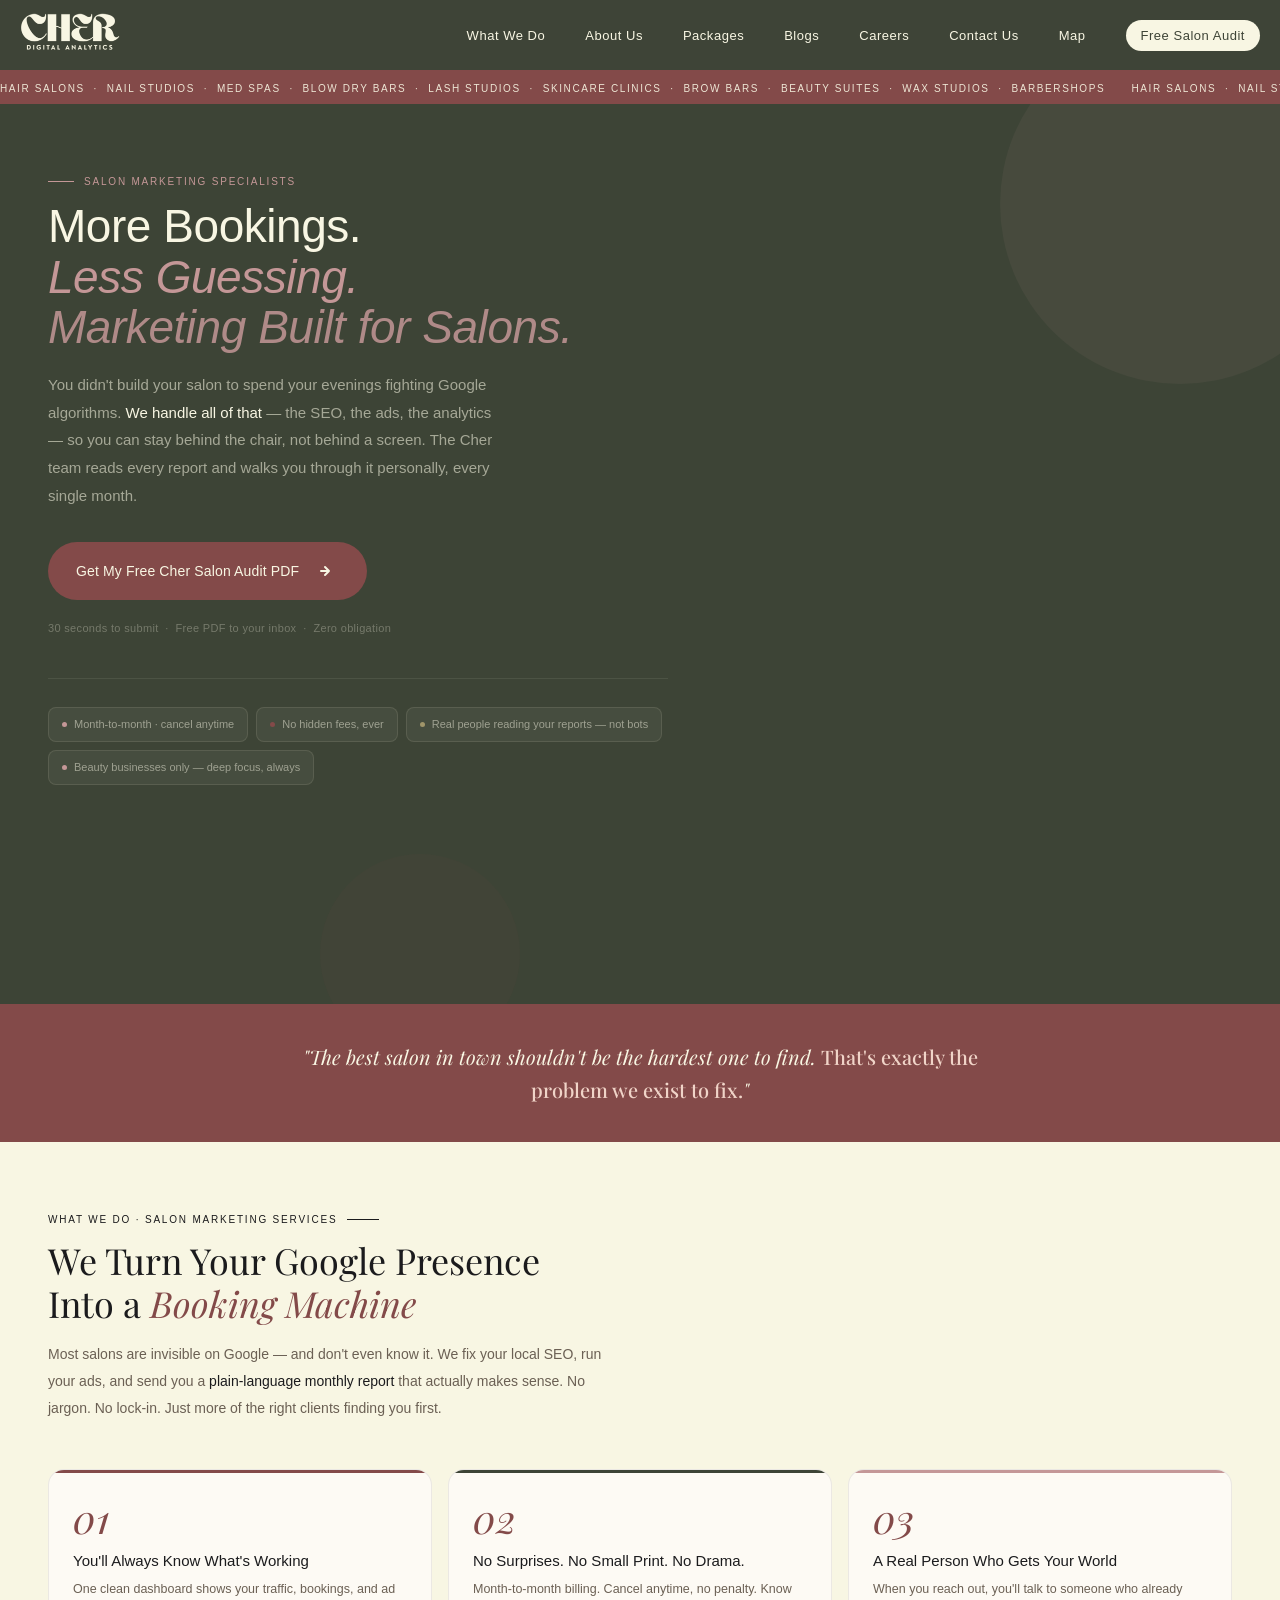
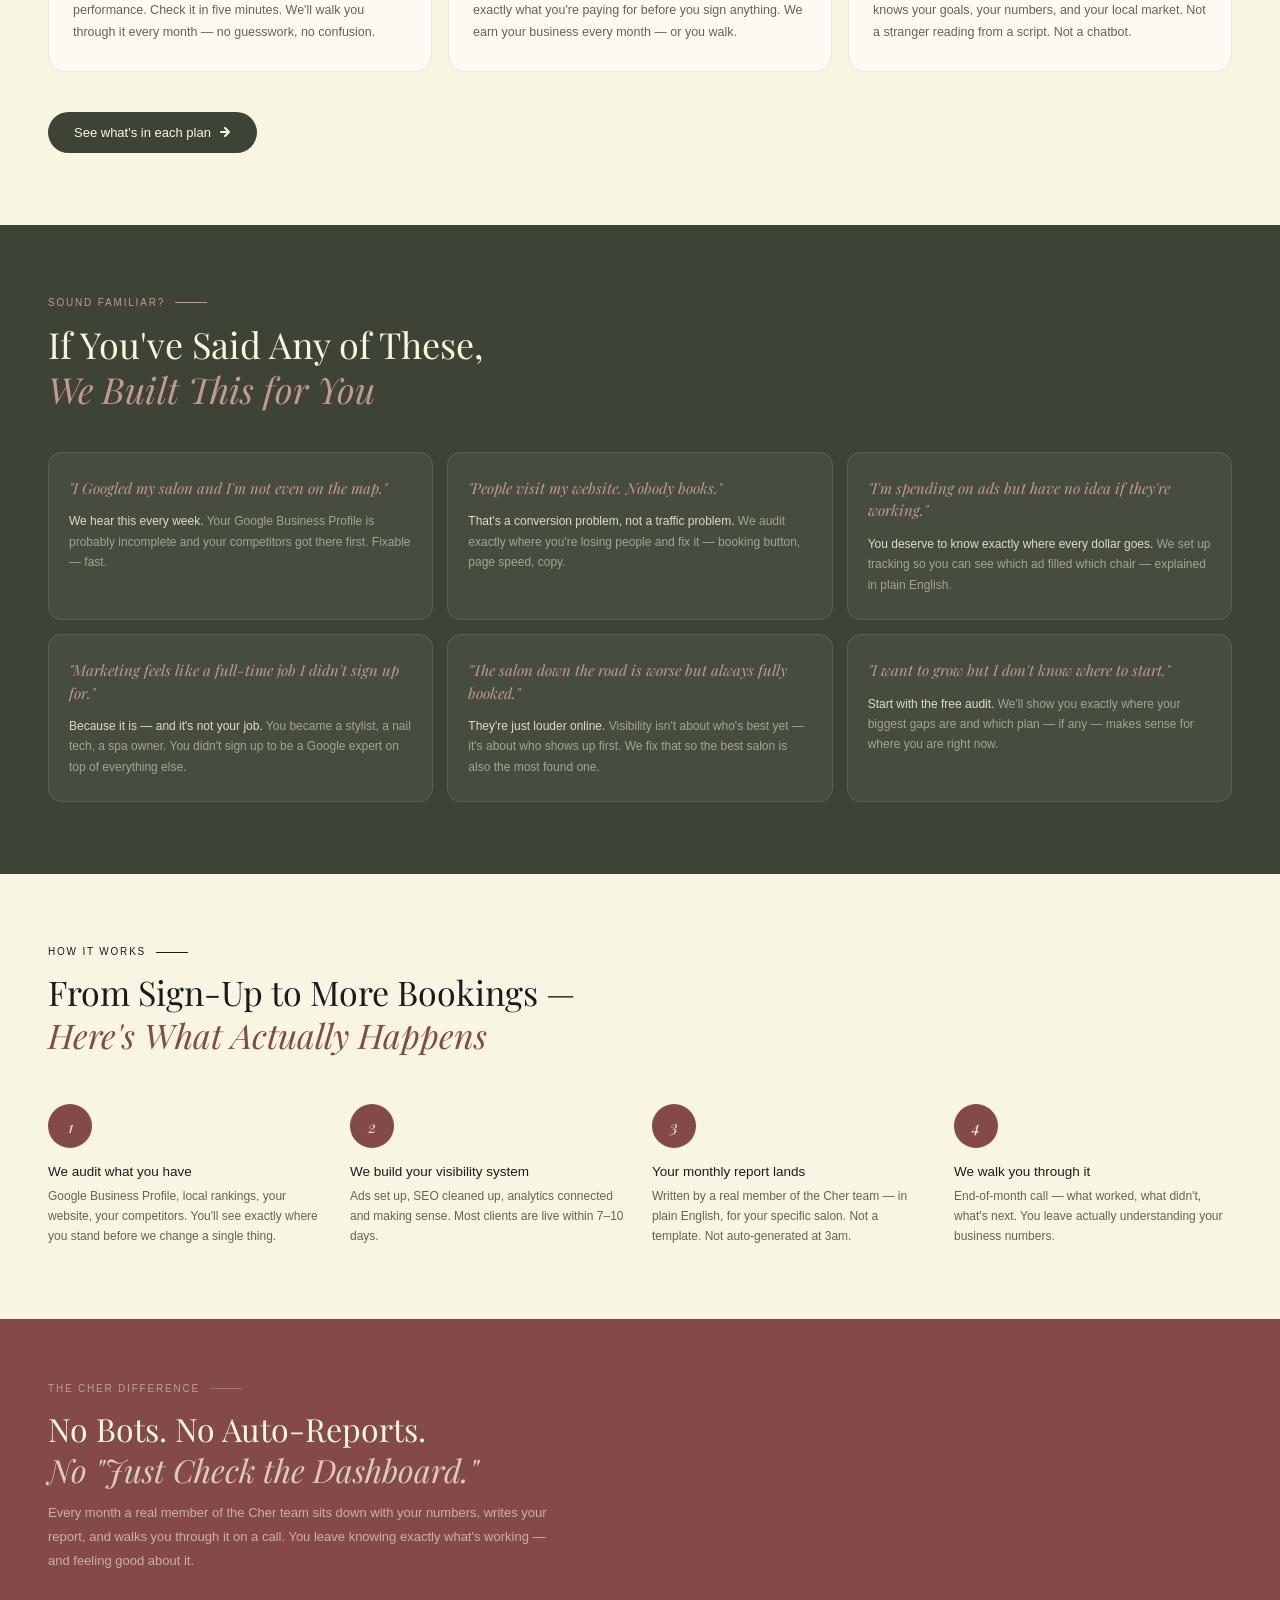
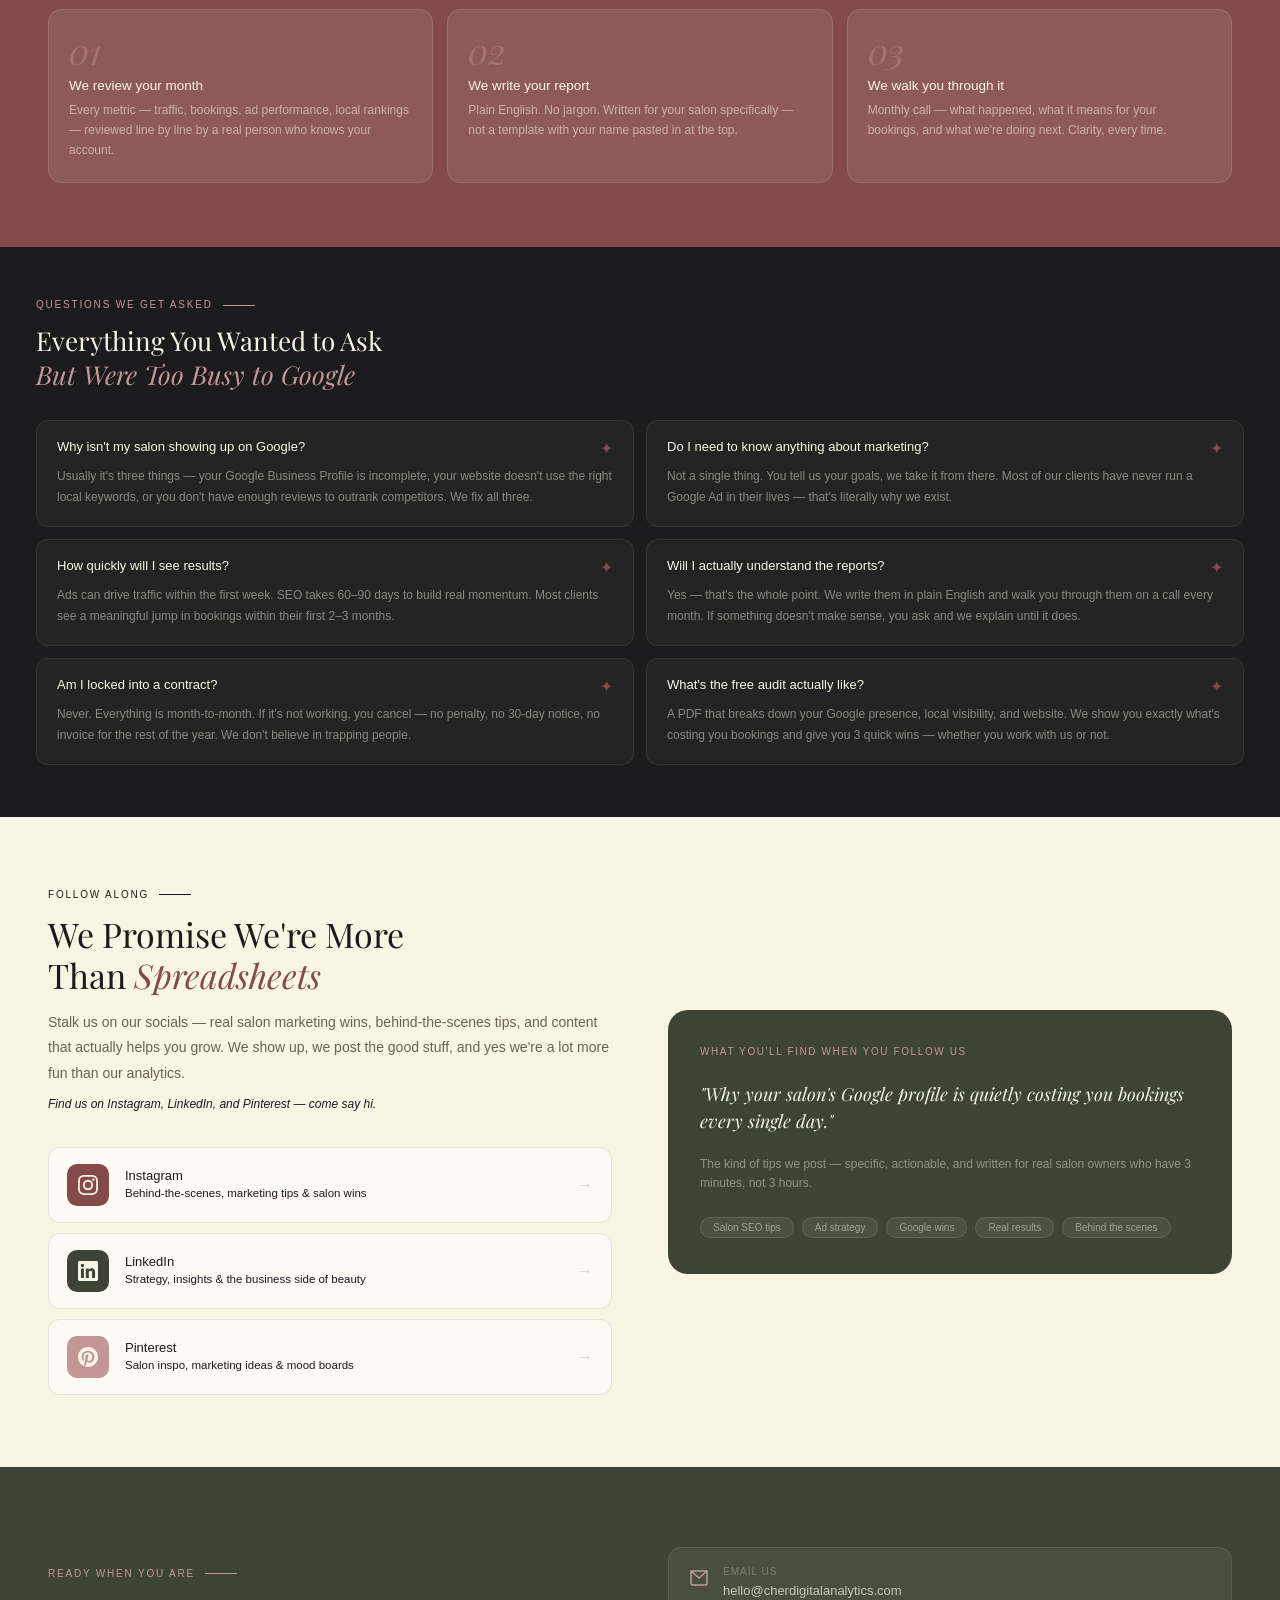
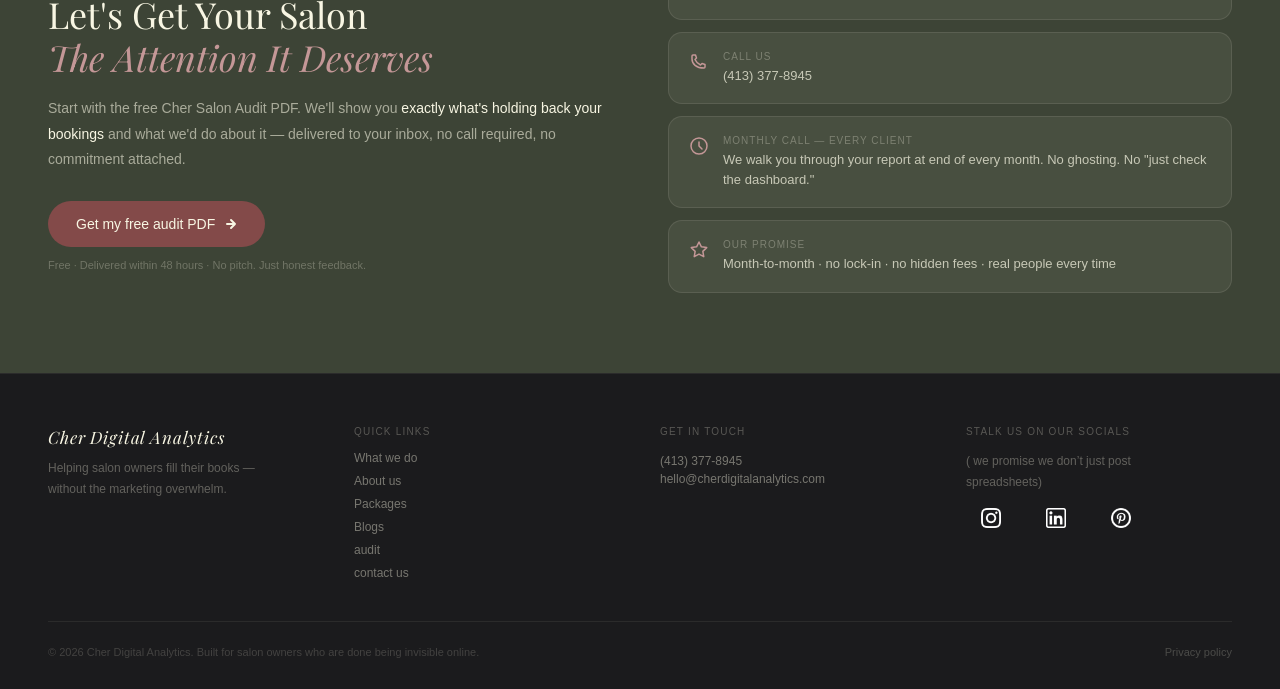
<file: index.html>
<!DOCTYPE html>
<html lang="en">
<head>
<meta charset="UTF-8">
<meta name="viewport" content="width=device-width, initial-scale=1.0">
<title>Cher Digital Analytics | Salon Marketing That Fills Your Books</title>
<meta name="description" content="Salon marketing built for beauty businesses that are done being invisible online. Local SEO, Google ads, and real strategy for hair salons, nail studios and spas.">
<link rel="stylesheet" href="css/styles.css">
 <link rel="shortcut icon" href="images/cher-favicon.png">
</head>
<style>
  /* Page load ayye fraction of second lo menu kanipinchakunda hide chestundi */
  @media (max-width: 1024px) {
    .nav-links { 
      display: none; 
    }
  }
</style>
<body>

<nav class="nav">
  <div class="nav-logo">
    <a href="index.html">
      <img src="images/logo.png" alt="Cher digital anlytics logo">
    </a>
  </div>
  
  <input type="checkbox" id="nav-check">

  <div class="nav-btn">
    <label for="nav-check">
      <span></span>
      <span></span>
      <span></span>
    </label>
  </div>

  <label for="nav-check" class="nav-closer-overlay"></label>
  
  <div class="nav-links">
    <label for="nav-check" class="nav-close-btn">&times;</label>
    
    <a href="comparison_page.html">What We Do</a>
    <a href="about_page_final.html">About Us</a>
    <a href="packages_page_final.html">Packages</a>
    <a href="blog_page_seo.html">Blogs</a>
    <a href="careers_page.html">Careers</a>
    <a href="consultation_page.html">Contact Us</a>
    <a href="directory_page_seo.html">Map</a>
    <a href="free_audit_page.html" class="nav-cta">Free Salon Audit</a>
  </div>
</nav>

<!-- TICKER -->
<div class="ticker-wrap">
  <span class="ticker-inner">
    Hair Salons &nbsp;·&nbsp; Nail Studios &nbsp;·&nbsp; Med Spas &nbsp;·&nbsp; Blow Dry Bars &nbsp;·&nbsp; Lash Studios &nbsp;·&nbsp; Skincare Clinics &nbsp;·&nbsp; Brow Bars &nbsp;·&nbsp; Beauty Suites &nbsp;·&nbsp; Wax Studios &nbsp;·&nbsp; Barbershops &nbsp;&nbsp;&nbsp;&nbsp;
    Hair Salons &nbsp;·&nbsp; Nail Studios &nbsp;·&nbsp; Med Spas &nbsp;·&nbsp; Blow Dry Bars &nbsp;·&nbsp; Lash Studios &nbsp;·&nbsp; Skincare Clinics &nbsp;·&nbsp; Brow Bars &nbsp;·&nbsp; Beauty Suites &nbsp;·&nbsp; Wax Studios &nbsp;·&nbsp; Barbershops &nbsp;&nbsp;&nbsp;&nbsp;
  </span>
</div>

<!-- HERO -->
<section class="hero">
  <div class="hero-circle-1"></div>
  <div class="hero-circle-2"></div>
  <div class="hero-inner">
    <div class="hero-eyebrow"><span class="eyebrow-dash"></span>Salon Marketing Specialists</div>
    <h1>
      More Bookings.<br>
      <em>Less Guessing.</em><br>
      <span class="hero-accent">Marketing Built for Salons.</span>
    </h1>
    <p class="hero-sub">
      You didn't build your salon to spend your evenings fighting Google algorithms. <strong>We handle all of that</strong> — the SEO, the ads, the analytics — so you can stay behind the chair, not behind a screen. The Cher team reads every report and walks you through it personally, every single month.
    </p>
    <div class="cta-group">
      <a href="free_audit_page.html" class="btn-hero">
        Get My Free Cher Salon Audit PDF
        <span class="btn-arr"><svg viewBox="0 0 12 12"><path d="M2 6h8M6 2l4 4-4 4"/></svg></span>
      </a>
      <span class="hero-reassure">30 seconds to submit &nbsp;·&nbsp; Free PDF to your inbox &nbsp;·&nbsp; Zero obligation</span>
    </div>
    <div class="hero-pills">
      <div class="hero-pill"><div class="pill-dot" style="background:var(--rosy)"></div><span>Month-to-month · cancel anytime</span></div>
      <div class="hero-pill"><div class="pill-dot" style="background:var(--cord)"></div><span>No hidden fees, ever</span></div>
      <div class="hero-pill"><div class="pill-dot" style="background:#A0956A"></div><span>Real people reading your reports — not bots</span></div>
      <div class="hero-pill"><div class="pill-dot" style="background:var(--rosy)"></div><span>Beauty businesses only — deep focus, always</span></div>
    </div>
  </div>
</section>

<!-- MANIFESTO -->
<div class="manifesto">
  <p>"The best salon in town shouldn't be the hardest one to find. <strong>That's exactly the problem we exist to fix.</strong>"</p>
</div>

<!-- WHAT WE DO -->
<section class="what-section">
  <div class="s-eyebrow">What we do · Salon Marketing Services</div>
  <h2>We Turn Your Google Presence<br>Into a <em>Booking Machine</em></h2>
  <p class="lead">Most salons are invisible on Google — and don't even know it. We fix your local SEO, run your ads, and send you a <strong>plain-language monthly report</strong> that actually makes sense. No jargon. No lock-in. Just more of the right clients finding you first.</p>
  <div class="features-grid">
    <div class="feat-card c1">
      <div class="feat-num">01</div>
      <h3>You'll Always Know What's Working</h3>
      <p>One clean dashboard shows your traffic, bookings, and ad performance. Check it in five minutes. We'll walk you through it every month — no guesswork, no confusion.</p>
    </div>
    <div class="feat-card c2">
      <div class="feat-num">02</div>
      <h3>No Surprises. No Small Print. No Drama.</h3>
      <p>Month-to-month billing. Cancel anytime, no penalty. Know exactly what you're paying for before you sign anything. We earn your business every month — or you walk.</p>
    </div>
    <div class="feat-card c3">
      <div class="feat-num">03</div>
      <h3>A Real Person Who Gets Your World</h3>
      <p>When you reach out, you'll talk to someone who already knows your goals, your numbers, and your local market. Not a stranger reading from a script. Not a chatbot.</p>
    </div>
  </div>
  <a href="#" class="what-cta">See what's in each plan <svg viewBox="0 0 12 12"><path d="M2 6h8M6 2l4 4-4 4"></path></svg></a>
</section>

<!-- FOR WHO -->
<section class="forwho-section">
  <div class="s-eyebrow">Sound familiar?</div>
  <h2>If You've Said Any of These,<br><em>We Built This for You</em></h2>
  <div class="forwho-grid">
    <div class="forwho-card">
      <div class="forwho-quote">"I Googled my salon and I'm not even on the map."</div>
      <div class="forwho-response"><strong>We hear this every week.</strong> Your Google Business Profile is probably incomplete and your competitors got there first. Fixable — fast.</div>
    </div>
    <div class="forwho-card">
      <div class="forwho-quote">"People visit my website. Nobody books."</div>
      <div class="forwho-response"><strong>That's a conversion problem, not a traffic problem.</strong> We audit exactly where you're losing people and fix it — booking button, page speed, copy.</div>
    </div>
    <div class="forwho-card">
      <div class="forwho-quote">"I'm spending on ads but have no idea if they're working."</div>
      <div class="forwho-response"><strong>You deserve to know exactly where every dollar goes.</strong> We set up tracking so you can see which ad filled which chair — explained in plain English.</div>
    </div>
    <div class="forwho-card">
      <div class="forwho-quote">"Marketing feels like a full-time job I didn't sign up for."</div>
      <div class="forwho-response"><strong>Because it is — and it's not your job.</strong> You became a stylist, a nail tech, a spa owner. You didn't sign up to be a Google expert on top of everything else.</div>
    </div>
    <div class="forwho-card">
      <div class="forwho-quote">"The salon down the road is worse but always fully booked."</div>
      <div class="forwho-response"><strong>They're just louder online.</strong> Visibility isn't about who's best yet — it's about who shows up first. We fix that so the best salon is also the most found one.</div>
    </div>
    <div class="forwho-card">
      <div class="forwho-quote">"I want to grow but I don't know where to start."</div>
      <div class="forwho-response"><strong>Start with the free audit.</strong> We'll show you exactly where your biggest gaps are and which plan — if any — makes sense for where you are right now.</div>
    </div>
  </div>
</section>

<!-- PROCESS -->
<section class="main-process-section">
  <div class="s-eyebrow">How it works</div>
  <h2>From Sign-Up to More Bookings —<br><em>Here's What Actually Happens</em></h2>
  <div class="main-process-steps">
    <div class="main-process-step">
      <div class="main-step-bubble">1</div>
      <h4>We audit what you have</h4>
      <p>Google Business Profile, local rankings, your website, your competitors. You'll see exactly where you stand before we change a single thing.</p>
    </div>
    <div class="main-process-step">
      <div class="main-step-bubble">2</div>
      <h4>We build your visibility system</h4>
      <p>Ads set up, SEO cleaned up, analytics connected and making sense. Most clients are live within 7–10 days.</p>
    </div>
    <div class="main-process-step">
      <div class="main-step-bubble">3</div>
      <h4>Your monthly report lands</h4>
      <p>Written by a real member of the Cher team — in plain English, for your specific salon. Not a template. Not auto-generated at 3am.</p>
    </div>
    <div class="main-process-step">
      <div class="main-step-bubble">4</div>
      <h4>We walk you through it</h4>
      <p>End-of-month call — what worked, what didn't, what's next. You leave actually understanding your business numbers.</p>
    </div>
  </div>
</section>

<!-- PROOF -->
<section class="proof-section">
  <div class="s-eyebrow">The Cher difference</div>
  <h2>No Bots. No Auto-Reports.<br><em>No "Just Check the Dashboard."</em></h2>
  <p class="proof-sub">Every month a real member of the Cher team sits down with your numbers, writes your report, and walks you through it on a call. You leave knowing exactly what's working — and feeling good about it.</p>
  <div class="proof-grid">
    <div class="proof-card">
      <div class="proof-num">01</div>
      <h4>We review your month</h4>
      <p>Every metric — traffic, bookings, ad performance, local rankings — reviewed line by line by a real person who knows your account.</p>
    </div>
    <div class="proof-card">
      <div class="proof-num">02</div>
      <h4>We write your report</h4>
      <p>Plain English. No jargon. Written for your salon specifically — not a template with your name pasted in at the top.</p>
    </div>
    <div class="proof-card">
      <div class="proof-num">03</div>
      <h4>We walk you through it</h4>
      <p>Monthly call — what happened, what it means for your bookings, and what we're doing next. Clarity, every time.</p>
    </div>
  </div>
</section>

<!-- FAQ -->
<section class="faq-section">
  <div class="s-eyebrow">Questions we get asked</div>
  <h2>Everything You Wanted to Ask<br><em>But Were Too Busy to Google</em></h2>
  <div class="faq-grid">
    <div class="faq-item">
      <div class="faq-q">Why isn't my salon showing up on Google? <span class="faq-icon">✦</span></div>
      <div class="faq-a">Usually it's three things — your Google Business Profile is incomplete, your website doesn't use the right local keywords, or you don't have enough reviews to outrank competitors. We fix all three.</div>
    </div>
    <div class="faq-item">
      <div class="faq-q">Do I need to know anything about marketing? <span class="faq-icon">✦</span></div>
      <div class="faq-a">Not a single thing. You tell us your goals, we take it from there. Most of our clients have never run a Google Ad in their lives — that's literally why we exist.</div>
    </div>
    <div class="faq-item">
      <div class="faq-q">How quickly will I see results? <span class="faq-icon">✦</span></div>
      <div class="faq-a">Ads can drive traffic within the first week. SEO takes 60–90 days to build real momentum. Most clients see a meaningful jump in bookings within their first 2–3 months.</div>
    </div>
    <div class="faq-item">
      <div class="faq-q">Will I actually understand the reports? <span class="faq-icon">✦</span></div>
      <div class="faq-a">Yes — that's the whole point. We write them in plain English and walk you through them on a call every month. If something doesn't make sense, you ask and we explain until it does.</div>
    </div>
    <div class="faq-item">
      <div class="faq-q">Am I locked into a contract? <span class="faq-icon">✦</span></div>
      <div class="faq-a">Never. Everything is month-to-month. If it's not working, you cancel — no penalty, no 30-day notice, no invoice for the rest of the year. We don't believe in trapping people.</div>
    </div>
    <div class="faq-item">
      <div class="faq-q">What's the free audit actually like? <span class="faq-icon">✦</span></div>
      <div class="faq-a">A PDF that breaks down your Google presence, local visibility, and website. We show you exactly what's costing you bookings and give you 3 quick wins — whether you work with us or not.</div>
    </div>
  </div>
</section>

<!-- SOCIALS — REDESIGNED -->
<section class="socials-section">
  <div class="socials-inner">
    <div class="socials-left">
      <div class="s-eyebrow">Follow along</div>
      <h2>We Promise We're More<br>Than <em>Spreadsheets</em></h2>
      <p>Stalk us on our socials — real salon marketing wins, behind-the-scenes tips, and content that actually helps you grow. We show up, we post the good stuff, and yes we're a lot more fun than our analytics.</p>
      <p class="sub-note">Find us on Instagram, LinkedIn, and Pinterest — come say hi.</p>
      <div class="social-cards">
        <a href="https://www.instagram.com/cherdigitalanalytics?igsh=MTZ5dWk3Z3cyOTZ6NA%3D%3D&utm_source=qr" target="_blank" class="social-card">
          <div class="social-icon" style="background:var(--cord);">
            <svg viewBox="0 0 24 24"><path d="M12 2.163c3.204 0 3.584.012 4.85.07 3.252.148 4.771 1.691 4.919 4.919.058 1.265.069 1.645.069 4.849 0 3.205-.012 3.584-.069 4.849-.149 3.225-1.664 4.771-4.919 4.919-1.266.058-1.644.07-4.85.07-3.204 0-3.584-.012-4.849-.07-3.26-.149-4.771-1.699-4.919-4.92-.058-1.265-.07-1.644-.07-4.849 0-3.204.013-3.583.07-4.849.149-3.227 1.664-4.771 4.919-4.919 1.266-.057 1.645-.069 4.849-.069zM12 0C8.741 0 8.333.014 7.053.072 2.695.272.273 2.69.073 7.052.014 8.333 0 8.741 0 12c0 3.259.014 3.668.072 4.948.2 4.358 2.618 6.78 6.98 6.98C8.333 23.986 8.741 24 12 24c3.259 0 3.668-.014 4.948-.072 4.354-.2 6.782-2.618 6.979-6.98.059-1.28.073-1.689.073-4.948 0-3.259-.014-3.667-.072-4.947-.196-4.354-2.617-6.78-6.979-6.98C15.668.014 15.259 0 12 0zm0 5.838a6.162 6.162 0 100 12.324 6.162 6.162 0 000-12.324zM12 16a4 4 0 110-8 4 4 0 010 8zm6.406-11.845a1.44 1.44 0 100 2.881 1.44 1.44 0 000-2.881z"/></svg>
          </div>
          <div class="social-card-text">
            <div class="social-card-name">Instagram</div>
            <div class="social-card-desc">Behind-the-scenes, marketing tips & salon wins</div>
          </div>
          <div class="social-card-arrow">→</div>
        </a>
        <a href="https://www.linkedin.com/company/cherdigitalanalytics/posts/?feedView=all" target="_blank" class="social-card">
          <div class="social-icon" style="background:var(--olive);">
            <svg viewBox="0 0 24 24"><path d="M20.447 20.452h-3.554v-5.569c0-1.328-.027-3.037-1.852-3.037-1.853 0-2.136 1.445-2.136 2.939v5.667H9.351V9h3.414v1.561h.046c.477-.9 1.637-1.85 3.37-1.85 3.601 0 4.267 2.37 4.267 5.455v6.286zM5.337 7.433a2.062 2.062 0 01-2.063-2.065 2.064 2.064 0 112.063 2.065zm1.782 13.019H3.555V9h3.564v11.452zM22.225 0H1.771C.792 0 0 .774 0 1.729v20.542C0 23.227.792 24 1.771 24h20.451C23.2 24 24 23.227 24 22.271V1.729C24 .774 23.2 0 22.222 0h.003z"/></svg>
          </div>
          <div class="social-card-text">
            <div class="social-card-name">LinkedIn</div>
            <div class="social-card-desc">Strategy, insights & the business side of beauty</div>
          </div>
          <div class="social-card-arrow">→</div>
        </a>
        <a href="https://www.pinterest.com/cherdigitalanalytics/?invite_code=0a62898b98db44f68b26e4aa1400467b&sender=592505032134619650" target="_blank" class="social-card">
          <div class="social-icon" style="background:var(--rosy);">
            <svg viewBox="0 0 24 24" fill="var(--ivory)"><path d="M12 0C5.373 0 0 5.373 0 12c0 5.084 3.163 9.426 7.627 11.174-.105-.949-.2-2.405.042-3.441.218-.937 1.407-5.965 1.407-5.965s-.359-.719-.359-1.782c0-1.668.967-2.914 2.171-2.914 1.023 0 1.518.769 1.518 1.69 0 1.029-.655 2.568-.994 3.995-.283 1.194.599 2.169 1.777 2.169 2.133 0 3.772-2.249 3.772-5.495 0-2.873-2.064-4.882-5.012-4.882-3.414 0-5.418 2.561-5.418 5.207 0 1.031.397 2.138.893 2.738a.36.36 0 01.083.345l-.333 1.36c-.053.22-.174.267-.402.161-1.499-.698-2.436-2.889-2.436-4.649 0-3.785 2.75-7.262 7.929-7.262 4.163 0 7.398 2.967 7.398 6.931 0 4.136-2.607 7.464-6.227 7.464-1.216 0-2.359-.632-2.75-1.378l-.748 2.853c-.271 1.043-1.002 2.35-1.492 3.146C9.57 23.812 10.763 24 12 24c6.627 0 12-5.373 12-12S18.627 0 12 0z"/></svg>
          </div>
          <div class="social-card-text">
            <div class="social-card-name">Pinterest</div>
            <div class="social-card-desc">Salon inspo, marketing ideas & mood boards</div>
          </div>
          <div class="social-card-arrow">→</div>
        </a>
      </div>
    </div>
    <div class="socials-right">
      <div class="socials-right-label">What you'll find when you follow us</div>
      <div class="social-preview-quote">"Why your salon's Google profile is quietly costing you bookings every single day."</div>
      <div class="social-preview-sub">The kind of tips we post — specific, actionable, and written for real salon owners who have 3 minutes, not 3 hours.</div>
      <div class="social-preview-pills">
        <span class="social-preview-pill">Salon SEO tips</span>
        <span class="social-preview-pill">Ad strategy</span>
        <span class="social-preview-pill">Google wins</span>
        <span class="social-preview-pill">Real results</span>
        <span class="social-preview-pill">Behind the scenes</span>
      </div>
    </div>
  </div>
</section>

<!-- CONTACT -->
<section class="contact-section">
  <div class="contact-inner">
    <div class="contact-left">
      <div class="s-eyebrow">Ready when you are</div>
      <h2>Let's Get Your Salon<br><em>The Attention It Deserves</em></h2>
      <p>Start with the free Cher Salon Audit PDF. We'll show you <strong>exactly what's holding back your bookings</strong> and what we'd do about it — delivered to your inbox, no call required, no commitment attached.</p>
      <a href="free_audit_page.html" class="btn-contact">Get my free audit PDF <svg viewBox="0 0 12 12"><path d="M2 6h8M6 2l4 4-4 4"></path></svg> </a>
      <div class="contact-reassure">Free · Delivered within 48 hours · No pitch. Just honest feedback.</div>
    </div>
    <div class="contact-right">
      <div class="contact-card">
        <svg viewBox="0 0 20 20"><path d="M2 4l8 7 8-7M2 4h16v12a2 2 0 01-2 2H4a2 2 0 01-2-2V4z"/></svg>
        <div><div class="cc-label">Email us</div><div class="cc-val">hello@cherdigitalanalytics.com</div></div>
      </div>
      <div class="contact-card">
        <svg viewBox="0 0 20 20"><path d="M3 4a1 1 0 011-1h2.5l1 3-1.5 1.5a11 11 0 005.5 5.5L13 11.5l3 1V15a1 1 0 01-1 1C7.163 16 3 11.837 3 7V4z"/></svg>
        <div><div class="cc-label">Call us</div><div class="cc-val">(413) 377-8945</div></div>
      </div>
      <div class="contact-card">
        <svg viewBox="0 0 20 20"><circle cx="10" cy="10" r="8"/><path d="M10 6v4l3 3"/></svg>
        <div><div class="cc-label">Monthly call — every client</div><div class="cc-val">We walk you through your report at end of every month. No ghosting. No "just check the dashboard."</div></div>
      </div>
      <div class="contact-card">
        <svg viewBox="0 0 20 20"><path d="M10 2l2.4 4.8 5.3.8-3.85 3.75.91 5.3L10 14.1l-4.76 2.55.91-5.3L2.3 7.6l5.3-.8z"/></svg>
        <div><div class="cc-label">Our promise</div><div class="cc-val">Month-to-month · no lock-in · no hidden fees · real people every time</div></div>
      </div>
    </div>
  </div>
</section>

<!-- FOOTER -->
<footer class="footer">
  <div class="footer-top">
    <div class="footer-brand">
      <div class="footer-logo">Cher Digital Analytics</div>
      <p>Helping salon owners fill their books — without the marketing overwhelm.</p>
    </div>
    <div>
      <div class="footer-col-label">Quick links</div>
      <a class="footer-link" href="comparison_page.html">What we do</a>
      <a class="footer-link" href="about_page_final.html">About us</a>
      <a class="footer-link" href="packages_page_final.html">Packages</a>
      <a class="footer-link" href="blog_page_seo.html">Blogs</a>
      <a class="footer-link" href="free_audit_page.html">audit</a>
      <!-- <a class="footer-link" href="careers_page.html">career</a> -->
       <!-- <a class="footer-link" href="directory_page_seo.html">Map</a> -->
      <a class="footer-link" href="consultation_page.html">contact us</a>

    </div>
    <div>
       <div class="footer-col-label">Get in touch</div>
      <div class="footer-contact-item"><a href="tel:+(413) 377-8945">(413) 377-8945</a></div>
      <div class="footer-contact-item"><a href="mailto:hello@cherdigitalanalytics.com">hello@cherdigitalanalytics.com</a></div>
    </div>
    <div>
       <div class="footer-col-label">Stalk us on our socials</div>
       <p class="footer-text">( we promise we don’t just post spreadsheets)</p>
      <div class="icons social">
        <a href="https://www.instagram.com/cherdigitalanalytics?igsh=MTZ5dWk3Z3cyOTZ6NA%3D%3D&amp;utm_source=qr"><img src="images/instagram.png" alt="salon-marketing-instagram"></a>
        <a href="https://www.linkedin.com/company/cherdigitalanalytics/?viewAsMember=true"><img src="images/linkedin.png" alt="salon-marketing-linkedin"></a>
        <a href="https://www.pinterest.com/cherdigitalanalytics/?invite_code=0a62898b98db44f68b26e4aa1400467b&amp;sender=592505032134619650"><img src="images/pinterest.png" alt="salon-marketing-pinterest"></a>
      </div>
      
    </div>
  </div>
  <div class="footer-bottom">
    <p>© 2026 Cher Digital Analytics. Built for salon owners who are done being invisible online.</p>
    <a class="footer-privacy" href="privacy.html">Privacy policy</a>
  </div>
</footer>

<div class="overlay" id="overlay" role="dialog" aria-modal="true" aria-labelledby="popup-heading">
  <div class="popup">

    <!-- TICKER -->
    <div class="ticker" aria-hidden="true">
      <div class="ticker-track">
        <span>Cher Weekly</span><span class="acc">✦</span>
        <span>Free Salon Marketing Newsletter</span><span class="acc">✦</span>
        <span>2,000+ Salon Owners</span><span class="acc">✦</span>
        <span>Local SEO · Google Ads · Analytics</span><span class="acc">✦</span>
        <span>Every Wednesday</span><span class="acc">✦</span>
        <!-- duplicate for loop -->
        <span>Cher Weekly</span><span class="acc">✦</span>
        <span>Free Salon Marketing Newsletter</span><span class="acc">✦</span>
        <span>2,000+ Salon Owners</span><span class="acc">✦</span>
        <span>Local SEO · Google Ads · Analytics</span><span class="acc">✦</span>
        <span>Every Wednesday</span><span class="acc">✦</span>
      </div>
    </div>

    <!-- CLOSE -->
    <button class="close-btn" id="closeBtn" aria-label="Close popup">✕</button>

    <!-- BODY -->
    <div class="popup-body">

      <!-- LEFT -->
      <div class="left" aria-hidden="true">
        <div>
          <div class="left-tag">Free weekly</div>
          <h2><em>Cher</em>Weekly.</h2>
          <p class="left-sub">Marketing intelligence<br>for beauty businesses.<br>Zero jargon.</p>
        </div>
        <div>
          <div class="proof-pill">
            <span class="proof-num">2,000+</span>
            <span class="proof-label">Salon owners subscribed</span>
          </div>
          <div class="avatars">
            <span>A</span><span>M</span><span>S</span><span>R</span>
            <span class="more">+1.9k</span>
          </div>
        </div>
      </div>

      <!-- RIGHT -->
      <div class="right">
        <div id="formState" style="display:flex;flex-direction:column;justify-content:space-between;height:100%">
          <div>
            <p class="eyebrow">Join the list</p>
            <h3 id="popup-heading">Your salon needs<br><strong>smarter marketing.</strong></h3>
            <ul class="perks">
              <li><span class="dot"></span>Weekly local SEO tips that drive real foot traffic</li>
              <li><span class="dot c"></span>Google & Meta Ads strategies for beauty owners</li>
              <li><span class="dot o"></span>AI insights & analytics — simplified, actionable</li>
              <li><span class="dot"></span>Real case studies from salons just like yours</li>
            </ul>
          </div>
          <div>
            <div class="form-row">
              <div class="f"><input type="text" id="nameInput" placeholder="First name" autocomplete="given-name" aria-label="First name"></div>
              <div class="f"><input type="text" id="salonInput" placeholder="Salon name" aria-label="Salon name"></div>
              <div class="f full"><input type="email" id="emailInput" placeholder="Email address" autocomplete="email" aria-label="Email address"></div>
            </div>
            <button class="cta" onclick="handleSubmit()">
              <span>Join 2,000+ Salon Owners</span><span class="arr">→</span>
            </button>
            <p class="fine">Free forever · No spam · Unsubscribe anytime</p>
          </div>
        </div>

        <!-- SUCCESS -->
        <div class="success" id="successState">
          <div class="s-icon">✦</div>
          <h4>You're in the club!</h4>
          <p>Welcome to Cher Weekly.<br>Check your inbox — your first issue<br>drops this Wednesday.</p>
        </div>
      </div>

    </div>

    <!-- BOTTOM BAR -->
    <div class="bar" aria-hidden="true">
      <span class="bar-l">cherdigitalanalytics.com · Austin, TX</span>
      <div class="dots">
        <div class="di on"></div><div class="di"></div><div class="di"></div>
      </div>
    </div>

  </div>
</div>
<script>
  // Page load trigger 
  window.addEventListener('load', function() {
    
    
    // ---  line delete  (localStorage.clear()) ---
    // localStorage.removeItem('cherWeeklyPopup'); 

    // console.log("Script start ayindi... 5 seconds aagandi.");

    // 5 Seconds wait chestundi
    setTimeout(function() {
      // 1.  (ID: overlay)
      var overlay = document.getElementById('overlay');
      
      if (overlay) {
        // 2. CSS  force 
        overlay.style.display = 'flex'; 
        overlay.style.visibility = 'visible';
        overlay.style.opacity = '1';
        overlay.style.zIndex = '9999999'; 
        
        console.log("Popup screen meeda ki vachindi!");
        
        
        // localStorage.setItem('cherWeeklyPopup', 'true'); 
      } else {
        
        console.error("ERROR: 'overlay'");
      }
    }, 3000); // 5000 = 5 seconds
  });

  // Close Button Logic
  document.getElementById('closeBtn').addEventListener('click', function() {
    document.getElementById('overlay').style.display = 'none';
  });
  

// nav menu
  document.addEventListener("DOMContentLoaded", () => {
  const checkbox = document.getElementById("nav-check");
  const overlay = document.querySelector(".nav-closer-overlay");

  if (overlay) {
    overlay.addEventListener("click", () => {
      checkbox.checked = false; // Overlay click chesthe checkbox off chey
    });
  }
});

  // Edaina link click chesina ventane menu close avali (Single page links ki idi useful)
  const navLinks = document.querySelectorAll(".nav-links a");
  navLinks.forEach(link => {
    link.addEventListener("click", () => {
      navCheck.checked = false;
    });
  });;


</script>
</body>
</html>
</file>
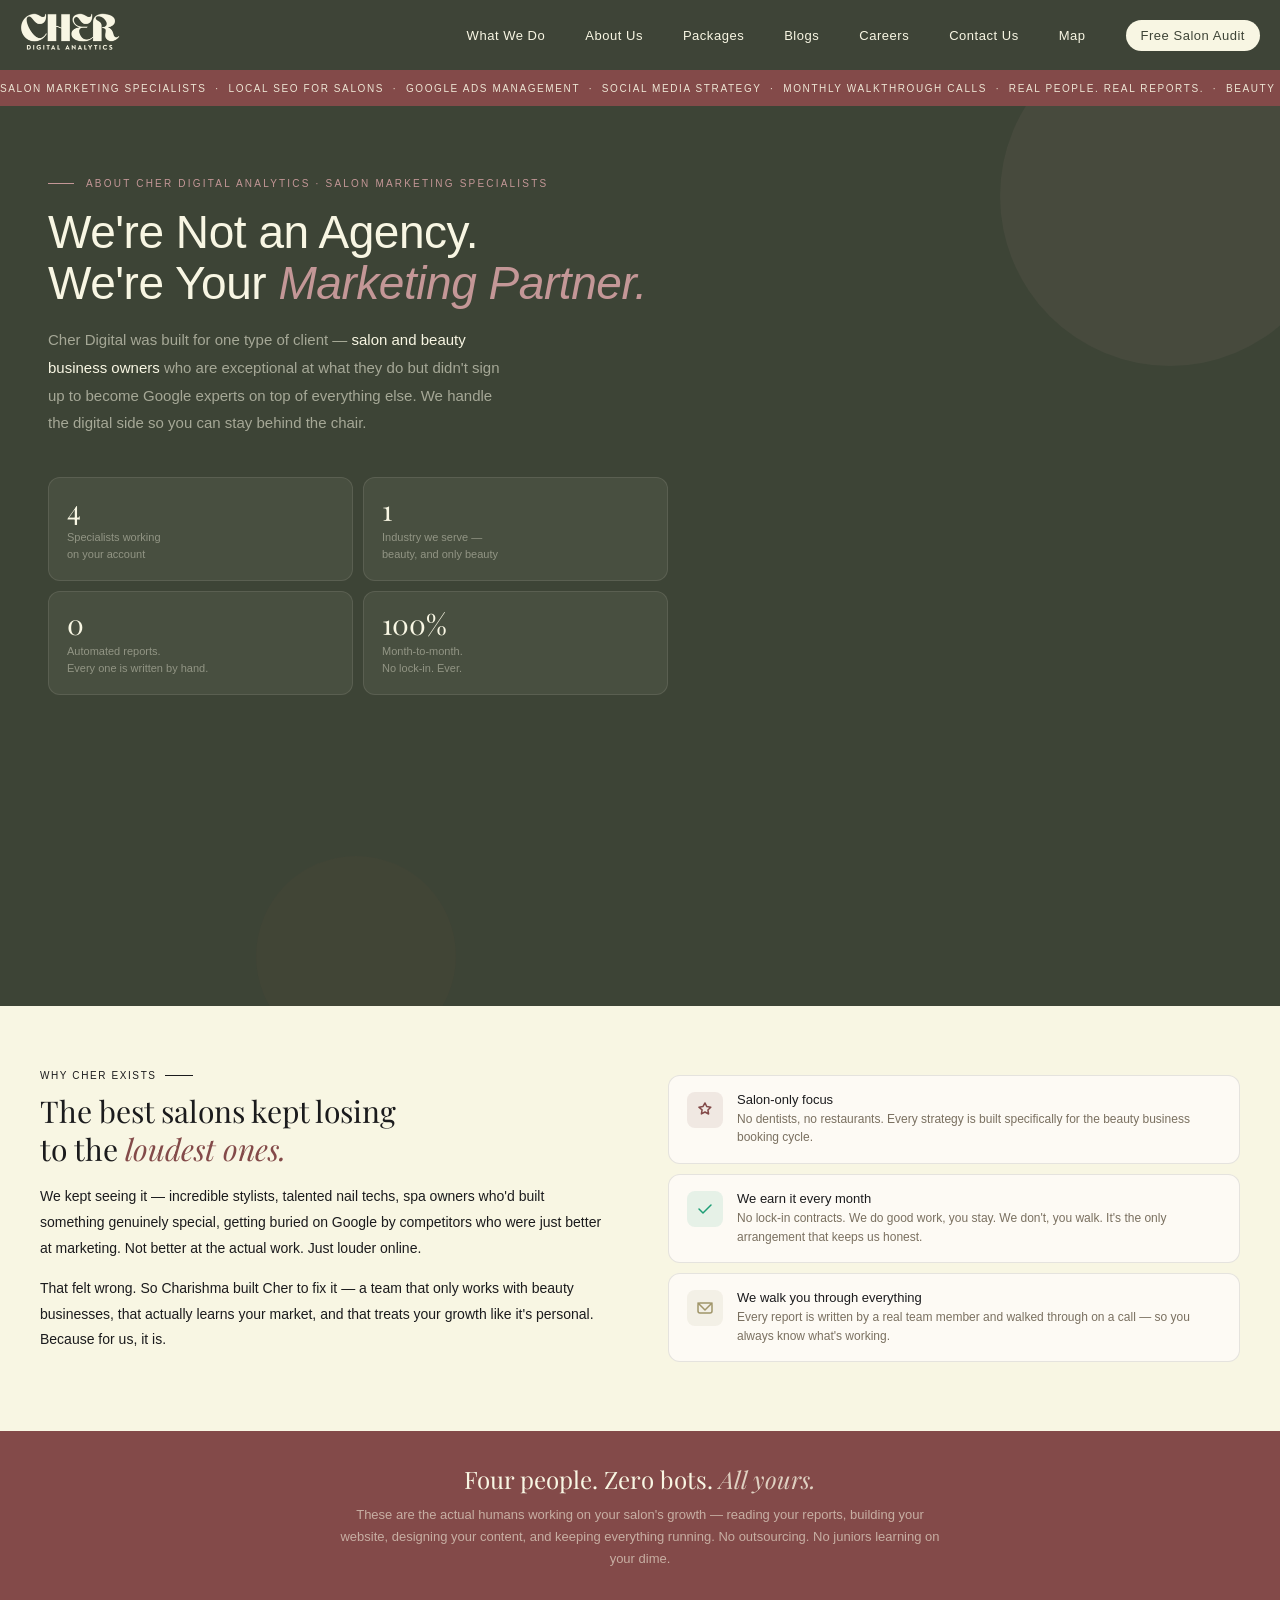
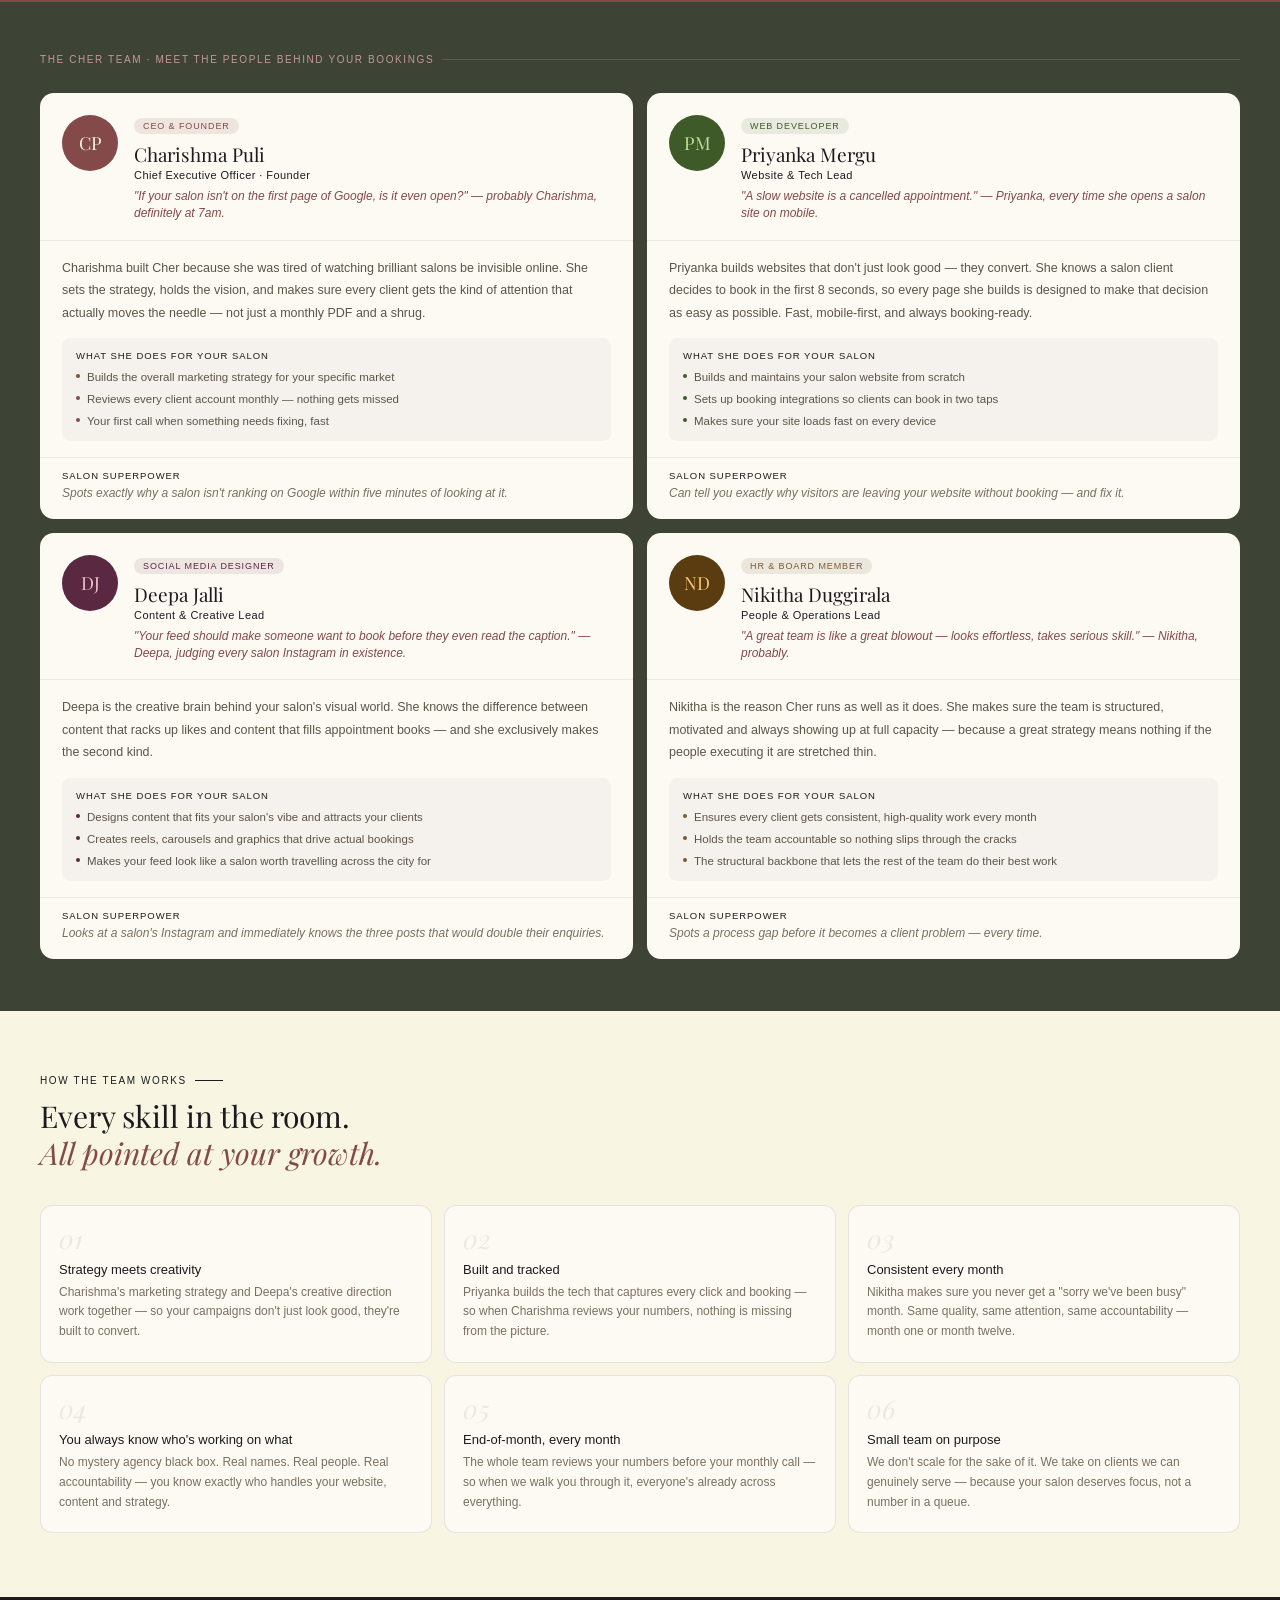
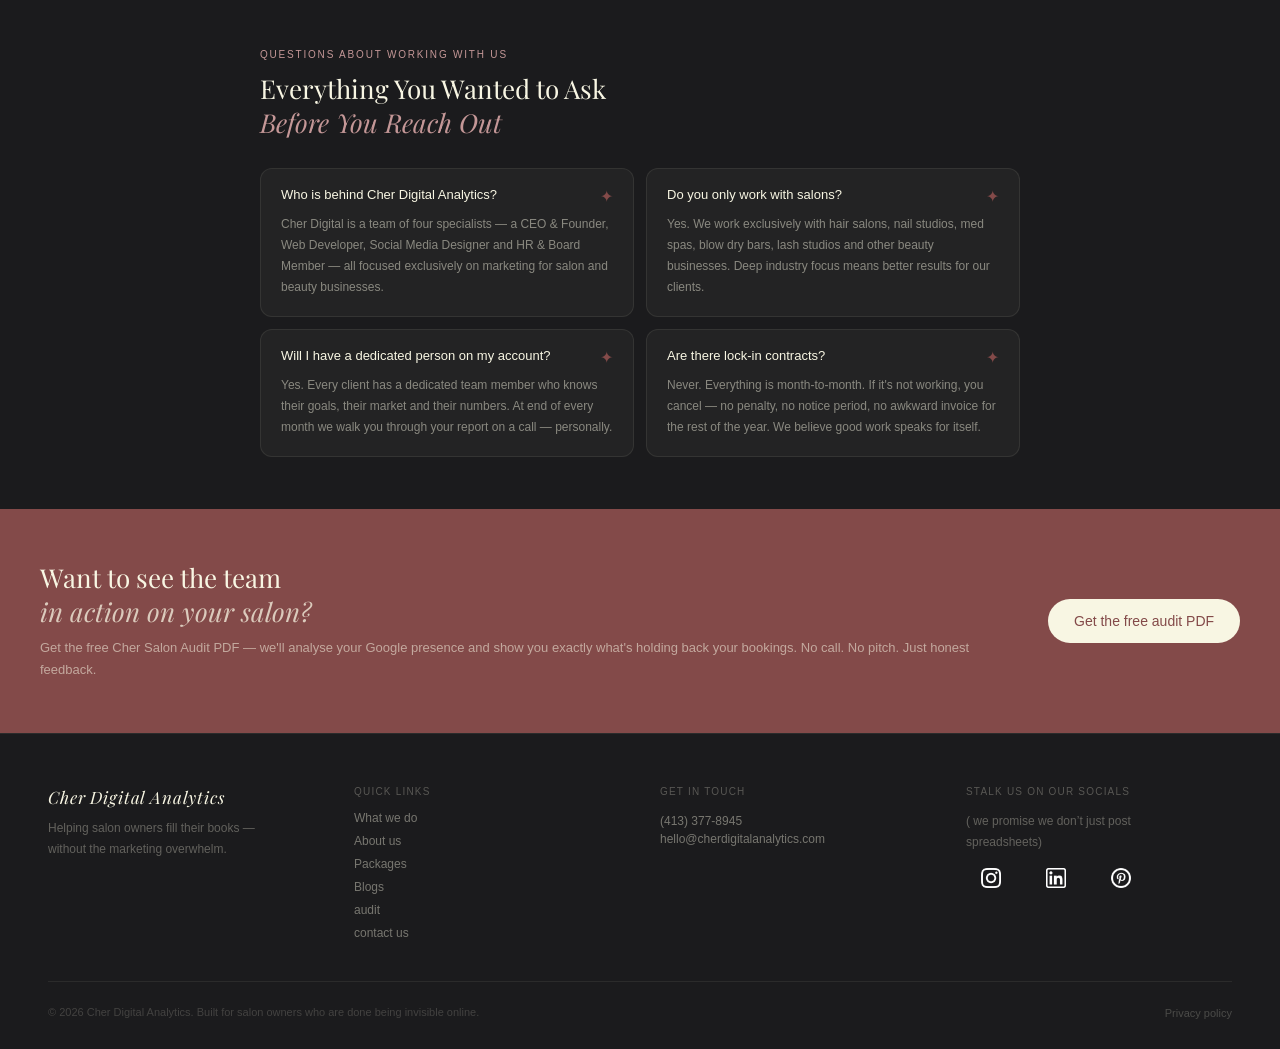
<file: about_page_final.html>
<!DOCTYPE html>
<html lang="en">
<head>
<meta charset="UTF-8">
<meta name="viewport" content="width=device-width, initial-scale=1.0">

<title>Meet the Cher Digital Team | Salon Marketing Specialists — Cher Digital Analytics</title>
<meta name="description" content="Meet the real people behind Cher Digital Analytics — the salon marketing specialists who read every report, write every strategy, and walk you through your results every month.">
<meta name="keywords" content="Cher Digital Analytics team, salon marketing specialists, beauty business marketing experts, Charishma Puli, salon SEO team, digital marketing for salons">
<link rel="canonical" href="https://cherdigitalanalytics.com/about">
<link rel="shortcut icon" href="images/cher-favicon.png">
<link rel="stylesheet" href="css/styles.css">
<meta name="robots" content="index, follow">
<meta name="author" content="Cher Digital Analytics">

<meta property="og:title" content="Meet the Cher Digital Team | Salon Marketing Specialists">
<meta property="og:description" content="Four specialists. One focus. Your salon's growth. Meet the real people behind every report, strategy, and monthly walkthrough call.">
<meta property="og:type" content="website">
<meta property="og:url" content="https://cherdigitalanalytics.com/about">
<meta property="og:site_name" content="Cher Digital Analytics">

<meta name="twitter:card" content="summary_large_image">
<meta name="twitter:title" content="Meet the Cher Digital Team">
<meta name="twitter:description" content="Four specialists. One focus. Your salon's growth.">

<script type="application/ld+json">
{
  "@context": "https://schema.org",
  "@graph": [
    {
      "@type": "AboutPage",
      "@id": "https://cherdigitalanalytics.com/about",
      "name": "Meet the Cher Digital Team — Salon Marketing Specialists",
      "description": "The team page for Cher Digital Analytics, a salon marketing agency specialising in local SEO, Google Ads, and digital strategy for beauty businesses.",
      "url": "https://cherdigitalanalytics.com/about",
      "inLanguage": "en-US",
      "publisher": {
        "@type": "Organization",
        "name": "Cher Digital Analytics",
        "url": "https://cherdigitalanalytics.com",
        "logo": { "@type": "ImageObject", "url": "https://cherdigitalanalytics.com/logo.png" },
        "contactPoint": {
          "@type": "ContactPoint",
          "telephone": "+1-413-377-8945",
          "email": "hello@cherdigitalanalytics.com",
          "contactType": "customer service"
        },
        "sameAs": [
          "https://www.instagram.com/cherdigitalanalytics",
          "https://www.linkedin.com/company/cherdigitalanalytics",
          "https://www.pinterest.com/cherdigitalanalytics"
        ]
      }
    },
    {
      "@type": "BreadcrumbList",
      "itemListElement": [
        { "@type": "ListItem", "position": 1, "name": "Home", "item": "https://cherdigitalanalytics.com" },
        { "@type": "ListItem", "position": 2, "name": "About Us", "item": "https://cherdigitalanalytics.com/about" }
      ]
    },
    {
      "@type": "Organization",
      "@id": "https://cherdigitalanalytics.com/#organization",
      "name": "Cher Digital Analytics",
      "url": "https://cherdigitalanalytics.com",
      "description": "Salon marketing agency specialising in local SEO, Google Ads, social media and analytics for hair salons, nail studios, med spas and beauty businesses.",
      "foundingDate": "2024",
      "numberOfEmployees": { "@type": "QuantitativeValue", "value": 4 },
      "knowsAbout": ["Salon Marketing", "Local SEO", "Google Ads", "Social Media Marketing", "Beauty Business Marketing", "Salon Analytics"],
      "areaServed": { "@type": "Country", "name": "United States" },
      "telephone": "+1-413-377-8945",
      "email": "hello@cherdigitalanalytics.com"
    },
    {
      "@type": "Person",
      "@id": "https://cherdigitalanalytics.com/about#charishma",
      "name": "Charishma Puli",
      "jobTitle": "CEO & Founder",
      "worksFor": { "@type": "Organization", "name": "Cher Digital Analytics" },
      "description": "Founder of Cher Digital Analytics, specialist in salon marketing strategy, local SEO and Google Ads for beauty businesses.",
      "knowsAbout": ["Salon Marketing Strategy", "Local SEO", "Google Ads", "Beauty Business Growth"],
      "sameAs": ["https://www.linkedin.com/company/cherdigitalanalytics"]
    },
    {
      "@type": "Person",
      "@id": "https://cherdigitalanalytics.com/about#priyanka",
      "name": "Priyanka Mergu",
      "jobTitle": "Web Developer",
      "worksFor": { "@type": "Organization", "name": "Cher Digital Analytics" },
      "description": "Web developer specialising in conversion-focused salon websites, booking integrations and technical SEO for beauty businesses."
    },
    {
      "@type": "Person",
      "@id": "https://cherdigitalanalytics.com/about#deepa",
      "name": "Deepa Jalli",
      "jobTitle": "Social Media Designer",
      "worksFor": { "@type": "Organization", "name": "Cher Digital Analytics" },
      "description": "Social media designer creating content strategies and visual assets that convert followers into booked salon clients."
    },
    {
      "@type": "Person",
      "@id": "https://cherdigitalanalytics.com/about#nikitha",
      "name": "Nikitha Duggirala",
      "jobTitle": "HR & Board Member",
      "worksFor": { "@type": "Organization", "name": "Cher Digital Analytics" },
      "description": "HR and board member ensuring consistent quality, accountability and operational excellence across all client accounts."
    },
    {
      "@type": "FAQPage",
      "mainEntity": [
        {
          "@type": "Question",
          "name": "Who is behind Cher Digital Analytics?",
          "acceptedAnswer": { "@type": "Answer", "text": "Cher Digital is a team of four specialists — a CEO & Founder, Web Developer, Social Media Designer, and HR & Board Member — all focused exclusively on marketing for salon and beauty businesses." }
        },
        {
          "@type": "Question",
          "name": "Do you only work with salons and beauty businesses?",
          "acceptedAnswer": { "@type": "Answer", "text": "Yes. We work exclusively with hair salons, nail studios, med spas, blow dry bars, lash studios and other beauty businesses. Deep industry focus means better results for our clients." }
        },
        {
          "@type": "Question",
          "name": "Will I have a dedicated person managing my account?",
          "acceptedAnswer": { "@type": "Answer", "text": "Yes. Every client has a dedicated team member who knows their goals, their market and their numbers. At the end of every month we walk you through your report on a call — personally." }
        }
      ]
    }
  ]
}
</script>

<style>
:root {
  --rosy: #C49797;
  --cord: #834A49;
  --olive: #3D4436;
  --black: #1B1B1D;
  --ivory: #F8F6E3;
  --card: #FDFAF4;
}
body { font-family: -apple-system, BlinkMacSystemFont, 'Segoe UI', sans-serif; background: var(--ivory); color: var(--black); }
</style>
</head>
<body>

<!-- NAV -->
<nav class="nav">
  <div class="nav-logo">
    <a href="index.html">
      <img src="images/logo.png" alt="Cher digital anlytics logo">
    </a>
  </div>
  
  <input type="checkbox" id="nav-check">

  <div class="nav-btn">
    <label for="nav-check">
      <span></span>
      <span></span>
      <span></span>
    </label>
  </div>

  <label for="nav-check" class="nav-closer-overlay"></label>
  
  <div class="nav-links">
    <label for="nav-check" class="nav-close-btn">&times;</label>
    
    <a href="comparison_page.html">What We Do</a>
    <a href="about_page_final.html">About Us</a>
    <a href="packages_page_final.html">Packages</a>
    <a href="blog_page_seo.html">Blogs</a>
    <a href="careers_page.html">Careers</a>
    <a href="consultation_page.html">Contact Us</a>
    <a href="directory_page_seo.html">Map</a>
    <a href="free_audit_page.html" class="nav-cta">Free Salon Audit</a>
  </div>
</nav>


<!-- TICKER -->
<div class="ticker" aria-hidden="true">
  <span class="ticker-inner">
    Salon Marketing Specialists &nbsp;·&nbsp; Local SEO for Salons &nbsp;·&nbsp; Google Ads Management &nbsp;·&nbsp; Social Media Strategy &nbsp;·&nbsp; Monthly Walkthrough Calls &nbsp;·&nbsp; Real People. Real Reports. &nbsp;·&nbsp; Beauty Business Experts &nbsp;&nbsp;&nbsp;&nbsp;
    Salon Marketing Specialists &nbsp;·&nbsp; Local SEO for Salons &nbsp;·&nbsp; Google Ads Management &nbsp;·&nbsp; Social Media Strategy &nbsp;·&nbsp; Monthly Walkthrough Calls &nbsp;·&nbsp; Real People. Real Reports. &nbsp;·&nbsp; Beauty Business Experts &nbsp;&nbsp;&nbsp;&nbsp;
  </span>
</div>

<!-- HERO -->
<header class="hero">
  <div class="hero-circle"></div>
  <div class="hero-circle2"></div>
  <div class="hero-inner">
    <div class="hero-ey"><span class="ey-dash"></span>About Cher Digital Analytics · Salon Marketing Specialists</div>
    <h1>We're Not an Agency.<br>We're Your <em>Marketing Partner.</em></h1>
    <p class="hero-sub">Cher Digital was built for one type of client — <strong>salon and beauty business owners</strong> who are exceptional at what they do but didn't sign up to become Google experts on top of everything else. We handle the digital side so you can stay behind the chair.</p>
    <div class="hero-stats">
      <div class="hs">
        <div class="hs-num">4</div>
        <div class="hs-lbl">Specialists working<br>on your account</div>
      </div>
      <div class="hs">
        <div class="hs-num">1</div>
        <div class="hs-lbl">Industry we serve —<br>beauty, and only beauty</div>
      </div>
      <div class="hs">
        <div class="hs-num">0</div>
        <div class="hs-lbl">Automated reports.<br>Every one is written by hand.</div>
      </div>
      <div class="hs">
        <div class="hs-num">100%</div>
        <div class="hs-lbl">Month-to-month.<br>No lock-in. Ever.</div>
      </div>
    </div>
  </div>
</header>

<!-- WHY WE EXIST -->
<section class="why-section" aria-labelledby="why-title">
  <div>
    <div class="s-ey">Why Cher exists</div>
    <h2 id="why-title">The best salons kept losing<br>to the <em>loudest ones.</em></h2>
    <p>We kept seeing it — incredible stylists, talented nail techs, spa owners who'd built something genuinely special, getting buried on Google by competitors who were just better at marketing. Not better at the actual work. Just louder online.</p>
    <p><strong>That felt wrong.</strong> So Charishma built Cher to fix it — a team that only works with beauty businesses, that actually learns your market, and that treats your growth like it's personal. Because for us, it is.</p>
  </div>
  <div class="why-cards">
    <div class="why-card">
      <div class="wc-icon" style="background:rgba(131,74,73,.1);">
        <svg viewBox="0 0 18 18" style="stroke:var(--cord)"><path d="M9 2l1.8 3.6 4 .6-2.9 2.8.7 4L9 11l-3.6 1.9.7-4L2.9 6.2l4-.6z"/></svg>
      </div>
      <div>
        <div class="wc-title">Salon-only focus</div>
        <div class="wc-desc">No dentists, no restaurants. Every strategy is built specifically for the beauty business booking cycle.</div>
      </div>
    </div>
    <div class="why-card">
      <div class="wc-icon" style="background:rgba(29,158,117,.1);">
        <svg viewBox="0 0 18 18" style="stroke:#1D9E75"><path d="M3 9l4 4 8-8"/></svg>
      </div>
      <div>
        <div class="wc-title">We earn it every month</div>
        <div class="wc-desc">No lock-in contracts. We do good work, you stay. We don't, you walk. It's the only arrangement that keeps us honest.</div>
      </div>
    </div>
    <div class="why-card">
      <div class="wc-icon" style="background:rgba(160,149,106,.1);">
        <svg viewBox="0 0 18 18" style="stroke:#A0956A"><path d="M2 4l7 7 7-7"/><rect x="2" y="4" width="14" height="10" rx="2"/></svg>
      </div>
      <div>
        <div class="wc-title">We walk you through everything</div>
        <div class="wc-desc">Every report is written by a real team member and walked through on a call — so you always know what's working.</div>
      </div>
    </div>
  </div>
</section>

<!-- TEAM INTRO BAR -->
<div class="team-bar">
  <h2>Four people. Zero bots. <em>All yours.</em></h2>
  <p>These are the actual humans working on your salon's growth — reading your reports, building your website, designing your content, and keeping everything running. No outsourcing. No juniors learning on your dime.</p>
</div>

<!-- TEAM -->
<section class="team-section" aria-labelledby="team-title">
  <div class="team-ey" id="team-title">The Cher Team · Meet the people behind your bookings</div>
  <div class="team-grid">

    <!-- CHARISHMA -->
    <article class="t-card" itemscope itemtype="https://schema.org/Person">
      <div class="tc-head">
        <div class="tc-avatar av-ceo" aria-hidden="true">CP</div>
        <div class="tc-head-text">
          <span class="tc-role-badge rb-ceo">CEO & Founder</span>
          <div class="tc-name" itemprop="name">Charishma Puli</div>
          <div class="tc-title" itemprop="jobTitle">Chief Executive Officer · Founder</div>
          <div class="tc-pun">"If your salon isn't on the first page of Google, is it even open?" — probably Charishma, definitely at 7am.</div>
        </div>
      </div>
      <div class="tc-body">
        <p class="tc-bio" itemprop="description">Charishma built Cher because she was tired of watching brilliant salons be invisible online. She sets the strategy, holds the vision, and makes sure every client gets the kind of attention that actually moves the needle — not just a monthly PDF and a shrug.</p>
        <div class="tc-does">
          <div class="tc-does-label">What she does for your salon</div>
          <div class="tc-does-item"><span class="tc-dot" style="background:var(--cord)"></span>Builds the overall marketing strategy for your specific market</div>
          <div class="tc-does-item"><span class="tc-dot" style="background:var(--cord)"></span>Reviews every client account monthly — nothing gets missed</div>
          <div class="tc-does-item"><span class="tc-dot" style="background:var(--cord)"></span>Your first call when something needs fixing, fast</div>
        </div>
      </div>
      <div class="tc-foot">
        <div class="tc-sp-label">Salon superpower</div>
        <div class="tc-sp">Spots exactly why a salon isn't ranking on Google within five minutes of looking at it.</div>
      </div>
    </article>

    <!-- PRIYANKA -->
    <article class="t-card" itemscope itemtype="https://schema.org/Person">
      <div class="tc-head">
        <div class="tc-avatar av-dev" aria-hidden="true">PM</div>
        <div class="tc-head-text">
          <span class="tc-role-badge rb-dev">Web Developer</span>
          <div class="tc-name" itemprop="name">Priyanka Mergu</div>
          <div class="tc-title" itemprop="jobTitle">Website & Tech Lead</div>
          <div class="tc-pun">"A slow website is a cancelled appointment." — Priyanka, every time she opens a salon site on mobile.</div>
        </div>
      </div>
      <div class="tc-body">
        <p class="tc-bio" itemprop="description">Priyanka builds websites that don't just look good — they convert. She knows a salon client decides to book in the first 8 seconds, so every page she builds is designed to make that decision as easy as possible. Fast, mobile-first, and always booking-ready.</p>
        <div class="tc-does">
          <div class="tc-does-label">What she does for your salon</div>
          <div class="tc-does-item"><span class="tc-dot" style="background:#3D5A28"></span>Builds and maintains your salon website from scratch</div>
          <div class="tc-does-item"><span class="tc-dot" style="background:#3D5A28"></span>Sets up booking integrations so clients can book in two taps</div>
          <div class="tc-does-item"><span class="tc-dot" style="background:#3D5A28"></span>Makes sure your site loads fast on every device</div>
        </div>
      </div>
      <div class="tc-foot">
        <div class="tc-sp-label">Salon superpower</div>
        <div class="tc-sp">Can tell you exactly why visitors are leaving your website without booking — and fix it.</div>
      </div>
    </article>

    <!-- DEEPA -->
    <article class="t-card" itemscope itemtype="https://schema.org/Person">
      <div class="tc-head">
        <div class="tc-avatar av-social" aria-hidden="true">DJ</div>
        <div class="tc-head-text">
          <span class="tc-role-badge rb-social">Social Media Designer</span>
          <div class="tc-name" itemprop="name">Deepa Jalli</div>
          <div class="tc-title" itemprop="jobTitle">Content & Creative Lead</div>
          <div class="tc-pun">"Your feed should make someone want to book before they even read the caption." — Deepa, judging every salon Instagram in existence.</div>
        </div>
      </div>
      <div class="tc-body">
        <p class="tc-bio" itemprop="description">Deepa is the creative brain behind your salon's visual world. She knows the difference between content that racks up likes and content that fills appointment books — and she exclusively makes the second kind.</p>
        <div class="tc-does">
          <div class="tc-does-label">What she does for your salon</div>
          <div class="tc-does-item"><span class="tc-dot" style="background:#5A2840"></span>Designs content that fits your salon's vibe and attracts your clients</div>
          <div class="tc-does-item"><span class="tc-dot" style="background:#5A2840"></span>Creates reels, carousels and graphics that drive actual bookings</div>
          <div class="tc-does-item"><span class="tc-dot" style="background:#5A2840"></span>Makes your feed look like a salon worth travelling across the city for</div>
        </div>
      </div>
      <div class="tc-foot">
        <div class="tc-sp-label">Salon superpower</div>
        <div class="tc-sp">Looks at a salon's Instagram and immediately knows the three posts that would double their enquiries.</div>
      </div>
    </article>

    <!-- NIKITHA -->
    <article class="t-card" itemscope itemtype="https://schema.org/Person">
      <div class="tc-head">
        <div class="tc-avatar av-hr" aria-hidden="true">ND</div>
        <div class="tc-head-text">
          <span class="tc-role-badge rb-hr">HR & Board Member</span>
          <div class="tc-name" itemprop="name">Nikitha Duggirala</div>
          <div class="tc-title" itemprop="jobTitle">People & Operations Lead</div>
          <div class="tc-pun">"A great team is like a great blowout — looks effortless, takes serious skill." — Nikitha, probably.</div>
        </div>
      </div>
      <div class="tc-body">
        <p class="tc-bio" itemprop="description">Nikitha is the reason Cher runs as well as it does. She makes sure the team is structured, motivated and always showing up at full capacity — because a great strategy means nothing if the people executing it are stretched thin.</p>
        <div class="tc-does">
          <div class="tc-does-label">What she does for your salon</div>
          <div class="tc-does-item"><span class="tc-dot" style="background:#7A5A30"></span>Ensures every client gets consistent, high-quality work every month</div>
          <div class="tc-does-item"><span class="tc-dot" style="background:#7A5A30"></span>Holds the team accountable so nothing slips through the cracks</div>
          <div class="tc-does-item"><span class="tc-dot" style="background:#7A5A30"></span>The structural backbone that lets the rest of the team do their best work</div>
        </div>
      </div>
      <div class="tc-foot">
        <div class="tc-sp-label">Salon superpower</div>
        <div class="tc-sp">Spots a process gap before it becomes a client problem — every time.</div>
      </div>
    </article>

  </div>
</section>

<!-- HOW WE WORK TOGETHER -->
<section class="together-section" aria-labelledby="together-title">
  <div class="s-ey">How the team works</div>
  <h2 id="together-title">Every skill in the room.<br><em>All pointed at your growth.</em></h2>
  <div class="together-grid">
    <div class="tg-card">
      <div class="tg-num">01</div>
      <div class="tg-title">Strategy meets creativity</div>
      <div class="tg-desc">Charishma's marketing strategy and Deepa's creative direction work together — so your campaigns don't just look good, they're built to convert.</div>
    </div>
    <div class="tg-card">
      <div class="tg-num">02</div>
      <div class="tg-title">Built and tracked</div>
      <div class="tg-desc">Priyanka builds the tech that captures every click and booking — so when Charishma reviews your numbers, nothing is missing from the picture.</div>
    </div>
    <div class="tg-card">
      <div class="tg-num">03</div>
      <div class="tg-title">Consistent every month</div>
      <div class="tg-desc">Nikitha makes sure you never get a "sorry we've been busy" month. Same quality, same attention, same accountability — month one or month twelve.</div>
    </div>
    <div class="tg-card">
      <div class="tg-num">04</div>
      <div class="tg-title">You always know who's working on what</div>
      <div class="tg-desc">No mystery agency black box. Real names. Real people. Real accountability — you know exactly who handles your website, content and strategy.</div>
    </div>
    <div class="tg-card">
      <div class="tg-num">05</div>
      <div class="tg-title">End-of-month, every month</div>
      <div class="tg-desc">The whole team reviews your numbers before your monthly call — so when we walk you through it, everyone's already across everything.</div>
    </div>
    <div class="tg-card">
      <div class="tg-num">06</div>
      <div class="tg-title">Small team on purpose</div>
      <div class="tg-desc">We don't scale for the sake of it. We take on clients we can genuinely serve — because your salon deserves focus, not a number in a queue.</div>
    </div>
  </div>
</section>

<!-- FAQ -->
<section class="faq-section" aria-labelledby="faq-title">
  <div class="faq-inner">
    <div class="faq-ey">Questions about working with us</div>
    <h2 id="faq-title">Everything You Wanted to Ask<br><em>Before You Reach Out</em></h2>
    <div class="faq-grid">
      <div class="faq-item">
        <div class="faq-q">Who is behind Cher Digital Analytics? <span class="faq-icon">✦</span></div>
        <div class="faq-a">Cher Digital is a team of four specialists — a CEO & Founder, Web Developer, Social Media Designer and HR & Board Member — all focused exclusively on marketing for salon and beauty businesses.</div>
      </div>
      <div class="faq-item">
        <div class="faq-q">Do you only work with salons? <span class="faq-icon">✦</span></div>
        <div class="faq-a">Yes. We work exclusively with hair salons, nail studios, med spas, blow dry bars, lash studios and other beauty businesses. Deep industry focus means better results for our clients.</div>
      </div>
      <div class="faq-item">
        <div class="faq-q">Will I have a dedicated person on my account? <span class="faq-icon">✦</span></div>
        <div class="faq-a">Yes. Every client has a dedicated team member who knows their goals, their market and their numbers. At end of every month we walk you through your report on a call — personally.</div>
      </div>
      <div class="faq-item">
        <div class="faq-q">Are there lock-in contracts? <span class="faq-icon">✦</span></div>
        <div class="faq-a">Never. Everything is month-to-month. If it's not working, you cancel — no penalty, no notice period, no awkward invoice for the rest of the year. We believe good work speaks for itself.</div>
      </div>
    </div>
  </div>
</section>

<!-- CTA -->
<div class="about-cta-strip">
  <div class="about-cta-left">
    <h2>Want to see the team<br><em>in action on your salon?</em></h2>
    <p>Get the free Cher Salon Audit PDF — we'll analyse your Google presence and show you exactly what's holding back your bookings. No call. No pitch. Just honest feedback.</p>
  </div>
  <a href="free_audit_page.html" class="about-cta-btn">Get the free audit PDF<svg viewBox="0 0 12 12"><path d="M2 6h8M6 2l4 4-4 4"></path></svg>
</a>
</div>

<!-- FOOTER -->
<footer class="footer">
  <div class="footer-top">
    <div class="footer-brand">
      <div class="footer-logo">Cher Digital Analytics</div>
      <p>Helping salon owners fill their books — without the marketing overwhelm.</p>
    </div>
    <div>
      <div class="footer-col-label">Quick links</div>
      <a class="footer-link" href="comparison_page.html">What we do</a>
      <a class="footer-link" href="about_page_final.html">About us</a>
      <a class="footer-link" href="packages_page_final.html">Packages</a>
      <a class="footer-link" href="blog_page_seo.html">Blogs</a>
      <a class="footer-link" href="free_audit_page.html">audit</a>
      <!-- <a class="footer-link" href="careers_page.html">career</a> -->
       <!-- <a class="footer-link" href="directory_page_seo.html">Map</a> -->
      <a class="footer-link" href="consultation_page.html">contact us</a>

    </div>
    <div>
       <div class="footer-col-label">Get in touch</div>
      <div class="footer-contact-item"><a href="tel:+(413) 377-8945">(413) 377-8945</a></div>
      <div class="footer-contact-item"><a href="mailto:hello@cherdigitalanalytics.com">hello@cherdigitalanalytics.com</a></div>
    </div>
    <div>
       <div class="footer-col-label">Stalk us on our socials</div>
       <p class="footer-text">( we promise we don’t just post spreadsheets)</p>
      <div class="icons social">
        <a href="https://www.instagram.com/cherdigitalanalytics?igsh=MTZ5dWk3Z3cyOTZ6NA%3D%3D&amp;utm_source=qr"><img src="images/instagram.png" alt="salon-marketing-instagram"></a>
        <a href="https://www.linkedin.com/company/cherdigitalanalytics/?viewAsMember=true"><img src="images/linkedin.png" alt="salon-marketing-linkedin"></a>
        <a href="https://www.pinterest.com/cherdigitalanalytics/?invite_code=0a62898b98db44f68b26e4aa1400467b&amp;sender=592505032134619650"><img src="images/pinterest.png" alt="salon-marketing-pinterest"></a>
      </div>
      
    </div>
  </div>
  <div class="footer-bottom">
    <p>© 2026 Cher Digital Analytics. Built for salon owners who are done being invisible online.</p>
    <a class="footer-privacy" href="privacy.html">Privacy policy</a>
  </div>
</footer>

</body>
</html>
</file>
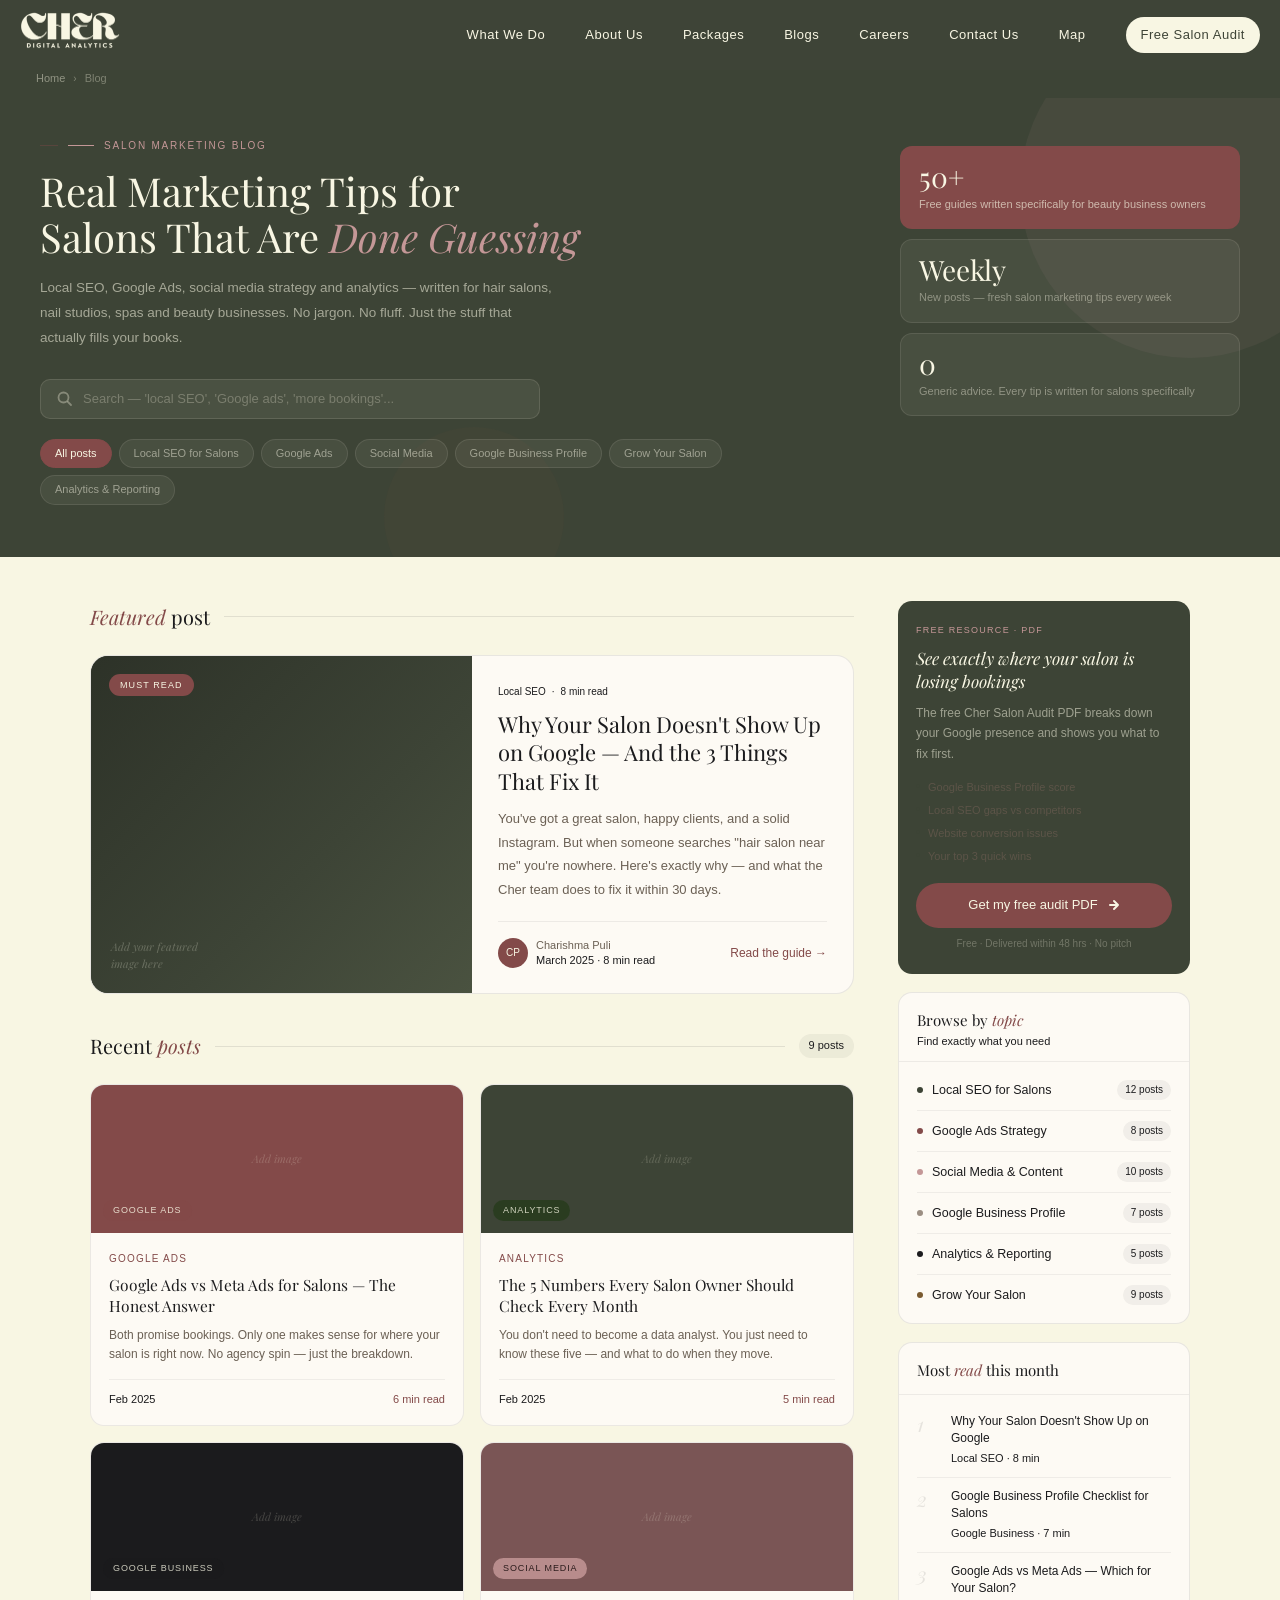
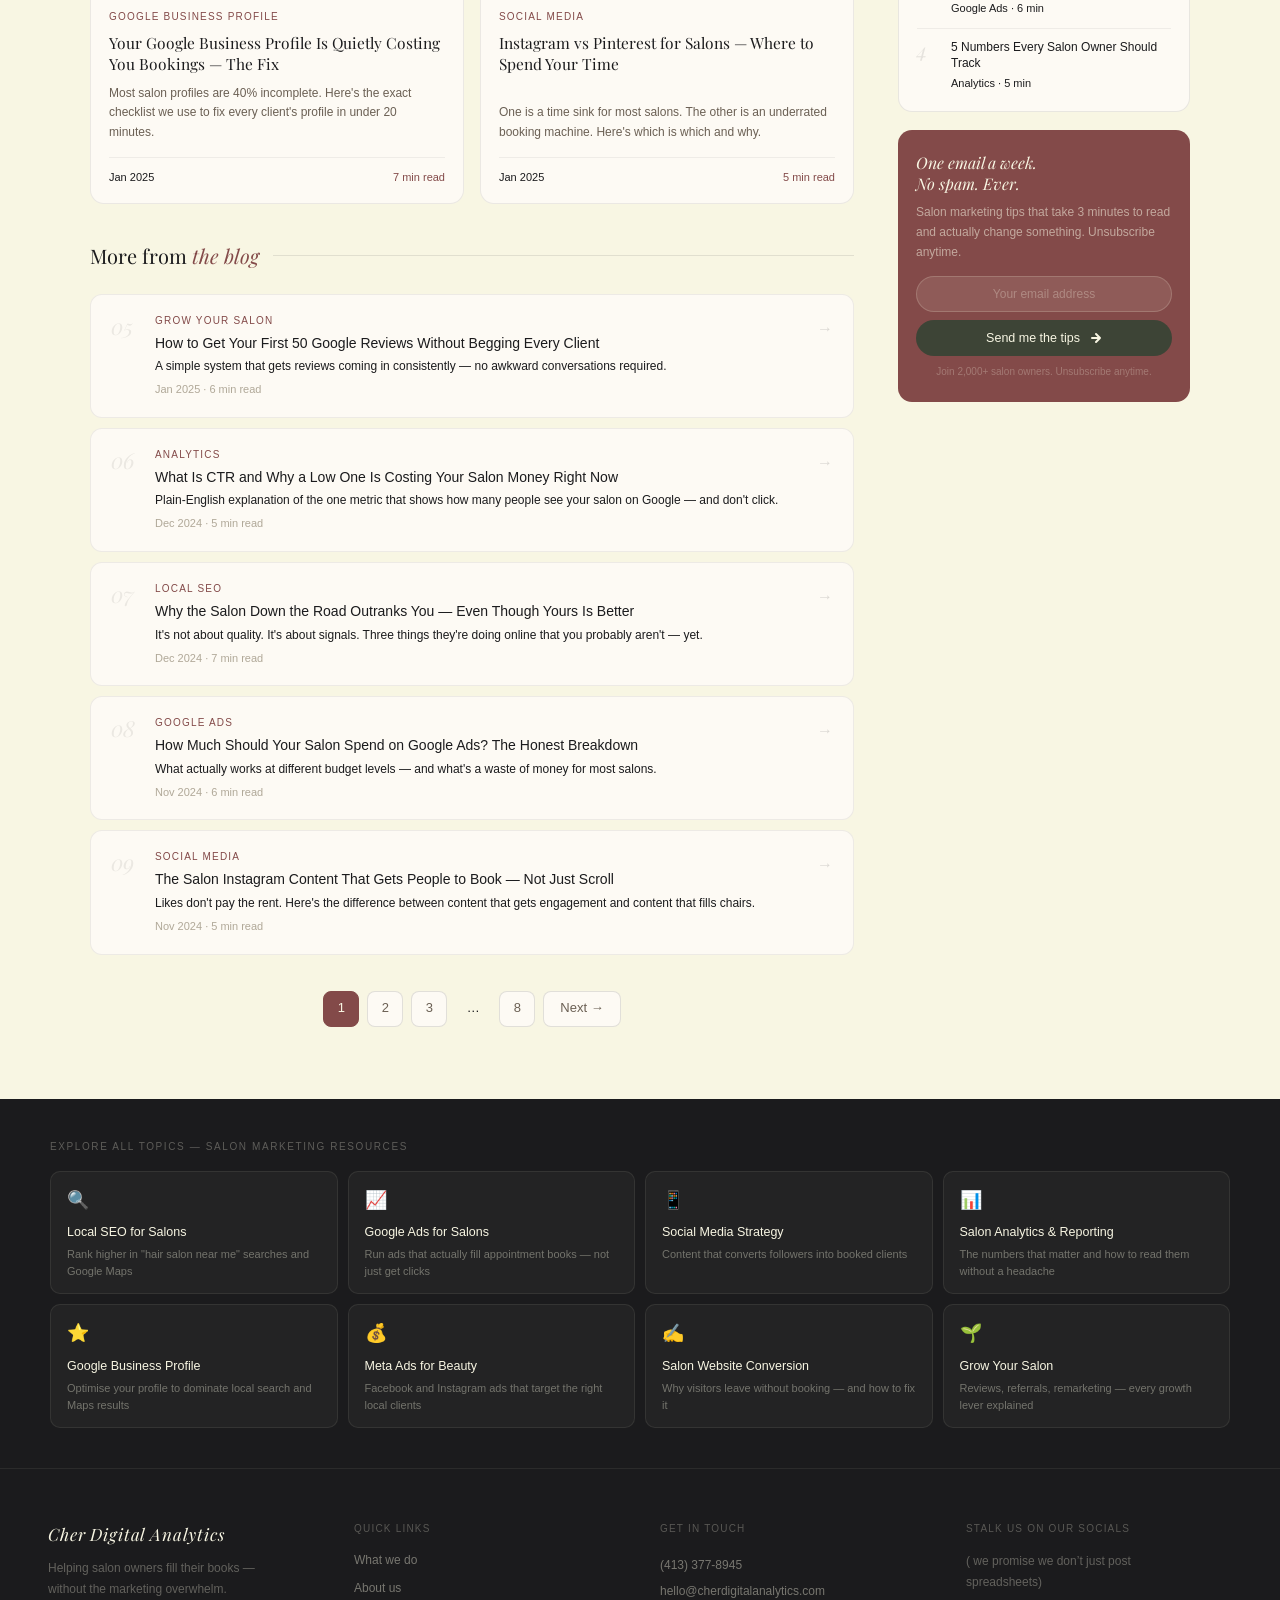
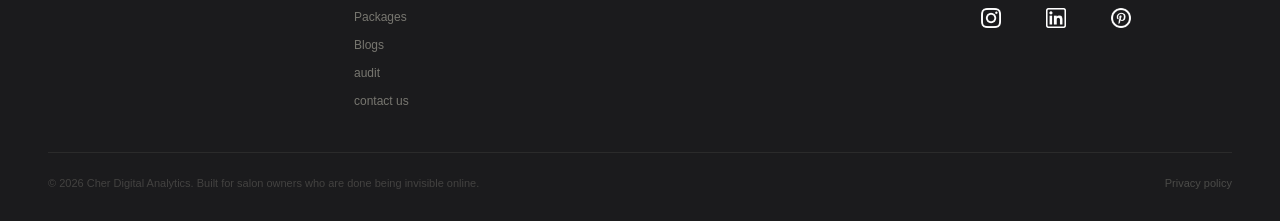
<file: blog_page_seo.html>
<!DOCTYPE html>
<html lang="en">
<head>
<meta charset="UTF-8">
<meta name="viewport" content="width=device-width, initial-scale=1.0">

<!-- ═══ PRIMARY SEO TAGS ═══ -->
<title>Salon Marketing Blog | Local SEO, Google Ads & Growth Tips for Salons — Cher Digital</title>
<meta name="description" content="Free salon marketing guides written by specialists. Learn local SEO for salons, Google Ads strategy, how to rank on Google Maps, and proven tips to get more bookings. Updated weekly.">
<meta name="keywords" content="salon marketing tips, local SEO for salons, Google Ads for hair salons, how to get more salon clients, salon SEO 2025, nail salon marketing, spa marketing, Google Business Profile salon, hair salon near me SEO">
<link rel="canonical" href="https://cherdigitalanalytics.com/blogs">
<link rel="shortcut icon" href="images/cher-favicon.png">
<link rel="stylesheet" href="css/styles.css">
<meta name="robots" content="index, follow">
<meta name="author" content="Cher Digital Analytics">

<!-- ═══ OPEN GRAPH ═══ -->
<meta property="og:title" content="Salon Marketing Blog — Real Tips That Fill Your Books | Cher Digital">
<meta property="og:description" content="Local SEO, Google Ads, social media strategy and analytics guides for hair salons, nail studios and spas. No jargon — just what actually works.">
<meta property="og:type" content="website">
<meta property="og:url" content="https://cherdigitalanalytics.com/blogs">
<meta property="og:site_name" content="Cher Digital Analytics">

<!-- ═══ TWITTER CARD ═══ -->
<meta name="twitter:card" content="summary_large_image">
<meta name="twitter:title" content="Salon Marketing Blog | Cher Digital Analytics">
<meta name="twitter:description" content="Free salon marketing guides — local SEO, Google Ads, more bookings. Written by specialists.">

<!-- ═══ SCHEMA — BLOG + ORGANIZATION ═══ -->
<script type="application/ld+json">
{
  "@context": "https://schema.org",
  "@graph": [
    {
      "@type": "Blog",
      "@id": "https://cherdigitalanalytics.com/blogs",
      "name": "Cher Digital Analytics Salon Marketing Blog",
      "description": "Salon marketing tips, local SEO guides, Google Ads strategy and analytics advice for beauty businesses",
      "url": "https://cherdigitalanalytics.com/blogs",
      "inLanguage": "en-US",
      "publisher": {
        "@type": "Organization",
        "name": "Cher Digital Analytics",
        "url": "https://cherdigitalanalytics.com",
        "logo": {
          "@type": "ImageObject",
          "url": "https://cherdigitalanalytics.com/logo.png"
        },
        "contactPoint": {
          "@type": "ContactPoint",
          "telephone": "+1-413-377-8945",
          "email": "hello@cherdigitalanalytics.com",
          "contactType": "customer service"
        }
      }
    },
    {
      "@type": "BreadcrumbList",
      "itemListElement": [
        { "@type": "ListItem", "position": 1, "name": "Home", "item": "https://cherdigitalanalytics.com" },
        { "@type": "ListItem", "position": 2, "name": "Blog", "item": "https://cherdigitalanalytics.com/blogs" }
      ]
    },
    {
      "@type": "BlogPosting",
      "@id": "https://cherdigitalanalytics.com/blogs/why-salon-not-showing-on-google",
      "headline": "Why Your Salon Doesn't Show Up on Google — And the 3 Things That Fix It",
      "description": "Your Google Business Profile is probably incomplete, your website isn't using local keywords, and competitors got there first. Here's how to fix all three.",
      "datePublished": "2025-03-10",
      "dateModified": "2025-03-10",
      "author": { "@type": "Person", "name": "Charishma Puli" },
      "publisher": { "@type": "Organization", "name": "Cher Digital Analytics" },
      "keywords": "salon local SEO, Google Business Profile, hair salon Google ranking"
    }
  ]
}
</script>

<style>
:root {
  --rosy:  #C49797;
  --cord:  #834A49;
  --olive: #3D4436;
  --black: #1B1B1D;
  --ivory: #F8F6E3;
  --card:  #FDFAF4;
}
body { font-family: -apple-system, BlinkMacSystemFont, 'Segoe UI', sans-serif; background: var(--ivory); color: var(--black); line-height: 1.6; }


</style>
</head>
<body>

<!-- NAV -->
<nav class="nav">
  <div class="nav-logo">
    <a href="index.html">
      <img src="images/logo.png" alt="Cher digital anlytics logo">
    </a>
  </div>
  
  <input type="checkbox" id="nav-check">

  <div class="nav-btn">
    <label for="nav-check">
      <span></span>
      <span></span>
      <span></span>
    </label>
  </div>

  <label for="nav-check" class="nav-closer-overlay"></label>
  
  <div class="nav-links">
    <label for="nav-check" class="nav-close-btn">&times;</label>
    
    <a href="comparison_page.html">What We Do</a>
    <a href="about_page_final.html">About Us</a>
    <a href="packages_page_final.html">Packages</a>
    <a href="blog_page_seo.html">Blogs</a>
    <a href="careers_page.html">Careers</a>
    <a href="consultation_page.html">Contact Us</a>
    <a href="directory_page_seo.html">Map</a>
    <a href="free_audit_page.html" class="nav-cta">Free Salon Audit</a>
  </div>
</nav>

<!-- BREADCRUMB — SEO signal -->
<div class="breadcrumb" aria-label="Breadcrumb">
  <div class="breadcrumb-inner">
    <a href="/">Home</a>
    <span class="bc-sep">›</span>
    <span>Blog</span>
  </div>
</div>

<!-- HERO -->
<header class="blog-hero-sec">
  <div class="blog-hero-blob-1"></div>
  <div class="blog-hero-blob-2"></div>
  <div class="blog-hero-grid">
    <div class="blog-hero-left">
      <div class="eyebrow"><span class="blog-eyebrow-dash"></span>Salon Marketing Blog</div>
      <h1>Real Marketing Tips for<br>Salons That Are <em>Done Guessing</em></h1>
      <p class="blog-hero-desc">Local SEO, Google Ads, social media strategy and analytics — written for hair salons, nail studios, spas and beauty businesses. No jargon. No fluff. Just the stuff that actually fills your books.</p>

      <div class="hero-search" role="search">
        <svg viewBox="0 0 16 16" aria-hidden="true"><circle cx="6.5" cy="6.5" r="5"/><path d="M11 11l3 3"/></svg>
        <input type="search" placeholder="Search — 'local SEO', 'Google ads', 'more bookings'..." aria-label="Search blog posts">
      </div>

      <nav class="keyword-pills" aria-label="Blog categories">
        <a href="/blogs" class="kw-pill active">All posts</a>
        <a href="/blogs/local-seo" class="kw-pill">Local SEO for Salons</a>
        <a href="/blogs/google-ads" class="kw-pill">Google Ads</a>
        <a href="/blogs/social-media" class="kw-pill">Social Media</a>
        <a href="/blogs/google-business" class="kw-pill">Google Business Profile</a>
        <a href="/blogs/grow-your-salon" class="kw-pill">Grow Your Salon</a>
        <a href="/blogs/analytics" class="kw-pill">Analytics & Reporting</a>
      </nav>
    </div>

    <aside class="blog-hero-stats" aria-label="Blog stats">
      <div class="hero-stat accent">
        <div class="hs-num">50+</div>
        <div class="hs-label">Free guides written specifically for beauty business owners</div>
      </div>
      <div class="hero-stat">
        <div class="hs-num">Weekly</div>
        <div class="hs-label">New posts — fresh salon marketing tips every week</div>
      </div>
      <div class="hero-stat">
        <div class="hs-num">0</div>
        <div class="hs-label">Generic advice. Every tip is written for salons specifically</div>
      </div>
    </aside>
  </div>
</header>

<!-- MAIN CONTENT + SIDEBAR -->
<div class="page-wrap">
  <main role="main" id="main-content">

    <!-- FEATURED POST -->
    <div class="section-hd">
      <h2><em>Featured</em> post</h2>
      <div class="section-hd-line"></div>
    </div>

    <article class="featured-article" itemscope itemtype="https://schema.org/BlogPosting">
      <div class="fa-img">
        <div class="fa-img-bg"></div>
        <span class="featured-badge">Must read</span>
        <div class="fa-img-text">Add your featured<br>image here</div>
      </div>
      <div class="fa-body">
        <div class="fa-cat">
          <span>Local SEO</span>
          <span>·</span>
          <span>8 min read</span>
        </div>
        <h2 itemprop="headline">Why Your Salon Doesn't Show Up on Google — And the 3 Things That Fix It</h2>
        <p itemprop="description">You've got a great salon, happy clients, and a solid Instagram. But when someone searches "hair salon near me" you're nowhere. Here's exactly why — and what the Cher team does to fix it within 30 days.</p>
        <div class="fa-meta">
          <div class="author-chip" itemprop="author" itemscope itemtype="https://schema.org/Person">
            <div class="author-av" aria-hidden="true">CP</div>
            <div class="author-info">
              <strong itemprop="name">Charishma Puli</strong>
              <span itemprop="datePublished" content="2025-03-10">March 2025 · 8 min read</span>
            </div>
          </div>
          <span class="read-btn">Read the guide →</span>
        </div>
      </div>
    </article>

    <!-- RECENT POSTS GRID -->
    <div class="section-hd">
      <h2>Recent <em>posts</em></h2>
      <div class="section-hd-line"></div>
      <span class="section-hd-count">9 posts</span>
    </div>

    <div class="blog-grid">

      <article class="blog-card" itemscope itemtype="https://schema.org/BlogPosting">
        <div class="bc-img bg-cord">
          <div class="bc-img-placeholder"><span>Add image</span></div>
          <span class="cat-tag ct-ads">Google Ads</span>
        </div>
        <div class="bc-body">
          <div class="bc-category">Google Ads</div>
          <h3 itemprop="headline">Google Ads vs Meta Ads for Salons — The Honest Answer</h3>
          <p>Both promise bookings. Only one makes sense for where your salon is right now. No agency spin — just the breakdown.</p>
          <div class="bc-footer">
            <span class="bc-date" itemprop="datePublished">Feb 2025</span>
            <span class="bc-time">6 min read</span>
          </div>
        </div>
      </article>

      <article class="blog-card" itemscope itemtype="https://schema.org/BlogPosting">
        <div class="bc-img bg-olive">
          <div class="bc-img-placeholder"><span>Add image</span></div>
          <span class="cat-tag ct-analytics">Analytics</span>
        </div>
        <div class="bc-body">
          <div class="bc-category">Analytics</div>
          <h3 itemprop="headline">The 5 Numbers Every Salon Owner Should Check Every Month</h3>
          <p>You don't need to become a data analyst. You just need to know these five — and what to do when they move.</p>
          <div class="bc-footer">
            <span class="bc-date" itemprop="datePublished">Feb 2025</span>
            <span class="bc-time">5 min read</span>
          </div>
        </div>
      </article>

      <article class="blog-card" itemscope itemtype="https://schema.org/BlogPosting">
        <div class="bc-img bg-black">
          <div class="bc-img-placeholder"><span>Add image</span></div>
          <span class="cat-tag ct-google">Google Business</span>
        </div>
        <div class="bc-body">
          <div class="bc-category">Google Business Profile</div>
          <h3 itemprop="headline">Your Google Business Profile Is Quietly Costing You Bookings — The Fix</h3>
          <p>Most salon profiles are 40% incomplete. Here's the exact checklist we use to fix every client's profile in under 20 minutes.</p>
          <div class="bc-footer">
            <span class="bc-date" itemprop="datePublished">Jan 2025</span>
            <span class="bc-time">7 min read</span>
          </div>
        </div>
      </article>

      <article class="blog-card" itemscope itemtype="https://schema.org/BlogPosting">
        <div class="bc-img bg-rosy">
          <div class="bc-img-placeholder"><span>Add image</span></div>
          <span class="cat-tag ct-social">Social Media</span>
        </div>
        <div class="bc-body">
          <div class="bc-category">Social Media</div>
          <h3 itemprop="headline">Instagram vs Pinterest for Salons — Where to Spend Your Time</h3>
          <p>One is a time sink for most salons. The other is an underrated booking machine. Here's which is which and why.</p>
          <div class="bc-footer">
            <span class="bc-date" itemprop="datePublished">Jan 2025</span>
            <span class="bc-time">5 min read</span>
          </div>
        </div>
      </article>

    </div>

    <!-- LIST POSTS -->
    <div class="section-hd">
      <h2>More from <em>the blog</em></h2>
      <div class="section-hd-line"></div>
    </div>

    <div class="blog-list">
      <a href="#" class="list-post" itemscope itemtype="https://schema.org/BlogPosting">
        <div class="lp-num">05</div>
        <div class="lp-content">
          <div class="lp-cat">Grow Your Salon</div>
          <h3 itemprop="headline">How to Get Your First 50 Google Reviews Without Begging Every Client</h3>
          <p>A simple system that gets reviews coming in consistently — no awkward conversations required.</p>
          <div class="lp-meta">Jan 2025 · 6 min read</div>
        </div>
        <div class="lp-arrow">→</div>
      </a>
      <a href="#" class="list-post" itemscope itemtype="https://schema.org/BlogPosting">
        <div class="lp-num">06</div>
        <div class="lp-content">
          <div class="lp-cat">Analytics</div>
          <h3 itemprop="headline">What Is CTR and Why a Low One Is Costing Your Salon Money Right Now</h3>
          <p>Plain-English explanation of the one metric that shows how many people see your salon on Google — and don't click.</p>
          <div class="lp-meta">Dec 2024 · 5 min read</div>
        </div>
        <div class="lp-arrow">→</div>
      </a>
      <a href="#" class="list-post" itemscope itemtype="https://schema.org/BlogPosting">
        <div class="lp-num">07</div>
        <div class="lp-content">
          <div class="lp-cat">Local SEO</div>
          <h3 itemprop="headline">Why the Salon Down the Road Outranks You — Even Though Yours Is Better</h3>
          <p>It's not about quality. It's about signals. Three things they're doing online that you probably aren't — yet.</p>
          <div class="lp-meta">Dec 2024 · 7 min read</div>
        </div>
        <div class="lp-arrow">→</div>
      </a>
      <a href="#" class="list-post" itemscope itemtype="https://schema.org/BlogPosting">
        <div class="lp-num">08</div>
        <div class="lp-content">
          <div class="lp-cat">Google Ads</div>
          <h3 itemprop="headline">How Much Should Your Salon Spend on Google Ads? The Honest Breakdown</h3>
          <p>What actually works at different budget levels — and what's a waste of money for most salons.</p>
          <div class="lp-meta">Nov 2024 · 6 min read</div>
        </div>
        <div class="lp-arrow">→</div>
      </a>
      <a href="#" class="list-post" itemscope itemtype="https://schema.org/BlogPosting">
        <div class="lp-num">09</div>
        <div class="lp-content">
          <div class="lp-cat">Social Media</div>
          <h3 itemprop="headline">The Salon Instagram Content That Gets People to Book — Not Just Scroll</h3>
          <p>Likes don't pay the rent. Here's the difference between content that gets engagement and content that fills chairs.</p>
          <div class="lp-meta">Nov 2024 · 5 min read</div>
        </div>
        <div class="lp-arrow">→</div>
      </a>
    </div>

    <!-- PAGINATION -->
    <nav class="pagination" aria-label="Blog pagination">
      <a href="#" class="page-btn active" aria-current="page">1</a>
      <a href="#" class="page-btn">2</a>
      <a href="#" class="page-btn">3</a>
      <span class="page-btn dots">…</span>
      <a href="#" class="page-btn">8</a>
      <a href="#" class="page-btn next">Next →</a>
    </nav>

  </main>

  <!-- SIDEBAR -->
  <aside class="sidebar" aria-label="Blog sidebar">

    <!-- FREE AUDIT -->
    <div class="audit-card">
      <div class="ac-eyebrow">Free resource · PDF</div>
      <h3>See exactly where your salon is losing bookings</h3>
      <p>The free Cher Salon Audit PDF breaks down your Google presence and shows you what to fix first.</p>
      <div class="audit-points">
        <div class="audit-point">Google Business Profile score</div>
        <div class="audit-point">Local SEO gaps vs competitors</div>
        <div class="audit-point">Website conversion issues</div>
        <div class="audit-point">Your top 3 quick wins</div>
      </div>
      <a href="free_audit_page.html" class="audit-cta">Get my free audit PDF <svg viewBox="0 0 12 12"><path d="M2 6h8M6 2l4 4-4 4"></path></svg>
</a>
      <div class="audit-note">Free · Delivered within 48 hrs · No pitch</div>
    </div>

    <!-- TOPICS -->
    <div class="s-card">
      <div class="s-card-hd">
        <h3>Browse by <em>topic</em></h3>
        <p>Find exactly what you need</p>
      </div>
      <div class="s-card-body" style="padding-top:8px;padding-bottom:8px;">
        <a href="#" class="topic-row">
          <div class="topic-left">
            <div class="topic-dot" style="background:var(--olive)"></div>
            <div>
              <div class="topic-name">Local SEO for Salons</div>
            </div>
          </div>
          <span class="topic-badge">12 posts</span>
        </a>
        <a href="#" class="topic-row">
          <div class="topic-left">
            <div class="topic-dot" style="background:var(--cord)"></div>
            <div><div class="topic-name">Google Ads Strategy</div></div>
          </div>
          <span class="topic-badge">8 posts</span>
        </a>
        <a href="#" class="topic-row">
          <div class="topic-left">
            <div class="topic-dot" style="background:var(--rosy)"></div>
            <div><div class="topic-name">Social Media & Content</div></div>
          </div>
          <span class="topic-badge">10 posts</span>
        </a>
        <a href="#" class="topic-row">
          <div class="topic-left">
            <div class="topic-dot" style="background:#9B8E82"></div>
            <div><div class="topic-name">Google Business Profile</div></div>
          </div>
          <span class="topic-badge">7 posts</span>
        </a>
        <a href="#" class="topic-row">
          <div class="topic-left">
            <div class="topic-dot" style="background:var(--black)"></div>
            <div><div class="topic-name">Analytics & Reporting</div></div>
          </div>
          <span class="topic-badge">5 posts</span>
        </a>
        <a href="#" class="topic-row">
          <div class="topic-left">
            <div class="topic-dot" style="background:#7A5A30"></div>
            <div><div class="topic-name">Grow Your Salon</div></div>
          </div>
          <span class="topic-badge">9 posts</span>
        </a>
      </div>
    </div>

    <!-- MOST READ -->
    <div class="s-card">
      <div class="s-card-hd">
        <h3>Most <em>read</em> this month</h3>
      </div>
      <div class="s-card-body" style="padding-top:8px;padding-bottom:8px;">
        <a href="#" class="popular-item">
          <div class="pop-num">1</div>
          <div>
            <div class="pop-title">Why Your Salon Doesn't Show Up on Google</div>
            <div class="pop-cat">Local SEO · 8 min</div>
          </div>
        </a>
        <a href="#" class="popular-item">
          <div class="pop-num">2</div>
          <div>
            <div class="pop-title">Google Business Profile Checklist for Salons</div>
            <div class="pop-cat">Google Business · 7 min</div>
          </div>
        </a>
        <a href="#" class="popular-item">
          <div class="pop-num">3</div>
          <div>
            <div class="pop-title">Google Ads vs Meta Ads — Which for Your Salon?</div>
            <div class="pop-cat">Google Ads · 6 min</div>
          </div>
        </a>
        <a href="#" class="popular-item">
          <div class="pop-num">4</div>
          <div>
            <div class="pop-title">5 Numbers Every Salon Owner Should Track</div>
            <div class="pop-cat">Analytics · 5 min</div>
          </div>
        </a>
      </div>
    </div>

    <!-- NEWSLETTER -->
    <div class="nl-card">
      <h3>One email a week.<br>No spam. Ever.</h3>
      <p>Salon marketing tips that take 3 minutes to read and actually change something. Unsubscribe anytime.</p>
      <input type="email" class="nl-input" placeholder="Your email address" aria-label="Email for newsletter">
      <button class="nl-btn">Send me the tips<svg viewBox="0 0 12 12"><path d="M2 6h8M6 2l4 4-4 4"></path></svg>
</button>
      <div class="nl-note">Join 2,000+ salon owners. Unsubscribe anytime.</div>
    </div>

  </aside>
</div>

<!-- KEYWORD TOPIC BANK — internal linking, SEO signal -->
<section class="keyword-banner" aria-label="Explore salon marketing topics">
  <div class="kb-inner">
    <div class="kb-label">Explore all topics — Salon Marketing Resources</div>
    <div class="kb-grid">
      <a href="#" class="kb-item">
        <div class="kb-item-icon">🔍</div>
        <div class="kb-item-title">Local SEO for Salons</div>
        <div class="kb-item-desc">Rank higher in "hair salon near me" searches and Google Maps</div>
      </a>
      <a href="#" class="kb-item">
        <div class="kb-item-icon">📈</div>
        <div class="kb-item-title">Google Ads for Salons</div>
        <div class="kb-item-desc">Run ads that actually fill appointment books — not just get clicks</div>
      </a>
      <a href="#" class="kb-item">
        <div class="kb-item-icon">📱</div>
        <div class="kb-item-title">Social Media Strategy</div>
        <div class="kb-item-desc">Content that converts followers into booked clients</div>
      </a>
      <a href="#" class="kb-item">
        <div class="kb-item-icon">📊</div>
        <div class="kb-item-title">Salon Analytics & Reporting</div>
        <div class="kb-item-desc">The numbers that matter and how to read them without a headache</div>
      </a>
      <a href="#" class="kb-item">
        <div class="kb-item-icon">⭐</div>
        <div class="kb-item-title">Google Business Profile</div>
        <div class="kb-item-desc">Optimise your profile to dominate local search and Maps results</div>
      </a>
      <a href="#" class="kb-item">
        <div class="kb-item-icon">💰</div>
        <div class="kb-item-title">Meta Ads for Beauty</div>
        <div class="kb-item-desc">Facebook and Instagram ads that target the right local clients</div>
      </a>
      <a href="#" class="kb-item">
        <div class="kb-item-icon">✍️</div>
        <div class="kb-item-title">Salon Website Conversion</div>
        <div class="kb-item-desc">Why visitors leave without booking — and how to fix it</div>
      </a>
      <a href="#" class="kb-item">
        <div class="kb-item-icon">🌱</div>
        <div class="kb-item-title">Grow Your Salon</div>
        <div class="kb-item-desc">Reviews, referrals, remarketing — every growth lever explained</div>
      </a>
    </div>
  </div>
</section>

<!-- FOOTER -->
<footer class="footer">
  <div class="footer-top">
    <div class="footer-brand">
      <div class="footer-logo">Cher Digital Analytics</div>
      <p>Helping salon owners fill their books — without the marketing overwhelm.</p>
    </div>
    <div>
      <div class="footer-col-label">Quick links</div>
      <a class="footer-link" href="comparison_page.html">What we do</a>
      <a class="footer-link" href="about_page_final.html">About us</a>
      <a class="footer-link" href="packages_page_final.html">Packages</a>
      <a class="footer-link" href="blog_page_seo.html">Blogs</a>
      <a class="footer-link" href="free_audit_page.html">audit</a>
      <!-- <a class="footer-link" href="careers_page.html">career</a> -->
       <!-- <a class="footer-link" href="directory_page_seo.html">Map</a> -->
      <a class="footer-link" href="consultation_page.html">contact us</a>

    </div>
    <div>
       <div class="footer-col-label">Get in touch</div>
      <div class="footer-contact-item"><a href="tel:+(413) 377-8945">(413) 377-8945</a></div>
      <div class="footer-contact-item"><a href="mailto:hello@cherdigitalanalytics.com">hello@cherdigitalanalytics.com</a></div>
    </div>
    <div>
       <div class="footer-col-label">Stalk us on our socials</div>
       <p class="footer-text">( we promise we don’t just post spreadsheets)</p>
      <div class="icons social">
        <a href="https://www.instagram.com/cherdigitalanalytics?igsh=MTZ5dWk3Z3cyOTZ6NA%3D%3D&amp;utm_source=qr"><img src="images/instagram.png" alt="salon-marketing-instagram"></a>
        <a href="https://www.linkedin.com/company/cherdigitalanalytics/?viewAsMember=true"><img src="images/linkedin.png" alt="salon-marketing-linkedin"></a>
        <a href="https://www.pinterest.com/cherdigitalanalytics/?invite_code=0a62898b98db44f68b26e4aa1400467b&amp;sender=592505032134619650"><img src="images/pinterest.png" alt="salon-marketing-pinterest"></a>
      </div>
      
    </div>
  </div>
  <div class="footer-bottom">
    <p>© 2026 Cher Digital Analytics. Built for salon owners who are done being invisible online.</p>
    <a class="footer-privacy" href="privacy.html">Privacy policy</a>
  </div>
</footer>

</body>
</html>
</file>
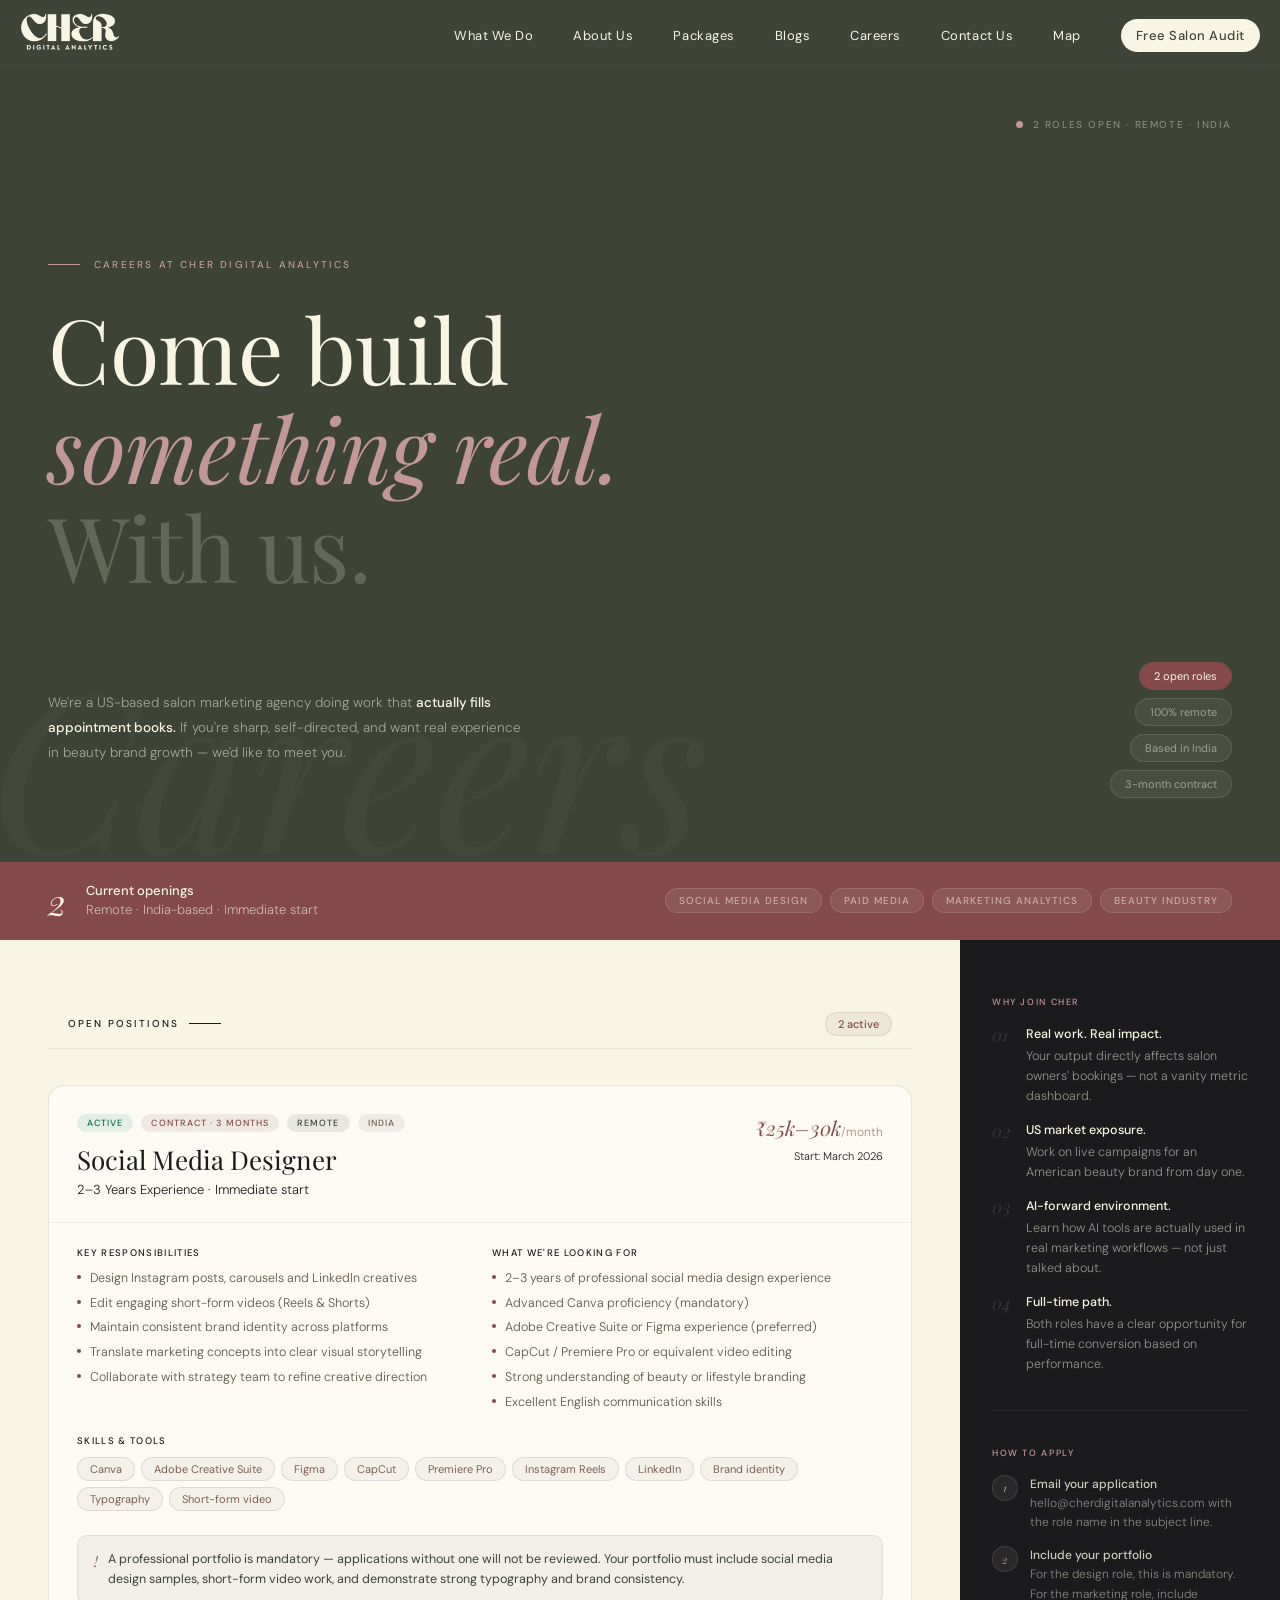
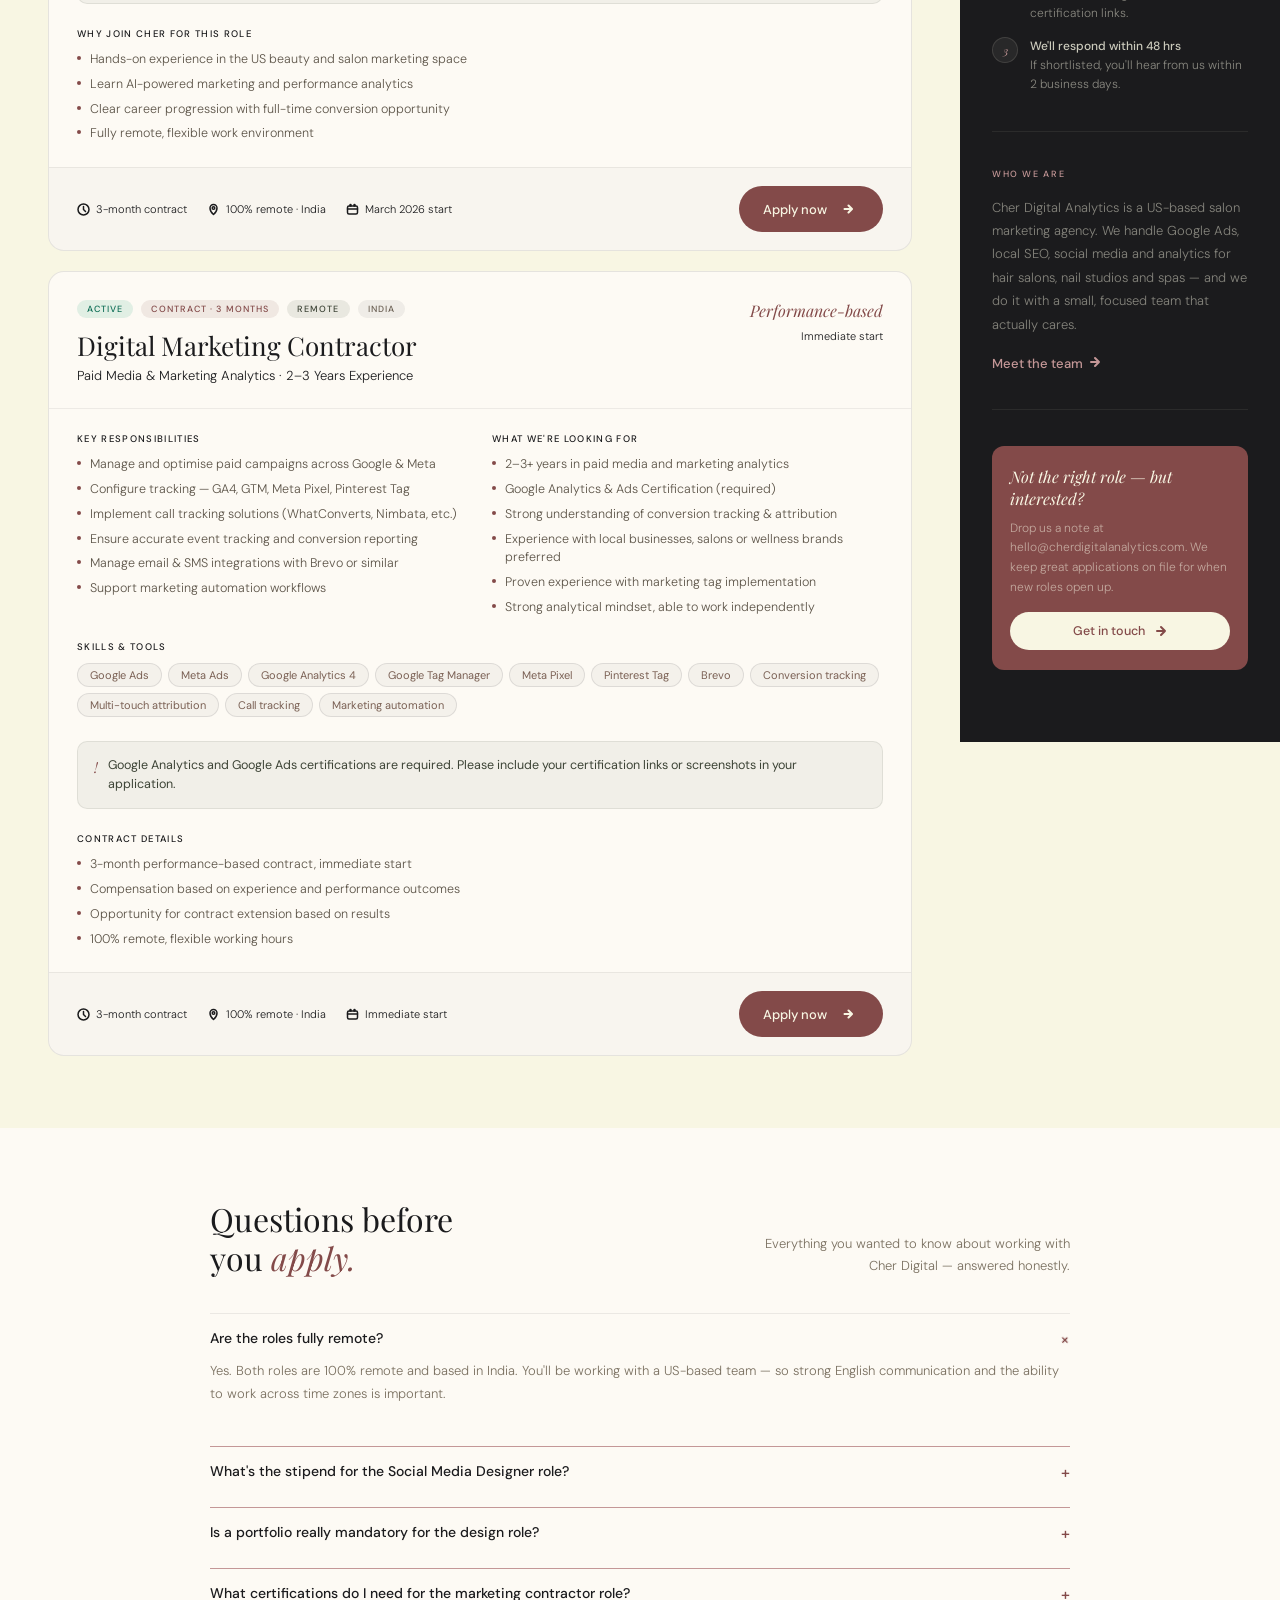
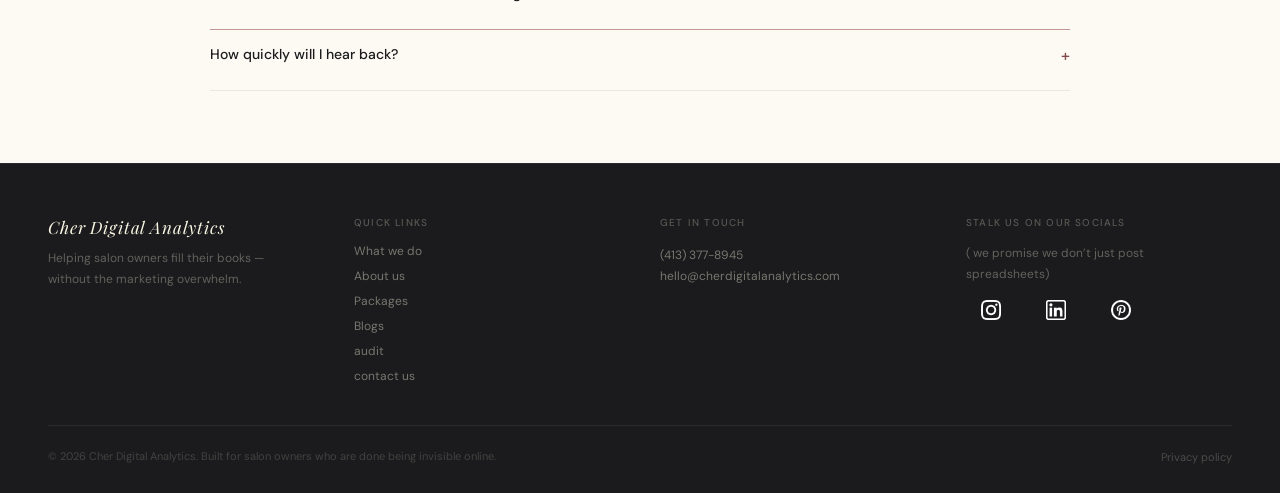
<file: careers_page.html>
<!DOCTYPE html>
<html lang="en">
<head>
<meta charset="UTF-8">
<meta name="viewport" content="width=device-width, initial-scale=1.0">

<title>Careers at Cher Digital Analytics | Salon Marketing Jobs — Remote, India</title>
<meta name="description" content="Join Cher Digital Analytics — a US-based salon marketing agency hiring remote talent in India. Open roles in social media design and paid media marketing analytics. Apply now.">
<meta name="keywords" content="Cher Digital Analytics careers, salon marketing jobs, social media designer job remote India, digital marketing contractor job, paid media jobs remote, marketing analytics jobs India, beauty marketing careers">
<link rel="canonical" href="https://www.cherdigitalanalytics.com/careers">
<link rel="shortcut icon" href="images/cher-favicon.png">
<link rel="stylesheet" href="css/styles.css">
<meta name="robots" content="index, follow">
<meta name="author" content="Cher Digital Analytics">


<meta property="og:title" content="Careers at Cher Digital Analytics | Join the Salon Marketing Team">
<meta property="og:description" content="Two open remote roles at a US-based salon marketing agency. Social Media Designer and Digital Marketing Contractor. Apply now.">
<meta property="og:type" content="website">
<meta property="og:url" content="https://www.cherdigitalanalytics.com/careers">
<meta property="og:site_name" content="Cher Digital Analytics">
<meta name="twitter:card" content="summary_large_image">
<meta name="twitter:title" content="Careers at Cher Digital Analytics">
<meta name="twitter:description" content="Remote roles in social media design and paid media analytics. Join the salon marketing team.">

<!-- ═══ SCHEMA — JobPosting x2 + Organization + BreadcrumbList ═══ -->
<script type="application/ld+json">
{
  "@context": "https://schema.org",
  "@graph": [
    {
      "@type": "BreadcrumbList",
      "itemListElement": [
        { "@type": "ListItem", "position": 1, "name": "Home", "item": "https://www.cherdigitalanalytics.com" },
        { "@type": "ListItem", "position": 2, "name": "Careers", "item": "https://www.cherdigitalanalytics.com/careers" }
      ]
    },
    {
      "@type": "Organization",
      "@id": "https://www.cherdigitalanalytics.com/#org",
      "name": "Cher Digital Analytics",
      "url": "https://www.cherdigitalanalytics.com",
      "description": "US-based AI-powered salon marketing agency specialising in local SEO, Google Ads, and social media for hair salons, nail studios and beauty businesses.",
      "telephone": "+1-413-377-8945",
      "email": "hello@cherdigitalanalytics.com",
      "sameAs": [
        "https://www.instagram.com/cherdigitalanalytics",
        "https://www.linkedin.com/company/cherdigitalanalytics",
        "https://www.pinterest.com/cherdigitalanalytics"
      ]
    },
    {
      "@type": "JobPosting",
      "@id": "https://www.cherdigitalanalytics.com/careers#social-media-designer",
      "title": "Social Media Designer",
      "description": "We are hiring a Social Media Designer with 2–3 years of professional experience for a 3-month contract role. This position focuses on designing high-quality social media creatives and short-form video content aligned with performance-driven marketing strategies for salon and beauty brands.",
      "identifier": { "@type": "PropertyValue", "name": "Cher Digital Analytics", "value": "CMD-SMD-2026" },
      "datePosted": "2026-01-01",
      "validThrough": "2026-06-30",
      "employmentType": "CONTRACTOR",
      "hiringOrganization": {
        "@type": "Organization",
        "name": "Cher Digital Analytics",
        "sameAs": "https://www.cherdigitalanalytics.com",
        "logo": "https://www.cherdigitalanalytics.com/assets/images/logo.png"
      },
      "jobLocation": {
        "@type": "Place",
        "address": { "@type": "PostalAddress", "addressCountry": "IN" }
      },
      "jobLocationType": "TELECOMMUTE",
      "applicantLocationRequirements": { "@type": "Country", "name": "India" },
      "baseSalary": {
        "@type": "MonetaryAmount",
        "currency": "INR",
        "value": { "@type": "QuantitativeValue", "minValue": 25000, "maxValue": 30000, "unitText": "MONTH" }
      },
      "qualifications": "2–3 years of professional social media design experience. Advanced Canva proficiency mandatory. Adobe Creative Suite or Figma preferred. Video editing experience (CapCut, Premiere Pro or equivalent).",
      "educationRequirements": "Bachelor's degree in Design, Marketing, Communications, Media or related field",
      "experienceRequirements": "2–3 years of professional social media design experience",
      "skills": "Social media design, Canva, Adobe Creative Suite, Figma, CapCut, Premiere Pro, Instagram, LinkedIn, Reels, short-form video editing, brand identity",
      "applicationContact": {
        "@type": "ContactPoint",
        "email": "hello@cherdigitalanalytics.com",
        "contactType": "Application"
      },
      "directApply": true
    },
    {
      "@type": "JobPosting",
      "@id": "https://www.cherdigitalanalytics.com/careers#digital-marketing-contractor",
      "title": "Digital Marketing Contractor — Paid Media & Marketing Analytics",
      "description": "We are seeking a technically strong, performance-focused Digital Marketing Contractor who understands how paid media, tracking systems, and automation tools work together to generate scalable results for salon and wellness brands.",
      "identifier": { "@type": "PropertyValue", "name": "Cher Digital Analytics", "value": "CMD-DMC-2026" },
      "datePosted": "2026-01-01",
      "validThrough": "2026-06-30",
      "employmentType": "CONTRACTOR",
      "hiringOrganization": {
        "@type": "Organization",
        "name": "Cher Digital Analytics",
        "sameAs": "https://www.cherdigitalanalytics.com",
        "logo": "https://www.cherdigitalanalytics.com/assets/images/logo.png"
      },
      "jobLocation": {
        "@type": "Place",
        "address": { "@type": "PostalAddress", "addressCountry": "IN" }
      },
      "jobLocationType": "TELECOMMUTE",
      "applicantLocationRequirements": { "@type": "Country", "name": "India" },
      "baseSalary": {
        "@type": "MonetaryAmount",
        "currency": "INR",
        "value": { "@type": "QuantitativeValue", "unitText": "MONTH" }
      },
      "qualifications": "2–3+ years of hands-on experience in paid media and marketing analytics. Google Analytics & Ads Certification required. Strong understanding of conversion tracking and multi-touch attribution.",
      "experienceRequirements": "2–3 years of experience in paid media and marketing analytics",
      "skills": "Google Ads, Meta Ads, Google Analytics, Google Tag Manager, Meta Pixel, Pinterest Tag, conversion tracking, marketing automation, Brevo, email marketing, SMS marketing",
      "applicationContact": {
        "@type": "ContactPoint",
        "email": "hello@cherdigitalanalytics.com",
        "contactType": "Application"
      },
      "directApply": true
    },
    {
      "@type": "FAQPage",
      "mainEntity": [
        {
          "@type": "Question",
          "name": "Are the roles at Cher Digital Analytics fully remote?",
          "acceptedAnswer": { "@type": "Answer", "text": "Yes. Both open roles are 100% remote, based in India. You'll be working with a US-based team on salon and beauty brand marketing projects." }
        },
        {
          "@type": "Question",
          "name": "What is the stipend for the Social Media Designer role?",
          "acceptedAnswer": { "@type": "Answer", "text": "The Social Media Designer contract role offers a stipend of ₹25,000–₹30,000 per month for a 3-month contract, with opportunities for full-time conversion based on performance." }
        },
        {
          "@type": "Question",
          "name": "Is there a portfolio requirement for the design role?",
          "acceptedAnswer": { "@type": "Answer", "text": "Yes. A professional portfolio is mandatory for the Social Media Designer role. Applications without a portfolio will not be reviewed." }
        },
        {
          "@type": "Question",
          "name": "What certifications are required for the Digital Marketing Contractor role?",
          "acceptedAnswer": { "@type": "Answer", "text": "Google Analytics and Google Ads certifications are required for the Digital Marketing Contractor role." }
        }
      ]
    }
  ]
}
</script>

<style>
@import url('https://fonts.googleapis.com/css2?family=Playfair+Display:ital,wght@0,400;0,500;1,400;1,500&family=DM+Sans:wght@300;400;500&display=swap');

:root {
  --rosy: #C49797;
  --cord: #834A49;
  --olive: #3D4436;
  --black: #1B1B1D;
  --ivory: #F8F6E3;
  --card: #FDFAF4;
  --serif: 'Playfair Display', Georgia, serif;
  --sans: 'DM Sans', -apple-system, sans-serif;
}

* { box-sizing: border-box; margin: 0; padding: 0; }
html { scroll-behavior: smooth; }
body { font-family: var(--sans); background: var(--ivory); color: var(--black); overflow-x: hidden; }

</style>
</head>
<body>

<!-- NAV -->
<nav class="nav">
  <div class="nav-logo">
    <a href="index.html">
      <img src="images/logo.png" alt="Cher digital anlytics logo">
    </a>
  </div>
  
  <input type="checkbox" id="nav-check">

  <div class="nav-btn">
    <label for="nav-check">
      <span></span>
      <span></span>
      <span></span>
    </label>
  </div>

  <label for="nav-check" class="nav-closer-overlay"></label>
  
  <div class="nav-links">
    <label for="nav-check" class="nav-close-btn">&times;</label>
    
    <a href="comparison_page.html">What We Do</a>
    <a href="about_page_final.html">About Us</a>
    <a href="packages_page_final.html">Packages</a>
    <a href="blog_page_seo.html">Blogs</a>
    <a href="careers_page.html">Careers</a>
    <a href="consultation_page.html">Contact Us</a>
    <a href="directory_page_seo.html">Map</a>
    <a href="free_audit_page.html" class="nav-cta">Free Salon Audit</a>
  </div>
</nav>



<!-- HERO -->
<header class="career-hero">
  <div class="hero-bg-word" aria-hidden="true">Careers</div>
  <div class="hero-top-tag" aria-hidden="true">
    <div class="ht-dot"></div>
    <span class="ht-txt">2 roles open · Remote · India</span>
  </div>
  <div class="hero-label" aria-hidden="true">
    <span class="label-rule"></span>
    Careers at Cher Digital Analytics
  </div>
  <h1>
    <span class="hl-1">Come build</span>
    <span class="hl-2">something real.</span>
    <span class="hl-3">With us.</span>
  </h1>
  <div class="hero-bottom">
    <p class="hero-desc">We're a US-based salon marketing agency doing work that <strong>actually fills appointment books.</strong> If you're sharp, self-directed, and want real experience in beauty brand growth — we'd like to meet you.</p>
    <div class="hero-meta">
      <span class="hm-pill accent">2 open roles</span>
      <span class="hm-pill">100% remote</span>
      <span class="hm-pill">Based in India</span>
      <span class="hm-pill">3-month contract</span>
    </div>
  </div>
</header>

<!-- ROLES STRIP -->
<div class="roles-strip">
  <div class="rs-left">
    <div class="rs-count">2</div>
    <div class="rs-label">
      <strong>Current openings</strong>
      Remote · India-based · Immediate start
    </div>
  </div>
  <div class="rs-tags">
    <span class="rs-tag">Social Media Design</span>
    <span class="rs-tag">Paid Media</span>
    <span class="rs-tag">Marketing Analytics</span>
    <span class="rs-tag">Beauty Industry</span>
  </div>
</div>

<!-- MAIN + career-SIDEBAR -->
<div class="careers-main">

  <!-- LISTINGS -->
  <main class="listings">
    <div class="listings-header">
      <span class="lh-title">Open positions</span>
      <span class="lh-badge">2 active</span>
    </div>

    <!-- JOB 1 — SOCIAL MEDIA DESIGNER -->
    <article class="job-card" id="social-media-designer" itemscope itemtype="https://schema.org/JobPosting">
      <meta itemprop="title" content="Social Media Designer">
      <meta itemprop="datePosted" content="2026-01-01">
      <meta itemprop="employmentType" content="CONTRACTOR">
      <meta itemprop="jobLocationType" content="TELECOMMUTE">

      <div class="jc-header">
        <div>
          <div class="jc-tag-row">
            <span class="jc-tag tag-active">Active</span>
            <span class="jc-tag tag-contract">Contract · 3 months</span>
            <span class="jc-tag tag-remote">Remote</span>
            <span class="jc-tag tag-india">India</span>
          </div>
          <div class="jc-title" itemprop="title">Social Media Designer</div>
          <div class="jc-subtitle">2–3 Years Experience · Immediate start</div>
        </div>
        <div class="jc-apply-top">
          <div class="jc-salary">₹25k–30k<span style="font-family:var(--sans);font-size:12px;font-style:normal;color:#9B8E82;font-weight:300;">/month</span></div>
          <div class="jc-start">Start: March 2026</div>
        </div>
      </div>

      <div class="jc-body">
        <div class="jc-grid">
          <div>
            <div class="jc-block-label">Key responsibilities</div>
            <ul class="jc-list" itemprop="responsibilities">
              <li>Design Instagram posts, carousels and LinkedIn creatives</li>
              <li>Edit engaging short-form videos (Reels & Shorts)</li>
              <li>Maintain consistent brand identity across platforms</li>
              <li>Translate marketing concepts into clear visual storytelling</li>
              <li>Collaborate with strategy team to refine creative direction</li>
            </ul>
          </div>
          <div>
            <div class="jc-block-label">What we're looking for</div>
            <ul class="jc-list" itemprop="qualifications">
              <li>2–3 years of professional social media design experience</li>
              <li>Advanced Canva proficiency (mandatory)</li>
              <li>Adobe Creative Suite or Figma experience (preferred)</li>
              <li>CapCut / Premiere Pro or equivalent video editing</li>
              <li>Strong understanding of beauty or lifestyle branding</li>
              <li>Excellent English communication skills</li>
            </ul>
          </div>
        </div>

        <div class="jc-skills-wrap">
          <div class="jc-block-label">Skills & tools</div>
          <div class="jc-skills">
            <span class="jc-skill">Canva</span>
            <span class="jc-skill">Adobe Creative Suite</span>
            <span class="jc-skill">Figma</span>
            <span class="jc-skill">CapCut</span>
            <span class="jc-skill">Premiere Pro</span>
            <span class="jc-skill">Instagram Reels</span>
            <span class="jc-skill">LinkedIn</span>
            <span class="jc-skill">Brand identity</span>
            <span class="jc-skill">Typography</span>
            <span class="jc-skill">Short-form video</span>
          </div>
        </div>

        <div class="jc-note">
          A professional portfolio is mandatory — applications without one will not be reviewed. Your portfolio must include social media design samples, short-form video work, and demonstrate strong typography and brand consistency.
        </div>

        <div>
          <div class="jc-block-label">Why join Cher for this role</div>
          <ul class="jc-list">
            <li>Hands-on experience in the US beauty and salon marketing space</li>
            <li>Learn AI-powered marketing and performance analytics</li>
            <li>Clear career progression with full-time conversion opportunity</li>
            <li>Fully remote, flexible work environment</li>
          </ul>
        </div>
      </div>

      <div class="jc-footer">
        <div class="jc-footer-meta">
          <span class="jfm-item">
            <svg viewBox="0 0 13 13"><circle cx="6.5" cy="6.5" r="5.5"/><path d="M6.5 3.5v3l2 2"/></svg>
            3-month contract
          </span>
          <span class="jfm-item">
            <svg viewBox="0 0 13 13"><path d="M6.5 1.5C4.567 1.5 3 3.067 3 5c0 3.5 3.5 6.5 3.5 6.5S10 8.5 10 5c0-1.933-1.567-3.5-3.5-3.5z"/><circle cx="6.5" cy="5" r="1.3"/></svg>
            100% remote · India
          </span>
          <span class="jfm-item">
            <svg viewBox="0 0 13 13"><rect x="1.5" y="3" width="10" height="8" rx="1.5"/><path d="M4 3V2a.5.5 0 011 0v1M8 3V2a.5.5 0 011 0v1M1.5 6h10"/></svg>
            March 2026 start
          </span>
        </div>
        <a href="mailto:hello@cherdigitalanalytics.com" class="apply-btn" itemprop="url">
          Apply now
          <span class="apply-btn-arr"><svg viewBox="0 0 10 10"><path d="M1.5 5h7M5.5 1.5l3.5 3.5-3.5 3.5"/></svg></span>
        </a>
      </div>
    </article>

    <!-- JOB 2 — DIGITAL MARKETING CONTRACTOR -->
    <article class="job-card" id="digital-marketing-contractor" itemscope itemtype="https://schema.org/JobPosting">
      <meta itemprop="title" content="Digital Marketing Contractor — Paid Media & Marketing Analytics">
      <meta itemprop="datePosted" content="2026-01-01">
      <meta itemprop="employmentType" content="CONTRACTOR">
      <meta itemprop="jobLocationType" content="TELECOMMUTE">

      <div class="jc-header">
        <div>
          <div class="jc-tag-row">
            <span class="jc-tag tag-active">Active</span>
            <span class="jc-tag tag-contract">Contract · 3 months</span>
            <span class="jc-tag tag-remote">Remote</span>
            <span class="jc-tag tag-india">India</span>
          </div>
          <div class="jc-title" itemprop="title">Digital Marketing Contractor</div>
          <div class="jc-subtitle">Paid Media & Marketing Analytics · 2–3 Years Experience</div>
        </div>
        <div class="jc-apply-top">
          <div class="jc-salary" style="font-size:16px;font-style:italic;">Performance-based</div>
          <div class="jc-start">Immediate start</div>
        </div>
      </div>

      <div class="jc-body">
        <div class="jc-grid">
          <div>
            <div class="jc-block-label">Key responsibilities</div>
            <ul class="jc-list" itemprop="responsibilities">
              <li>Manage and optimise paid campaigns across Google & Meta</li>
              <li>Configure tracking — GA4, GTM, Meta Pixel, Pinterest Tag</li>
              <li>Implement call tracking solutions (WhatConverts, Nimbata, etc.)</li>
              <li>Ensure accurate event tracking and conversion reporting</li>
              <li>Manage email & SMS integrations with Brevo or similar</li>
              <li>Support marketing automation workflows</li>
            </ul>
          </div>
          <div>
            <div class="jc-block-label">What we're looking for</div>
            <ul class="jc-list" itemprop="qualifications">
              <li>2–3+ years in paid media and marketing analytics</li>
              <li>Google Analytics & Ads Certification (required)</li>
              <li>Strong understanding of conversion tracking & attribution</li>
              <li>Experience with local businesses, salons or wellness brands preferred</li>
              <li>Proven experience with marketing tag implementation</li>
              <li>Strong analytical mindset, able to work independently</li>
            </ul>
          </div>
        </div>

        <div class="jc-skills-wrap">
          <div class="jc-block-label">Skills & tools</div>
          <div class="jc-skills">
            <span class="jc-skill">Google Ads</span>
            <span class="jc-skill">Meta Ads</span>
            <span class="jc-skill">Google Analytics 4</span>
            <span class="jc-skill">Google Tag Manager</span>
            <span class="jc-skill">Meta Pixel</span>
            <span class="jc-skill">Pinterest Tag</span>
            <span class="jc-skill">Brevo</span>
            <span class="jc-skill">Conversion tracking</span>
            <span class="jc-skill">Multi-touch attribution</span>
            <span class="jc-skill">Call tracking</span>
            <span class="jc-skill">Marketing automation</span>
          </div>
        </div>

        <div class="jc-note">
          Google Analytics and Google Ads certifications are required. Please include your certification links or screenshots in your application.
        </div>

        <div>
          <div class="jc-block-label">Contract details</div>
          <ul class="jc-list">
            <li>3-month performance-based contract, immediate start</li>
            <li>Compensation based on experience and performance outcomes</li>
            <li>Opportunity for contract extension based on results</li>
            <li>100% remote, flexible working hours</li>
          </ul>
        </div>
      </div>

      <div class="jc-footer">
        <div class="jc-footer-meta">
          <span class="jfm-item">
            <svg viewBox="0 0 13 13"><circle cx="6.5" cy="6.5" r="5.5"/><path d="M6.5 3.5v3l2 2"/></svg>
            3-month contract
          </span>
          <span class="jfm-item">
            <svg viewBox="0 0 13 13"><path d="M6.5 1.5C4.567 1.5 3 3.067 3 5c0 3.5 3.5 6.5 3.5 6.5S10 8.5 10 5c0-1.933-1.567-3.5-3.5-3.5z"/><circle cx="6.5" cy="5" r="1.3"/></svg>
            100% remote · India
          </span>
          <span class="jfm-item">
            <svg viewBox="0 0 13 13"><rect x="1.5" y="3" width="10" height="8" rx="1.5"/><path d="M4 3V2a.5.5 0 011 0v1M8 3V2a.5.5 0 011 0v1M1.5 6h10"/></svg>
            Immediate start
          </span>
        </div>
        <a href="mailto:hello@cherdigitalanalytics.com" class="apply-btn" itemprop="url">
          Apply now
          <span class="apply-btn-arr"><svg viewBox="0 0 10 10"><path d="M1.5 5h7M5.5 1.5l3.5 3.5-3.5 3.5"/></svg></span>
        </a>
      </div>
    </article>

  </main>

  <!-- career-SIDEBAR -->
  <aside class="career-sidebar">

    <div class="sb-section">
      <div class="sb-label">Why join Cher</div>
      <div class="wj-item">
        <div class="wj-num">01</div>
        <div class="wj-text"><strong>Real work. Real impact.</strong>Your output directly affects salon owners' bookings — not a vanity metric dashboard.</div>
      </div>
      <div class="wj-item">
        <div class="wj-num">02</div>
        <div class="wj-text"><strong>US market exposure.</strong>Work on live campaigns for an American beauty brand from day one.</div>
      </div>
      <div class="wj-item">
        <div class="wj-num">03</div>
        <div class="wj-text"><strong>AI-forward environment.</strong>Learn how AI tools are actually used in real marketing workflows — not just talked about.</div>
      </div>
      <div class="wj-item">
        <div class="wj-num">04</div>
        <div class="wj-text"><strong>Full-time path.</strong>Both roles have a clear opportunity for full-time conversion based on performance.</div>
      </div>
    </div>

    <div class="sb-section">
      <div class="sb-label">How to apply</div>
      <div class="step-item">
        <div class="step-bubble">1</div>
        <div class="step-text"><strong>Email your application</strong>hello@cherdigitalanalytics.com with the role name in the subject line.</div>
      </div>
      <div class="step-item">
        <div class="step-bubble">2</div>
        <div class="step-text"><strong>Include your portfolio</strong>For the design role, this is mandatory. For the marketing role, include certification links.</div>
      </div>
      <div class="step-item">
        <div class="step-bubble">3</div>
        <div class="step-text"><strong>We'll respond within 48 hrs</strong>If shortlisted, you'll hear from us within 2 business days.</div>
      </div>
    </div>

    <div class="sb-section">
      <div class="sb-label">Who we are</div>
      <p class="sb-about-text">Cher Digital Analytics is a US-based salon marketing agency. We handle Google Ads, local SEO, social media and analytics for hair salons, nail studios and spas — and we do it with a small, focused team that actually cares.</p>
      <a href="about_page_final.html" class="sb-about-link">Meet the team <span><svg viewBox="0 0 12 12"><path d="M2 6h8M6 2l4 4-4 4"></path></svg>
</span></a>
    </div>

    <div class="sb-cta-card">
      <div class="sb-cta-title">Not the right role — but interested?</div>
      <div class="sb-cta-desc">Drop us a note at hello@cherdigitalanalytics.com. We keep great applications on file for when new roles open up.</div>
      <a href="mailto:hello@cherdigitalanalytics.com?subject=General Application — Cher Digital" class="sb-cta-btn">Get in touch <svg viewBox="0 0 12 12"><path d="M2 6h8M6 2l4 4-4 4"></path></svg>
</a>
    </div>

  </aside>
</div>

<!-- FAQ -->
<section class="career-faq-section">
  <div class="career-faq-inner">
    <div class="career-faq-top">
      <h2>Questions before<br>you <em>apply.</em></h2>
      <p>Everything you wanted to know about working with Cher Digital — answered honestly.</p>
    </div>
    <div class="career-faq-items">
      <div class="career-faq-item active">
        <div class="career-faq-q">Are the roles fully remote? <span class="faq-icon">+</span></div>
        <div class="career-faq-a">Yes. Both roles are 100% remote and based in India. You'll be working with a US-based team — so strong English communication and the ability to work across time zones is important.</div>
      </div>
      <div class="career-faq-item">
        <div class="career-faq-q">What's the stipend for the Social Media Designer role? <span class="faq-icon">+</span></div>
        <div class="career-faq-a">₹25,000–₹30,000 per month for a 3-month contract, starting March 2026. There is a clear opportunity for full-time conversion based on your performance during the contract.</div>
      </div>
      <div class="career-faq-item">
        <div class="career-faq-q">Is a portfolio really mandatory for the design role? <span class="faq-icon">+</span></div>
        <div class="career-faq-a">Yes — without exception. Applications without a portfolio will not be reviewed. Your portfolio must show social media design samples, short-form video work, and strong brand consistency. A link to your work is fine.</div>
      </div>
      <div class="career-faq-item">
        <div class="career-faq-q">What certifications do I need for the marketing contractor role? <span class="faq-icon">+</span></div>
        <div class="career-faq-a">Google Analytics and Google Ads certifications are required. Please include your certification links or screenshots when you apply. Experience with local businesses or salon brands is a strong advantage.</div>
      </div>
      <div class="career-faq-item">
        <div class="career-faq-q">How quickly will I hear back? <span class="faq-icon">+</span></div>
        <div class="career-faq-a">If shortlisted, you'll hear from us within 48 hours of applying. If you haven't heard back within 5 business days, you're welcome to follow up at hello@cherdigitalanalytics.com.</div>
      </div>
    </div>
  </div>
</section>

<!-- FOOTER -->
<footer class="footer">
  <div class="footer-top">
    <div class="footer-brand">
      <div class="footer-logo">Cher Digital Analytics</div>
      <p>Helping salon owners fill their books — without the marketing overwhelm.</p>
    </div>
    <div>
      <div class="footer-col-label">Quick links</div>
      <a class="footer-link" href="comparison_page.html">What we do</a>
      <a class="footer-link" href="about_page_final.html">About us</a>
      <a class="footer-link" href="packages_page_final.html">Packages</a>
      <a class="footer-link" href="blog_page_seo.html">Blogs</a>
      <a class="footer-link" href="free_audit_page.html">audit</a>
      <!-- <a class="footer-link" href="careers_page.html">career</a> -->
       <!-- <a class="footer-link" href="directory_page_seo.html">Map</a> -->
      <a class="footer-link" href="consultation_page.html">contact us</a>

    </div>
    <div>
       <div class="footer-col-label">Get in touch</div>
      <div class="footer-contact-item"><a href="tel:+(413) 377-8945">(413) 377-8945</a></div>
      <div class="footer-contact-item"><a href="mailto:hello@cherdigitalanalytics.com">hello@cherdigitalanalytics.com</a></div>
    </div>
    <div>
       <div class="footer-col-label">Stalk us on our socials</div>
       <p class="footer-text">( we promise we don’t just post spreadsheets)</p>
      <div class="icons social">
        <a href="https://www.instagram.com/cherdigitalanalytics?igsh=MTZ5dWk3Z3cyOTZ6NA%3D%3D&amp;utm_source=qr"><img src="images/instagram.png" alt="salon-marketing-instagram"></a>
        <a href="https://www.linkedin.com/company/cherdigitalanalytics/?viewAsMember=true"><img src="images/linkedin.png" alt="salon-marketing-linkedin"></a>
        <a href="https://www.pinterest.com/cherdigitalanalytics/?invite_code=0a62898b98db44f68b26e4aa1400467b&amp;sender=592505032134619650"><img src="images/pinterest.png" alt="salon-marketing-pinterest"></a>
      </div>
      
    </div>
  </div>
  <div class="footer-bottom">
    <p>© 2026 Cher Digital Analytics. Built for salon owners who are done being invisible online.</p>
    <a class="footer-privacy" href="privacy.html">Privacy policy</a>
  </div>
</footer>
<script>
  document.addEventListener("DOMContentLoaded", () => {
  const careerItems = document.querySelectorAll(".career-faq-item");

  careerItems.forEach((item) => {
    const question = item.querySelector(".career-faq-q");

    question.addEventListener("click", () => {
      const isActive = item.classList.contains("active");

      // Vere open items ni close chesthundi (Optional)
      careerItems.forEach((el) => el.classList.remove("active"));

      // Current item ni toggle chesthundi
      if (!isActive) {
        item.classList.add("active");
      }
    });
  });
});
</script>
</body>
</html>
</file>
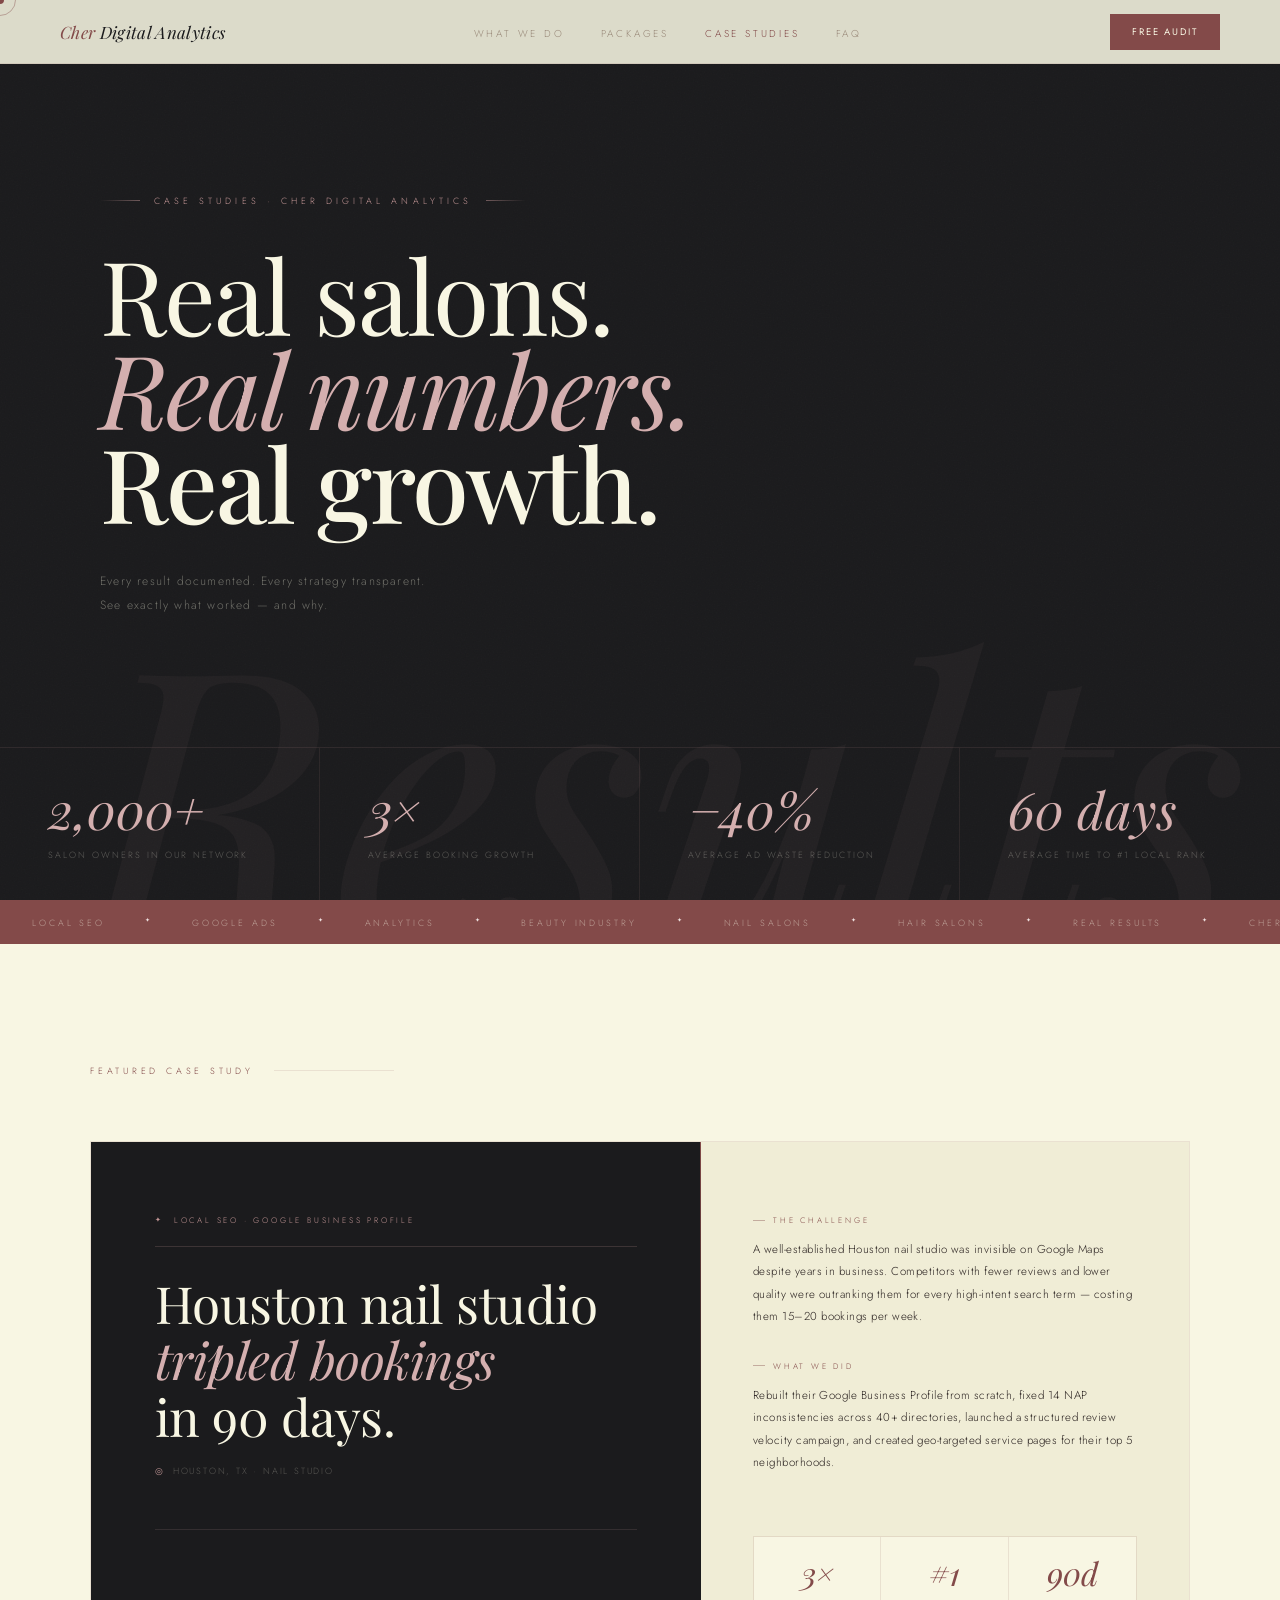
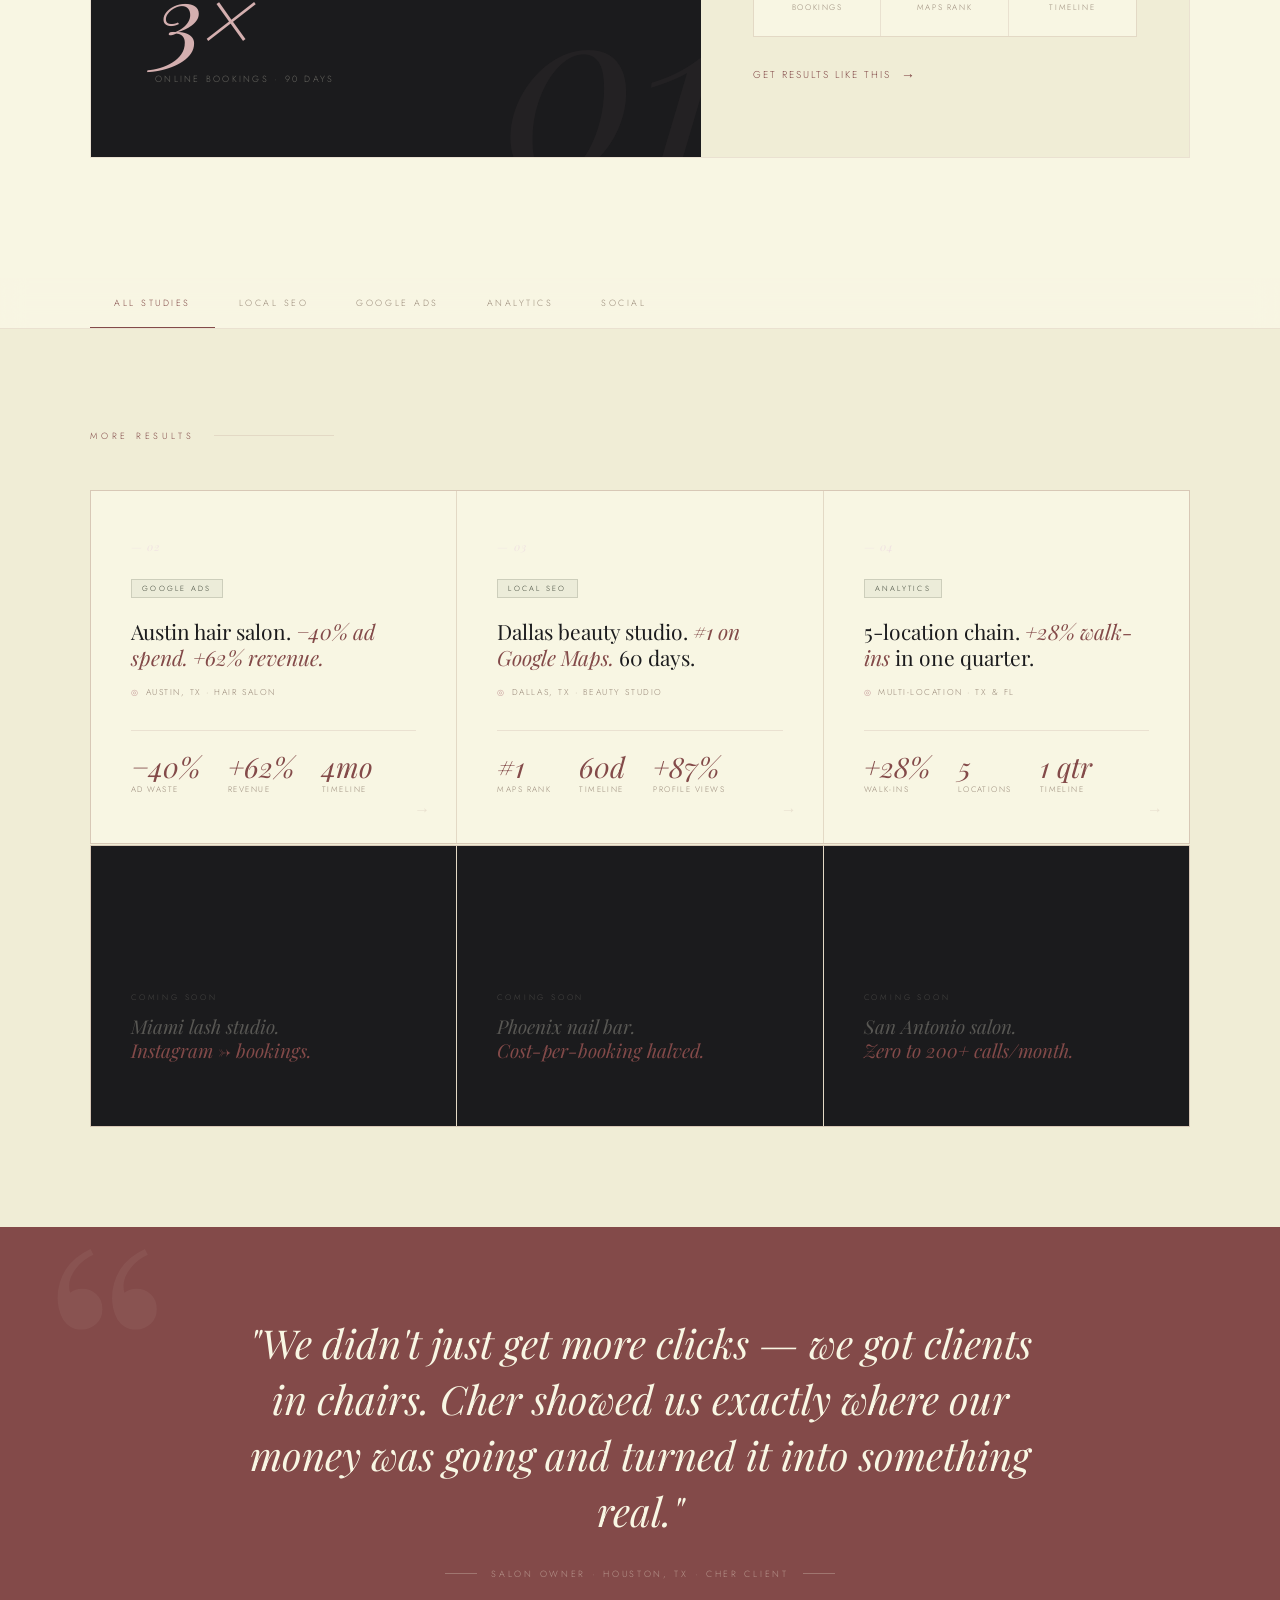
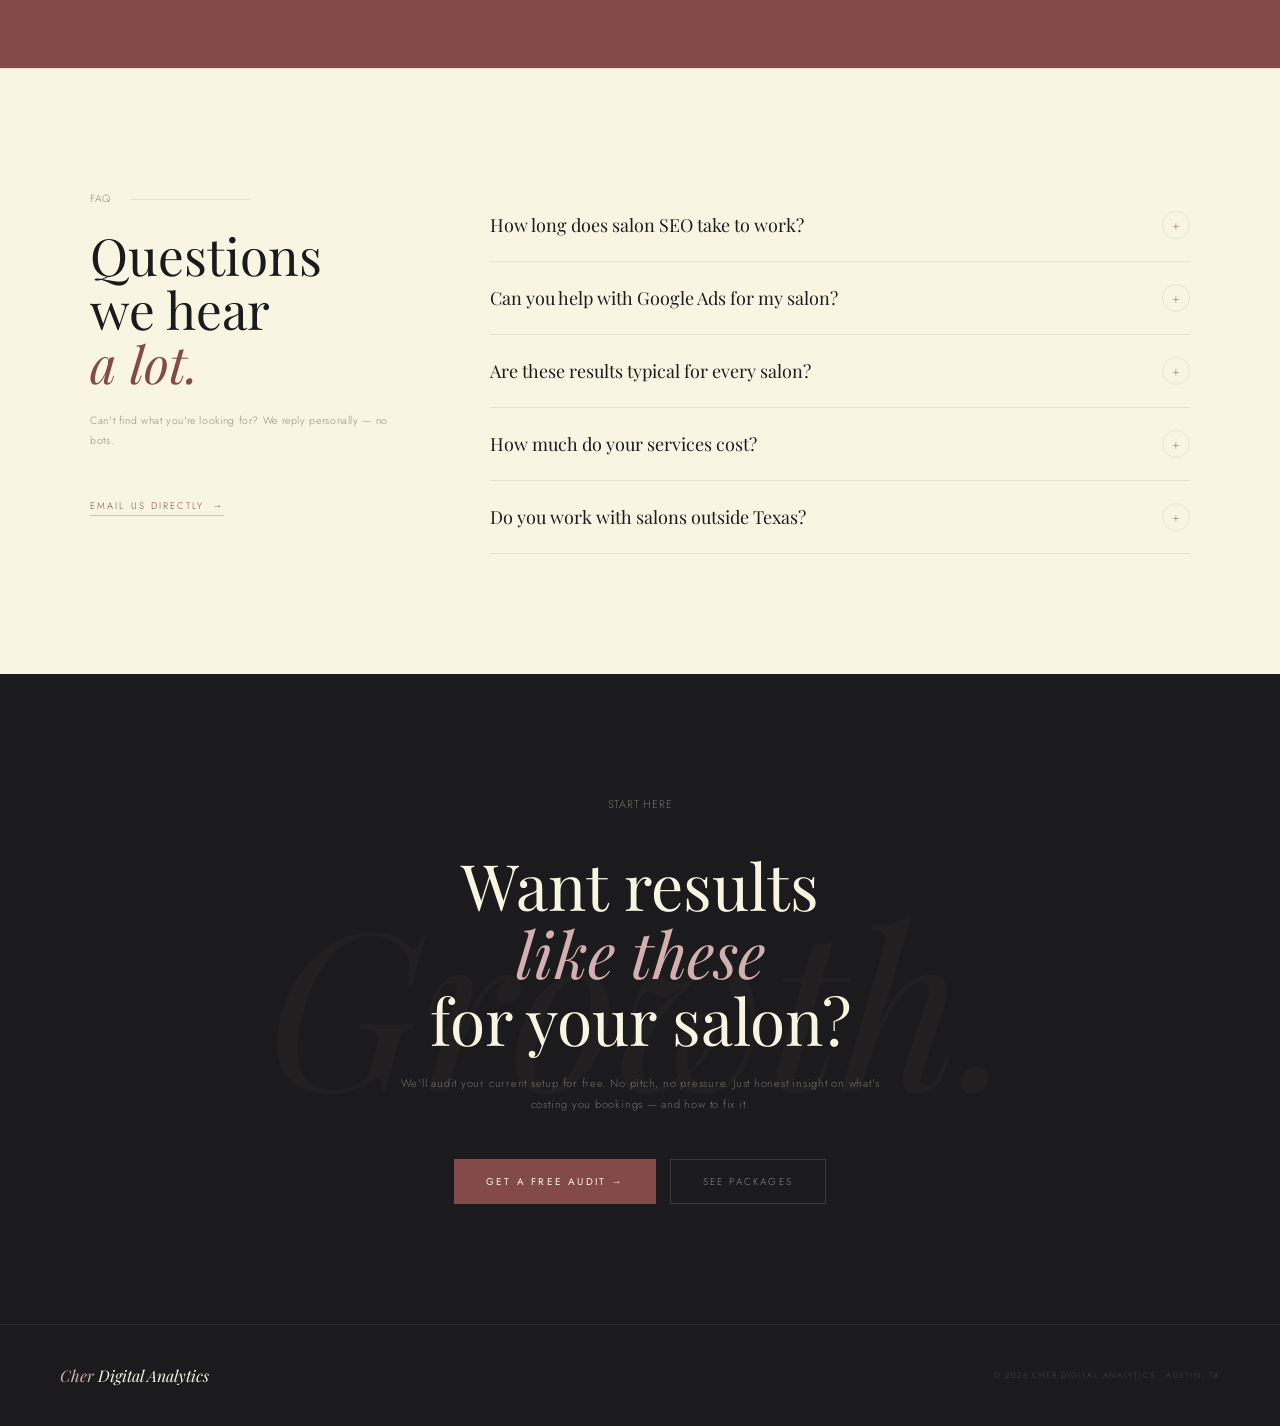
<file: case-studies (1).html>
<!DOCTYPE html>
<html lang="en">
<head>
<meta charset="UTF-8">
<meta name="viewport" content="width=device-width, initial-scale=1.0">
<title>Salon Marketing Case Studies | Cher Digital Analytics – Real Results for Real Salons</title>
<meta name="description" content="Explore real salon marketing case studies from Cher Digital Analytics. See how we helped nail salons, hair salons, and beauty studios grow foot traffic, rank on Google, and reduce ad spend — with data to prove it.">
<meta name="keywords" content="salon marketing case studies, nail salon SEO results, hair salon Google Ads, beauty business marketing results, salon foot traffic growth, local SEO salon">
<link rel="canonical" href="https://www.cherdigitalanalytics.com/case-studies">
<meta property="og:type" content="website">
<meta property="og:title" content="Salon Marketing Case Studies | Cher Digital Analytics">
<meta property="og:description" content="Real results from real salons. See how Cher Digital Analytics grew foot traffic, cut ad costs, and dominated local search for beauty businesses across the US.">
<meta property="og:url" content="https://www.cherdigitalanalytics.com/case-studies">

<script type="application/ld+json">
{
  "@context": "https://schema.org",
  "@type": "CollectionPage",
  "name": "Salon Marketing Case Studies",
  "description": "A collection of real-world salon marketing case studies by Cher Digital Analytics, showcasing measurable growth in local SEO, Google Ads, and foot traffic for nail salons, hair salons, and beauty studios.",
  "url": "https://www.cherdigitalanalytics.com/case-studies",
  "publisher": {
    "@type": "Organization",
    "name": "Cher Digital Analytics",
    "url": "https://www.cherdigitalanalytics.com/",
    "contactPoint": { "@type": "ContactPoint", "telephone": "+1-413-377-8945", "email": "hello@cherdigitalanalytics.com" }
  },
  "mainEntity": {
    "@type": "ItemList",
    "numberOfItems": 4,
    "itemListElement": [
      { "@type": "ListItem", "position": 1, "item": { "@type": "Article", "name": "Houston Nail Studio Triples Bookings in 90 Days", "description": "Local SEO rebuild tripled online bookings for a Houston nail studio in 90 days.", "keywords": ["nail salon SEO","Google Maps ranking","local SEO nail salon"], "result": "300% increase in online bookings in 90 days" } },
      { "@type": "ListItem", "position": 2, "item": { "@type": "Article", "name": "Austin Hair Salon Cuts Ad Waste 40%, Grows Revenue 62%", "description": "Google Ads restructure reduced cost-per-booking 40% while growing revenue 62%.", "keywords": ["hair salon Google Ads","salon PPC optimization"], "result": "40% ad waste reduction, 62% revenue growth" } },
      { "@type": "ListItem", "position": 3, "item": { "@type": "Article", "name": "Dallas Beauty Studio Ranks #1 for Beauty Studio Near Me", "description": "Full local SEO strategy achieved #1 Google Maps ranking in 60 days.", "keywords": ["beauty studio near me","local SEO beauty studio"], "result": "#1 Google Maps ranking in 60 days" } },
      { "@type": "ListItem", "position": 4, "item": { "@type": "Article", "name": "5-Location Salon Chain Gets Unified Analytics, 28% More Walk-Ins", "description": "Unified analytics dashboard identified top-ROI channels, growing walk-ins 28% in one quarter.", "keywords": ["multi-location salon marketing","salon analytics"], "result": "28% walk-in increase across 5 locations" } }
    ]
  }
}
</script>
<script type="application/ld+json">
{
  "@context": "https://schema.org",
  "@type": "FAQPage",
  "mainEntity": [
    { "@type": "Question", "name": "How long does it take to see results from salon SEO?", "acceptedAnswer": { "@type": "Answer", "text": "Most Cher Digital Analytics clients see measurable improvements in local rankings within 30–60 days. Significant booking growth typically shows in 60–90 days depending on competition and starting baseline." } },
    { "@type": "Question", "name": "Can Cher Digital Analytics help a salon with Google Ads?", "acceptedAnswer": { "@type": "Answer", "text": "Yes. Cher specializes in Google Ads for nail salons, hair salons, and beauty studios — including campaign setup, keyword targeting, negative keywords, and conversion tracking to reduce ad waste and grow bookings." } },
    { "@type": "Question", "name": "What results can a salon realistically expect?", "acceptedAnswer": { "@type": "Answer", "text": "Cher clients have achieved up to 3x more bookings, 40% lower cost-per-click, #1 local map rankings, and 28% more walk-ins — all documented in published case studies." } },
    { "@type": "Question", "name": "How much do Cher Digital Analytics services cost?", "acceptedAnswer": { "@type": "Answer", "text": "Plans start at $450/month with no lock-in contracts, month-to-month billing, and transparent pricing. A free audit is available before any commitment." } }
  ]
}
</script>

<link rel="preconnect" href="https://fonts.googleapis.com">
<link href="https://fonts.googleapis.com/css2?family=Playfair+Display:ital,wght@0,300;0,400;0,500;1,300;1,400;1,500&family=Jost:wght@200;300;400;500&display=swap" rel="stylesheet">

<style>
*,*::before,*::after{box-sizing:border-box;margin:0;padding:0}
:root{
  --rosy:#C49797;
  --rosy-lt:#D4AFAF;
  --rosy-pale:#F0E2E2;
  --cord:#834A49;
  --cord-dk:#6A3B3A;
  --olive:#3D4436;
  --eerie:#1B1B1D;
  --ivory:#F8F6E3;
  --ivory-dk:#F0EDD6;
  --ivory-md:#E8E4CE;
  --text:#2A2220;
  --muted:#9A8A7A;
  --line:rgba(131,74,73,0.12);
}
html{scroll-behavior:smooth}
body{
  background:var(--ivory);
  color:var(--text);
  font-family:'Jost',sans-serif;
  font-weight:300;
  -webkit-font-smoothing:antialiased;
  cursor:none;
  overflow-x:hidden;
}

/* ── CUSTOM CURSOR ── */
.cursor{
  position:fixed;width:8px;height:8px;border-radius:50%;
  background:var(--cord);pointer-events:none;z-index:9999;
  transform:translate(-50%,-50%);
  transition:transform 0.15s ease,width 0.3s ease,height 0.3s ease,background 0.3s ease;
}
.cursor-ring{
  position:fixed;width:32px;height:32px;border-radius:50%;
  border:1px solid rgba(131,74,73,0.4);pointer-events:none;z-index:9998;
  transform:translate(-50%,-50%);
  transition:transform 0.4s cubic-bezier(0.16,1,0.3,1),width 0.4s,height 0.4s,border-color 0.3s;
}
body.hovering .cursor{width:12px;height:12px;background:var(--rosy)}
body.hovering .cursor-ring{width:48px;height:48px;border-color:rgba(196,151,151,0.5)}

/* ── NAV ── */
nav{
  position:fixed;top:0;left:0;right:0;z-index:200;
  display:flex;align-items:center;justify-content:space-between;
  padding:0 60px;height:64px;
  background:rgba(248,246,227,0.88);
  backdrop-filter:blur(20px);-webkit-backdrop-filter:blur(20px);
  border-bottom:1px solid var(--line);
  transition:background 0.3s;
}
.nav-logo{
  font-family:'Playfair Display',serif;
  font-size:17px;font-weight:400;font-style:italic;
  color:var(--eerie);text-decoration:none;letter-spacing:0.02em;
}
.nav-logo span{color:var(--cord)}
.nav-links{display:flex;gap:36px;list-style:none}
.nav-links a{
  font-family:'Jost',sans-serif;font-weight:300;
  font-size:10px;letter-spacing:0.28em;text-transform:uppercase;
  color:var(--muted);text-decoration:none;transition:color 0.2s;
}
.nav-links a:hover,.nav-links a.active{color:var(--cord)}
.nav-cta{
  font-family:'Jost',sans-serif;font-weight:400;
  font-size:9.5px;letter-spacing:0.2em;text-transform:uppercase;
  color:var(--ivory);background:var(--cord);
  border:none;padding:11px 22px;text-decoration:none;
  transition:background 0.25s,letter-spacing 0.25s;
  display:inline-block;
}
.nav-cta:hover{background:var(--cord-dk);letter-spacing:0.28em}

/* ── HERO ── */
.hero{
  min-height:100vh;
  background:var(--eerie);
  display:grid;
  grid-template-rows:1fr auto;
  position:relative;overflow:hidden;
  padding-top:64px;
}
/* animated grain */
.hero-grain{
  position:absolute;inset:0;pointer-events:none;z-index:1;
  background-image:url("data:image/svg+xml,%3Csvg xmlns='http://www.w3.org/2000/svg' width='400' height='400'%3E%3Cfilter id='n'%3E%3CfeTurbulence type='fractalNoise' baseFrequency='0.75' numOctaves='4' stitchTiles='stitch'/%3E%3C/filter%3E%3Crect width='400' height='400' filter='url(%23n)' opacity='0.035'/%3E%3C/svg%3E");
  opacity:.6;
}
/* oversized background number */
.hero-num{
  position:absolute;
  right:-60px;bottom:-80px;
  font-family:'Playfair Display',serif;
  font-size:clamp(200px,30vw,420px);
  font-weight:300;font-style:italic;
  color:rgba(196,151,151,0.045);
  line-height:1;user-select:none;pointer-events:none;z-index:1;
  white-space:nowrap;
}
.hero-inner{
  position:relative;z-index:2;
  display:flex;flex-direction:column;justify-content:center;
  padding:0 60px;max-width:1200px;margin:0 auto;width:100%;
}
.hero-eyebrow{
  display:inline-flex;align-items:center;gap:14px;
  font-size:9px;letter-spacing:0.45em;text-transform:uppercase;
  color:var(--rosy);margin-bottom:40px;
  opacity:0;animation:fadeUp 0.8s 0.2s ease forwards;
}
.hero-eyebrow::before,.hero-eyebrow::after{
  content:'';display:block;height:1px;
  background:linear-gradient(to right,transparent,var(--rosy));
  width:40px;opacity:0.5;
}
.hero-eyebrow::after{transform:rotate(180deg)}
.hero h1{
  font-family:'Playfair Display',serif;
  font-size:clamp(54px,8vw,110px);
  font-weight:300;line-height:0.92;
  letter-spacing:-0.02em;
  color:var(--ivory);
  margin-bottom:40px;
  opacity:0;animation:fadeUp 0.9s 0.35s ease forwards;
}
.hero h1 em{font-style:italic;color:var(--rosy-lt);display:block}
.hero h1 strong{font-weight:500;display:block}
.hero-sub{
  font-size:12px;font-weight:300;letter-spacing:0.1em;line-height:2;
  color:rgba(248,246,227,0.38);max-width:420px;
  opacity:0;animation:fadeUp 0.9s 0.5s ease forwards;
}

/* hero stat strip */
.hero-strip{
  position:relative;z-index:2;
  border-top:1px solid rgba(196,151,151,0.12);
  display:grid;grid-template-columns:repeat(4,1fr);
  opacity:0;animation:fadeUp 0.9s 0.65s ease forwards;
}
.hstat{
  padding:36px 48px;
  border-right:1px solid rgba(196,151,151,0.1);
  position:relative;overflow:hidden;
}
.hstat:last-child{border-right:none}
.hstat::before{
  content:'';
  position:absolute;top:0;left:0;right:0;height:2px;
  background:linear-gradient(to right,var(--cord),transparent);
  transform:scaleX(0);transform-origin:left;
  transition:transform 0.5s cubic-bezier(0.16,1,0.3,1);
}
.hstat:hover::before{transform:scaleX(1)}
.hstat-num{
  font-family:'Playfair Display',serif;
  font-size:clamp(36px,4vw,52px);font-weight:300;font-style:italic;
  color:var(--rosy-lt);line-height:1;
  display:block;margin-bottom:6px;
}
.hstat-label{
  font-size:9px;letter-spacing:0.22em;text-transform:uppercase;
  color:rgba(248,246,227,0.3);
}

@keyframes fadeUp{
  from{opacity:0;transform:translateY(30px)}
  to{opacity:1;transform:translateY(0)}
}

/* ── MARQUEE DIVIDER ── */
.marquee-wrap{
  background:var(--cord);
  overflow:hidden;height:44px;
  display:flex;align-items:center;
  border-top:1px solid rgba(131,74,73,0.3);
}
.marquee-track{
  display:flex;animation:marquee 22s linear infinite;
  white-space:nowrap;
}
.marquee-track span{
  font-size:9px;letter-spacing:0.32em;text-transform:uppercase;
  color:rgba(248,246,227,0.5);padding:0 32px;
}
.marquee-track span.dot{color:var(--rosy-pale);padding:0 8px;font-size:6px}
@keyframes marquee{from{transform:translateX(0)}to{transform:translateX(-50%)}}

/* ── FEATURED ── */
.featured{
  padding:120px 60px;
  background:var(--ivory);
  position:relative;
}
.section-eyebrow{
  font-size:9px;letter-spacing:0.42em;text-transform:uppercase;
  color:var(--cord);margin-bottom:64px;
  display:flex;align-items:center;gap:20px;
}
.section-eyebrow::after{
  content:'';flex:1;height:1px;
  background:var(--line);max-width:120px;
}
/* full-bleed horizontal feature card */
.feat-card{
  display:grid;grid-template-columns:5fr 4fr;
  border:1px solid var(--line);
  overflow:hidden;max-width:1100px;
}
.feat-left{
  background:var(--eerie);
  padding:72px 64px;
  position:relative;overflow:hidden;
}
.feat-left::after{
  content:'';
  position:absolute;top:0;right:0;
  width:1px;height:100%;
  background:linear-gradient(to bottom,var(--cord),transparent,transparent);
}
/* giant italic number */
.feat-ghost-num{
  position:absolute;
  bottom:-40px;right:-20px;
  font-family:'Playfair Display',serif;
  font-size:240px;font-weight:300;font-style:italic;
  color:rgba(196,151,151,0.05);
  line-height:1;user-select:none;pointer-events:none;
}
.feat-tag{
  font-size:8px;letter-spacing:0.35em;text-transform:uppercase;
  color:var(--rosy);border-bottom:1px solid rgba(196,151,151,0.2);
  padding-bottom:20px;margin-bottom:28px;
  display:flex;align-items:center;gap:10px;
}
.feat-tag::before{content:'✦';font-size:7px}
.feat-left h2{
  font-family:'Playfair Display',serif;
  font-size:clamp(32px,4vw,52px);font-weight:300;line-height:1.1;
  color:var(--ivory);margin-bottom:20px;letter-spacing:-0.01em;
}
.feat-left h2 em{font-style:italic;color:var(--rosy-lt)}
.feat-location{
  font-size:9px;letter-spacing:0.2em;text-transform:uppercase;
  color:rgba(248,246,227,0.28);margin-bottom:52px;
  display:flex;align-items:center;gap:8px;
}
.feat-location::before{content:'◎';color:var(--rosy);font-size:9px}
/* the BIG result number */
.feat-result{
  border-top:1px solid rgba(196,151,151,0.15);
  padding-top:36px;
}
.feat-result-num{
  font-family:'Playfair Display',serif;
  font-size:clamp(60px,9vw,100px);font-weight:300;font-style:italic;
  color:var(--rosy-lt);line-height:1;display:block;
}
.feat-result-label{
  font-size:9px;letter-spacing:0.25em;text-transform:uppercase;
  color:rgba(248,246,227,0.35);margin-top:6px;display:block;
}

/* feat right */
.feat-right{
  background:var(--ivory-dk);
  padding:72px 52px;
  display:flex;flex-direction:column;justify-content:space-between;
}
.story-block{margin-bottom:32px}
.story-label{
  font-size:8px;letter-spacing:0.35em;text-transform:uppercase;
  color:var(--cord);margin-bottom:12px;
  display:flex;align-items:center;gap:8px;
}
.story-label::before{content:'';width:12px;height:1px;background:var(--cord);opacity:0.4;display:block}
.story-text{
  font-size:11.5px;font-weight:300;letter-spacing:0.04em;line-height:1.95;
  color:var(--text);
}
.feat-metrics{
  display:grid;grid-template-columns:repeat(3,1fr);
  border:1px solid var(--line);overflow:hidden;margin-top:auto;
}
.fm{
  padding:20px 18px;text-align:center;
  border-right:1px solid var(--line);
  background:var(--ivory);
}
.fm:last-child{border-right:none}
.fm-val{
  font-family:'Playfair Display',serif;
  font-size:32px;font-weight:300;font-style:italic;
  color:var(--cord);display:block;line-height:1;margin-bottom:4px;
}
.fm-lbl{
  font-size:8px;letter-spacing:0.2em;text-transform:uppercase;color:var(--muted);
}
.feat-cta{
  display:inline-flex;align-items:center;gap:10px;
  font-size:10px;letter-spacing:0.2em;text-transform:uppercase;
  color:var(--cord);text-decoration:none;margin-top:28px;
  transition:gap 0.3s;
}
.feat-cta:hover{gap:18px}
.feat-cta span{font-size:14px}

/* ── FILTER ── */
.filter-section{
  padding:0 60px;
  background:var(--ivory);
  border-bottom:1px solid var(--line);
  position:sticky;top:64px;z-index:100;
  backdrop-filter:blur(12px);
  background:rgba(248,246,227,0.9);
}
.filter-inner{
  max-width:1100px;margin:0 auto;
  display:flex;align-items:center;gap:0;
}
.fbtn{
  font-family:'Jost',sans-serif;font-weight:300;
  font-size:9px;letter-spacing:0.28em;text-transform:uppercase;
  color:var(--muted);background:none;border:none;
  padding:18px 24px;cursor:pointer;white-space:nowrap;
  border-bottom:1.5px solid transparent;
  transition:color 0.2s,border-color 0.2s;
  position:relative;
}
.fbtn:hover{color:var(--text)}
.fbtn.active{color:var(--cord);border-bottom-color:var(--cord)}

/* ── CARDS SECTION ── */
.cards-section{
  padding:100px 60px;
  background:var(--ivory-dk);
}
.cards-inner{max-width:1100px;margin:0 auto}

/* horizontal card layout — each one full-width */
.cs-card-row{
  display:grid;
  grid-template-columns:1fr 1fr 1fr;
  gap:1px;background:var(--line);
  border:1px solid var(--line);
  margin-bottom:1px;
}
.cs-card-row:last-of-type{margin-bottom:0}

.cs-card{
  background:var(--ivory);
  padding:48px 40px;
  position:relative;overflow:hidden;
  transition:background 0.3s;
  cursor:pointer;
}
.cs-card:hover{background:var(--eerie)}
/* smooth text color transitions on hover */
.cs-card .cn,.cs-card .ct,.cs-card h3,.cs-card .cl,.cs-card .cv,.cs-card .cl2{
  transition:color 0.3s;
}
.cs-card:hover .cn{color:rgba(196,151,151,0.4)}
.cs-card:hover .ct{color:var(--olive-pale,#C8CCBF);background:rgba(61,68,54,0.2);border-color:rgba(61,68,54,0.3)}
.cs-card:hover h3{color:var(--ivory)}
.cs-card:hover .cl{color:rgba(248,246,227,0.28)}
.cs-card:hover .cv{color:var(--rosy-lt)}
.cs-card:hover .cl2{color:rgba(248,246,227,0.3)}
/* bottom reveal line */
.cs-card::after{
  content:'';
  position:absolute;bottom:0;left:0;right:0;height:1.5px;
  background:linear-gradient(to right,var(--cord),var(--rosy),transparent);
  transform:scaleX(0);transform-origin:left;
  transition:transform 0.5s cubic-bezier(0.16,1,0.3,1);
}
.cs-card:hover::after{transform:scaleX(1)}

.cn{
  font-family:'Playfair Display',serif;
  font-size:11px;font-weight:300;font-style:italic;
  color:var(--rosy-pale);letter-spacing:0.1em;
  display:block;margin-bottom:20px;
}
.ct{
  font-size:7.5px;letter-spacing:0.3em;text-transform:uppercase;
  color:var(--olive);border:1px solid rgba(61,68,54,0.18);
  background:rgba(61,68,54,0.06);
  padding:3px 10px;width:fit-content;margin-bottom:20px;
  display:inline-block;
}
.cs-card h3{
  font-family:'Playfair Display',serif;
  font-size:21px;font-weight:300;line-height:1.25;
  color:var(--eerie);margin-bottom:16px;
}
.cs-card h3 em{font-style:italic;color:var(--cord)}
.cl{
  font-size:8.5px;letter-spacing:0.18em;text-transform:uppercase;
  color:var(--muted);margin-bottom:32px;
  display:flex;align-items:center;gap:6px;
}
.cl::before{content:'◎';color:var(--rosy);font-size:8px}
/* stat strip */
.cstats{
  border-top:1px solid var(--line);
  padding-top:22px;
  display:flex;gap:28px;
}
.cs-stat{display:flex;flex-direction:column;gap:2px}
.cv{
  font-family:'Playfair Display',serif;
  font-size:28px;font-weight:300;font-style:italic;
  color:var(--cord);line-height:1;
}
.cl2{font-size:8px;letter-spacing:0.18em;text-transform:uppercase;color:var(--muted)}
/* hover arrow */
.card-arr{
  position:absolute;bottom:22px;right:26px;
  font-size:16px;color:var(--line);
  transition:color 0.3s,transform 0.3s;
}
.cs-card:hover .card-arr{color:var(--rosy);transform:translate(4px,-2px)}

/* coming soon card */
.cs-card.soon{
  background:var(--eerie);
  display:flex;flex-direction:column;
  align-items:flex-start;justify-content:flex-end;
  min-height:280px;
}
.cs-card.soon:hover{background:#222225}
.cs-card.soon::after{background:linear-gradient(to right,var(--rosy),transparent)}
.soon-lbl{
  font-size:8px;letter-spacing:0.35em;text-transform:uppercase;
  color:rgba(248,246,227,0.2);margin-bottom:12px;
}
.cs-card.soon h3{
  font-family:'Playfair Display',serif;
  font-size:19px;font-weight:300;font-style:italic;
  color:rgba(248,246,227,0.28);
}
.cs-card.soon:hover h3{color:rgba(248,246,227,0.4)}

/* ── PULL QUOTE BAND ── */
.quote-band{
  background:var(--cord);
  padding:88px 60px;
  position:relative;overflow:hidden;
}
.quote-band::before{
  content:'\201C';
  position:absolute;top:-40px;left:40px;
  font-family:'Playfair Display',serif;
  font-size:320px;font-weight:300;
  color:rgba(248,246,227,0.05);
  line-height:1;user-select:none;pointer-events:none;
}
.quote-inner{max-width:800px;margin:0 auto;text-align:center}
blockquote{
  font-family:'Playfair Display',serif;
  font-size:clamp(24px,4vw,40px);font-weight:300;font-style:italic;
  line-height:1.4;color:var(--ivory);margin-bottom:28px;
  position:relative;z-index:1;
}
.quote-attr{
  font-size:9px;letter-spacing:0.3em;text-transform:uppercase;
  color:rgba(248,246,227,0.45);position:relative;z-index:1;
  display:flex;align-items:center;justify-content:center;gap:14px;
}
.quote-attr::before,.quote-attr::after{
  content:'';display:block;width:32px;height:1px;
  background:rgba(248,246,227,0.25);
}

/* ── FAQ ── */
.faq-section{
  padding:120px 60px;
  background:var(--ivory);
  border-top:1px solid var(--line);
}
.faq-grid{
  display:grid;grid-template-columns:320px 1fr;
  gap:80px;max-width:1100px;margin:0 auto;
  align-items:start;
}
.faq-left-head{
  position:sticky;top:120px;
}
.faq-left-head h2{
  font-family:'Playfair Display',serif;
  font-size:clamp(36px,4vw,52px);font-weight:300;line-height:1.05;
  color:var(--eerie);margin-bottom:20px;
}
.faq-left-head h2 em{font-style:italic;color:var(--cord)}
.faq-left-head p{
  font-size:10.5px;font-weight:300;letter-spacing:0.06em;line-height:1.9;
  color:var(--muted);margin-bottom:32px;
}
.faq-audit-link{
  display:inline-flex;align-items:center;gap:8px;
  font-size:9.5px;letter-spacing:0.22em;text-transform:uppercase;
  color:var(--cord);text-decoration:none;
  border-bottom:1px solid rgba(131,74,73,0.3);padding-bottom:2px;
  transition:gap 0.3s,border-color 0.3s;
}
.faq-audit-link:hover{gap:14px;border-color:var(--cord)}
.faq-list{display:flex;flex-direction:column}
.faq-item{border-bottom:1px solid var(--line)}
.faq-btn{
  width:100%;background:none;border:none;
  padding:22px 0;cursor:pointer;text-align:left;
  display:flex;justify-content:space-between;align-items:center;gap:20px;
}
.faq-q{
  font-family:'Playfair Display',serif;
  font-size:18px;font-weight:300;color:var(--eerie);line-height:1.3;
}
.faq-icon{
  width:28px;height:28px;border-radius:50%;
  border:1px solid var(--line);display:flex;align-items:center;justify-content:center;
  font-size:14px;color:var(--cord);flex-shrink:0;
  font-family:'Jost',sans-serif;font-weight:200;
  transition:transform 0.35s cubic-bezier(0.16,1,0.3,1),background 0.25s,border-color 0.25s;
}
.faq-item.open .faq-icon{transform:rotate(45deg);background:var(--cord);border-color:var(--cord);color:var(--ivory)}
.faq-ans{max-height:0;overflow:hidden;transition:max-height 0.45s cubic-bezier(0.16,1,0.3,1),padding 0.3s}
.faq-item.open .faq-ans{max-height:200px;padding-bottom:20px}
.faq-ans p{font-size:11px;font-weight:300;letter-spacing:0.05em;line-height:1.9;color:var(--muted)}

/* ── CTA SECTION ── */
.cta-section{
  background:var(--eerie);
  padding:120px 60px;
  position:relative;overflow:hidden;
  text-align:center;
}
.cta-section::before{
  content:'Growth.';
  position:absolute;left:50%;top:50%;
  transform:translate(-50%,-50%);
  font-family:'Playfair Display',serif;
  font-size:clamp(100px,18vw,220px);font-weight:300;font-style:italic;
  color:rgba(196,151,151,0.035);
  white-space:nowrap;user-select:none;pointer-events:none;
}
.cta-inner{position:relative;z-index:1;max-width:680px;margin:0 auto}
.cta-section .section-eyebrow{justify-content:center;margin-bottom:36px}
.cta-section .section-eyebrow::after{display:none}
.cta-section h2{
  font-family:'Playfair Display',serif;
  font-size:clamp(36px,5vw,64px);font-weight:300;line-height:1.05;
  color:var(--ivory);margin-bottom:20px;
}
.cta-section h2 em{font-style:italic;color:var(--rosy-lt)}
.cta-section p{
  font-size:11px;font-weight:300;letter-spacing:0.07em;line-height:1.9;
  color:rgba(248,246,227,0.4);max-width:480px;margin:0 auto 44px;
}
.cta-btns{display:flex;align-items:center;justify-content:center;gap:14px;flex-wrap:wrap}
.btn-p{
  background:var(--cord);color:var(--ivory);
  font-family:'Jost',sans-serif;font-weight:400;
  font-size:10px;letter-spacing:0.22em;text-transform:uppercase;
  border:none;padding:15px 32px;cursor:pointer;text-decoration:none;
  transition:background 0.25s,letter-spacing 0.25s;display:inline-block;
}
.btn-p:hover{background:var(--cord-dk);letter-spacing:0.28em}
.btn-g{
  background:transparent;color:rgba(248,246,227,0.5);
  border:1px solid rgba(248,246,227,0.15);
  font-family:'Jost',sans-serif;font-weight:300;
  font-size:10px;letter-spacing:0.22em;text-transform:uppercase;
  padding:14px 32px;cursor:pointer;text-decoration:none;
  transition:color 0.25s,border-color 0.25s;display:inline-block;
}
.btn-g:hover{color:var(--ivory);border-color:rgba(248,246,227,0.35)}

/* ── FOOTER ── */
footer{
  background:var(--eerie);
  border-top:1px solid rgba(196,151,151,0.1);
  padding:40px 60px;
  display:flex;align-items:center;justify-content:space-between;
  flex-wrap:wrap;gap:16px;
}
.f-logo{
  font-family:'Playfair Display',serif;
  font-size:16px;font-weight:400;font-style:italic;
  color:var(--ivory);text-decoration:none;
}
.f-logo span{color:var(--rosy-lt)}
.f-copy{
  font-size:8px;letter-spacing:0.2em;text-transform:uppercase;
  color:rgba(248,246,227,0.22);
}

/* ── SCROLL REVEAL ── */
.reveal{opacity:0;transform:translateY(28px);transition:opacity 0.8s ease,transform 0.8s cubic-bezier(0.16,1,0.3,1)}
.reveal.in{opacity:1;transform:translateY(0)}
.reveal.d1{transition-delay:0.1s}
.reveal.d2{transition-delay:0.2s}
.reveal.d3{transition-delay:0.3s}
.reveal.d4{transition-delay:0.4s}

/* ── RESPONSIVE ── */
@media(max-width:960px){
  nav{padding:0 24px}
  .nav-links{display:none}
  .hero-inner,.featured,.cards-section,.filter-section,.quote-band,.faq-section,.cta-section,footer{padding-left:24px;padding-right:24px}
  .hero-strip{grid-template-columns:repeat(2,1fr)}
  .feat-card{grid-template-columns:1fr}
  .cs-card-row{grid-template-columns:1fr}
  .faq-grid{grid-template-columns:1fr;gap:40px}
  .faq-left-head{position:static}
  .filter-section{padding:0 24px}
}
</style>
</head>
<body>

<div class="cursor" id="cur"></div>
<div class="cursor-ring" id="ring"></div>

<!-- NAV -->
<nav>
  <a href="https://www.cherdigitalanalytics.com/" class="nav-logo"><span>Cher</span> Digital Analytics</a>
  <ul class="nav-links">
    <li><a href="https://www.cherdigitalanalytics.com/index#what-we-do">What We Do</a></li>
    <li><a href="https://www.cherdigitalanalytics.com/salon-marketing-packages">Packages</a></li>
    <li><a href="case-studies.html" class="active">Case Studies</a></li>
    <li><a href="https://www.cherdigitalanalytics.com/index#faq">FAQ</a></li>
  </ul>
  <a href="https://www.cherdigitalanalytics.com/cher-salon-audit" class="nav-cta">Free Audit</a>
</nav>

<!-- HERO -->
<section class="hero" aria-labelledby="hero-h1">
  <div class="hero-grain"></div>
  <div class="hero-num" aria-hidden="true">Results.</div>
  <div class="hero-inner">
    <p class="hero-eyebrow">Case Studies · Cher Digital Analytics</p>
    <h1 id="hero-h1">
      Real salons.<br>
      <em>Real numbers.</em>
      <strong>Real growth.</strong>
    </h1>
    <p class="hero-sub">Every result documented. Every strategy transparent.<br>See exactly what worked — and why.</p>
  </div>
  <div class="hero-strip">
    <div class="hstat"><span class="hstat-num">2,000+</span><span class="hstat-label">Salon owners in our network</span></div>
    <div class="hstat"><span class="hstat-num">3×</span><span class="hstat-label">Average booking growth</span></div>
    <div class="hstat"><span class="hstat-num">−40%</span><span class="hstat-label">Average ad waste reduction</span></div>
    <div class="hstat"><span class="hstat-num">60 days</span><span class="hstat-label">Average time to #1 local rank</span></div>
  </div>
</section>

<!-- MARQUEE -->
<div class="marquee-wrap" aria-hidden="true">
  <div class="marquee-track">
    <span>Local SEO</span><span class="dot">✦</span><span>Google Ads</span><span class="dot">✦</span>
    <span>Analytics</span><span class="dot">✦</span><span>Beauty Industry</span><span class="dot">✦</span>
    <span>Nail Salons</span><span class="dot">✦</span><span>Hair Salons</span><span class="dot">✦</span>
    <span>Real Results</span><span class="dot">✦</span><span>Cher Weekly</span><span class="dot">✦</span>
    <span>2,000+ Clients</span><span class="dot">✦</span><span>Austin TX</span><span class="dot">✦</span>
    <!-- duplicate -->
    <span>Local SEO</span><span class="dot">✦</span><span>Google Ads</span><span class="dot">✦</span>
    <span>Analytics</span><span class="dot">✦</span><span>Beauty Industry</span><span class="dot">✦</span>
    <span>Nail Salons</span><span class="dot">✦</span><span>Hair Salons</span><span class="dot">✦</span>
    <span>Real Results</span><span class="dot">✦</span><span>Cher Weekly</span><span class="dot">✦</span>
    <span>2,000+ Clients</span><span class="dot">✦</span><span>Austin TX</span><span class="dot">✦</span>
  </div>
</div>

<!-- FEATURED -->
<section class="featured" aria-labelledby="feat-h">
  <div style="max-width:1100px;margin:0 auto">
    <p class="section-eyebrow reveal">Featured Case Study</p>
    <div class="feat-card reveal d1" itemscope itemtype="https://schema.org/Article">
      <meta itemprop="author" content="Cher Digital Analytics">
      <div class="feat-left">
        <div class="feat-ghost-num" aria-hidden="true">01</div>
        <div>
          <div class="feat-tag">Local SEO · Google Business Profile</div>
          <h2 id="feat-h" itemprop="name">
            Houston nail studio<br><em>tripled bookings</em><br>in 90 days.
          </h2>
          <p class="feat-location" itemprop="about">Houston, TX · Nail Studio</p>
        </div>
        <div class="feat-result">
          <span class="feat-result-num">3×</span>
          <span class="feat-result-label">Online Bookings · 90 Days</span>
        </div>
      </div>
      <div class="feat-right">
        <div>
          <div class="story-block">
            <p class="story-label">The Challenge</p>
            <p class="story-text" itemprop="description">A well-established Houston nail studio was invisible on Google Maps despite years in business. Competitors with fewer reviews and lower quality were outranking them for every high-intent search term — costing them 15–20 bookings per week.</p>
          </div>
          <div class="story-block">
            <p class="story-label">What We Did</p>
            <p class="story-text">Rebuilt their Google Business Profile from scratch, fixed 14 NAP inconsistencies across 40+ directories, launched a structured review velocity campaign, and created geo-targeted service pages for their top 5 neighborhoods.</p>
          </div>
        </div>
        <div>
          <div class="feat-metrics">
            <div class="fm"><span class="fm-val">3×</span><span class="fm-lbl">Bookings</span></div>
            <div class="fm"><span class="fm-val">#1</span><span class="fm-lbl">Maps Rank</span></div>
            <div class="fm"><span class="fm-val">90d</span><span class="fm-lbl">Timeline</span></div>
          </div>
          <a href="https://www.cherdigitalanalytics.com/free-salon-marketing-consultation" class="feat-cta">Get results like this <span>→</span></a>
        </div>
      </div>
    </div>
  </div>
</section>

<!-- FILTER -->
<div class="filter-section" role="navigation" aria-label="Filter">
  <div class="filter-inner">
    <button class="fbtn active" onclick="filterCards('all',this)">All Studies</button>
    <button class="fbtn" onclick="filterCards('seo',this)">Local SEO</button>
    <button class="fbtn" onclick="filterCards('ads',this)">Google Ads</button>
    <button class="fbtn" onclick="filterCards('analytics',this)">Analytics</button>
    <button class="fbtn" onclick="filterCards('social',this)">Social</button>
  </div>
</div>

<!-- CARDS -->
<section class="cards-section" aria-labelledby="cards-h">
  <div class="cards-inner">
    <p class="section-eyebrow reveal" id="cards-h" style="margin-bottom:48px">More Results</p>

    <div class="cs-card-row" id="csGrid">

      <!-- 02 -->
      <article class="cs-card reveal" data-cat="ads" itemscope itemtype="https://schema.org/Article">
        <meta itemprop="author" content="Cher Digital Analytics">
        <span class="cn">— 02</span>
        <span class="ct">Google Ads</span>
        <h3 itemprop="name">Austin hair salon. <em>−40% ad spend. +62% revenue.</em></h3>
        <p class="cl">Austin, TX · Hair Salon</p>
        <div class="cstats">
          <div class="cs-stat"><span class="cv">−40%</span><span class="cl2">Ad Waste</span></div>
          <div class="cs-stat"><span class="cv">+62%</span><span class="cl2">Revenue</span></div>
          <div class="cs-stat"><span class="cv">4mo</span><span class="cl2">Timeline</span></div>
        </div>
        <span class="card-arr" aria-hidden="true">→</span>
      </article>

      <!-- 03 -->
      <article class="cs-card reveal d1" data-cat="seo" itemscope itemtype="https://schema.org/Article">
        <meta itemprop="author" content="Cher Digital Analytics">
        <span class="cn">— 03</span>
        <span class="ct">Local SEO</span>
        <h3 itemprop="name">Dallas beauty studio. <em>#1 on Google Maps.</em> 60 days.</h3>
        <p class="cl">Dallas, TX · Beauty Studio</p>
        <div class="cstats">
          <div class="cs-stat"><span class="cv">#1</span><span class="cl2">Maps Rank</span></div>
          <div class="cs-stat"><span class="cv">60d</span><span class="cl2">Timeline</span></div>
          <div class="cs-stat"><span class="cv">+87%</span><span class="cl2">Profile Views</span></div>
        </div>
        <span class="card-arr" aria-hidden="true">→</span>
      </article>

      <!-- 04 -->
      <article class="cs-card reveal d2" data-cat="analytics" itemscope itemtype="https://schema.org/Article">
        <meta itemprop="author" content="Cher Digital Analytics">
        <span class="cn">— 04</span>
        <span class="ct">Analytics</span>
        <h3 itemprop="name">5-location chain. <em>+28% walk-ins</em> in one quarter.</h3>
        <p class="cl">Multi-Location · TX & FL</p>
        <div class="cstats">
          <div class="cs-stat"><span class="cv">+28%</span><span class="cl2">Walk-Ins</span></div>
          <div class="cs-stat"><span class="cv">5</span><span class="cl2">Locations</span></div>
          <div class="cs-stat"><span class="cv">1 qtr</span><span class="cl2">Timeline</span></div>
        </div>
        <span class="card-arr" aria-hidden="true">→</span>
      </article>

    </div>

    <!-- Coming soon row -->
    <div class="cs-card-row" style="margin-top:1px" id="soonRow">
      <article class="cs-card soon reveal" data-cat="social">
        <p class="soon-lbl">Coming Soon</p>
        <h3>Miami lash studio.<br><em>Instagram → bookings.</em></h3>
      </article>
      <article class="cs-card soon reveal d1" data-cat="ads">
        <p class="soon-lbl">Coming Soon</p>
        <h3>Phoenix nail bar.<br><em>Cost-per-booking halved.</em></h3>
      </article>
      <article class="cs-card soon reveal d2" data-cat="seo">
        <p class="soon-lbl">Coming Soon</p>
        <h3>San Antonio salon.<br><em>Zero to 200+ calls/month.</em></h3>
      </article>
    </div>

  </div>
</section>

<!-- PULL QUOTE -->
<section class="quote-band" aria-label="Client testimonial">
  <div class="quote-inner reveal">
    <blockquote>"We didn't just get more clicks — we got clients in chairs. Cher showed us exactly where our money was going and turned it into something real."</blockquote>
    <p class="quote-attr">Salon Owner · Houston, TX · CHER Client</p>
  </div>
</section>

<!-- FAQ -->
<section class="faq-section" aria-labelledby="faq-h">
  <div class="faq-grid">
    <div class="faq-left-head reveal">
      <p class="section-eyebrow" style="margin-bottom:20px">FAQ</p>
      <h2 id="faq-h">Questions<br>we hear<br><em>a lot.</em></h2>
      <p style="margin-top:20px">Can't find what you're looking for? We reply personally — no bots.</p>
      <a href="mailto:hello@cherdigitalanalytics.com" class="faq-audit-link" style="margin-top:16px">Email us directly <span>→</span></a>
    </div>
    <div class="faq-list reveal d1" itemscope itemtype="https://schema.org/FAQPage">

      <div class="faq-item" itemscope itemprop="mainEntity" itemtype="https://schema.org/Question">
        <button class="faq-btn" onclick="toggleFaq(this)" aria-expanded="false">
          <span class="faq-q" itemprop="name">How long does salon SEO take to work?</span>
          <span class="faq-icon">+</span>
        </button>
        <div class="faq-ans" itemscope itemprop="acceptedAnswer" itemtype="https://schema.org/Answer">
          <p itemprop="text">Most clients see measurable ranking improvements within 30–60 days. Significant booking growth typically shows in 60–90 days. We track everything monthly so you always know exactly where you stand.</p>
        </div>
      </div>

      <div class="faq-item" itemscope itemprop="mainEntity" itemtype="https://schema.org/Question">
        <button class="faq-btn" onclick="toggleFaq(this)" aria-expanded="false">
          <span class="faq-q" itemprop="name">Can you help with Google Ads for my salon?</span>
          <span class="faq-icon">+</span>
        </button>
        <div class="faq-ans" itemscope itemprop="acceptedAnswer" itemtype="https://schema.org/Answer">
          <p itemprop="text">Yes — Google Ads is a core service. We handle everything: campaign setup, keyword targeting, negative keywords, ad copy, and conversion tracking. Goal: reduce cost-per-booking, grow total revenue. Our Austin case study cut ad waste 40% while growing revenue 62%.</p>
        </div>
      </div>

      <div class="faq-item" itemscope itemprop="mainEntity" itemtype="https://schema.org/Question">
        <button class="faq-btn" onclick="toggleFaq(this)" aria-expanded="false">
          <span class="faq-q" itemprop="name">Are these results typical for every salon?</span>
          <span class="faq-icon">+</span>
        </button>
        <div class="faq-ans" itemscope itemprop="acceptedAnswer" itemtype="https://schema.org/Answer">
          <p itemprop="text">Every salon starts from a different baseline. Dramatic results like 3× bookings happen when the fundamentals are broken — which is very common. We do a free audit first to tell you honestly what your specific opportunity looks like before you commit to anything.</p>
        </div>
      </div>

      <div class="faq-item" itemscope itemprop="mainEntity" itemtype="https://schema.org/Question">
        <button class="faq-btn" onclick="toggleFaq(this)" aria-expanded="false">
          <span class="faq-q" itemprop="name">How much do your services cost?</span>
          <span class="faq-icon">+</span>
        </button>
        <div class="faq-ans" itemscope itemprop="acceptedAnswer" itemtype="https://schema.org/Answer">
          <p itemprop="text">Plans start at $450/month. No lock-in contracts, no hidden fees — month-to-month with transparent pricing breakdowns. Upgrade, downgrade, or cancel anytime.</p>
        </div>
      </div>

      <div class="faq-item" itemscope itemprop="mainEntity" itemtype="https://schema.org/Question">
        <button class="faq-btn" onclick="toggleFaq(this)" aria-expanded="false">
          <span class="faq-q" itemprop="name">Do you work with salons outside Texas?</span>
          <span class="faq-icon">+</span>
        </button>
        <div class="faq-ans" itemscope itemprop="acceptedAnswer" itemtype="https://schema.org/Answer">
          <p itemprop="text">Absolutely. We're based in Austin but work with nail salons, hair salons, and beauty studios across the entire United States. Local SEO works everywhere — and so does our team.</p>
        </div>
      </div>

    </div>
  </div>
</section>

<!-- CTA -->
<section class="cta-section" aria-labelledby="cta-h">
  <div class="cta-inner">
    <p class="section-eyebrow reveal">Start Here</p>
    <h2 id="cta-h" class="reveal d1">Want results<br><em>like these</em><br>for your salon?</h2>
    <p class="reveal d2">We'll audit your current setup for free. No pitch, no pressure. Just honest insight on what's costing you bookings — and how to fix it.</p>
    <div class="cta-btns reveal d3">
      <a href="https://www.cherdigitalanalytics.com/cher-salon-audit" class="btn-p">Get a Free Audit →</a>
      <a href="https://www.cherdigitalanalytics.com/salon-marketing-packages" class="btn-g">See Packages</a>
    </div>
  </div>
</section>

<!-- FOOTER -->
<footer>
  <a href="https://www.cherdigitalanalytics.com/" class="f-logo"><span>Cher</span> Digital Analytics</a>
  <p class="f-copy">© 2026 Cher Digital Analytics · Austin, TX</p>
</footer>

<script>
// Custom cursor
const cur = document.getElementById('cur');
const ring = document.getElementById('ring');
let mx=0,my=0,rx=0,ry=0;
document.addEventListener('mousemove',e=>{mx=e.clientX;my=e.clientY;cur.style.left=mx+'px';cur.style.top=my+'px'});
(function animRing(){rx+=(mx-rx)*0.12;ry+=(my-ry)*0.12;ring.style.left=rx+'px';ring.style.top=ry+'px';requestAnimationFrame(animRing)})();
document.querySelectorAll('a,button,.cs-card').forEach(el=>{
  el.addEventListener('mouseenter',()=>document.body.classList.add('hovering'));
  el.addEventListener('mouseleave',()=>document.body.classList.remove('hovering'));
});

// Scroll reveal
const obs = new IntersectionObserver(entries=>{
  entries.forEach(e=>{if(e.isIntersecting){e.target.classList.add('in');obs.unobserve(e.target)}});
},{threshold:0.08});
document.querySelectorAll('.reveal').forEach(el=>obs.observe(el));

// FAQ
function toggleFaq(btn){
  const item=btn.closest('.faq-item');
  const isOpen=item.classList.contains('open');
  document.querySelectorAll('.faq-item.open').forEach(i=>{
    i.classList.remove('open');
    i.querySelector('.faq-btn').setAttribute('aria-expanded','false');
  });
  if(!isOpen){item.classList.add('open');btn.setAttribute('aria-expanded','true')}
}

// Filter
function filterCards(cat,btn){
  document.querySelectorAll('.fbtn').forEach(b=>b.classList.remove('active'));
  btn.classList.add('active');
  document.querySelectorAll('[data-cat]').forEach(card=>{
    card.style.display=(cat==='all'||card.dataset.cat===cat)?'':'none';
  });
}
</script>
</body>
</html>
</file>
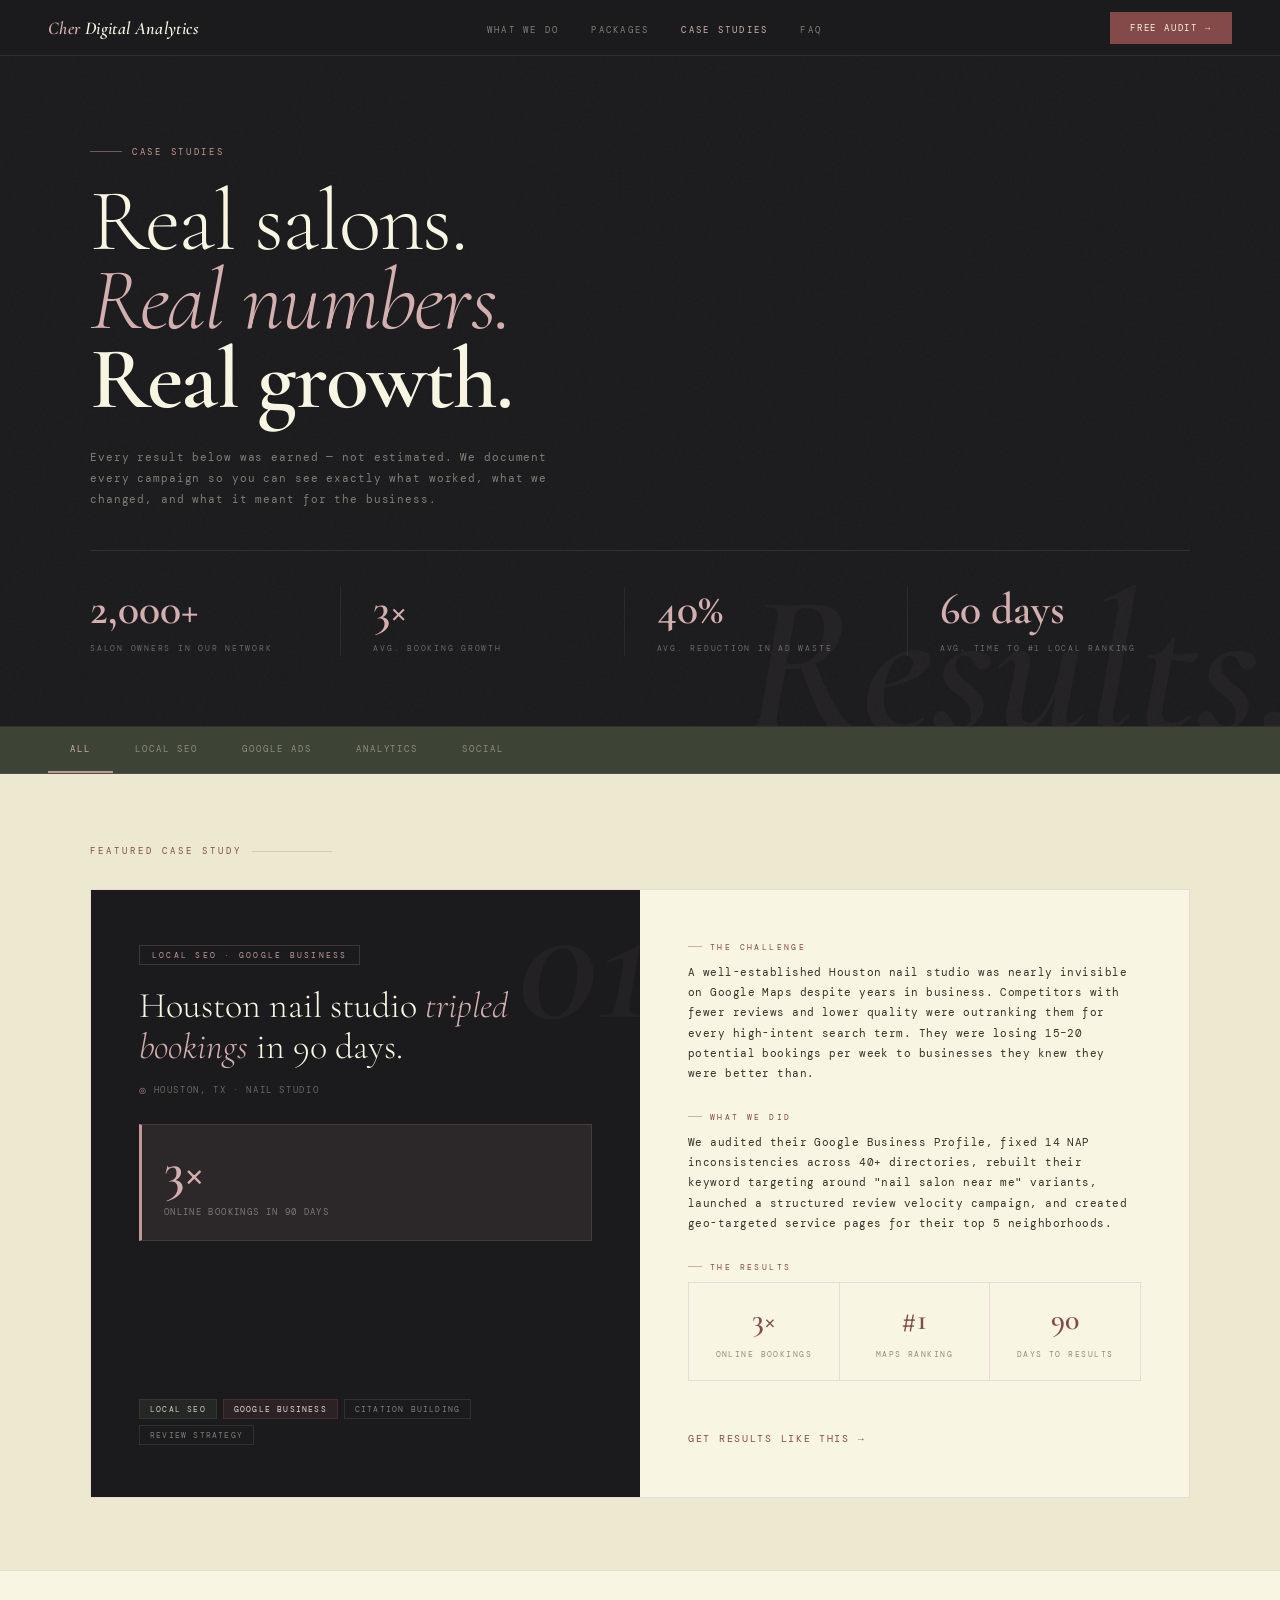
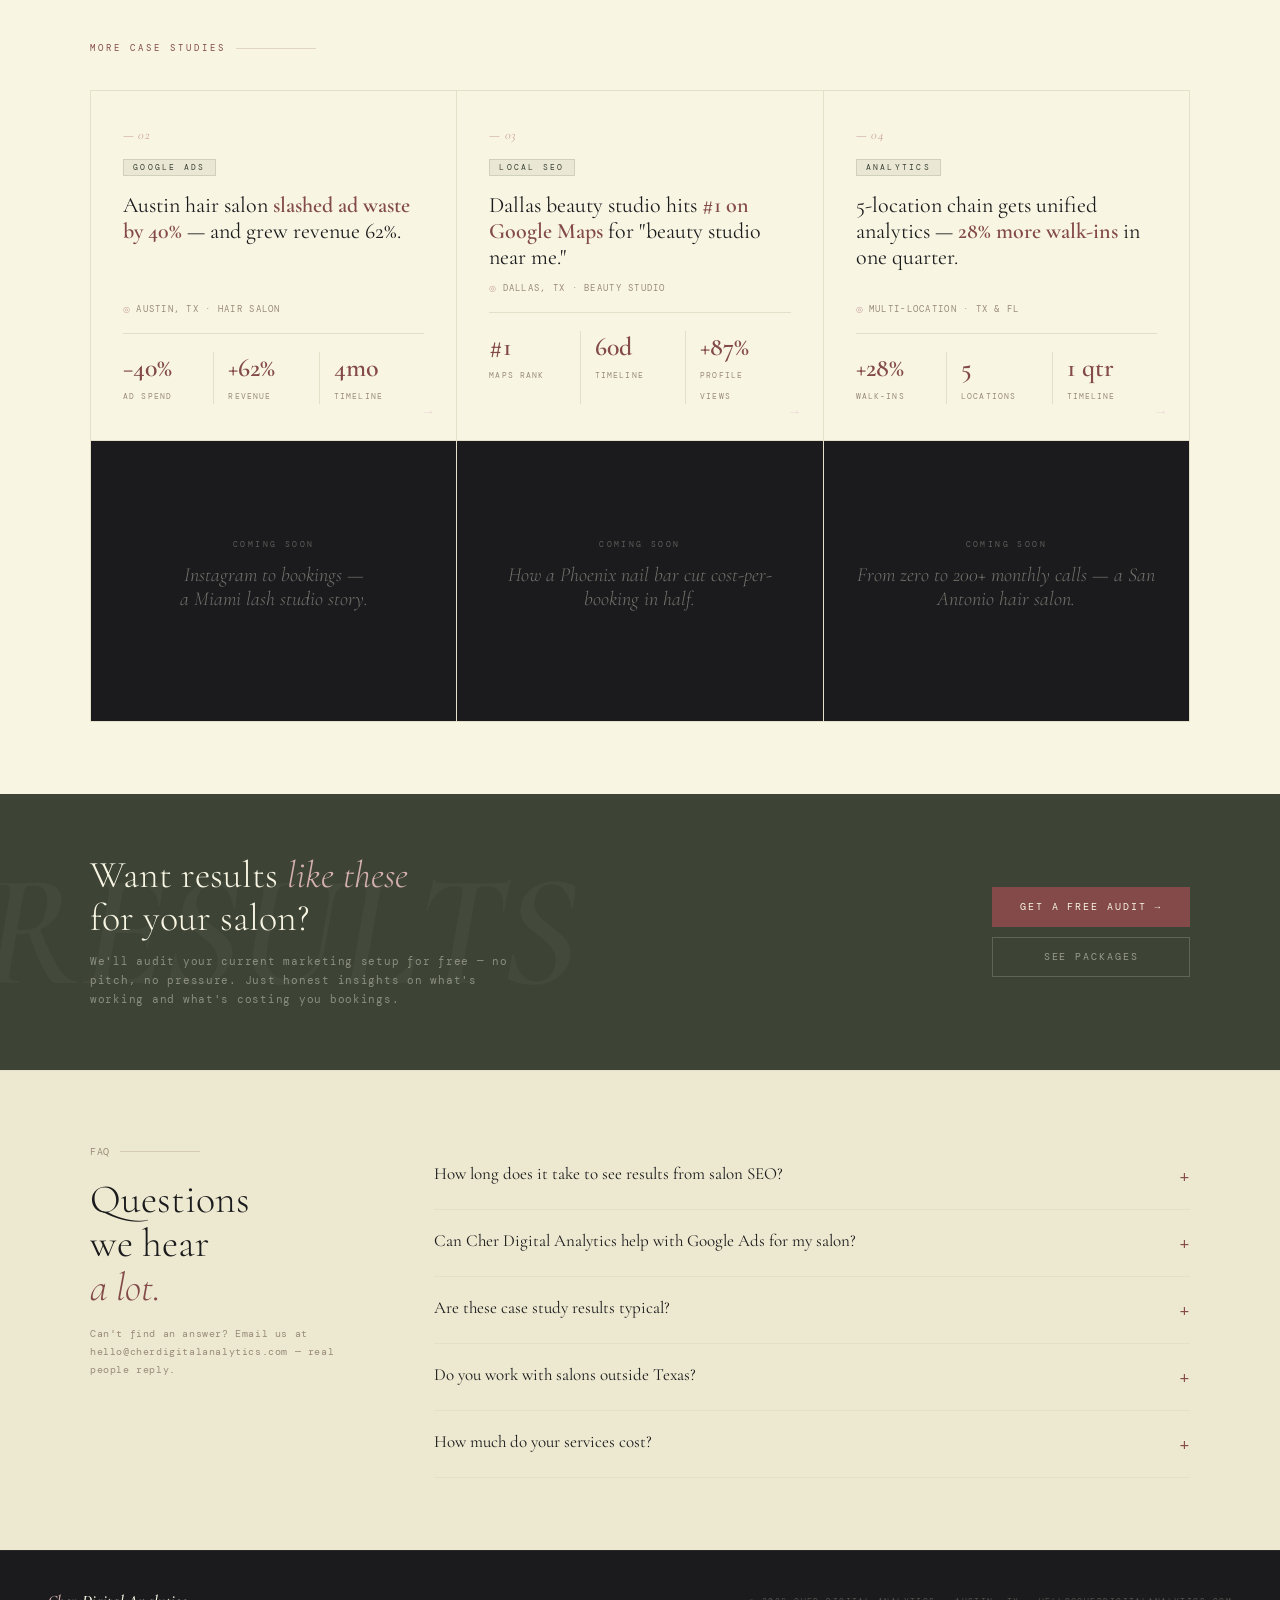
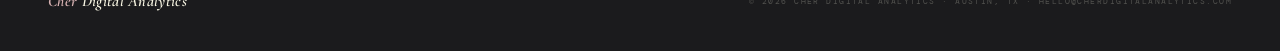
<file: case-studies-index.html>
<!DOCTYPE html>
<html lang="en">
<head>
<meta charset="UTF-8">
<meta name="viewport" content="width=device-width, initial-scale=1.0">

<title>Salon Marketing Case Studies | Cher Digital Analytics – Real Results for Real Salons</title>
<meta name="description" content="Explore real salon marketing case studies from Cher Digital Analytics. See how we helped nail salons, hair salons, and beauty studios grow foot traffic, rank on Google, and reduce ad spend — with data to prove it.">
<meta name="keywords" content="salon marketing case studies, nail salon SEO results, hair salon Google Ads, beauty business marketing results, salon foot traffic growth, local SEO salon, Cher Digital Analytics">
<link rel="canonical" href="https://www.cherdigitalanalytics.com/case-studies">

<!-- Open Graph -->
<meta property="og:type" content="website">
<meta property="og:title" content="Salon Marketing Case Studies | Cher Digital Analytics">
<meta property="og:description" content="Real results from real salons. See how Cher Digital Analytics grew foot traffic, cut ad costs, and dominated local search for beauty businesses across the US.">
<meta property="og:url" content="https://www.cherdigitalanalytics.com/case-studies">
<meta property="og:site_name" content="Cher Digital Analytics">

<!-- Twitter Card -->
<meta name="twitter:card" content="summary_large_image">
<meta name="twitter:title" content="Salon Marketing Case Studies | Cher Digital Analytics">
<meta name="twitter:description" content="Real results from real salons — foot traffic up, ad spend down, local SEO rankings owned.">

<!-- Schema.org: CollectionPage + ItemList of Case Studies -->
<script type="application/ld+json">
{
  "@context": "https://schema.org",
  "@type": "CollectionPage",
  "name": "Salon Marketing Case Studies",
  "description": "A collection of real-world salon marketing case studies by Cher Digital Analytics, showcasing measurable growth in local SEO rankings, Google Ads performance, and foot traffic for nail salons, hair salons, and beauty studios.",
  "url": "https://www.cherdigitalanalytics.com/case-studies",
  "publisher": {
    "@type": "Organization",
    "name": "Cher Digital Analytics",
    "url": "https://www.cherdigitalanalytics.com/",
    "logo": "https://www.cherdigitalanalytics.com/assets/images/logo.png",
    "contactPoint": {
      "@type": "ContactPoint",
      "telephone": "+1-413-377-8945",
      "email": "hello@cherdigitalanalytics.com",
      "contactType": "customer service"
    },
    "areaServed": "US",
    "knowsAbout": ["Salon Marketing", "Local SEO", "Google Ads", "Beauty Business Marketing", "Digital Analytics"]
  },
  "mainEntity": {
    "@type": "ItemList",
    "name": "Salon Marketing Case Studies by Cher Digital Analytics",
    "numberOfItems": 4,
    "itemListElement": [
      {
        "@type": "ListItem",
        "position": 1,
        "item": {
          "@type": "Article",
          "name": "Nail Studio Triples Bookings with Local SEO",
          "headline": "How a Houston Nail Studio Tripled Online Bookings in 90 Days",
          "description": "A Houston nail studio was invisible on Google Maps. Cher Digital Analytics rebuilt their local SEO from the ground up — optimizing Google Business Profile, fixing NAP consistency, and targeting high-intent keywords. Result: 3x bookings in 90 days.",
          "articleSection": "Case Study",
          "keywords": ["nail salon SEO", "Google Maps ranking", "local SEO nail salon", "nail studio bookings"],
          "author": { "@type": "Organization", "name": "Cher Digital Analytics" },
          "publisher": { "@type": "Organization", "name": "Cher Digital Analytics" },
          "about": {
            "@type": "LocalBusiness",
            "name": "Houston Nail Studio (anonymized)",
            "address": { "@type": "PostalAddress", "addressLocality": "Houston", "addressRegion": "TX" }
          },
          "result": "300% increase in online bookings within 90 days"
        }
      },
      {
        "@type": "ListItem",
        "position": 2,
        "item": {
          "@type": "Article",
          "name": "Hair Salon Cuts Google Ads Spend by 40% While Growing Revenue",
          "headline": "Austin Hair Salon Slashes Ad Waste by 40% and Grows Revenue 62%",
          "description": "An Austin hair salon was burning budget on broad-match Google Ads with no conversion tracking. Cher rebuilt their campaigns with tight keyword targeting, negative keyword lists, and proper attribution. Cost per booking dropped 40%, revenue grew 62%.",
          "articleSection": "Case Study",
          "keywords": ["hair salon Google Ads", "salon PPC optimization", "beauty business ads", "reduce ad spend salon"],
          "author": { "@type": "Organization", "name": "Cher Digital Analytics" },
          "result": "40% reduction in ad spend, 62% revenue growth"
        }
      },
      {
        "@type": "ListItem",
        "position": 3,
        "item": {
          "@type": "Article",
          "name": "Beauty Studio Dominates 'Near Me' Searches in Competitive Market",
          "headline": "How a Dallas Beauty Studio Ranked #1 for 'Beauty Studio Near Me' in 60 Days",
          "description": "A Dallas beauty studio was losing clients to newer competitors dominating local search. Cher deployed a full local SEO strategy including citation building, review velocity campaigns, and geo-targeted content. They hit #1 in Maps within 60 days.",
          "articleSection": "Case Study",
          "keywords": ["beauty studio near me", "local SEO beauty studio", "Google Maps ranking", "Dallas salon marketing"],
          "author": { "@type": "Organization", "name": "Cher Digital Analytics" },
          "result": "#1 Google Maps ranking for 'beauty studio near me' in 60 days"
        }
      },
      {
        "@type": "ListItem",
        "position": 4,
        "item": {
          "@type": "Article",
          "name": "Multi-Location Salon Chain Unifies Analytics Across 5 Locations",
          "headline": "Multi-Location Salon Chain Gets Unified Analytics — and 28% More Walk-Ins",
          "description": "A 5-location salon chain had zero visibility into which locations were performing and why. Cher built a unified analytics dashboard, identified the highest-ROI marketing channels per location, and redistributed budget accordingly. Walk-ins rose 28% in one quarter.",
          "articleSection": "Case Study",
          "keywords": ["multi-location salon marketing", "salon analytics dashboard", "beauty business analytics", "salon ROI tracking"],
          "author": { "@type": "Organization", "name": "Cher Digital Analytics" },
          "result": "28% increase in walk-ins across 5 locations in one quarter"
        }
      }
    ]
  }
}
</script>

<!-- FAQ Schema for Answer Engines -->
<script type="application/ld+json">
{
  "@context": "https://schema.org",
  "@type": "FAQPage",
  "mainEntity": [
    {
      "@type": "Question",
      "name": "How long does it take to see results from salon SEO?",
      "acceptedAnswer": {
        "@type": "Answer",
        "text": "Most Cher Digital Analytics clients see measurable improvements in local search rankings within 30–60 days. Significant booking growth typically shows in 60–90 days, depending on competition and starting baseline."
      }
    },
    {
      "@type": "Question",
      "name": "Can Cher Digital Analytics help a salon with Google Ads?",
      "acceptedAnswer": {
        "@type": "Answer",
        "text": "Yes. Cher specializes in Google Ads for nail salons, hair salons, and beauty studios. Services include campaign setup, keyword targeting, negative keyword optimization, and conversion tracking — all designed to reduce ad waste and grow bookings."
      }
    },
    {
      "@type": "Question",
      "name": "What results can a salon realistically expect from digital marketing?",
      "acceptedAnswer": {
        "@type": "Answer",
        "text": "Results vary, but Cher Digital Analytics clients have achieved up to 3x more online bookings, 40% lower cost-per-click on Google Ads, #1 local map rankings, and 28% more walk-ins — all documented in published case studies."
      }
    },
    {
      "@type": "Question",
      "name": "Does Cher Digital Analytics work with salons outside of Texas?",
      "acceptedAnswer": {
        "@type": "Answer",
        "text": "Yes. While headquartered in Austin, TX, Cher Digital Analytics works with nail salons, hair salons, and beauty studios across the United States."
      }
    }
  ]
}
</script>

<link rel="preconnect" href="https://fonts.googleapis.com">
<link href="https://fonts.googleapis.com/css2?family=Cormorant+Garamond:ital,wght@0,300;0,400;0,500;0,600;1,300;1,400;1,600&family=DM+Mono:wght@300;400;500&display=swap" rel="stylesheet">

<style>
*, *::before, *::after { box-sizing: border-box; margin: 0; padding: 0; }

:root {
  --rosy:      #C49797;
  --rosy-lt:   #D4AFAF;
  --rosy-pale: #EDD8D8;
  --cordovan:  #834A49;
  --cord-dk:   #6A3B3A;
  --olive:     #3D4436;
  --olive-lt:  #4E5645;
  --olive-pale:#C8CCBF;
  --eerie:     #1B1B1D;
  --ivory:     #F8F6E3;
  --ivory-dk:  #EDE9D0;
  --ivory-md:  #E4DFC8;
  --muted:     #9A8A7A;
  --text:      #3A3028;
}

html { scroll-behavior: smooth; }

body {
  background: var(--ivory);
  color: var(--text);
  font-family: 'DM Mono', monospace;
  -webkit-font-smoothing: antialiased;
  overflow-x: hidden;
}

/* ═══════════════════════════════
   NAV
═══════════════════════════════ */
nav {
  position: sticky; top: 0; z-index: 100;
  background: var(--eerie);
  border-bottom: 1px solid rgba(196,151,151,0.15);
  display: flex; align-items: center; justify-content: space-between;
  padding: 0 48px;
  height: 56px;
}
.nav-logo {
  font-family: 'Cormorant Garamond', serif;
  font-size: 18px; font-weight: 600; font-style: italic;
  color: var(--ivory); letter-spacing: 0.02em; text-decoration: none;
}
.nav-logo span { color: var(--rosy-lt); }
.nav-links {
  display: flex; gap: 32px; list-style: none;
}
.nav-links a {
  font-size: 9px; letter-spacing: 0.25em; text-transform: uppercase;
  color: rgba(248,246,227,0.45); text-decoration: none;
  transition: color 0.2s;
}
.nav-links a:hover, .nav-links a.active { color: var(--rosy-lt); }
.nav-cta {
  font-size: 9px; letter-spacing: 0.2em; text-transform: uppercase;
  background: var(--cordovan); color: var(--ivory);
  border: none; padding: 10px 20px; cursor: pointer;
  text-decoration: none; transition: background 0.2s;
}
.nav-cta:hover { background: var(--cord-dk); }

/* ═══════════════════════════════
   HERO
═══════════════════════════════ */
.hero {
  background: var(--eerie);
  position: relative; overflow: hidden;
  padding: 80px 48px 70px;
  border-bottom: 1px solid rgba(196,151,151,0.15);
}
/* grain overlay */
.hero::before {
  content: '';
  position: absolute; inset: 0;
  background-image: url("data:image/svg+xml,%3Csvg viewBox='0 0 256 256' xmlns='http://www.w3.org/2000/svg'%3E%3Cfilter id='noise'%3E%3CfeTurbulence type='fractalNoise' baseFrequency='0.9' numOctaves='4' stitchTiles='stitch'/%3E%3C/filter%3E%3Crect width='100%25' height='100%25' filter='url(%23noise)' opacity='0.04'/%3E%3C/svg%3E");
  opacity: 0.5; pointer-events: none;
}
/* big ghost text */
.hero-ghost {
  position: absolute;
  right: -20px; bottom: -40px;
  font-family: 'Cormorant Garamond', serif;
  font-size: 200px; font-weight: 600; font-style: italic;
  color: rgba(196,151,151,0.05);
  line-height: 1; pointer-events: none; user-select: none;
  white-space: nowrap;
}
.hero-inner {
  position: relative; max-width: 1100px; margin: 0 auto;
}
.hero-eyebrow {
  display: inline-flex; align-items: center; gap: 10px;
  font-size: 9px; letter-spacing: 0.3em; text-transform: uppercase;
  color: var(--rosy); margin-bottom: 24px;
}
.hero-eyebrow::before {
  content: ''; display: block;
  width: 32px; height: 1px;
  background: var(--rosy); opacity: 0.5;
}
.hero h1 {
  font-family: 'Cormorant Garamond', serif;
  font-size: clamp(48px, 7vw, 88px);
  font-weight: 300; line-height: 0.9;
  color: var(--ivory); letter-spacing: -0.02em;
  margin-bottom: 28px;
}
.hero h1 em { font-style: italic; color: var(--rosy-lt); }
.hero h1 strong { font-weight: 600; display: block; }
.hero-desc {
  font-size: 11px; letter-spacing: 0.08em; line-height: 1.9;
  color: rgba(248,246,227,0.45); max-width: 480px;
  margin-bottom: 40px;
}
/* stat row */
.hero-stats {
  display: flex; gap: 0;
  border-top: 1px solid rgba(196,151,151,0.15);
  padding-top: 36px; margin-top: 8px;
}
.hstat {
  flex: 1;
  padding-right: 32px;
  border-right: 1px solid rgba(196,151,151,0.1);
  margin-right: 32px;
}
.hstat:last-child { border-right: none; margin-right: 0; }
.hstat-num {
  font-family: 'Cormorant Garamond', serif;
  font-size: 44px; font-weight: 600;
  color: var(--rosy-lt); line-height: 1;
  display: block; margin-bottom: 4px;
}
.hstat-label {
  font-size: 8px; letter-spacing: 0.22em; text-transform: uppercase;
  color: rgba(248,246,227,0.35);
}

/* ═══════════════════════════════
   FILTER BAR
═══════════════════════════════ */
.filter-bar {
  background: var(--olive);
  padding: 0 48px;
  display: flex; align-items: center; gap: 0;
  overflow-x: auto;
  border-bottom: 1px solid rgba(248,246,227,0.08);
}
.filter-btn {
  font-family: 'DM Mono', monospace;
  font-size: 9px; letter-spacing: 0.22em; text-transform: uppercase;
  color: rgba(248,246,227,0.42); background: none; border: none;
  padding: 16px 22px; cursor: pointer; white-space: nowrap;
  border-bottom: 2px solid transparent;
  transition: color 0.2s, border-color 0.2s;
}
.filter-btn:hover { color: rgba(248,246,227,0.75); }
.filter-btn.active {
  color: var(--rosy-lt);
  border-bottom-color: var(--rosy);
}

/* ═══════════════════════════════
   FEATURED CASE STUDY
═══════════════════════════════ */
.featured-wrap {
  background: var(--ivory-dk);
  padding: 72px 48px;
  border-bottom: 1px solid var(--ivory-md);
}
.section-label {
  font-size: 8.5px; letter-spacing: 0.35em; text-transform: uppercase;
  color: var(--cordovan);
  display: flex; align-items: center; gap: 10px;
  margin-bottom: 32px;
}
.section-label::after {
  content: ''; flex: 1; height: 1px;
  background: rgba(131,74,73,0.2);
  max-width: 80px;
}
.featured-grid {
  display: grid; grid-template-columns: 1fr 1fr;
  gap: 0; max-width: 1100px; margin: 0 auto;
  border: 1px solid var(--rosy-pale);
  overflow: hidden;
}
.featured-left {
  background: var(--eerie);
  padding: 52px 48px;
  display: flex; flex-direction: column; justify-content: space-between;
  position: relative; overflow: hidden; min-height: 500px;
}
.featured-left::before {
  content: '01';
  position: absolute; top: -20px; right: -10px;
  font-family: 'Cormorant Garamond', serif;
  font-size: 180px; font-weight: 600; font-style: italic;
  color: rgba(196,151,151,0.05); line-height: 1;
  pointer-events: none; user-select: none;
}
.cs-tag {
  display: inline-flex; align-items: center; gap: 6px;
  font-size: 8px; letter-spacing: 0.28em; text-transform: uppercase;
  color: var(--rosy); border: 1px solid rgba(196,151,151,0.22);
  padding: 4px 12px; width: fit-content; margin-bottom: 20px;
}
.featured-left h2 {
  font-family: 'Cormorant Garamond', serif;
  font-size: 36px; font-weight: 300; line-height: 1.15;
  color: var(--ivory); margin-bottom: 16px;
}
.featured-left h2 em { font-style: italic; color: var(--rosy-lt); }
.cs-location {
  font-size: 9px; letter-spacing: 0.18em; text-transform: uppercase;
  color: rgba(248,246,227,0.35); margin-bottom: 28px;
  display: flex; align-items: center; gap: 6px;
}
.cs-location::before { content: '◎'; font-size: 8px; color: var(--rosy); }
.result-highlight {
  background: rgba(196,151,151,0.1);
  border: 1px solid rgba(196,151,151,0.18);
  border-left: 3px solid var(--rosy);
  padding: 20px 22px;
  margin-bottom: 24px;
}
.result-num {
  font-family: 'Cormorant Garamond', serif;
  font-size: 52px; font-weight: 600;
  color: var(--rosy-lt); line-height: 1;
  display: block; margin-bottom: 2px;
}
.result-desc {
  font-size: 9px; letter-spacing: 0.15em; text-transform: uppercase;
  color: rgba(248,246,227,0.4);
}
.cs-services {
  display: flex; flex-wrap: wrap; gap: 6px;
}
.srv-tag {
  font-size: 8px; letter-spacing: 0.15em; text-transform: uppercase;
  color: rgba(248,246,227,0.45);
  border: 1px solid rgba(248,246,227,0.1);
  padding: 4px 10px;
}
.srv-tag.olive { color: var(--olive-pale); border-color: rgba(61,68,54,0.6); background: rgba(61,68,54,0.3); }
.srv-tag.cord  { color: var(--rosy-pale); border-color: rgba(131,74,73,0.3); background: rgba(131,74,73,0.15); }

/* Featured right */
.featured-right {
  background: var(--ivory);
  padding: 52px 48px;
  display: flex; flex-direction: column; justify-content: space-between;
}
.challenge-block, .solution-block, .result-block {
  margin-bottom: 28px;
}
.block-label {
  font-size: 8px; letter-spacing: 0.3em; text-transform: uppercase;
  color: var(--cordovan); margin-bottom: 10px;
  display: flex; align-items: center; gap: 8px;
}
.block-label::before { content: ''; display: block; width: 14px; height: 1px; background: var(--cordovan); opacity: 0.4; }
.block-text {
  font-size: 11px; letter-spacing: 0.04em; line-height: 1.85;
  color: var(--text);
}
/* metrics row */
.metrics-row {
  display: grid; grid-template-columns: repeat(3, 1fr);
  gap: 1px; background: var(--rosy-pale);
  border: 1px solid var(--rosy-pale);
  margin-top: 8px;
}
.metric {
  background: var(--ivory);
  padding: 18px 16px; text-align: center;
}
.metric-val {
  font-family: 'Cormorant Garamond', serif;
  font-size: 30px; font-weight: 600;
  color: var(--cordovan); display: block; margin-bottom: 3px;
}
.metric-lbl {
  font-size: 8px; letter-spacing: 0.18em; text-transform: uppercase;
  color: var(--muted);
}
.read-more {
  display: inline-flex; align-items: center; gap: 8px;
  font-size: 9.5px; letter-spacing: 0.18em; text-transform: uppercase;
  color: var(--cordovan); text-decoration: none;
  margin-top: 24px; transition: gap 0.2s;
}
.read-more:hover { gap: 14px; }

/* ═══════════════════════════════
   CASE STUDIES GRID
═══════════════════════════════ */
.grid-section {
  padding: 72px 48px;
  max-width: 1196px; margin: 0 auto;
}
.grid-section > .section-label { max-width: 1100px; margin: 0 auto 36px; }
.cs-grid {
  display: grid;
  grid-template-columns: repeat(3, 1fr);
  gap: 1px;
  background: var(--ivory-md);
  border: 1px solid var(--ivory-md);
  max-width: 1100px; margin: 0 auto;
}
.cs-card {
  background: var(--ivory);
  padding: 36px 32px;
  display: flex; flex-direction: column;
  transition: background 0.25s;
  cursor: pointer; position: relative; overflow: hidden;
}
.cs-card::after {
  content: '';
  position: absolute; bottom: 0; left: 0;
  width: 0; height: 2px;
  background: var(--cordovan);
  transition: width 0.35s cubic-bezier(0.16,1,0.3,1);
}
.cs-card:hover { background: var(--ivory-dk); }
.cs-card:hover::after { width: 100%; }
.card-number {
  font-family: 'Cormorant Garamond', serif;
  font-size: 13px; font-weight: 300; font-style: italic;
  color: var(--rosy); letter-spacing: 0.05em;
  margin-bottom: 16px;
}
.card-type {
  font-size: 7.5px; letter-spacing: 0.3em; text-transform: uppercase;
  color: var(--olive); background: rgba(61,68,54,0.08);
  border: 1px solid rgba(61,68,54,0.15);
  padding: 3px 9px; width: fit-content; margin-bottom: 16px;
}
.cs-card h3 {
  font-family: 'Cormorant Garamond', serif;
  font-size: 22px; font-weight: 400; line-height: 1.2;
  color: var(--eerie); margin-bottom: 12px; flex: 1;
}
.cs-card h3 strong { font-weight: 600; color: var(--cordovan); }
.card-location {
  font-size: 8.5px; letter-spacing: 0.15em; text-transform: uppercase;
  color: var(--muted); margin-bottom: 18px;
  display: flex; align-items: center; gap: 5px;
}
.card-location::before { content: '◎'; font-size: 8px; color: var(--rosy); }
.card-stat-row {
  display: flex; gap: 0;
  border-top: 1px solid var(--ivory-md);
  padding-top: 18px; margin-top: auto;
}
.cstat {
  flex: 1;
  padding-right: 14px;
  border-right: 1px solid var(--ivory-md);
  margin-right: 14px;
}
.cstat:last-child { border-right: none; margin-right: 0; }
.cstat-val {
  font-family: 'Cormorant Garamond', serif;
  font-size: 26px; font-weight: 600;
  color: var(--cordovan); display: block;
}
.cstat-lbl {
  font-size: 7.5px; letter-spacing: 0.15em; text-transform: uppercase;
  color: var(--muted);
}
.card-arrow {
  position: absolute; bottom: 20px; right: 24px;
  font-size: 14px; color: var(--rosy-pale);
  transition: color 0.2s, transform 0.2s;
}
.cs-card:hover .card-arrow { color: var(--cordovan); transform: translateX(4px); }

/* COMING SOON card */
.cs-card.coming {
  background: var(--eerie);
  justify-content: center; align-items: center;
  text-align: center; min-height: 280px;
}
.cs-card.coming:hover { background: var(--olive); }
.cs-card.coming::after { background: var(--rosy); }
.coming-label {
  font-size: 8px; letter-spacing: 0.3em; text-transform: uppercase;
  color: rgba(248,246,227,0.3); margin-bottom: 14px;
}
.coming h3 {
  font-family: 'Cormorant Garamond', serif;
  font-size: 20px; font-weight: 300; font-style: italic;
  color: rgba(248,246,227,0.4); flex: none;
}

/* ═══════════════════════════════
   RESULTS BANNER
═══════════════════════════════ */
.results-banner {
  background: var(--olive);
  padding: 60px 48px;
  position: relative; overflow: hidden;
}
.results-banner::before {
  content: 'RESULTS';
  position: absolute; left: -20px; top: 50%;
  transform: translateY(-50%);
  font-family: 'Cormorant Garamond', serif;
  font-size: 160px; font-weight: 600; font-style: italic;
  color: rgba(248,246,227,0.03);
  pointer-events: none; user-select: none; white-space: nowrap;
}
.banner-inner {
  max-width: 1100px; margin: 0 auto;
  display: grid; grid-template-columns: 1fr auto;
  align-items: center; gap: 48px;
}
.banner-text h2 {
  font-family: 'Cormorant Garamond', serif;
  font-size: 38px; font-weight: 300; line-height: 1.15;
  color: var(--ivory); margin-bottom: 12px;
}
.banner-text h2 em { font-style: italic; color: var(--rosy-lt); }
.banner-text p {
  font-size: 10.5px; letter-spacing: 0.07em; line-height: 1.8;
  color: rgba(248,246,227,0.42); max-width: 420px;
}
.banner-cta {
  display: flex; flex-direction: column; gap: 10px; flex-shrink: 0;
}
.btn-primary {
  background: var(--cordovan); color: var(--ivory);
  border: none; padding: 14px 28px;
  font-family: 'DM Mono', monospace;
  font-size: 9.5px; letter-spacing: 0.2em; text-transform: uppercase;
  cursor: pointer; text-decoration: none;
  display: inline-block; text-align: center;
  transition: background 0.2s;
}
.btn-primary:hover { background: var(--cord-dk); }
.btn-ghost {
  background: transparent; color: rgba(248,246,227,0.5);
  border: 1px solid rgba(248,246,227,0.18);
  padding: 13px 28px;
  font-family: 'DM Mono', monospace;
  font-size: 9.5px; letter-spacing: 0.2em; text-transform: uppercase;
  cursor: pointer; text-decoration: none;
  display: inline-block; text-align: center;
  transition: color 0.2s, border-color 0.2s;
}
.btn-ghost:hover { color: var(--ivory); border-color: rgba(248,246,227,0.4); }

/* ═══════════════════════════════
   FAQ SECTION
═══════════════════════════════ */
.faq-section {
  background: var(--ivory-dk);
  padding: 72px 48px;
  border-top: 1px solid var(--ivory-md);
}
.faq-inner {
  max-width: 1100px; margin: 0 auto;
  display: grid; grid-template-columns: 280px 1fr; gap: 64px;
}
.faq-left h2 {
  font-family: 'Cormorant Garamond', serif;
  font-size: 40px; font-weight: 300; line-height: 1.1;
  color: var(--eerie); margin-bottom: 14px;
}
.faq-left h2 em { font-style: italic; color: var(--cordovan); }
.faq-left p {
  font-size: 10px; letter-spacing: 0.06em; line-height: 1.8;
  color: var(--muted);
}
.faq-list { display: flex; flex-direction: column; gap: 0; }
.faq-item {
  border-bottom: 1px solid var(--ivory-md);
}
.faq-q {
  width: 100%; background: none; border: none;
  padding: 20px 0; cursor: pointer; text-align: left;
  display: flex; align-items: flex-start; justify-content: space-between; gap: 16px;
}
.faq-q-text {
  font-family: 'Cormorant Garamond', serif;
  font-size: 17px; font-weight: 400;
  color: var(--eerie); line-height: 1.3;
}
.faq-toggle {
  font-size: 18px; color: var(--cordovan);
  transition: transform 0.3s; flex-shrink: 0; margin-top: 2px;
  font-family: 'DM Mono', monospace; font-weight: 300;
}
.faq-item.open .faq-toggle { transform: rotate(45deg); }
.faq-a {
  max-height: 0; overflow: hidden;
  transition: max-height 0.4s cubic-bezier(0.16,1,0.3,1), padding 0.3s;
}
.faq-item.open .faq-a { max-height: 200px; padding-bottom: 18px; }
.faq-a p {
  font-size: 10.5px; letter-spacing: 0.05em; line-height: 1.85;
  color: var(--muted);
}

/* ═══════════════════════════════
   FOOTER
═══════════════════════════════ */
footer {
  background: var(--eerie);
  padding: 40px 48px;
  display: flex; align-items: center; justify-content: space-between;
  border-top: 1px solid rgba(196,151,151,0.1);
}
.footer-logo {
  font-family: 'Cormorant Garamond', serif;
  font-size: 16px; font-weight: 600; font-style: italic;
  color: var(--ivory); letter-spacing: 0.02em; text-decoration: none;
}
.footer-logo span { color: var(--rosy-lt); }
.footer-copy {
  font-size: 8px; letter-spacing: 0.18em; text-transform: uppercase;
  color: rgba(248,246,227,0.25);
}

/* ═══════════════════════════════
   ANIMATIONS
═══════════════════════════════ */
.reveal {
  opacity: 0;
  transform: translateY(24px);
  transition: opacity 0.7s ease, transform 0.7s cubic-bezier(0.16,1,0.3,1);
}
.reveal.visible { opacity: 1; transform: translateY(0); }
.reveal-d1 { transition-delay: 0.1s; }
.reveal-d2 { transition-delay: 0.2s; }
.reveal-d3 { transition-delay: 0.3s; }

/* ═══════════════════════════════
   RESPONSIVE
═══════════════════════════════ */
@media (max-width: 900px) {
  nav { padding: 0 24px; }
  .nav-links { display: none; }
  .hero, .featured-wrap, .grid-section, .results-banner, .faq-section { padding-left: 24px; padding-right: 24px; }
  .filter-bar { padding: 0 24px; }
  footer { padding: 32px 24px; }
  .featured-grid { grid-template-columns: 1fr; }
  .cs-grid { grid-template-columns: 1fr; }
  .faq-inner { grid-template-columns: 1fr; gap: 32px; }
  .hero-stats { flex-wrap: wrap; gap: 20px; }
  .hstat { border-right: none; margin-right: 0; }
  .banner-inner { grid-template-columns: 1fr; }
  .banner-cta { flex-direction: row; }
}
</style>
</head>
<body>

<!-- ═══ NAV ═══ -->
<nav>
  <a href="https://www.cherdigitalanalytics.com/" class="nav-logo"><span>Cher</span> Digital Analytics</a>
  <ul class="nav-links">
    <li><a href="https://www.cherdigitalanalytics.com/index#what-we-do">What We Do</a></li>
    <li><a href="https://www.cherdigitalanalytics.com/salon-marketing-packages">Packages</a></li>
    <li><a href="careers_page.html" class="active">Case Studies</a></li>
    <li><a href="https://www.cherdigitalanalytics.com/index#faq">FAQ</a></li>
  </ul>
  <a href="https://www.cherdigitalanalytics.com/cher-salon-audit" class="nav-cta">Free Audit →</a>
</nav>

<!-- ═══ HERO ═══ -->
<section class="hero" aria-labelledby="hero-heading">
  <div class="hero-ghost" aria-hidden="true">Results.</div>
  <div class="hero-inner">
    <p class="hero-eyebrow reveal">Case Studies</p>
    <h1 id="hero-heading" class="reveal reveal-d1">
      Real salons.<br>
      <em>Real numbers.</em>
      <strong>Real growth.</strong>
    </h1>
    <p class="hero-desc reveal reveal-d2">
      Every result below was earned — not estimated. We document every campaign so you can see exactly what worked, what we changed, and what it meant for the business.
    </p>
    <div class="hero-stats reveal reveal-d3">
      <div class="hstat">
        <span class="hstat-num">2,000+</span>
        <span class="hstat-label">Salon owners in our network</span>
      </div>
      <div class="hstat">
        <span class="hstat-num">3×</span>
        <span class="hstat-label">Avg. booking growth</span>
      </div>
      <div class="hstat">
        <span class="hstat-num">40%</span>
        <span class="hstat-label">Avg. reduction in ad waste</span>
      </div>
      <div class="hstat">
        <span class="hstat-num">60 days</span>
        <span class="hstat-label">Avg. time to #1 local ranking</span>
      </div>
    </div>
  </div>
</section>

<!-- ═══ FILTER ═══ -->
<div class="filter-bar" role="navigation" aria-label="Filter case studies">
  <button class="filter-btn active" onclick="filterCards('all', this)">All</button>
  <button class="filter-btn" onclick="filterCards('seo', this)">Local SEO</button>
  <button class="filter-btn" onclick="filterCards('ads', this)">Google Ads</button>
  <button class="filter-btn" onclick="filterCards('analytics', this)">Analytics</button>
  <button class="filter-btn" onclick="filterCards('social', this)">Social</button>
</div>

<!-- ═══ FEATURED CASE STUDY ═══ -->
<section class="featured-wrap" aria-labelledby="featured-heading">
  <div style="max-width:1100px;margin:0 auto">
    <p class="section-label reveal">Featured Case Study</p>
  </div>
  <div class="featured-grid reveal reveal-d1" itemscope itemtype="https://schema.org/Article">
    <meta itemprop="author" content="Cher Digital Analytics">
    <meta itemprop="publisher" content="Cher Digital Analytics">

    <!-- LEFT -->
    <div class="featured-left">
      <div>
        <div class="cs-tag" aria-label="Service type">Local SEO · Google Business</div>
        <h2 id="featured-heading" itemprop="name">
          Houston nail studio <em>tripled bookings</em> in 90 days.
        </h2>
        <p class="cs-location">Houston, TX · Nail Studio</p>
        <div class="result-highlight" itemprop="description">
          <span class="result-num">3×</span>
          <span class="result-desc">Online bookings in 90 days</span>
        </div>
      </div>
      <div class="cs-services">
        <span class="srv-tag olive">Local SEO</span>
        <span class="srv-tag cord">Google Business</span>
        <span class="srv-tag">Citation Building</span>
        <span class="srv-tag">Review Strategy</span>
      </div>
    </div>

    <!-- RIGHT -->
    <div class="featured-right">
      <div>
        <div class="challenge-block">
          <p class="block-label">The Challenge</p>
          <p class="block-text">A well-established Houston nail studio was nearly invisible on Google Maps despite years in business. Competitors with fewer reviews and lower quality were outranking them for every high-intent search term. They were losing 15–20 potential bookings per week to businesses they knew they were better than.</p>
        </div>
        <div class="solution-block">
          <p class="block-label">What We Did</p>
          <p class="block-text">We audited their Google Business Profile, fixed 14 NAP inconsistencies across 40+ directories, rebuilt their keyword targeting around "nail salon near me" variants, launched a structured review velocity campaign, and created geo-targeted service pages for their top 5 neighborhoods.</p>
        </div>
        <div class="result-block">
          <p class="block-label">The Results</p>
          <div class="metrics-row" role="list">
            <div class="metric" role="listitem">
              <span class="metric-val">3×</span>
              <span class="metric-lbl">Online Bookings</span>
            </div>
            <div class="metric" role="listitem">
              <span class="metric-val">#1</span>
              <span class="metric-lbl">Maps Ranking</span>
            </div>
            <div class="metric" role="listitem">
              <span class="metric-val">90</span>
              <span class="metric-lbl">Days to Results</span>
            </div>
          </div>
        </div>
      </div>
      <a href="https://www.cherdigitalanalytics.com/free-salon-marketing-consultation" class="read-more">
        Get results like this <span>→</span>
      </a>
    </div>
  </div>
</section>

<!-- ═══ CASE STUDIES GRID ═══ -->
<section class="grid-section" aria-labelledby="grid-heading">
  <p class="section-label reveal" id="grid-heading">More Case Studies</p>

  <div class="cs-grid" id="csGrid">

    <!-- Card 2 -->
    <article class="cs-card reveal" data-category="ads"
             itemscope itemtype="https://schema.org/Article">
      <meta itemprop="author" content="Cher Digital Analytics">
      <span class="card-number">— 02</span>
      <span class="card-type">Google Ads</span>
      <h3 itemprop="name">Austin hair salon <strong>slashed ad waste by 40%</strong> — and grew revenue 62%.</h3>
      <p class="card-location">Austin, TX · Hair Salon</p>
      <div class="card-stat-row" itemprop="description">
        <div class="cstat">
          <span class="cstat-val">−40%</span>
          <span class="cstat-lbl">Ad Spend</span>
        </div>
        <div class="cstat">
          <span class="cstat-val">+62%</span>
          <span class="cstat-lbl">Revenue</span>
        </div>
        <div class="cstat">
          <span class="cstat-val">4mo</span>
          <span class="cstat-lbl">Timeline</span>
        </div>
      </div>
      <span class="card-arrow" aria-hidden="true">→</span>
    </article>

    <!-- Card 3 -->
    <article class="cs-card reveal reveal-d1" data-category="seo"
             itemscope itemtype="https://schema.org/Article">
      <meta itemprop="author" content="Cher Digital Analytics">
      <span class="card-number">— 03</span>
      <span class="card-type">Local SEO</span>
      <h3 itemprop="name">Dallas beauty studio hits <strong>#1 on Google Maps</strong> for "beauty studio near me."</h3>
      <p class="card-location">Dallas, TX · Beauty Studio</p>
      <div class="card-stat-row" itemprop="description">
        <div class="cstat">
          <span class="cstat-val">#1</span>
          <span class="cstat-lbl">Maps Rank</span>
        </div>
        <div class="cstat">
          <span class="cstat-val">60d</span>
          <span class="cstat-lbl">Timeline</span>
        </div>
        <div class="cstat">
          <span class="cstat-val">+87%</span>
          <span class="cstat-lbl">Profile Views</span>
        </div>
      </div>
      <span class="card-arrow" aria-hidden="true">→</span>
    </article>

    <!-- Card 4 -->
    <article class="cs-card reveal reveal-d2" data-category="analytics"
             itemscope itemtype="https://schema.org/Article">
      <meta itemprop="author" content="Cher Digital Analytics">
      <span class="card-number">— 04</span>
      <span class="card-type">Analytics</span>
      <h3 itemprop="name">5-location chain gets unified analytics — <strong>28% more walk-ins</strong> in one quarter.</h3>
      <p class="card-location">Multi-Location · TX & FL</p>
      <div class="card-stat-row" itemprop="description">
        <div class="cstat">
          <span class="cstat-val">+28%</span>
          <span class="cstat-lbl">Walk-Ins</span>
        </div>
        <div class="cstat">
          <span class="cstat-val">5</span>
          <span class="cstat-lbl">Locations</span>
        </div>
        <div class="cstat">
          <span class="cstat-val">1 qtr</span>
          <span class="cstat-lbl">Timeline</span>
        </div>
      </div>
      <span class="card-arrow" aria-hidden="true">→</span>
    </article>

    <!-- Card 5 — coming soon -->
    <article class="cs-card coming reveal" data-category="social">
      <p class="coming-label">Coming Soon</p>
      <h3>Instagram to bookings — <br>a Miami lash studio story.</h3>
    </article>

    <!-- Card 6 — coming soon -->
    <article class="cs-card coming reveal reveal-d1" data-category="ads">
      <p class="coming-label">Coming Soon</p>
      <h3>How a Phoenix nail bar cut cost-per-booking in half.</h3>
    </article>

    <!-- Card 7 — coming soon -->
    <article class="cs-card coming reveal reveal-d2" data-category="seo">
      <p class="coming-label">Coming Soon</p>
      <h3>From zero to 200+ monthly calls — a San Antonio hair salon.</h3>
    </article>

  </div>
</section>

<!-- ═══ RESULTS BANNER ═══ -->
<section class="results-banner" aria-labelledby="banner-heading">
  <div class="banner-inner">
    <div class="banner-text reveal">
      <h2 id="banner-heading">Want results <em>like these</em><br>for your salon?</h2>
      <p>We'll audit your current marketing setup for free — no pitch, no pressure. Just honest insights on what's working and what's costing you bookings.</p>
    </div>
    <div class="banner-cta reveal reveal-d1">
      <a href="https://www.cherdigitalanalytics.com/cher-salon-audit" class="btn-primary">Get a Free Audit →</a>
      <a href="https://www.cherdigitalanalytics.com/salon-marketing-packages" class="btn-ghost">See Packages</a>
    </div>
  </div>
</section>

<!-- ═══ FAQ ═══ -->
<section class="faq-section" aria-labelledby="faq-heading">
  <div class="faq-inner">
    <div class="faq-left reveal">
      <p class="section-label" style="margin-bottom:16px">FAQ</p>
      <h2 id="faq-heading">Questions<br>we hear<br><em>a lot.</em></h2>
      <p style="margin-top:16px">Can't find an answer? Email us at hello@cherdigitalanalytics.com — real people reply.</p>
    </div>
    <div class="faq-list reveal reveal-d1" itemscope itemtype="https://schema.org/FAQPage">

      <div class="faq-item" itemscope itemprop="mainEntity" itemtype="https://schema.org/Question">
        <button class="faq-q" onclick="toggleFaq(this)" aria-expanded="false">
          <span class="faq-q-text" itemprop="name">How long does it take to see results from salon SEO?</span>
          <span class="faq-toggle" aria-hidden="true">+</span>
        </button>
        <div class="faq-a" itemscope itemprop="acceptedAnswer" itemtype="https://schema.org/Answer">
          <p itemprop="text">Most Cher clients see measurable improvements in local search rankings within 30–60 days. Significant booking growth typically shows in 60–90 days, depending on market competition and your starting baseline. We track everything and report monthly so you always know where you stand.</p>
        </div>
      </div>

      <div class="faq-item" itemscope itemprop="mainEntity" itemtype="https://schema.org/Question">
        <button class="faq-q" onclick="toggleFaq(this)" aria-expanded="false">
          <span class="faq-q-text" itemprop="name">Can Cher Digital Analytics help with Google Ads for my salon?</span>
          <span class="faq-toggle" aria-hidden="true">+</span>
        </button>
        <div class="faq-a" itemscope itemprop="acceptedAnswer" itemtype="https://schema.org/Answer">
          <p itemprop="text">Yes — Google Ads is one of our core services. We handle campaign setup, keyword targeting, negative keyword lists, ad copy, and conversion tracking. Our goal is always to reduce cost-per-booking while growing your total revenue. As our Austin case study shows, we cut ad waste by 40% while growing revenue 62%.</p>
        </div>
      </div>

      <div class="faq-item" itemscope itemprop="mainEntity" itemtype="https://schema.org/Question">
        <button class="faq-q" onclick="toggleFaq(this)" aria-expanded="false">
          <span class="faq-q-text" itemprop="name">Are these case study results typical?</span>
          <span class="faq-toggle" aria-hidden="true">+</span>
        </button>
        <div class="faq-a" itemscope itemprop="acceptedAnswer" itemtype="https://schema.org/Answer">
          <p itemprop="text">Every salon starts from a different baseline. Results like 3× bookings or #1 local rankings happen when the fundamentals are broken — which is common. We always start with a free audit to tell you honestly what your specific opportunity looks like before you spend a dollar with us.</p>
        </div>
      </div>

      <div class="faq-item" itemscope itemprop="mainEntity" itemtype="https://schema.org/Question">
        <button class="faq-q" onclick="toggleFaq(this)" aria-expanded="false">
          <span class="faq-q-text" itemprop="name">Do you work with salons outside Texas?</span>
          <span class="faq-toggle" aria-hidden="true">+</span>
        </button>
        <div class="faq-a" itemscope itemprop="acceptedAnswer" itemtype="https://schema.org/Answer">
          <p itemprop="text">Absolutely. While we're headquartered in Austin, TX, Cher Digital Analytics works with nail salons, hair salons, and beauty studios across the United States. Local SEO and Google Ads work everywhere — and so do we.</p>
        </div>
      </div>

      <div class="faq-item" itemscope itemprop="mainEntity" itemtype="https://schema.org/Question">
        <button class="faq-q" onclick="toggleFaq(this)" aria-expanded="false">
          <span class="faq-q-text" itemprop="name">How much do your services cost?</span>
          <span class="faq-toggle" aria-hidden="true">+</span>
        </button>
        <div class="faq-a" itemscope itemprop="acceptedAnswer" itemtype="https://schema.org/Answer">
          <p itemprop="text">Our plans start at $450/month with no lock-in contracts. All plans include transparent monthly reporting, direct communication (no chatbots), and flexible upgrades. See our full packages page for current pricing details.</p>
        </div>
      </div>

    </div>
  </div>
</section>

<!-- ═══ FOOTER ═══ -->
<footer>
  <a href="https://www.cherdigitalanalytics.com/" class="footer-logo"><span>Cher</span> Digital Analytics</a>
  <p class="footer-copy">© 2026 Cher Digital Analytics · Austin, TX · hello@cherdigitalanalytics.com</p>
</footer>

<script>
  // ── SCROLL REVEAL ──
  const reveals = document.querySelectorAll('.reveal');
  const obs = new IntersectionObserver(entries => {
    entries.forEach(e => {
      if (e.isIntersecting) { e.target.classList.add('visible'); obs.unobserve(e.target); }
    });
  }, { threshold: 0.1 });
  reveals.forEach(el => obs.observe(el));

  // ── FAQ TOGGLE ──
  function toggleFaq(btn) {
    const item = btn.closest('.faq-item');
    const isOpen = item.classList.contains('open');
    document.querySelectorAll('.faq-item.open').forEach(i => {
      i.classList.remove('open');
      i.querySelector('.faq-q').setAttribute('aria-expanded', 'false');
    });
    if (!isOpen) {
      item.classList.add('open');
      btn.setAttribute('aria-expanded', 'true');
    }
  }

  // ── FILTER ──
  function filterCards(cat, btn) {
    document.querySelectorAll('.filter-btn').forEach(b => b.classList.remove('active'));
    btn.classList.add('active');
    document.querySelectorAll('#csGrid .cs-card').forEach(card => {
      if (cat === 'all' || card.dataset.category === cat) {
        card.style.display = '';
      } else {
        card.style.display = 'none';
      }
    });
  }
</script>
</body>
</html>
</file>
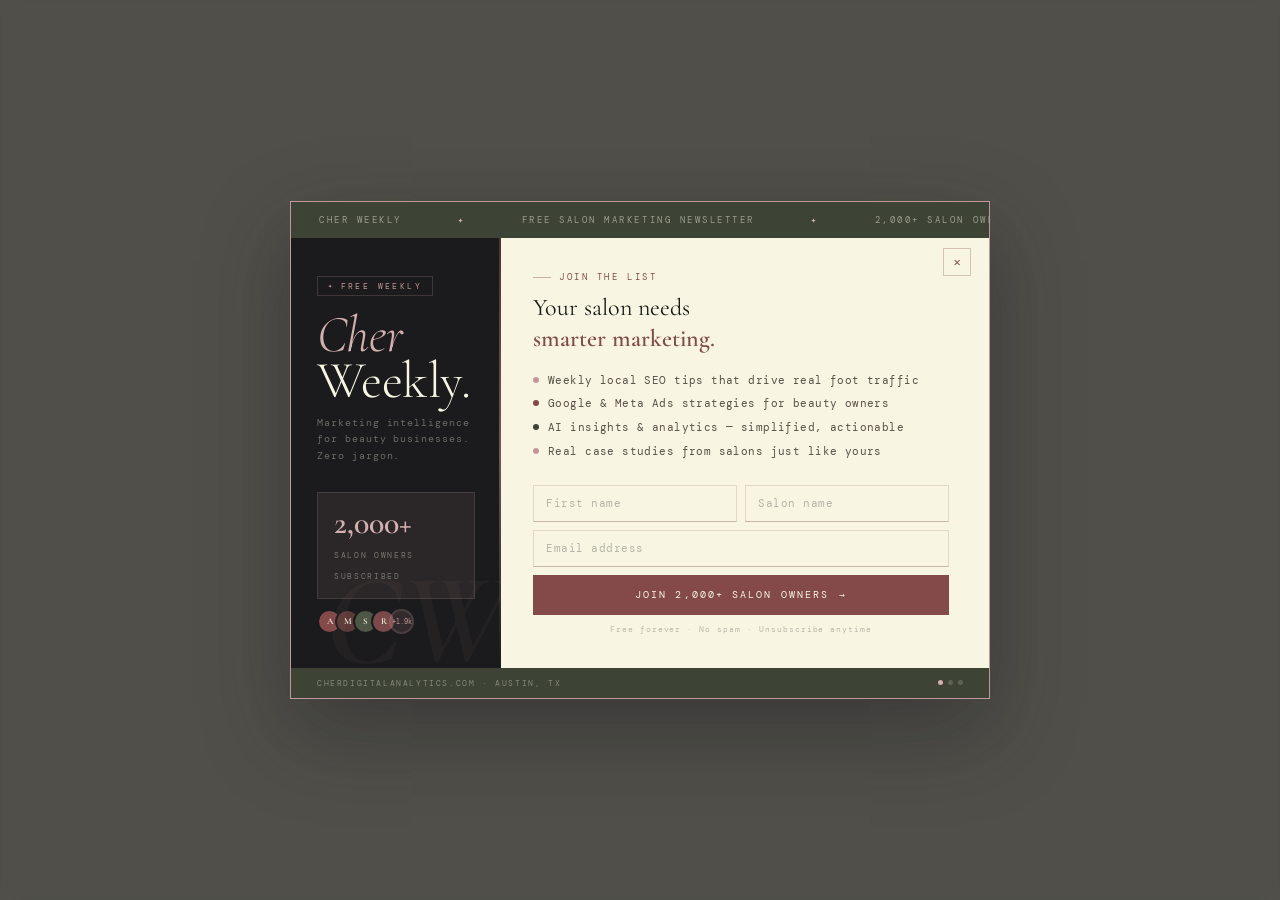
<file: cher-weekly-popup.html>
<!DOCTYPE html>
<html lang="en">
<head>
<meta charset="UTF-8">
<meta name="viewport" content="width=device-width, initial-scale=1.0">
<title>CHER WEEKLY – Newsletter Popup</title>

<!-- SEO & Answer Engine Optimization -->
<meta name="description" content="CHER WEEKLY – the free weekly newsletter by Cher Digital Analytics. Trusted by 2,000+ salon owners. Get local SEO tips, Google Ads insights, and AI-powered growth strategies for beauty businesses.">
<meta property="og:title" content="CHER WEEKLY | Salon Marketing Newsletter — Trusted by 2,000+ Salon Owners">
<meta property="og:description" content="Join 2,000+ salon owners getting free weekly insights on salon SEO, Google Ads, foot traffic growth, and beauty industry marketing — every week, straight to your inbox.">
<meta property="og:url" content="https://www.cherdigitalanalytics.com/">
<meta property="og:type" content="website">
<script type="application/ld+json">
{
  "@context": "https://schema.org",
  "@type": "NewsletterService",
  "name": "CHER WEEKLY",
  "description": "A free weekly newsletter by Cher Digital Analytics with actionable salon marketing tips, local SEO strategies, and AI-powered insights. Trusted by over 2,000 salon owners across the United States.",
  "publisher": {
    "@type": "Organization",
    "name": "Cher Digital Analytics",
    "url": "https://www.cherdigitalanalytics.com/",
    "contactPoint": {
      "@type": "ContactPoint",
      "telephone": "+1-413-377-8945",
      "email": "hello@cherdigitalanalytics.com"
    }
  },
  "frequency": "Weekly",
  "audience": {
    "@type": "Audience",
    "audienceType": "Salon owners, beauty studio operators, nail salon managers, hair salon owners"
  },
  "numberOfSubscribers": "2000",
  "inLanguage": "en-US",
  "isAccessibleForFree": true,
  "keywords": "salon marketing, local SEO for salons, beauty business marketing, nail salon advertising, hair salon Google ads"
}
</script>

<link rel="preconnect" href="https://fonts.googleapis.com">
<link href="https://fonts.googleapis.com/css2?family=Cormorant+Garamond:ital,wght@0,300;0,400;0,600;1,300;1,400;1,600&family=DM+Mono:wght@300;400;500&display=swap" rel="stylesheet">

<style>
  *, *::before, *::after { box-sizing: border-box; margin: 0; padding: 0; }

  :root {
    --rosy:     #C49797;
    --rosy-lt:  #D4AFAF;
    --cordovan: #834A49;
    --olive:    #3D4436;
    --olive-lt: #4E5645;
    --eerie:    #1B1B1D;
    --ivory:    #F8F6E3;
    --ivory-dk: #EDE9D0;
    --muted:    #9A8A7A;
  }

  body {
    background: var(--ivory-dk);
    font-family: 'DM Mono', monospace;
    display: flex;
    align-items: center;
    justify-content: center;
    min-height: 100vh;
    padding: 20px;
  }

  .overlay {
    position: fixed;
    inset: 0;
    background: rgba(27,27,29,0.75);
    backdrop-filter: blur(8px);
    -webkit-backdrop-filter: blur(8px);
    display: flex;
    align-items: center;
    justify-content: center;
    z-index: 9999;
    padding: 16px;
    animation: fadeIn 0.4s ease forwards;
  }
  @keyframes fadeIn { from{opacity:0} to{opacity:1} }

  .popup {
    position: relative;
    width: 100%;
    max-width: 700px;
    background: var(--ivory);
    border: 1px solid var(--rosy);
    overflow: hidden;
    animation: riseUp 0.6s cubic-bezier(0.16,1,0.3,1) forwards;
    box-shadow: 0 32px 80px rgba(27,27,29,0.4);
  }
  @keyframes riseUp {
    from { opacity:0; transform: translateY(36px) scale(0.96); }
    to   { opacity:1; transform: translateY(0) scale(1); }
  }

  /* TICKER */
  .ticker {
    background: var(--olive);
    height: 36px;
    overflow: hidden;
    display: flex;
    align-items: center;
  }
  .ticker-track {
    display: flex;
    animation: ticker 20s linear infinite;
    white-space: nowrap;
  }
  .ticker-track span {
    font-size: 9px;
    letter-spacing: 0.28em;
    color: rgba(248,246,227,0.5);
    text-transform: uppercase;
    padding: 0 28px;
  }
  .ticker-track span.acc { color: var(--rosy-lt); }
  @keyframes ticker {
    from { transform: translateX(0); }
    to   { transform: translateX(-50%); }
  }

  /* CLOSE */
  .close-btn {
    position: absolute;
    top: 46px;
    right: 18px;
    background: none;
    border: 1px solid rgba(131,74,73,0.3);
    width: 28px; height: 28px;
    display: flex; align-items: center; justify-content: center;
    cursor: pointer;
    color: var(--cordovan);
    font-size: 12px;
    z-index: 10;
    transition: background 0.2s, color 0.2s;
    font-family: 'DM Mono', monospace;
  }
  .close-btn:hover { background: var(--cordovan); color: var(--ivory); }

  /* GRID */
  .popup-body {
    display: grid;
    grid-template-columns: 210px 1fr;
  }

  /* LEFT */
  .left {
    background: var(--eerie);
    padding: 34px 26px;
    display: flex;
    flex-direction: column;
    justify-content: space-between;
    position: relative;
    overflow: hidden;
    min-height: 390px;
  }
  .left::before {
    content: 'CW';
    position: absolute;
    bottom: -18px; right: -8px;
    font-family: 'Cormorant Garamond', serif;
    font-size: 130px;
    font-weight: 600;
    font-style: italic;
    color: rgba(196,151,151,0.055);
    line-height: 1;
    pointer-events: none;
    user-select: none;
  }
  .left::after {
    content: '';
    position: absolute;
    top: 0; right: 0;
    width: 2px; height: 100%;
    background: linear-gradient(to bottom, var(--cordovan), var(--rosy), transparent);
    opacity: 0.5;
  }

  .left-tag {
    display: inline-flex; align-items: center; gap: 6px;
    font-size: 8px; letter-spacing: 0.3em;
    color: var(--rosy); text-transform: uppercase;
    border: 1px solid rgba(196,151,151,0.22);
    padding: 4px 10px; width: fit-content;
    margin-bottom: 16px;
  }
  .left-tag::before { content: '✦'; font-size: 7px; }

  .left h2 {
    font-family: 'Cormorant Garamond', serif;
    font-size: 52px; font-weight: 300; line-height: 0.88;
    color: var(--ivory); letter-spacing: -0.01em;
    margin-bottom: 12px; position: relative;
  }
  .left h2 em {
    font-style: italic; color: var(--rosy-lt); display: block;
  }
  .left-sub {
    font-size: 9.5px; letter-spacing: 0.1em;
    color: rgba(248,246,227,0.36); line-height: 1.7;
  }

  .proof-pill {
    margin-top: 28px;
    background: rgba(196,151,151,0.09);
    border: 1px solid rgba(196,151,151,0.18);
    padding: 14px 16px;
  }
  .proof-num {
    font-family: 'Cormorant Garamond', serif;
    font-size: 32px; font-weight: 600;
    color: var(--rosy-lt); line-height: 1;
    display: block; margin-bottom: 3px;
  }
  .proof-label {
    font-size: 7.5px; letter-spacing: 0.22em;
    color: rgba(248,246,227,0.38); text-transform: uppercase;
  }

  .avatars {
    display: flex; margin-top: 10px;
  }
  .avatars span {
    width: 25px; height: 25px; border-radius: 50%;
    border: 2px solid var(--eerie);
    display: flex; align-items: center; justify-content: center;
    font-size: 9px; color: var(--ivory);
    margin-right: -7px;
    font-family: 'Cormorant Garamond', serif; font-weight: 600;
    background: var(--cordovan);
  }
  .avatars span:nth-child(2) { background: #5C3A3A; }
  .avatars span:nth-child(3) { background: var(--olive-lt); }
  .avatars span:nth-child(4) { background: #7A4A4A; }
  .avatars span.more {
    background: rgba(196,151,151,0.13);
    color: var(--rosy); font-family: 'DM Mono', monospace;
    font-size: 7px; font-weight: 400;
    border-color: rgba(196,151,151,0.18);
  }

  /* RIGHT */
  .right {
    padding: 34px 40px 34px 32px;
    display: flex; flex-direction: column;
    justify-content: space-between;
    background: var(--ivory);
  }

  .eyebrow {
    font-size: 8.5px; letter-spacing: 0.3em;
    color: var(--cordovan); text-transform: uppercase;
    display: flex; align-items: center; gap: 8px;
    margin-bottom: 10px;
  }
  .eyebrow::before {
    content: ''; display: block;
    width: 18px; height: 1px;
    background: var(--cordovan); opacity: 0.4;
  }

  .right h3 {
    font-family: 'Cormorant Garamond', serif;
    font-size: 24px; font-weight: 400;
    color: var(--eerie); line-height: 1.28;
    margin-bottom: 18px;
  }
  .right h3 strong { font-weight: 600; color: var(--cordovan); }

  .perks {
    list-style: none; margin-bottom: 22px;
    display: flex; flex-direction: column; gap: 8px;
  }
  .perks li {
    display: flex; align-items: flex-start; gap: 9px;
    font-size: 10.5px; letter-spacing: 0.04em;
    color: #5A4F47; line-height: 1.5;
  }
  .dot {
    width: 6px; height: 6px; border-radius: 50%;
    flex-shrink: 0; margin-top: 4px;
    background: var(--rosy);
  }
  .dot.c { background: var(--cordovan); }
  .dot.o { background: var(--olive); }

  /* FORM */
  .form-row {
    display: grid; grid-template-columns: 1fr 1fr;
    gap: 8px; margin-bottom: 8px;
  }
  .f { position: relative; }
  .f.full { grid-column: 1 / -1; }
  .f input {
    width: 100%;
    background: transparent;
    border: 1px solid rgba(131,74,73,0.18);
    border-bottom: 1.5px solid rgba(131,74,73,0.38);
    padding: 11px 12px;
    font-family: 'DM Mono', monospace;
    font-size: 10.5px;
    color: var(--eerie);
    outline: none;
    transition: border-color 0.2s, background 0.2s;
    letter-spacing: 0.05em;
    -webkit-appearance: none;
  }
  .f input::placeholder { color: rgba(27,27,29,0.3); }
  .f input:focus {
    border-color: var(--cordovan);
    background: rgba(131,74,73,0.03);
  }

  .cta {
    width: 100%; background: var(--cordovan);
    color: var(--ivory); border: none;
    padding: 14px 16px;
    font-family: 'DM Mono', monospace;
    font-size: 9.5px; letter-spacing: 0.22em; text-transform: uppercase;
    cursor: pointer; transition: background 0.25s;
    display: flex; align-items: center; justify-content: center; gap: 10px;
    margin-top: 4px;
  }
  .cta:hover { background: var(--olive); }
  .cta .arr { transition: transform 0.25s; }
  .cta:hover .arr { transform: translateX(4px); }

  .fine {
    font-size: 8px; letter-spacing: 0.12em;
    color: rgba(27,27,29,0.28); text-align: center; margin-top: 9px;
  }

  /* SUCCESS */
  .success {
    display: none; flex-direction: column;
    align-items: center; justify-content: center;
    text-align: center; flex: 1; padding: 12px 0;
  }
  .s-icon {
    width: 50px; height: 50px; border-radius: 50%;
    background: rgba(131,74,73,0.08);
    border: 1px solid rgba(131,74,73,0.2);
    display: flex; align-items: center; justify-content: center;
    font-size: 20px; color: var(--cordovan);
    margin: 0 auto 14px;
  }
  .success h4 {
    font-family: 'Cormorant Garamond', serif;
    font-size: 26px; font-weight: 400;
    color: var(--eerie); margin-bottom: 8px;
  }
  .success p {
    font-size: 10px; letter-spacing: 0.08em;
    color: var(--muted); line-height: 1.8;
  }

  /* BOTTOM BAR */
  .bar {
    background: var(--olive);
    padding: 10px 26px;
    display: flex; align-items: center; justify-content: space-between;
  }
  .bar-l {
    font-size: 8px; letter-spacing: 0.2em;
    color: rgba(248,246,227,0.38); text-transform: uppercase;
  }
  .dots { display: flex; gap: 5px; align-items: center; }
  .di {
    width: 5px; height: 5px; border-radius: 50%;
    background: rgba(248,246,227,0.18);
  }
  .di.on { background: var(--rosy-lt); }

  /* MOBILE */
  @media (max-width: 580px) {
    .popup-body { grid-template-columns: 1fr; }
    .left { min-height: auto; padding: 28px 22px; }
    .left h2 { font-size: 42px; }
    .right { padding: 28px 22px; }
    .form-row { grid-template-columns: 1fr; }
    .close-btn { top: 44px; }
  }
</style>
</head>
<body>

<div class="overlay" id="overlay" role="dialog" aria-modal="true" aria-labelledby="popup-heading">
  <div class="popup">

    <!-- TICKER -->
    <div class="ticker" aria-hidden="true">
      <div class="ticker-track">
        <span>Cher Weekly</span><span class="acc">✦</span>
        <span>Free Salon Marketing Newsletter</span><span class="acc">✦</span>
        <span>2,000+ Salon Owners</span><span class="acc">✦</span>
        <span>Local SEO · Google Ads · Analytics</span><span class="acc">✦</span>
        <span>Every Wednesday</span><span class="acc">✦</span>
        <!-- duplicate for loop -->
        <span>Cher Weekly</span><span class="acc">✦</span>
        <span>Free Salon Marketing Newsletter</span><span class="acc">✦</span>
        <span>2,000+ Salon Owners</span><span class="acc">✦</span>
        <span>Local SEO · Google Ads · Analytics</span><span class="acc">✦</span>
        <span>Every Wednesday</span><span class="acc">✦</span>
      </div>
    </div>

    <!-- CLOSE -->
    <button class="close-btn" id="closeBtn" aria-label="Close popup">✕</button>

    <!-- BODY -->
    <div class="popup-body">

      <!-- LEFT -->
      <div class="left" aria-hidden="true">
        <div>
          <div class="left-tag">Free weekly</div>
          <h2><em>Cher</em>Weekly.</h2>
          <p class="left-sub">Marketing intelligence<br>for beauty businesses.<br>Zero jargon.</p>
        </div>
        <div>
          <div class="proof-pill">
            <span class="proof-num">2,000+</span>
            <span class="proof-label">Salon owners subscribed</span>
          </div>
          <div class="avatars">
            <span>A</span><span>M</span><span>S</span><span>R</span>
            <span class="more">+1.9k</span>
          </div>
        </div>
      </div>

      <!-- RIGHT -->
      <div class="right">
        <div id="formState" style="display:flex;flex-direction:column;justify-content:space-between;height:100%">
          <div>
            <p class="eyebrow">Join the list</p>
            <h3 id="popup-heading">Your salon needs<br><strong>smarter marketing.</strong></h3>
            <ul class="perks">
              <li><span class="dot"></span>Weekly local SEO tips that drive real foot traffic</li>
              <li><span class="dot c"></span>Google & Meta Ads strategies for beauty owners</li>
              <li><span class="dot o"></span>AI insights & analytics — simplified, actionable</li>
              <li><span class="dot"></span>Real case studies from salons just like yours</li>
            </ul>
          </div>
          <div>
            <div class="form-row">
              <div class="f"><input type="text" id="nameInput" placeholder="First name" autocomplete="given-name" aria-label="First name"></div>
              <div class="f"><input type="text" id="salonInput" placeholder="Salon name" aria-label="Salon name"></div>
              <div class="f full"><input type="email" id="emailInput" placeholder="Email address" autocomplete="email" aria-label="Email address"></div>
            </div>
            <button class="cta" onclick="handleSubmit()">
              <span>Join 2,000+ Salon Owners</span><span class="arr">→</span>
            </button>
            <p class="fine">Free forever · No spam · Unsubscribe anytime</p>
          </div>
        </div>

        <!-- SUCCESS -->
        <div class="success" id="successState">
          <div class="s-icon">✦</div>
          <h4>You're in the club!</h4>
          <p>Welcome to Cher Weekly.<br>Check your inbox — your first issue<br>drops this Wednesday.</p>
        </div>
      </div>

    </div>

    <!-- BOTTOM BAR -->
    <div class="bar" aria-hidden="true">
      <span class="bar-l">cherdigitalanalytics.com · Austin, TX</span>
      <div class="dots">
        <div class="di on"></div><div class="di"></div><div class="di"></div>
      </div>
    </div>

  </div>
</div>

<script>
  document.getElementById('closeBtn').addEventListener('click', () => {
    const o = document.getElementById('overlay');
    o.style.transition = 'opacity 0.3s ease';
    o.style.opacity = '0';
    setTimeout(() => o.style.display = 'none', 300);
  });
  document.getElementById('overlay').addEventListener('click', e => {
    if (e.target === document.getElementById('overlay'))
      document.getElementById('closeBtn').click();
  });
  document.addEventListener('keydown', e => {
    if (e.key === 'Escape') document.getElementById('closeBtn').click();
  });

  function handleSubmit() {
    const email = document.getElementById('emailInput');
    if (!email.value || !email.value.includes('@')) {
      email.style.borderColor = '#834A49';
      email.style.background = 'rgba(131,74,73,0.06)';
      email.focus();
      return;
    }
    document.getElementById('formState').style.display = 'none';
    const s = document.getElementById('successState');
    s.style.display = 'flex';
  }
  document.getElementById('emailInput').addEventListener('keydown', e => {
    if (e.key === 'Enter') handleSubmit();
  });
</script>
</body>
</html>
</file>
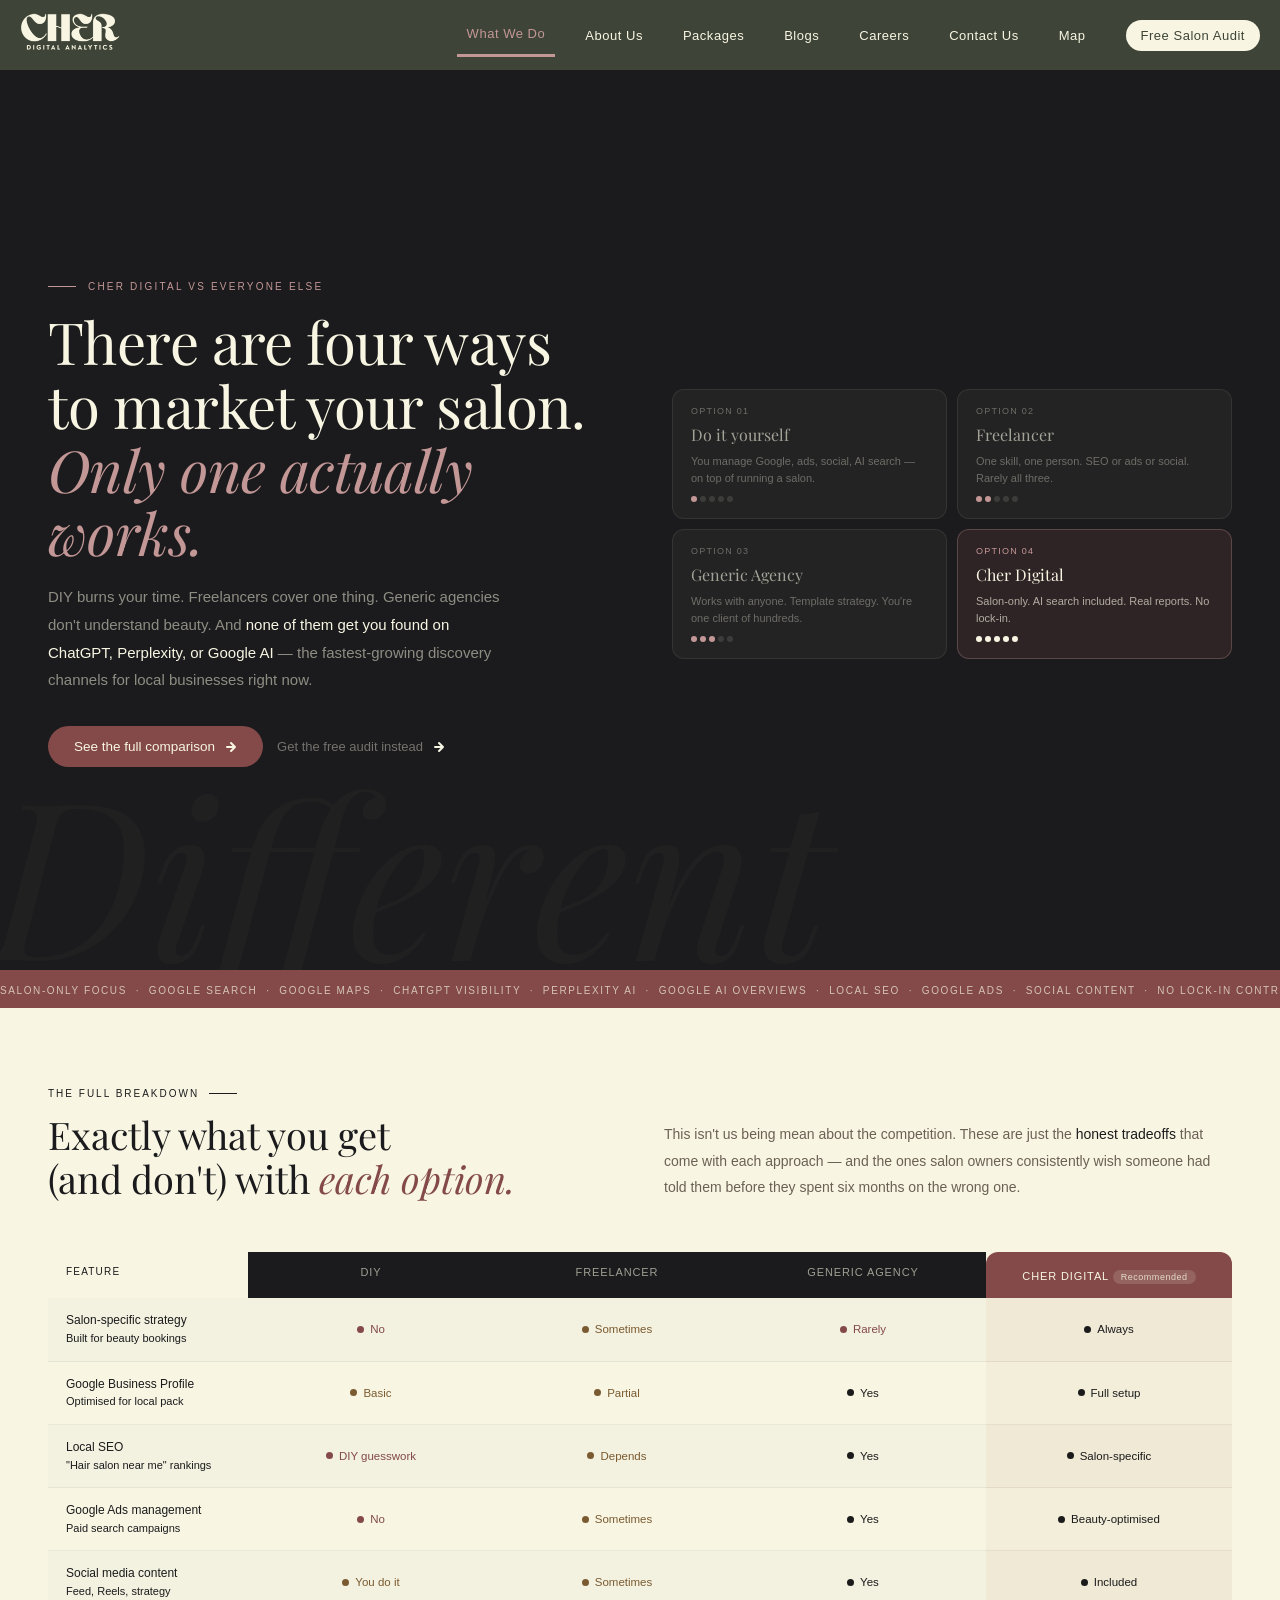
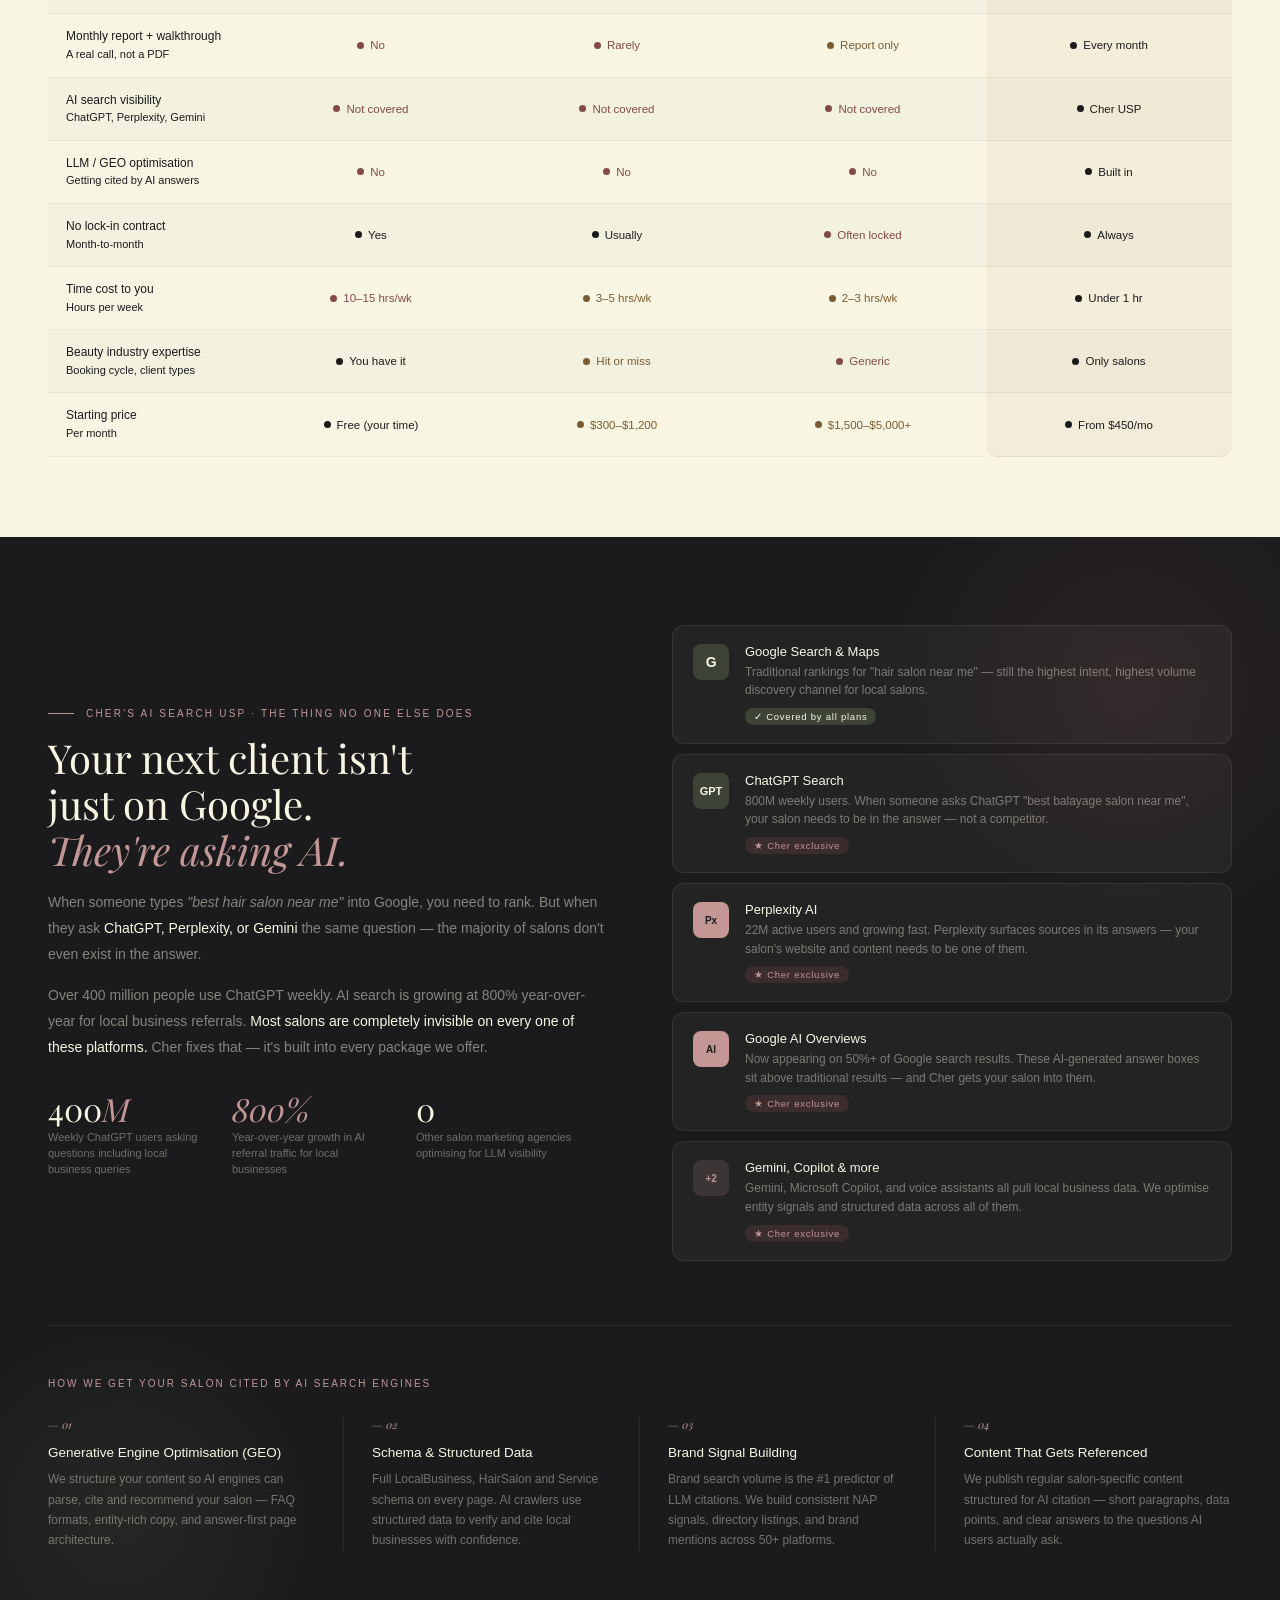
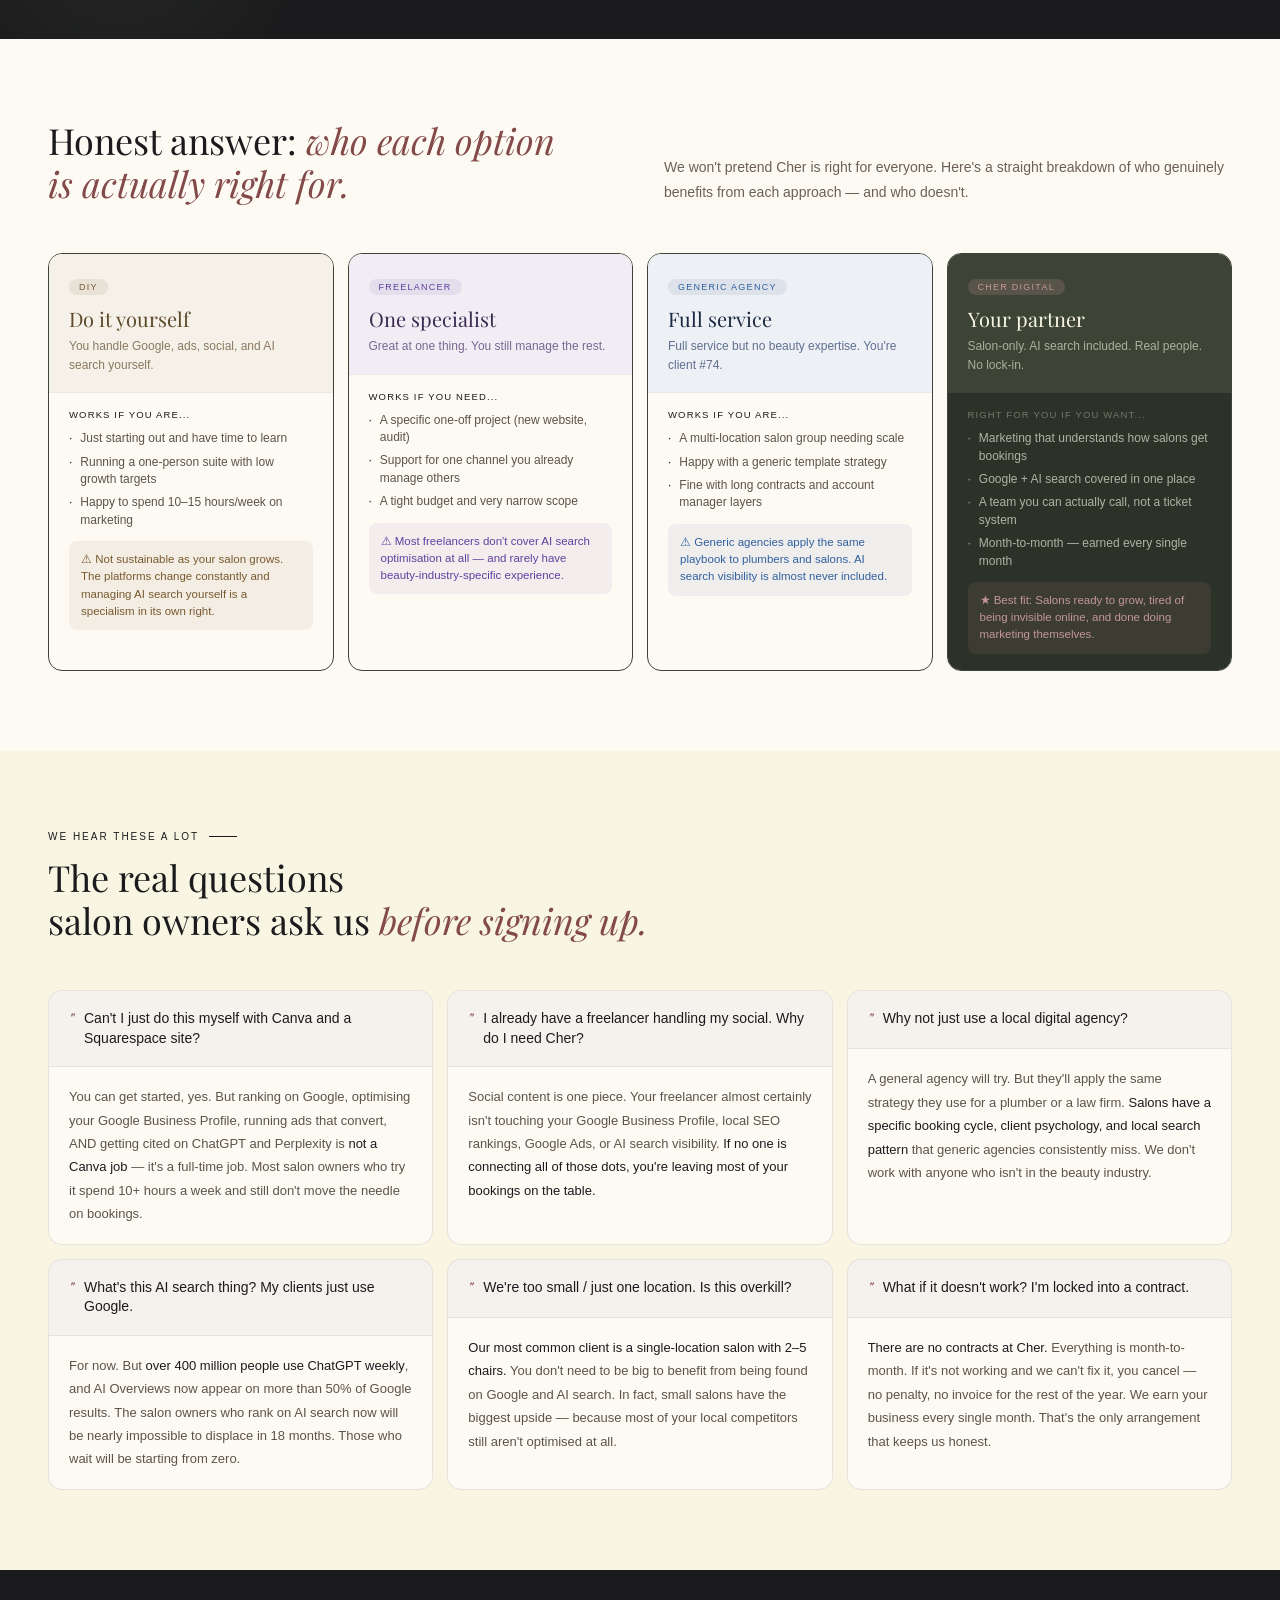
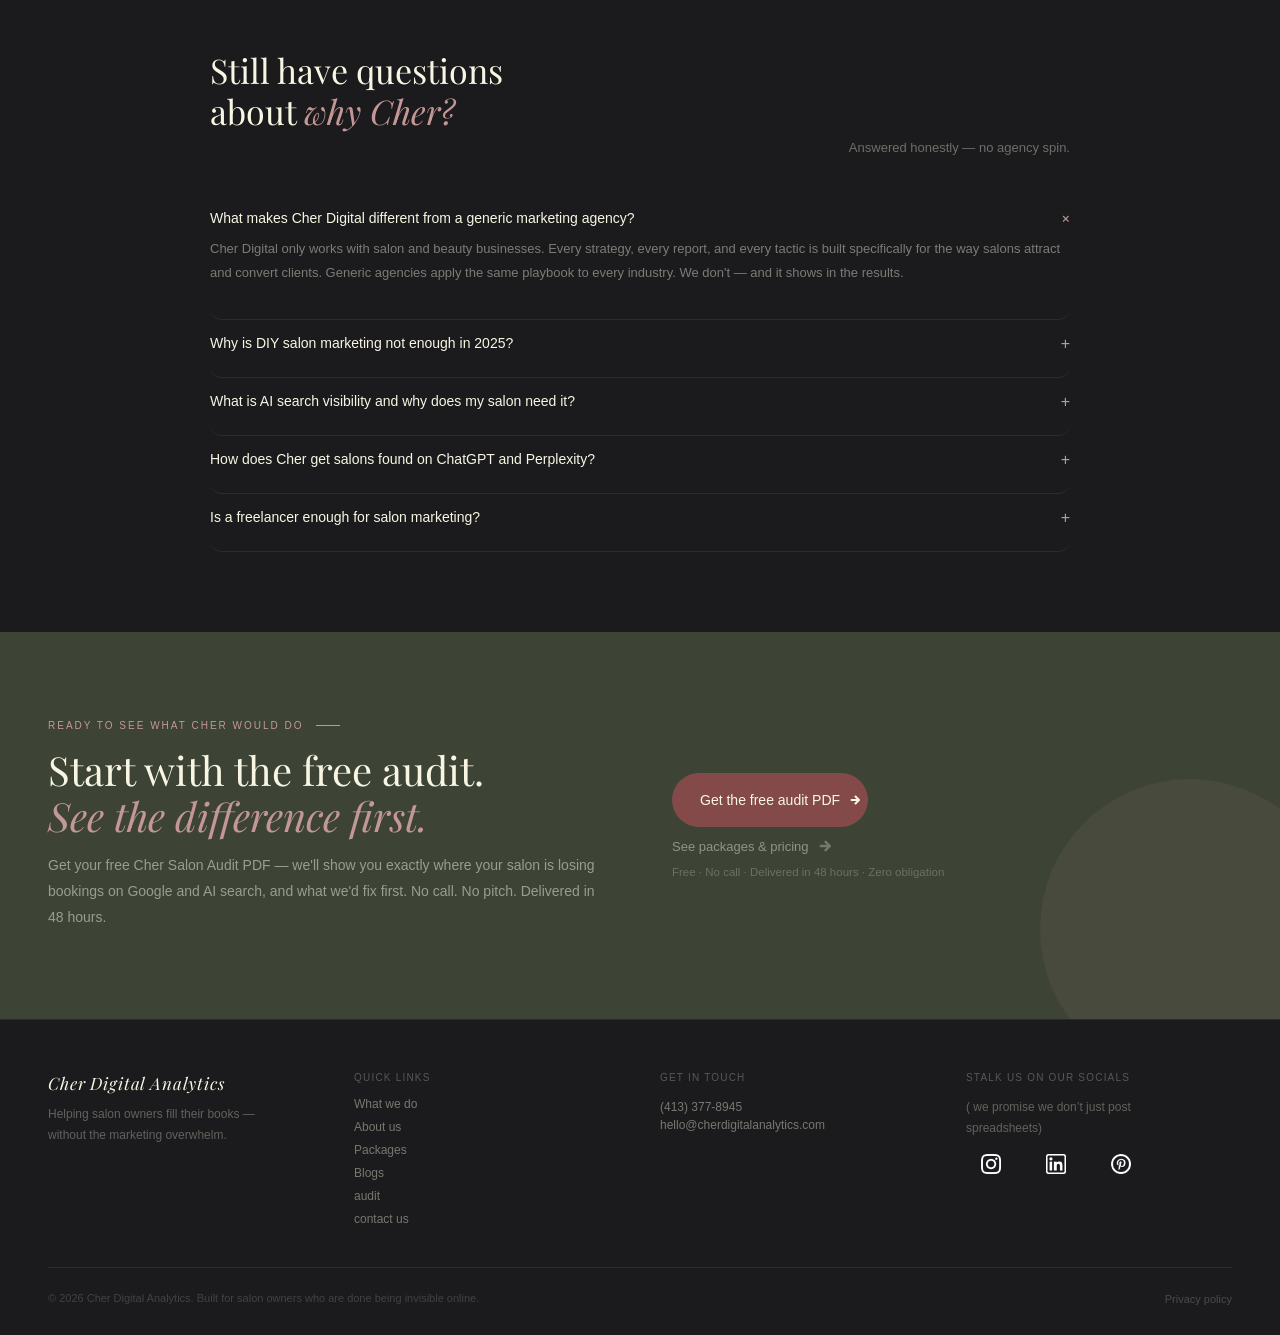
<file: comparison_page.html>
<!DOCTYPE html>
<html lang="en">
<head>
<meta charset="UTF-8">
<meta name="viewport" content="width=device-width, initial-scale=1.0">

<title>Cher Digital vs DIY vs Freelancer vs Generic Agency | Salon Marketing Comparison</title>
<meta name="description" content="See exactly how Cher Digital Analytics compares to doing it yourself, hiring a freelancer, or using a generic marketing agency. The only salon marketing partner that also gets you found on ChatGPT, Perplexity and Google AI.">
<meta name="keywords" content="salon marketing agency comparison, cher digital vs freelancer, salon marketing DIY vs agency, best salon marketing agency, AI search for salons, LLM visibility salon, ChatGPT salon marketing, salon marketing specialist vs generic agency">
<link rel="canonical" href="https://www.cherdigitalanalytics.com/comparison_page.html">
<meta name="robots" content="index, follow, max-snippet:-1, max-image-preview:large">

<meta property="og:title" content="Why Cher Digital vs DIY, Freelancer & Generic Agencies | Salon Marketing">
<meta property="og:description" content="The only salon marketing partner that gets you found on Google, ChatGPT, Perplexity and every AI search engine — not just traditional search.">
<meta property="og:type" content="website">
<meta property="og:url" content="https://www.cherdigitalanalytics.com/why-cher">
<link rel="shortcut icon" href="images/cher-favicon.png">
<link rel="stylesheet" href="css/styles.css">

<script type="application/ld+json">
{
  "@context": "https://schema.org",
  "@graph": [
    {
      "@type": "WebPage",
      "@id": "https://www.cherdigitalanalytics.com/why-cher",
      "name": "Why Cher Digital vs DIY, Freelancer and Generic Agency — Salon Marketing Comparison",
      "description": "Comparison of salon marketing options: doing it yourself, hiring a freelancer, using a generic agency, or working with Cher Digital Analytics — the only AI-forward salon marketing specialist.",
      "url": "https://www.cherdigitalanalytics.com/why-cher",
      "inLanguage": "en-US",
      "publisher": { "@type": "Organization", "name": "Cher Digital Analytics", "url": "https://www.cherdigitalanalytics.com" }
    },
    {
      "@type": "BreadcrumbList",
      "itemListElement": [
        { "@type": "ListItem", "position": 1, "name": "Home", "item": "https://www.cherdigitalanalytics.com" },
        { "@type": "ListItem", "position": 2, "name": "Why Cher", "item": "https://www.cherdigitalanalytics.com/why-cher" }
      ]
    },
    {
      "@type": "Organization",
      "@id": "https://www.cherdigitalanalytics.com/#org",
      "name": "Cher Digital Analytics",
      "url": "https://www.cherdigitalanalytics.com",
      "description": "AI-powered salon marketing agency specialising in local SEO, Google Ads, LLM/AI search visibility, and social media for hair salons, nail studios, spas and beauty businesses.",
      "knowsAbout": ["Salon Marketing", "Local SEO", "Google Ads", "AI Search Optimisation", "LLM Visibility", "Generative Engine Optimisation", "ChatGPT Visibility", "Perplexity AI Ranking", "Beauty Business Marketing"]
    },
    {
      "@type": "FAQPage",
      "mainEntity": [
        {
          "@type": "Question",
          "name": "What makes Cher Digital different from a generic marketing agency?",
          "acceptedAnswer": { "@type": "Answer", "text": "Cher Digital only works with salon and beauty businesses — not restaurants, dentists, or retail stores. That means every strategy, every report, and every tactic is built specifically for the way salons attract and convert clients. Generic agencies apply the same playbook to every industry. We don't." }
        },
        {
          "@type": "Question",
          "name": "Why is DIY salon marketing not enough in 2025?",
          "acceptedAnswer": { "@type": "Answer", "text": "In 2025, getting found online requires optimisation across Google search, Google Maps, Google Business Profile, AND AI search engines like ChatGPT, Perplexity, and Gemini. Managing all of these yourself while running a salon is effectively a second full-time job — and the platforms change constantly." }
        },
        {
          "@type": "Question",
          "name": "What is AI search visibility and why does it matter for salons?",
          "acceptedAnswer": { "@type": "Answer", "text": "AI search visibility means your salon gets recommended when someone asks ChatGPT, Perplexity, or Google AI 'what's the best hair salon near me?' or 'where should I get balayage in [city]?' Over 400 million people use ChatGPT weekly. Most salons are completely invisible on these platforms. Cher optimises your presence across all of them." }
        },
        {
          "@type": "Question",
          "name": "Is a freelancer enough for salon marketing?",
          "acceptedAnswer": { "@type": "Answer", "text": "A freelancer can be skilled in one area — SEO, or ads, or social media — but rarely all three. And almost no freelancer is optimising for AI search engines, which are now responsible for a growing share of local business discovery. Cher covers all of it under one roof, with beauty-industry expertise built in." }
        },
        {
          "@type": "Question",
          "name": "How does Cher Digital get salons found on ChatGPT and Perplexity?",
          "acceptedAnswer": { "@type": "Answer", "text": "We use Generative Engine Optimisation (GEO) — the practice of structuring your website content, schema markup, brand signals, and third-party mentions so AI search engines cite your salon in their answers. This includes FAQ-structured content, entity optimisation, consistent NAP data across 50+ directories, and regular publishing of salon-specific content that LLMs reference." }
        }
      ]
    }
  ]
}
</script>

<style>
:root {
  --rosy: #C49797;
  --cord: #834A49;
  --olive: #3D4436;
  --black: #1B1B1D;
  --ivory: #F8F6E3;
  --card: #FDFAF4;
  --serif: 'Playfair Display', Georgia, serif;
  --sans: 'DM Sans', -apple-system, sans-serif;
  /* --yes: #1D9E75; */
  --yes: #1b1b1b;
  --yes-bg: rgba(29,158,117,.1);
  --no: #834A49;
  --no-bg: rgba(131,74,73,.1);
  --meh: #7A5A30;
  --meh-bg: rgba(122,90,48,.1);
}

body { font-family: var(--sans); background: var(--ivory); color: var(--black); overflow-x: hidden; }

.hero { background: var(--black); padding: 80px 48px 72px; position: relative; overflow: hidden;grid-template-columns:1fr }
.hero-grid { display: grid; grid-template-columns: 1fr 1fr; gap: 64px; align-items: center; position: relative; z-index: 1; }
.hero-bg-word { position: absolute; bottom: -10px; right: -30px; font-family: var(--serif); font-size: 220px; font-weight: 400; font-style: italic; color: rgba(248,246,227,.025); pointer-events: none; white-space: nowrap; }

.hero-ey { font-size: 10px; font-weight: 500; letter-spacing: .22em; text-transform: uppercase; color: var(--rosy); margin-bottom: 18px; display: flex; align-items: center; gap: 12px; }
.ey-rule { width: 28px; height: .5px; background: var(--rosy); }
.hero h1 { font-family: var(--serif); font-size: clamp(36px, 5vw, 58px); font-weight: 400; color: var(--ivory); line-height: 1.1; margin-bottom: 18px; }
.hero h1 em { font-style: italic; color: var(--rosy); }
.hero-sub { font-size: 15px; font-weight: 300; color: rgba(248,246,227,.52); line-height: 1.85; margin-bottom: 32px; }
.hero-sub strong { color: var(--ivory); font-weight: 500; }
.hero-btns { display: flex; align-items: center; gap: 14px; flex-wrap: wrap; }
.btn-p { display: inline-flex; align-items: center; gap: 10px; background: var(--cord); color: var(--ivory); font-size: 13.5px; font-weight: 500; padding: 13px 26px; border-radius: 50px; text-decoration: none; transition: all .2s; }
.btn-p:hover { background: #6e3c3b; transform: translateY(-1px); }
.btn-g { font-size: 13px; font-weight: 400; color: rgba(248,246,227,.4); text-decoration: none; transition: color .15s; }
.btn-g:hover { color: var(--rosy); }

/* HERO RIGHT — 4-option preview cards */
.hero-options { display: grid; grid-template-columns: 1fr 1fr; gap: 10px; }
.h-opt { background: rgba(248,246,227,.04); border: .5px solid rgba(248,246,227,.08); border-radius: 12px; padding: 16px 18px; transition: background .2s; }
.h-opt.cher { background: rgba(131,74,73,.2); border-color: rgba(196,151,151,.3); }
.h-opt-label { font-size: 9px; font-weight: 500; letter-spacing: .14em; text-transform: uppercase; color: rgba(248,246,227,.35); margin-bottom: 8px; }
.h-opt.cher .h-opt-label { color: var(--rosy); }
.h-opt-title { font-family: var(--serif); font-size: 16px; font-weight: 400; color: rgba(248,246,227,.6); margin-bottom: 8px; }
.h-opt.cher .h-opt-title { color: var(--ivory); }
.h-opt-status { font-size: 11px; font-weight: 300; color: rgba(248,246,227,.35); line-height: 1.5; }
.h-opt.cher .h-opt-status { color: rgba(248,246,227,.65); }
.h-opt-score { margin-top: 10px; display: flex; gap: 3px; }
.score-dot { width: 6px; height: 6px; border-radius: 50%; background: rgba(248,246,227,.12); }
.score-dot.on { background: var(--rosy); }
.h-opt.cher .score-dot.on { background: var(--ivory); }
/* ── FAQ ── */
.faq-section { background: var(--black); padding: 80px 48px; }
.faq-inner { max-width: 860px; margin: 0 auto; }
.faq-top { display: flex; align-items: flex-end; justify-content: space-between; margin-bottom: 36px; gap: 24px; }
.faq-top h2 { font-family: var(--serif); font-size: 34px; font-weight: 400; color: var(--ivory); line-height: 1.2; }
.faq-top h2 em { font-style: italic; color: var(--rosy); }
.faq-top-sub { font-size: 13px; font-weight: 300; color: rgba(248,246,227,.38); line-height: 1.7; max-width: 280px; text-align: right; }
.faq-items { display: flex; flex-direction: column; }
.faq-item { border-bottom: .5px solid rgba(248,246,227,.07); padding: 15px 0; border-top:0px solid transparent !important;border-right:0px solid transparent !important;border-left:0px solid transparent !important;background-color: transparent !important;}
.faq-item::nth-child{border-bottom: none !important;}


.faq-item:first-child { border-top: .5px solid rgba(248,246,227,.07); }
.faq-q { font-size: 14px; font-weight: 500; color: var(--ivory); margin-bottom: 9px; display: flex; justify-content: space-between; align-items: flex-start; gap: 16px; cursor: pointer;}
.faq-icon { color: var(--rosy); flex-shrink: 0; font-size: 16px; }
.faq-a { font-size: 13px; font-weight: 300; color: rgba(248,246,227,.44); line-height: 1.8;  max-height: 0;
  overflow: hidden;
  transition: all 0.3s ease-in-out;
  opacity: 0;
  padding-bottom: 0;}
  /* Show answer only when the item is active */
.faq-item.active .faq-a {
  max-height: 500px; /* Big enough to fit content */
  opacity: 1;
  padding-bottom: 20px;
}

/* Icon rotation effect */
.faq-item.active .faq-icon {
  transform: rotate(45deg);
  display: inline-block;
}
@media (max-width: 960px) {
  
  .hero { padding: 56px 24px; } .hero-grid { grid-template-columns: 1fr; gap: 36px; }
  .hero-options { grid-template-columns: 1fr 1fr; }
  .compare-section { padding: 56px 24px; } .cs-top { grid-template-columns: 1fr; gap: 24px; }
  .ct-head, .ct-row { grid-template-columns: 140px repeat(4, minmax(0,1fr)); }
  .ai-section { padding: 56px 24px; } .ai-top { grid-template-columns: 1fr; gap: 36px; }
  .ai-left h2 { font-size: 30px; }
  .ai-how-grid { grid-template-columns: 1fr 1fr; gap: 24px; }
  .ai-how-item { border-right: none; padding: 0 0 20px 0; border-bottom: .5px solid rgba(248,246,227,.07); }
  .ai-how-item:nth-child(2), .ai-how-item:nth-child(3) { padding-left: 0; }
  .ai-how-item:last-child { border-bottom: none; padding-bottom: 0; }
  .persona-section { padding: 56px 24px; } .ps-header { grid-template-columns: 1fr; gap: 20px; }
  .persona-grid { grid-template-columns: 1fr 1fr; }
  .objections { padding: 56px 24px; } .obj-grid { grid-template-columns: 1fr; }
  .faq-section { padding: 56px 24px; } .faq-top { flex-direction: column; gap: 12px; } .faq-top-sub { text-align: left; }
  .cta-section { padding: 56px 24px; } .cta-inner { grid-template-columns: 1fr; gap: 32px; } .cta-inner h2 { font-size: 30px; }
  
}
</style>
</head>
<body>

<nav class="nav">
  <div class="nav-logo">
    <a href="index.html">
      <img src="images/logo.png" alt="Cher digital anlytics logo">
    </a>
  </div>
  
  <input type="checkbox" id="nav-check">

  <div class="nav-btn">
    <label for="nav-check">
      <span></span>
      <span></span>
      <span></span>
    </label>
  </div>

  <label for="nav-check" class="nav-closer-overlay"></label>
  
  <div class="nav-links">
    <label for="nav-check" class="nav-close-btn">&times;</label>
    
    <a href="comparison_page.html">What We Do</a>
    <a href="about_page_final.html">About Us</a>
    <a href="packages_page_final.html">Packages</a>
    <a href="blog_page_seo.html">Blogs</a>
    <a href="careers_page.html">Careers</a>
    <a href="consultation_page.html">Contact Us</a>
    <a href="directory_page_seo.html">Map</a>
    <a href="free_audit_page.html" class="nav-cta">Free Salon Audit</a>
  </div>
</nav>



<!-- HERO -->
<header class="hero">
  <div class="hero-bg-word" aria-hidden="true">Different</div>
  <div class="hero-grid">
    <div>
      <div class="hero-ey"><span class="ey-rule"></span>Cher Digital vs Everyone Else</div>
      <h1>There are four ways<br>to market your salon.<br><em>Only one actually works.</em></h1>
      <p class="hero-sub">DIY burns your time. Freelancers cover one thing. Generic agencies don't understand beauty. And <strong>none of them get you found on ChatGPT, Perplexity, or Google AI</strong> — the fastest-growing discovery channels for local businesses right now.</p>
      <div class="hero-btns">
        <a href="#comparison" class="btn-p">See the full comparison <svg viewBox="0 0 12 12"><path d="M2 6h8M6 2l4 4-4 4"></path></svg> </a>
        <a href="/free-audit" class="btn-g">Get the free audit instead <svg viewBox="0 0 12 12"><path d="M2 6h8M6 2l4 4-4 4"></path></svg></a>
      </div>
    </div>
    <div class="hero-options">
      <div class="h-opt">
        <div class="h-opt-label">Option 01</div>
        <div class="h-opt-title">Do it yourself</div>
        <div class="h-opt-status">You manage Google, ads, social, AI search — on top of running a salon.</div>
        <div class="h-opt-score">
          <div class="score-dot on"></div><div class="score-dot"></div><div class="score-dot"></div><div class="score-dot"></div><div class="score-dot"></div>
        </div>
      </div>
      <div class="h-opt">
        <div class="h-opt-label">Option 02</div>
        <div class="h-opt-title">Freelancer</div>
        <div class="h-opt-status">One skill, one person. SEO or ads or social. Rarely all three.</div>
        <div class="h-opt-score">
          <div class="score-dot on"></div><div class="score-dot on"></div><div class="score-dot"></div><div class="score-dot"></div><div class="score-dot"></div>
        </div>
      </div>
      <div class="h-opt">
        <div class="h-opt-label">Option 03</div>
        <div class="h-opt-title">Generic Agency</div>
        <div class="h-opt-status">Works with anyone. Template strategy. You're one client of hundreds.</div>
        <div class="h-opt-score">
          <div class="score-dot on"></div><div class="score-dot on"></div><div class="score-dot on"></div><div class="score-dot"></div><div class="score-dot"></div>
        </div>
      </div>
      <div class="h-opt cher">
        <div class="h-opt-label">Option 04</div>
        <div class="h-opt-title">Cher Digital</div>
        <div class="h-opt-status">Salon-only. AI search included. Real reports. No lock-in.</div>
        <div class="h-opt-score">
          <div class="score-dot on"></div><div class="score-dot on"></div><div class="score-dot on"></div><div class="score-dot on"></div><div class="score-dot on"></div>
        </div>
      </div>
    </div>
  </div>
</header>

<!-- MARQUEE -->
<div class="marquee-strip" aria-hidden="true">
  <span class="marquee-inner">
    Salon-only focus &nbsp;·&nbsp; Google Search &nbsp;·&nbsp; Google Maps &nbsp;·&nbsp; ChatGPT Visibility &nbsp;·&nbsp; Perplexity AI &nbsp;·&nbsp; Google AI Overviews &nbsp;·&nbsp; Local SEO &nbsp;·&nbsp; Google Ads &nbsp;·&nbsp; Social Content &nbsp;·&nbsp; No lock-in contracts &nbsp;·&nbsp; Monthly walkthroughs &nbsp;·&nbsp; Real people. Not bots. &nbsp;&nbsp;&nbsp;&nbsp;
    Salon-only focus &nbsp;·&nbsp; Google Search &nbsp;·&nbsp; Google Maps &nbsp;·&nbsp; ChatGPT Visibility &nbsp;·&nbsp; Perplexity AI &nbsp;·&nbsp; Google AI Overviews &nbsp;·&nbsp; Local SEO &nbsp;·&nbsp; Google Ads &nbsp;·&nbsp; Social Content &nbsp;·&nbsp; No lock-in contracts &nbsp;·&nbsp; Monthly walkthroughs &nbsp;·&nbsp; Real people. Not bots. &nbsp;&nbsp;&nbsp;&nbsp;
  </span>
</div>

<!-- COMPARISON TABLE -->
<section class="compare-section" id="comparison">
  <div class="cs-top">
    <div class="cs-left">
      <div class="s-ey">The full breakdown</div>
      <h2>Exactly what you get<br>(and don't) with <em>each option.</em></h2>
    </div>
    <div class="cs-right">
      <p>This isn't us being mean about the competition. These are just the <strong>honest tradeoffs</strong> that come with each approach — and the ones salon owners consistently wish someone had told them before they spent six months on the wrong one.</p>
    </div>
  </div>

  <div style="overflow-x:auto;">
    <div style="min-width:700px;">
      <!-- HEADER ROW -->
      <div class="ct-head">
        <div class="ct-head-cell">Feature</div>
        <div class="ct-head-cell">DIY</div>
        <div class="ct-head-cell">Freelancer</div>
        <div class="ct-head-cell">Generic Agency</div>
        <div class="ct-head-cell cher-col">
          Cher Digital
          <div class="col-badge">Recommended</div>
        </div>
      </div>

      <!-- ROWS -->
      <div class="ct-row">
        <div class="ct-cell"><div class="row-label">Salon-specific strategy<div class="row-sub">Built for beauty bookings</div></div></div>
        <div class="ct-cell"><span class="no">No</span></div>
        <div class="ct-cell"><span class="maybe">Sometimes</span></div>
        <div class="ct-cell"><span class="no">Rarely</span></div>
        <div class="ct-cell cher-col"><span class="yes">Always</span></div>
      </div>

      <div class="ct-row">
        <div class="ct-cell"><div class="row-label">Google Business Profile<div class="row-sub">Optimised for local pack</div></div></div>
        <div class="ct-cell"><span class="maybe">Basic</span></div>
        <div class="ct-cell"><span class="maybe">Partial</span></div>
        <div class="ct-cell"><span class="yes">Yes</span></div>
        <div class="ct-cell cher-col"><span class="yes">Full setup</span></div>
      </div>

      <div class="ct-row">
        <div class="ct-cell"><div class="row-label">Local SEO<div class="row-sub">"Hair salon near me" rankings</div></div></div>
        <div class="ct-cell"><span class="no">DIY guesswork</span></div>
        <div class="ct-cell"><span class="maybe">Depends</span></div>
        <div class="ct-cell"><span class="yes">Yes</span></div>
        <div class="ct-cell cher-col"><span class="yes">Salon-specific</span></div>
      </div>

      <div class="ct-row">
        <div class="ct-cell"><div class="row-label">Google Ads management<div class="row-sub">Paid search campaigns</div></div></div>
        <div class="ct-cell"><span class="no">No</span></div>
        <div class="ct-cell"><span class="maybe">Sometimes</span></div>
        <div class="ct-cell"><span class="yes">Yes</span></div>
        <div class="ct-cell cher-col"><span class="yes">Beauty-optimised</span></div>
      </div>

      <div class="ct-row">
        <div class="ct-cell"><div class="row-label">Social media content<div class="row-sub">Feed, Reels, strategy</div></div></div>
        <div class="ct-cell"><span class="maybe">You do it</span></div>
        <div class="ct-cell"><span class="maybe">Sometimes</span></div>
        <div class="ct-cell"><span class="yes">Yes</span></div>
        <div class="ct-cell cher-col"><span class="yes">Included</span></div>
      </div>

      <div class="ct-row">
        <div class="ct-cell"><div class="row-label">Monthly report + walkthrough<div class="row-sub">A real call, not a PDF</div></div></div>
        <div class="ct-cell"><span class="no">No</span></div>
        <div class="ct-cell"><span class="no">Rarely</span></div>
        <div class="ct-cell"><span class="maybe">Report only</span></div>
        <div class="ct-cell cher-col"><span class="yes">Every month</span></div>
      </div>

      <div class="ct-row">
        <div class="ct-cell"><div class="row-label">AI search visibility<div class="row-sub">ChatGPT, Perplexity, Gemini</div></div></div>
        <div class="ct-cell"><span class="no">Not covered</span></div>
        <div class="ct-cell"><span class="no">Not covered</span></div>
        <div class="ct-cell"><span class="no">Not covered</span></div>
        <div class="ct-cell cher-col"><span class="yes">Cher USP</span></div>
      </div>

      <div class="ct-row">
        <div class="ct-cell"><div class="row-label">LLM / GEO optimisation<div class="row-sub">Getting cited by AI answers</div></div></div>
        <div class="ct-cell"><span class="no">No</span></div>
        <div class="ct-cell"><span class="no">No</span></div>
        <div class="ct-cell"><span class="no">No</span></div>
        <div class="ct-cell cher-col"><span class="yes">Built in</span></div>
      </div>

      <div class="ct-row">
        <div class="ct-cell"><div class="row-label">No lock-in contract<div class="row-sub">Month-to-month</div></div></div>
        <div class="ct-cell"><span class="yes">Yes</span></div>
        <div class="ct-cell"><span class="yes">Usually</span></div>
        <div class="ct-cell"><span class="no">Often locked</span></div>
        <div class="ct-cell cher-col"><span class="yes">Always</span></div>
      </div>

      <div class="ct-row">
        <div class="ct-cell"><div class="row-label">Time cost to you<div class="row-sub">Hours per week</div></div></div>
        <div class="ct-cell"><span class="no">10–15 hrs/wk</span></div>
        <div class="ct-cell"><span class="maybe">3–5 hrs/wk</span></div>
        <div class="ct-cell"><span class="maybe">2–3 hrs/wk</span></div>
        <div class="ct-cell cher-col"><span class="yes">Under 1 hr</span></div>
      </div>

      <div class="ct-row">
        <div class="ct-cell"><div class="row-label">Beauty industry expertise<div class="row-sub">Booking cycle, client types</div></div></div>
        <div class="ct-cell"><span class="yes">You have it</span></div>
        <div class="ct-cell"><span class="maybe">Hit or miss</span></div>
        <div class="ct-cell"><span class="no">Generic</span></div>
        <div class="ct-cell cher-col"><span class="yes">Only salons</span></div>
      </div>

      <div class="ct-row">
        <div class="ct-cell"><div class="row-label">Starting price<div class="row-sub">Per month</div></div></div>
        <div class="ct-cell"><span class="yes">Free (your time)</span></div>
        <div class="ct-cell"><span class="maybe">$300–$1,200</span></div>
        <div class="ct-cell"><span class="maybe">$1,500–$5,000+</span></div>
        <div class="ct-cell cher-col cher-col-last"><span class="yes">From $450/mo</span></div>
      </div>
    </div>
  </div>
</section>

<!-- AI SEARCH USP -->
<section class="ai-section" id="ai-search">
  <div class="ai-bg-glow" aria-hidden="true"></div>
  <div class="ai-bg-glow2" aria-hidden="true"></div>
  <div class="ai-inner">
    <div class="ai-top">
      <div class="ai-left">
        <div class="ai-ey"><span class="ai-ey-line"></span>Cher's AI Search USP · The thing no one else does</div>
        <h2>Your next client isn't<br>just on Google.<br><em>They're asking AI.</em></h2>
        <p>When someone types <em>"best hair salon near me"</em> into Google, you need to rank. But when they ask <strong>ChatGPT, Perplexity, or Gemini</strong> the same question — the majority of salons don't even exist in the answer.</p>
        <p>Over 400 million people use ChatGPT weekly. AI search is growing at 800% year-over-year for local business referrals. <strong>Most salons are completely invisible on every one of these platforms.</strong> Cher fixes that — it's built into every package we offer.</p>
        <div class="ai-stat-row">
          <div class="ai-stat">
            <div class="ai-stat-val">400<em>M</em></div>
            <div class="ai-stat-lbl">Weekly ChatGPT users asking questions including local business queries</div>
          </div>
          <div class="ai-stat">
            <div class="ai-stat-val"><em>800%</em></div>
            <div class="ai-stat-lbl">Year-over-year growth in AI referral traffic for local businesses</div>
          </div>
          <div class="ai-stat">
            <div class="ai-stat-val">0</div>
            <div class="ai-stat-lbl">Other salon marketing agencies optimising for LLM visibility</div>
          </div>
        </div>
      </div>

      <div class="ai-right">
        <div class="ai-platform">
          <div class="ai-platform-icon" style="background:#3D4436;color:#f8f6e3;font-family:var(--sans);">G</div>
          <div class="ai-platform-body">
            <div class="ai-platform-name">Google Search & Maps</div>
            <div class="ai-platform-desc">Traditional rankings for "hair salon near me" — still the highest intent, highest volume discovery channel for local salons.</div>
            <span class="ai-platform-tag tag-yes">✓ Covered by all plans</span>
          </div>
        </div>
        <div class="ai-platform">
          <div class="ai-platform-icon" style="background:#3D4436;color:#f8f6e3;font-family:var(--sans);font-size:11px;">GPT</div>
          <div class="ai-platform-body">
            <div class="ai-platform-name">ChatGPT Search</div>
            <div class="ai-platform-desc">800M weekly users. When someone asks ChatGPT "best balayage salon near me", your salon needs to be in the answer — not a competitor.</div>
            <span class="ai-platform-tag tag-cher">★ Cher exclusive</span>
          </div>
        </div>
        <div class="ai-platform">
          <div class="ai-platform-icon" style="background:#c49794;color:#1B1B1D;font-family:var(--sans);font-size:10px;">Px</div>
          <div class="ai-platform-body">
            <div class="ai-platform-name">Perplexity AI</div>
            <div class="ai-platform-desc">22M active users and growing fast. Perplexity surfaces sources in its answers — your salon's website and content needs to be one of them.</div>
            <span class="ai-platform-tag tag-cher">★ Cher exclusive</span>
          </div>
        </div>
        <div class="ai-platform">
          <div class="ai-platform-icon" style="background:#c49794;color:#1B1B1D;font-family:var(--sans);font-size:10px;">AI</div>
          <div class="ai-platform-body">
            <div class="ai-platform-name">Google AI Overviews</div>
            <div class="ai-platform-desc">Now appearing on 50%+ of Google search results. These AI-generated answer boxes sit above traditional results — and Cher gets your salon into them.</div>
            <span class="ai-platform-tag tag-cher">★ Cher exclusive</span>
          </div>
        </div>
        <div class="ai-platform">
          <div class="ai-platform-icon" style="background:rgba(196,151,151,.15);color:var(--rosy);font-family:var(--sans);font-size:10px;">+2</div>
          <div class="ai-platform-body">
            <div class="ai-platform-name">Gemini, Copilot & more</div>
            <div class="ai-platform-desc">Gemini, Microsoft Copilot, and voice assistants all pull local business data. We optimise entity signals and structured data across all of them.</div>
            <span class="ai-platform-tag tag-cher">★ Cher exclusive</span>
          </div>
        </div>
      </div>
    </div>

    <div class="ai-how">
      <div class="ai-how-label">How we get your salon cited by AI search engines</div>
      <div class="ai-how-grid">
        <div class="ai-how-item">
          <span class="ai-how-num">— 01</span>
          <div class="ai-how-title">Generative Engine Optimisation (GEO)</div>
          <div class="ai-how-desc">We structure your content so AI engines can parse, cite and recommend your salon — FAQ formats, entity-rich copy, and answer-first page architecture.</div>
        </div>
        <div class="ai-how-item">
          <span class="ai-how-num">— 02</span>
          <div class="ai-how-title">Schema & Structured Data</div>
          <div class="ai-how-desc">Full LocalBusiness, HairSalon and Service schema on every page. AI crawlers use structured data to verify and cite local businesses with confidence.</div>
        </div>
        <div class="ai-how-item">
          <span class="ai-how-num">— 03</span>
          <div class="ai-how-title">Brand Signal Building</div>
          <div class="ai-how-desc">Brand search volume is the #1 predictor of LLM citations. We build consistent NAP signals, directory listings, and brand mentions across 50+ platforms.</div>
        </div>
        <div class="ai-how-item">
          <span class="ai-how-num">— 04</span>
          <div class="ai-how-title">Content That Gets Referenced</div>
          <div class="ai-how-desc">We publish regular salon-specific content structured for AI citation — short paragraphs, data points, and clear answers to the questions AI users actually ask.</div>
        </div>
      </div>
    </div>
  </div>
</section>

<!-- WHO EACH OPTION IS RIGHT FOR -->
<section class="persona-section">
  <div class="ps-header">
    <h2>Honest answer: <em>who each option<br>is actually right for.</em></h2>
    <p>We won't pretend Cher is right for everyone. Here's a straight breakdown of who genuinely benefits from each approach — and who doesn't.</p>
  </div>
  <div class="persona-grid">

    <div class="persona-card card-diy">
      <div class="pc-top">
        <span class="pc-tag">DIY</span>
        <div class="pc-name">Do it yourself</div>
        <div class="pc-tagline">You handle Google, ads, social, and AI search yourself.</div>
      </div>
      <div class="pc-body">
        <div class="pc-best-label">Works if you are...</div>
        <div class="pc-best-items">
          <div class="pc-item">Just starting out and have time to learn</div>
          <div class="pc-item">Running a one-person suite with low growth targets</div>
          <div class="pc-item">Happy to spend 10–15 hours/week on marketing</div>
        </div>
        <div class="pc-warning">⚠ Not sustainable as your salon grows. The platforms change constantly and managing AI search yourself is a specialism in its own right.</div>
      </div>
    </div>

    <div class="persona-card card-fl">
      <div class="pc-top">
        <span class="pc-tag">Freelancer</span>
        <div class="pc-name">One specialist</div>
        <div class="pc-tagline">Great at one thing. You still manage the rest.</div>
      </div>
      <div class="pc-body">
        <div class="pc-best-label">Works if you need...</div>
        <div class="pc-best-items">
          <div class="pc-item">A specific one-off project (new website, audit)</div>
          <div class="pc-item">Support for one channel you already manage others</div>
          <div class="pc-item">A tight budget and very narrow scope</div>
        </div>
        <div class="pc-warning">⚠ Most freelancers don't cover AI search optimisation at all — and rarely have beauty-industry-specific experience.</div>
      </div>
    </div>

    <div class="persona-card card-gen">
      <div class="pc-top">
        <span class="pc-tag">Generic Agency</span>
        <div class="pc-name">Full service</div>
        <div class="pc-tagline">Full service but no beauty expertise. You're client #74.</div>
      </div>
      <div class="pc-body">
        <div class="pc-best-label">Works if you are...</div>
        <div class="pc-best-items">
          <div class="pc-item">A multi-location salon group needing scale</div>
          <div class="pc-item">Happy with a generic template strategy</div>
          <div class="pc-item">Fine with long contracts and account manager layers</div>
        </div>
        <div class="pc-warning">⚠ Generic agencies apply the same playbook to plumbers and salons. AI search visibility is almost never included.</div>
      </div>
    </div>

    <div class="persona-card card-cher">
      <div class="pc-top">
        <span class="pc-tag">Cher Digital</span>
        <div class="pc-name">Your partner</div>
        <div class="pc-tagline">Salon-only. AI search included. Real people. No lock-in.</div>
      </div>
      <div class="pc-body">
        <div class="pc-best-label">Right for you if you want...</div>
        <div class="pc-best-items">
          <div class="pc-item">Marketing that understands how salons get bookings</div>
          <div class="pc-item">Google + AI search covered in one place</div>
          <div class="pc-item">A team you can actually call, not a ticket system</div>
          <div class="pc-item">Month-to-month — earned every single month</div>
        </div>
        <div class="pc-warning">★ Best fit: Salons ready to grow, tired of being invisible online, and done doing marketing themselves.</div>
      </div>
    </div>

  </div>
</section>

<!-- OBJECTIONS -->
<section class="objections">
  <div class="obj-header">
    <div class="s-ey">We hear these a lot</div>
    <h2>The real questions<br>salon owners ask us <em>before signing up.</em></h2>
  </div>
  <div class="obj-grid">
    <div class="obj-card">
      <div class="obj-q"><span class="obj-q-icon">"</span>Can't I just do this myself with Canva and a Squarespace site?</div>
      <div class="obj-a">You can get started, yes. But ranking on Google, optimising your Google Business Profile, running ads that convert, AND getting cited on ChatGPT and Perplexity is <strong>not a Canva job</strong> — it's a full-time job. Most salon owners who try it spend 10+ hours a week and still don't move the needle on bookings.</div>
    </div>
    <div class="obj-card">
      <div class="obj-q"><span class="obj-q-icon">"</span>I already have a freelancer handling my social. Why do I need Cher?</div>
      <div class="obj-a">Social content is one piece. Your freelancer almost certainly isn't touching your Google Business Profile, local SEO rankings, Google Ads, or AI search visibility. <strong>If no one is connecting all of those dots, you're leaving most of your bookings on the table.</strong></div>
    </div>
    <div class="obj-card">
      <div class="obj-q"><span class="obj-q-icon">"</span>Why not just use a local digital agency?</div>
      <div class="obj-a">A general agency will try. But they'll apply the same strategy they use for a plumber or a law firm. <strong>Salons have a specific booking cycle, client psychology, and local search pattern</strong> that generic agencies consistently miss. We don't work with anyone who isn't in the beauty industry.</div>
    </div>
    <div class="obj-card">
      <div class="obj-q"><span class="obj-q-icon">"</span>What's this AI search thing? My clients just use Google.</div>
      <div class="obj-a">For now. But <strong>over 400 million people use ChatGPT weekly</strong>, and AI Overviews now appear on more than 50% of Google results. The salon owners who rank on AI search now will be nearly impossible to displace in 18 months. Those who wait will be starting from zero.</div>
    </div>
    <div class="obj-card">
      <div class="obj-q"><span class="obj-q-icon">"</span>We're too small / just one location. Is this overkill?</div>
      <div class="obj-a"><strong>Our most common client is a single-location salon with 2–5 chairs.</strong> You don't need to be big to benefit from being found on Google and AI search. In fact, small salons have the biggest upside — because most of your local competitors still aren't optimised at all.</div>
    </div>
    <div class="obj-card">
      <div class="obj-q"><span class="obj-q-icon">"</span>What if it doesn't work? I'm locked into a contract.</div>
      <div class="obj-a"><strong>There are no contracts at Cher.</strong> Everything is month-to-month. If it's not working and we can't fix it, you cancel — no penalty, no invoice for the rest of the year. We earn your business every single month. That's the only arrangement that keeps us honest.</div>
    </div>
  </div>
</section>

<!-- FAQ -->
<section class="faq-section">
  <div class="faq-inner" >
    <div class="faq-top">
      <h2>Still have questions<br>about <em>why Cher?</em></h2>
      <p class="faq-top-sub">Answered honestly — no agency spin.</p>
    </div>
    <div class="faq-items">
      <div class="faq-item active">
        <div class="faq-q">What makes Cher Digital different from a generic marketing agency? <span class="faq-icon">+</span></div>
        <div class="faq-a">Cher Digital only works with salon and beauty businesses. Every strategy, every report, and every tactic is built specifically for the way salons attract and convert clients. Generic agencies apply the same playbook to every industry. We don't — and it shows in the results.</div>
      </div>
      <div class="faq-item">
        <div class="faq-q">Why is DIY salon marketing not enough in 2025? <span class="faq-icon">+</span></div>
        <div class="faq-a">Getting found online now requires optimisation across Google Search, Google Maps, Google Business Profile, AND AI search engines like ChatGPT, Perplexity and Gemini. Managing all of these while running a salon is effectively a second full-time job — and the platforms change constantly. Most salon owners who try it spend 10–15 hours a week and still don't rank.</div>
      </div>
      <div class="faq-item">
        <div class="faq-q">What is AI search visibility and why does my salon need it? <span class="faq-icon">+</span></div>
        <div class="faq-a">AI search visibility means your salon gets recommended when someone asks ChatGPT, Perplexity, or Google AI "what's the best hair salon near me?" Over 400 million people use ChatGPT weekly. Most salons are completely invisible on these platforms right now. Cher optimises your presence across all of them — it's built into every plan we offer.</div>
      </div>
      <div class="faq-item">
        <div class="faq-q">How does Cher get salons found on ChatGPT and Perplexity? <span class="faq-icon">+</span></div>
        <div class="faq-a">We use Generative Engine Optimisation (GEO) — structuring your website content, schema markup, brand signals and directory presence so AI search engines cite your salon in their answers. This includes FAQ-structured content, entity optimisation, consistent business data across 50+ directories, and regular publishing of salon-specific content that LLMs reference.</div>
      </div>
      <div class="faq-item">
        <div class="faq-q">Is a freelancer enough for salon marketing? <span class="faq-icon">+</span></div>
        <div class="faq-a">A freelancer can be skilled in one area — SEO, or ads, or social media — but almost never all three. And virtually no freelancer is optimising for AI search engines, which are now responsible for a growing share of local business discovery. Cher covers all of it under one roof, with beauty-industry expertise built in from day one.</div>
      </div>
    </div>
  </div>
</section>

<!-- CTA -->
<section class="cta-section">
  <div class="cta-blob"></div>
  <div class="cta-inner">
    <div>
      <div class="cta-ey">Ready to see what Cher would do</div>
      <h2>Start with the free audit.<br><em>See the difference first.</em></h2>
      <p>Get your free Cher Salon Audit PDF — we'll show you exactly where your salon is losing bookings on Google and AI search, and what we'd fix first. No call. No pitch. Delivered in 48 hours.</p>
    </div>
    <div class="cta-right">
      <a href="free_audit_page.html" class="cta-btn">
        Get the free audit PDF
        <span class="cta-btn-arr"><svg viewBox="0 0 10 10"><path d="M1.5 5h7M5.5 1.5l3.5 3.5-3.5 3.5"/></svg></span>
      </a>
      <a href="packages_page_final.html" class="cta-outline">See packages & pricing <svg viewBox="0 0 10 10"><path d="M1.5 5h7M5.5 1.5l3.5 3.5-3.5 3.5"/></svg></a>
      <span class="cta-note">Free · No call · Delivered in 48 hours · Zero obligation</span>
    </div>
  </div>
</section>

<!-- FOOTER -->
<footer class="footer">
  <div class="footer-top">
    <div class="footer-brand">
      <div class="footer-logo">Cher Digital Analytics</div>
      <p>Helping salon owners fill their books — without the marketing overwhelm.</p>
    </div>
    <div>
      <div class="footer-col-label">Quick links</div>
      <a class="footer-link" href="comparison_page.html">What we do</a>
      <a class="footer-link" href="about_page_final.html">About us</a>
      <a class="footer-link" href="packages_page_final.html">Packages</a>
      <a class="footer-link" href="blog_page_seo.html">Blogs</a>
      <a class="footer-link" href="free_audit_page.html">audit</a>
      <!-- <a class="footer-link" href="careers_page.html">career</a> -->
       <!-- <a class="footer-link" href="directory_page_seo.html">Map</a> -->
      <a class="footer-link" href="consultation_page.html">contact us</a>

    </div>
    <div>
       <div class="footer-col-label">Get in touch</div>
      <div class="footer-contact-item"><a href="tel:+(413) 377-8945">(413) 377-8945</a></div>
      <div class="footer-contact-item"><a href="mailto:hello@cherdigitalanalytics.com">hello@cherdigitalanalytics.com</a></div>
    </div>
    <div>
       <div class="footer-col-label">Stalk us on our socials</div>
       <p class="footer-text">( we promise we don’t just post spreadsheets)</p>
      <div class="icons social">
        <a href="https://www.instagram.com/cherdigitalanalytics?igsh=MTZ5dWk3Z3cyOTZ6NA%3D%3D&amp;utm_source=qr"><img src="images/instagram.png" alt="salon-marketing-instagram"></a>
        <a href="https://www.linkedin.com/company/cherdigitalanalytics/?viewAsMember=true"><img src="images/linkedin.png" alt="salon-marketing-linkedin"></a>
        <a href="https://www.pinterest.com/cherdigitalanalytics/?invite_code=0a62898b98db44f68b26e4aa1400467b&amp;sender=592505032134619650"><img src="images/pinterest.png" alt="salon-marketing-pinterest"></a>
      </div>
      
    </div>
  </div>
  <div class="footer-bottom">
    <p>© 2026 Cher Digital Analytics. Built for salon owners who are done being invisible online.</p>
    <a class="footer-privacy" href="privacy.html">Privacy policy</a>
  </div>
</footer>
<script>
 document.querySelectorAll('.nav-links a').forEach(link => {
    if (link.href === window.location.href) {
        link.classList.add('active');
    }
});
document.addEventListener("DOMContentLoaded", () => {
  const faqItems = document.querySelectorAll(".faq-item");

  faqItems.forEach((item) => {
    const question = item.querySelector(".faq-q");

    question.addEventListener("click", () => {
      // 1. Check if the clicked item is already active
      const isActive = item.classList.contains("active");

      // 2. Close all items (Optional: andaru close ayyi okkate open undali ante)
      faqItems.forEach((el) => el.classList.remove("active"));

      // 3. If the clicked one wasn't active, open it
      if (!isActive) {
        item.classList.add("active");
      }
    });
  });
});
</script>
</body>
</html>
</file>
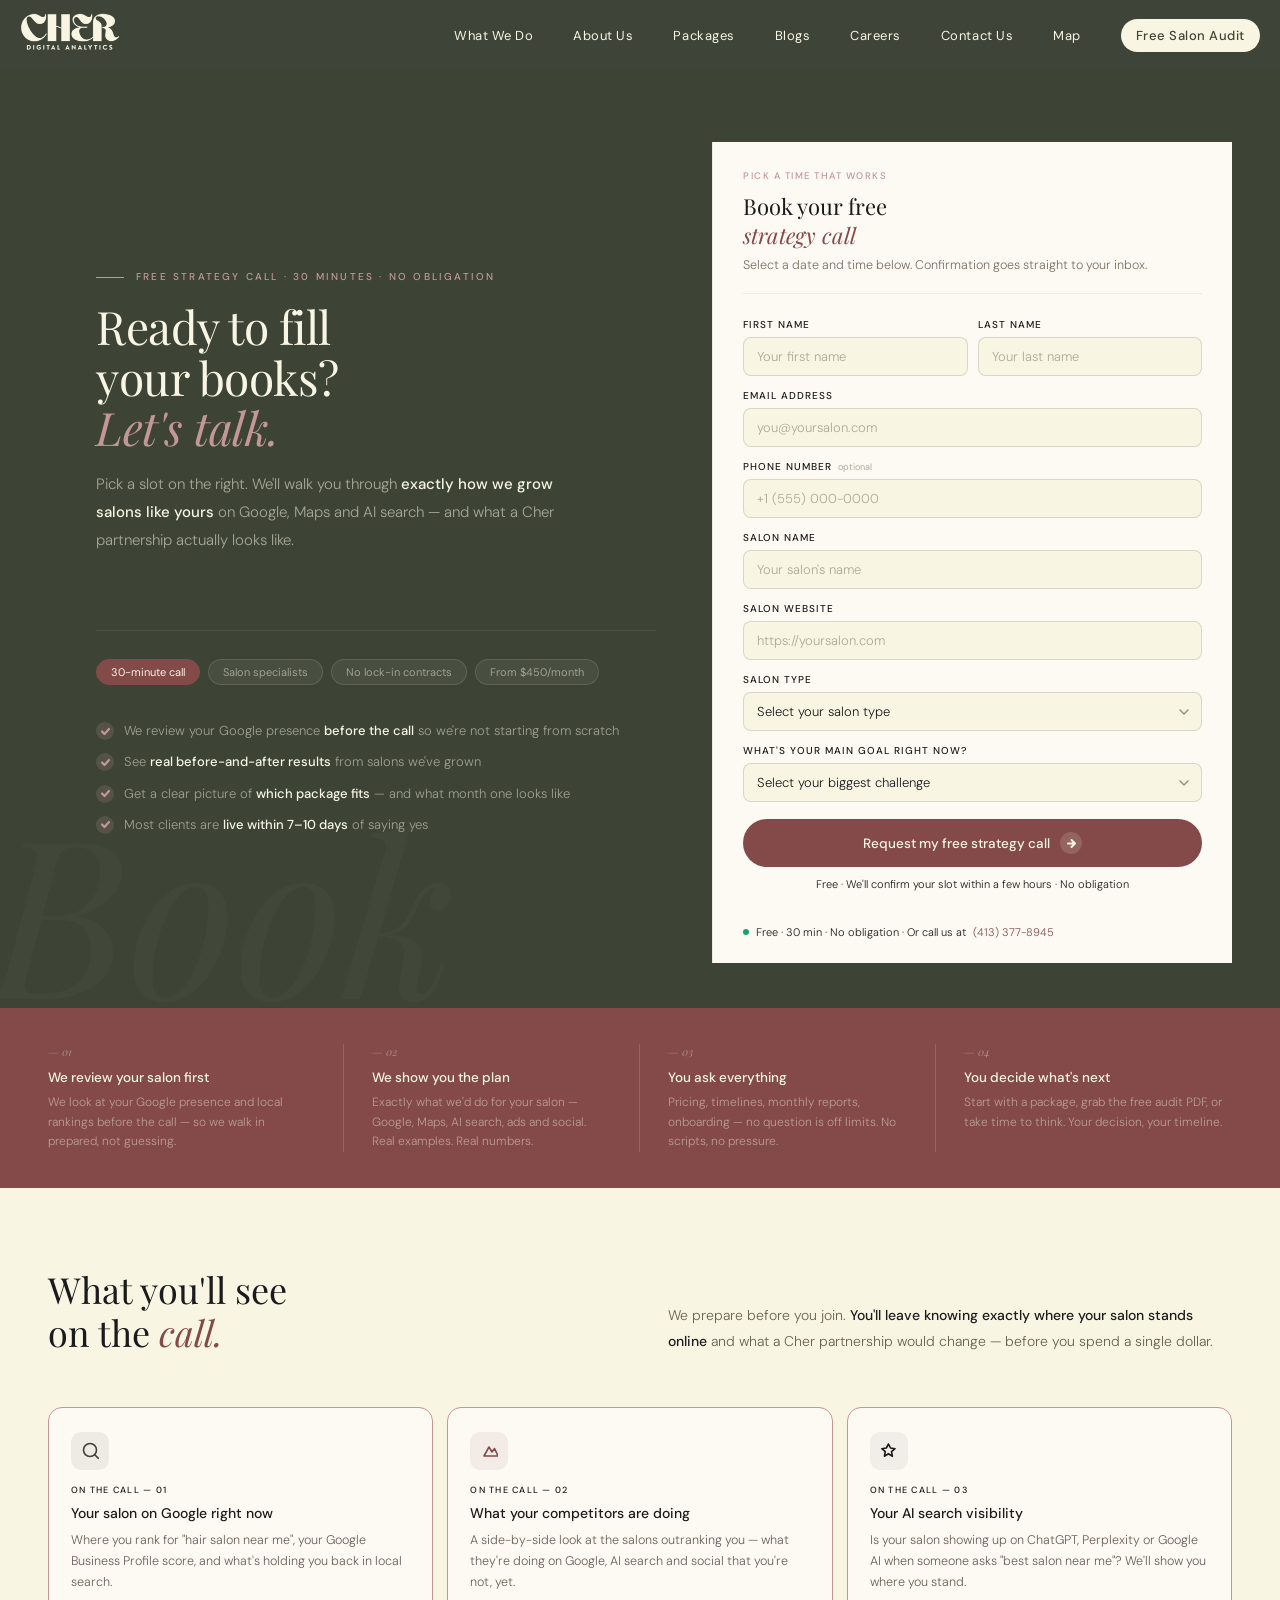
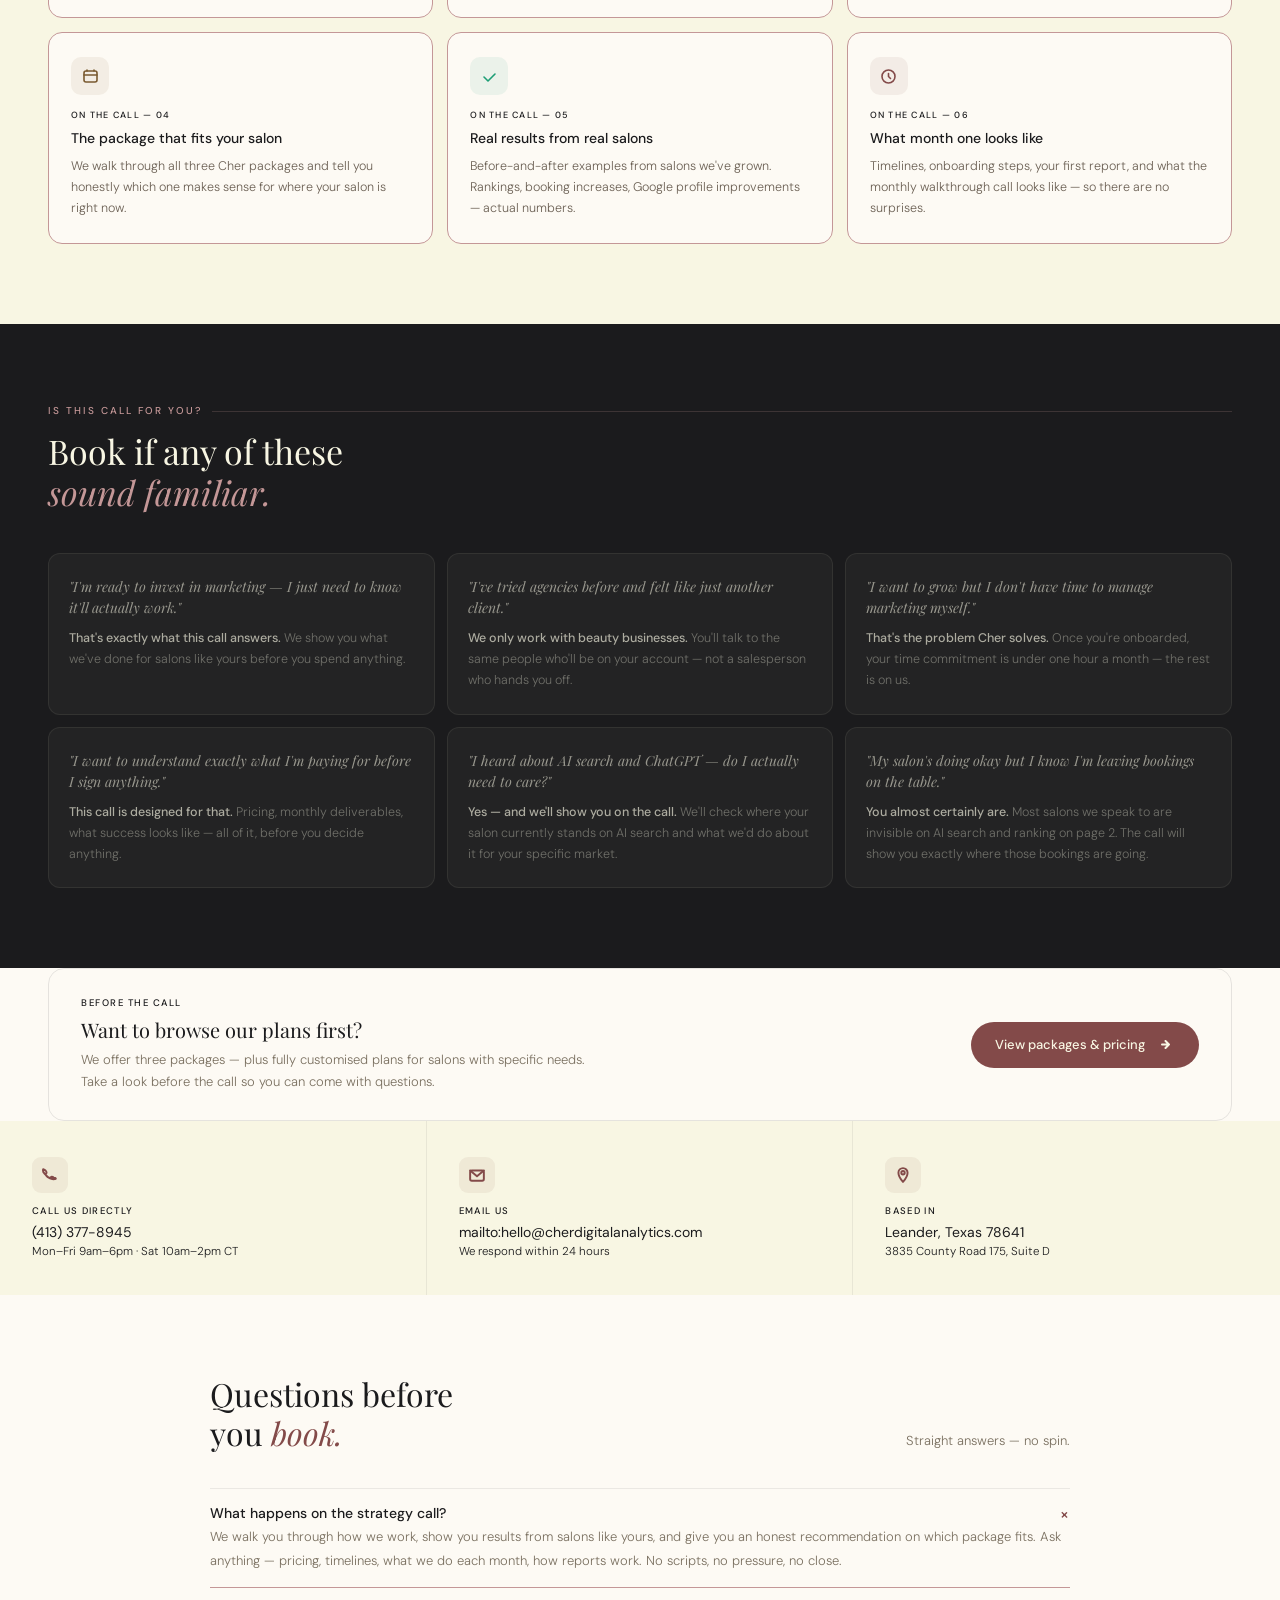
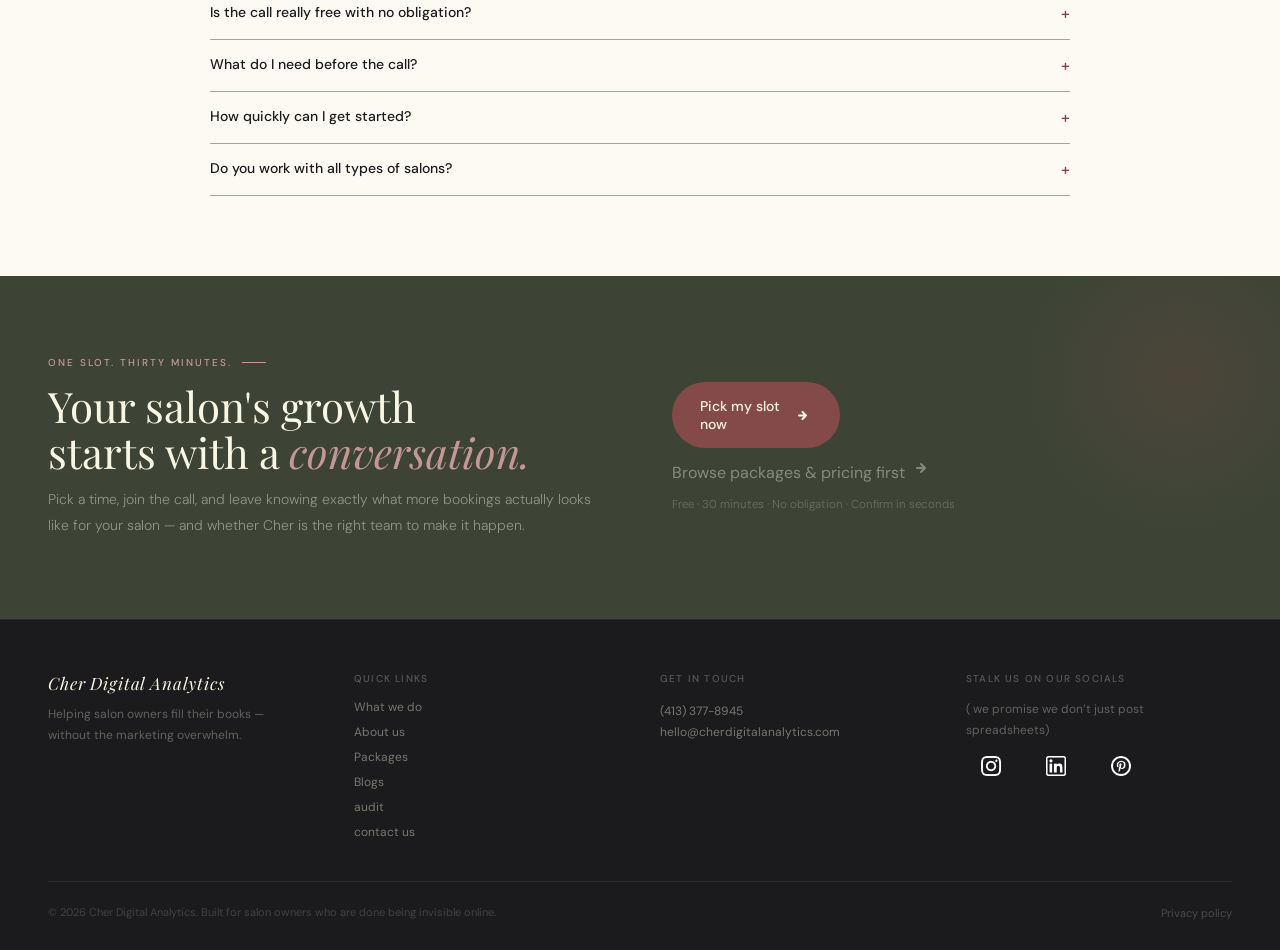
<file: consultation_page.html>
<!DOCTYPE html>
<html lang="en">
<head>
<meta charset="UTF-8">
<meta name="viewport" content="width=device-width, initial-scale=1.0">
<title>Book a Free Strategy Call | Salon Marketing Services — Cher Digital Analytics</title>
<meta name="description" content="Ready to get more salon bookings? Schedule a free 30-minute strategy call with Cher Digital Analytics. We'll walk you through how we grow salons on Google, Maps and AI search.">

<meta name="keywords" content="book salon marketing call, salon marketing strategy call, hire salon marketing agency, Cher Digital consultation, salon SEO agency, beauty business marketing, salon Google Ads agency">
<link rel="canonical" href="https://www.cherdigitalanalytics.com/free-salon-marketing-consultation">
<link rel="shortcut icon" href="images/cher-favicon.png">
<link rel="stylesheet" href="css/styles.css">
<meta name="robots" content="index, follow, max-snippet:-1, max-image-preview:large">
<meta property="og:title" content="Book a Free Strategy Call | Cher Digital Analytics">
<meta property="og:description" content="Schedule a free 30-minute call. We'll show you exactly how we grow salons on Google and AI search — and whether we're the right fit.">
<meta property="og:type" content="website">
<meta name="twitter:card" content="summary_large_image">

<script type="application/ld+json">
{
  "@context": "https://schema.org",
  "@graph": [
    {
      "@type": "WebPage",
      "@id": "https://www.cherdigitalanalytics.com/free-salon-marketing-consultation",
      "name": "Book a Free Strategy Call — Cher Digital Analytics",
      "description": "Schedule a free strategy call with Cher Digital Analytics to explore how we help salons rank higher on Google and AI search, fill appointment books, and grow.",
      "url": "https://www.cherdigitalanalytics.com/free-salon-marketing-consultation",
      "inLanguage": "en-US",
      "publisher": { "@type": "Organization", "name": "Cher Digital Analytics", "url": "https://www.cherdigitalanalytics.com" }
    },
    {
      "@type": "BreadcrumbList",
      "itemListElement": [
        { "@type": "ListItem", "position": 1, "name": "Home", "item": "https://www.cherdigitalanalytics.com" },
        { "@type": "ListItem", "position": 2, "name": "Book a Call", "item": "https://www.cherdigitalanalytics.com/free-salon-marketing-consultation" }
      ]
    },
    {
      "@type": "LocalBusiness",
      "@id": "https://www.cherdigitalanalytics.com/#localbusiness",
      "name": "Cher Digital Analytics",
      "url": "https://www.cherdigitalanalytics.com",
      "telephone": "+1-413-377-8945",
      "email": "hello@cherdigitalanalytics.com",
      "address": {
        "@type": "PostalAddress",
        "streetAddress": "3835 County Road 175, Building 7, Unit #710-D (Suite D)",
        "addressLocality": "Leander",
        "addressRegion": "TX",
        "postalCode": "78641",
        "addressCountry": "US"
      },
      "geo": { "@type": "GeoCoordinates", "latitude": 30.5788, "longitude": -97.8531 },
      "openingHoursSpecification": [
        { "@type": "OpeningHoursSpecification", "dayOfWeek": ["Monday","Tuesday","Wednesday","Thursday","Friday"], "opens": "09:00", "closes": "18:00" },
        { "@type": "OpeningHoursSpecification", "dayOfWeek": "Saturday", "opens": "10:00", "closes": "14:00" }
      ],
      "priceRange": "$$",
      "areaServed": { "@type": "Country", "name": "United States" },
      "knowsAbout": ["Salon Marketing","Local SEO","Google Ads","AI Search","ChatGPT Visibility","Beauty Business Growth"],
      "sameAs": ["https://www.instagram.com/cherdigitalanalytics","https://www.linkedin.com/company/cherdigitalanalytics","https://www.pinterest.com/cherdigitalanalytics"]
    },
    {
      "@type": "Service",
      "name": "Free Salon Marketing Strategy Call",
      "provider": { "@type": "Organization", "name": "Cher Digital Analytics" },
      "offers": { "@type": "Offer", "price": "0", "priceCurrency": "USD" },
      "description": "A free 30-minute strategy call to explore how Cher Digital Analytics helps salons rank higher on Google and AI search and fill more appointment slots."
    },
    {
      "@type": "FAQPage",
      "mainEntity": [
        { "@type": "Question", "name": "What happens on the strategy call with Cher Digital?", "acceptedAnswer": { "@type": "Answer", "text": "We walk you through how we work, show you real examples from salons we've grown, and give you an honest recommendation on which package fits your salon. You can ask anything — pricing, timelines, monthly reports, how onboarding works. No scripts, no pressure." } },
        { "@type": "Question", "name": "Is the strategy call really free?", "acceptedAnswer": { "@type": "Answer", "text": "Yes. Completely free with no obligation. Book a slot, join the call, and decide what you'd like to do next on your own terms." } },
        { "@type": "Question", "name": "What do I need before the strategy call?", "acceptedAnswer": { "@type": "Answer", "text": "Just your salon website URL. We review your Google presence and local rankings beforehand so the 30 minutes is focused and useful from the first minute." } },
        { "@type": "Question", "name": "How quickly can I get started after the call?", "acceptedAnswer": { "@type": "Answer", "text": "Most clients are fully live within 7–10 days of deciding to go ahead. Onboarding is fast and we handle the setup on our side." } },
        { "@type": "Question", "name": "What types of salons does Cher Digital work with?", "acceptedAnswer": { "@type": "Answer", "text": "Hair salons, nail studios, med spas, blow dry bars, lash studios, skincare clinics, barbershops and beauty suites — single locations and multi-location groups. We only work in the beauty industry." } }
      ]
    }
  ]
}
</script>



<style>
@import url('https://fonts.googleapis.com/css2?family=Playfair+Display:ital,wght@0,400;0,500;1,400;1,500&family=DM+Sans:wght@300;400;500&display=swap');
:root{
  --rosy:#C49797;--cord:#834A49;--olive:#3D4436;
  --black:#1B1B1D;--ivory:#F8F6E3;--card:#FDFAF4;
  --serif:'Playfair Display',Georgia,serif;
  --sans:'DM Sans',-apple-system,sans-serif;
}
*{box-sizing:border-box;margin:0;padding:0;}
html{scroll-behavior:smooth;}
body{font-family:var(--sans);background:var(--ivory);color:var(--black);overflow-x:hidden;}
</style>
</head>
<body>

<nav class="nav">
  <div class="nav-logo">
    <a href="index.html">
      <img src="images/logo.png" alt="Cher digital anlytics logo">
    </a>
  </div>
  
  <input type="checkbox" id="nav-check">

  <div class="nav-btn">
    <label for="nav-check">
      <span></span>
      <span></span>
      <span></span>
    </label>
  </div>

  <label for="nav-check" class="nav-closer-overlay"></label>
  
  <div class="nav-links">
    <label for="nav-check" class="nav-close-btn">&times;</label>
    
    <a href="comparison_page.html">What We Do</a>
    <a href="about_page_final.html">About Us</a>
    <a href="packages_page_final.html">Packages</a>
    <a href="blog_page_seo.html">Blogs</a>
    <a href="careers_page.html">Careers</a>
    <a href="consultation_page.html">Contact Us</a>
    <a href="directory_page_seo.html">Map</a>
    <a href="free_audit_page.html" class="nav-cta">Free Salon Audit</a>
  </div>
</nav>


<!-- ═══ HERO ═══ -->
<section class="hero">
  <div class="hero-bg-word" aria-hidden="true">Book</div>

  <div class="hero-left">
    <div class="hero-ey"><span class="ey-rule"></span>Free Strategy Call · 30 Minutes · No Obligation</div>
    <h1>Ready to fill<br>your books?<br><em>Let's talk.</em></h1>
    <p class="hero-sub">Pick a slot on the right. We'll walk you through <strong>exactly how we grow salons like yours</strong> on Google, Maps and AI search — and what a Cher partnership actually looks like.</p>
    <div class="hero-pills">
      <span class="h-pill acc">30-minute call</span>
      <span class="h-pill">Salon specialists</span>
      <span class="h-pill">No lock-in contracts</span>
      <span class="h-pill">From $450/month</span>
    </div>
    <div class="proof-list">
      <div class="proof-item">
        <div class="p-tick"><svg viewBox="0 0 9 9"><polyline points="1 4.5 3.5 7 8 2"/></svg></div>
        <span class="p-text">We review your Google presence <strong>before the call</strong> so we're not starting from scratch</span>
      </div>
      <div class="proof-item">
        <div class="p-tick"><svg viewBox="0 0 9 9"><polyline points="1 4.5 3.5 7 8 2"/></svg></div>
        <span class="p-text">See <strong>real before-and-after results</strong> from salons we've grown</span>
      </div>
      <div class="proof-item">
        <div class="p-tick"><svg viewBox="0 0 9 9"><polyline points="1 4.5 3.5 7 8 2"/></svg></div>
        <span class="p-text">Get a clear picture of <strong>which package fits</strong> — and what month one looks like</span>
      </div>
      <div class="proof-item">
        <div class="p-tick"><svg viewBox="0 0 9 9"><polyline points="1 4.5 3.5 7 8 2"/></svg></div>
        <span class="p-text">Most clients are <strong>live within 7–10 days</strong> of saying yes</span>
      </div>
    </div>
  </div>

  <!-- CALENDLY PANEL -->
  <div class="hero-right" id="book-call">
    <div class="cal-head">
      <div class="cal-ey">Pick a time that works</div>
      <div class="cal-title">Book your free<br><em>strategy call</em></div>
      <p class="cal-sub">Select a date and time below. Confirmation goes straight to your inbox.</p>
    </div>

    <div class="cal-widget-wrap" id="cal-widget-wrap">

      <!-- ── BOOKING FORM ── -->
      <form class="booking-form" id="booking-form"
        action="mailto:hello@cherdigitalanalytics.com"
        method="GET" enctype="text/plain"
        aria-label="Book a free strategy call">

        <div class="bf-row">
          <div class="bf-group">
            <label class="bf-label" for="bf-fname">First name</label>
            <input class="bf-input" type="text" id="bf-fname" name="First Name" placeholder="Your first name" required autocomplete="given-name">
          </div>
          <div class="bf-group">
            <label class="bf-label" for="bf-lname">Last name</label>
            <input class="bf-input" type="text" id="bf-lname" name="Last Name" placeholder="Your last name" required autocomplete="family-name">
          </div>
        </div>

        <div class="bf-group">
          <label class="bf-label" for="bf-email">Email address</label>
          <input class="bf-input" type="email" id="bf-email" name="Email" placeholder="you@yoursalon.com" required autocomplete="email">
        </div>

        <div class="bf-group">
          <label class="bf-label" for="bf-phone">Phone number <span class="bf-opt">optional</span></label>
          <input class="bf-input" type="tel" id="bf-phone" name="Phone" placeholder="+1 (555) 000-0000" autocomplete="tel">
        </div>

        <div class="bf-group">
          <label class="bf-label" for="bf-salon">Salon name</label>
          <input class="bf-input" type="text" id="bf-salon" name="Salon Name" placeholder="Your salon's name" required autocomplete="organization">
        </div>

        <div class="bf-group">
          <label class="bf-label" for="bf-url">Salon website</label>
          <input class="bf-input" type="url" id="bf-url" name="Website URL" placeholder="https://yoursalon.com" autocomplete="url">
        </div>

        <div class="bf-group">
          <label class="bf-label" for="bf-type">Salon type</label>
          <select class="bf-input bf-select" id="bf-type" name="Salon Type">
            <option value="">Select your salon type</option>
            <option>Hair Salon</option>
            <option>Nail Studio</option>
            <option>Med Spa</option>
            <option>Blow Dry Bar</option>
            <option>Lash &amp; Brow Studio</option>
            <option>Skincare Clinic</option>
            <option>Barbershop</option>
            <option>Beauty Suite</option>
            <option>Other</option>
          </select>
        </div>

        <div class="bf-group">
          <label class="bf-label" for="bf-goal">What's your main goal right now?</label>
          <select class="bf-input bf-select" id="bf-goal" name="Main Goal">
            <option value="">Select your biggest challenge</option>
            <option>Not showing up on Google or Maps</option>
            <option>Not enough new clients booking</option>
            <option>Running ads but not seeing results</option>
            <option>Social media not converting to bookings</option>
            <option>Want to understand my options</option>
            <option>Something else</option>
          </select>
        </div>

        <button type="submit" class="bf-submit">
          Request my free strategy call
          <span class="bf-arr"><svg viewBox="0 0 9 9" fill="none" stroke="currentColor" stroke-width="2" stroke-linecap="round" stroke-linejoin="round"><path d="M1 4.5h7M4.5 1l3.5 3.5L4.5 8"/></svg></span>
        </button>

        <p class="bf-note">Free · We'll confirm your slot within a few hours · No obligation</p>
      </form>

      <!-- SUCCESS STATE -->
      <div class="bf-success" id="bf-success" style="display:none;">
        <div class="bf-success-icon">
          <svg viewBox="0 0 22 22" fill="none" stroke="#1D9E75" stroke-width="2.2" stroke-linecap="round" stroke-linejoin="round"><polyline points="4 11 8.5 15.5 18 6.5"/></svg>
        </div>
        <div class="bf-success-title">You're booked in. <em>Almost.</em></div>
        <p class="bf-success-sub">We've received your request and will confirm your slot within a few hours. Check your inbox — we'll send you a calendar invite with all the details.</p>
        <div class="bf-success-contact">
          Can't wait? Call us directly at <a href="tel:+14133778945">(413) 377-8945</a>
        </div>
      </div>

    </div>

    <div class="cal-foot">
      Free · 30 min · No obligation · Or call us at <a href="tel:+14133778945">(413) 377-8945</a>
    </div>
  </div>
</section>

<!-- WHAT HAPPENS ON THE CALL -->
<div class="steps-strip">
  <div class="si"><span class="si-n">— 01</span><div class="si-t">We review your salon first</div><div class="si-d">We look at your Google presence and local rankings before the call — so we walk in prepared, not guessing.</div></div>
  <div class="si"><span class="si-n">— 02</span><div class="si-t">We show you the plan</div><div class="si-d">Exactly what we'd do for your salon — Google, Maps, AI search, ads and social. Real examples. Real numbers.</div></div>
  <div class="si"><span class="si-n">— 03</span><div class="si-t">You ask everything</div><div class="si-d">Pricing, timelines, monthly reports, onboarding — no question is off limits. No scripts, no pressure.</div></div>
  <div class="si"><span class="si-n">— 04</span><div class="si-t">You decide what's next</div><div class="si-d">Start with a package, grab the free audit PDF, or take time to think. Your decision, your timeline.</div></div>
</div>

<!-- WHAT WE SHOW YOU -->
<section class="show-section">
  <div class="show-head">
    <h2>What you'll see<br>on the <em>call.</em></h2>
    <p>We prepare before you join. <strong>You'll leave knowing exactly where your salon stands online</strong> and what a Cher partnership would change — before you spend a single dollar.</p>
  </div>
  <div class="show-grid">
    <div class="sc">
      <div class="sc-icon" style="background:rgba(61,68,54,.08);"><svg viewBox="0 0 17 17" stroke="var(--olive)"><circle cx="8" cy="8" r="6.5"/><path d="M13 13l3.5 3.5"/></svg></div>
      <div class="sc-n">On the call — 01</div>
      <div class="sc-t">Your salon on Google right now</div>
      <div class="sc-d">Where you rank for "hair salon near me", your Google Business Profile score, and what's holding you back in local search.</div>
    </div>
    <div class="sc">
      <div class="sc-icon" style="background:rgba(131,74,73,.08);"><svg viewBox="0 0 17 17" stroke="var(--cord)"><path d="M3 14L8 5l3 5 2.5-3.5L17 14H3z"/></svg></div>
      <div class="sc-n">On the call — 02</div>
      <div class="sc-t">What your competitors are doing</div>
      <div class="sc-d">A side-by-side look at the salons outranking you — what they're doing on Google, AI search and social that you're not, yet.</div>
    </div>
    <div class="sc">
      <div class="sc-icon" style="background:rgba(27,27,29,.05);"><svg viewBox="0 0 17 17" stroke="var(--black)"><path d="M8.5 2l2 4 4.5.7-3.5 3 .9 4.5-4-2.4-4 2.4.9-4.5-3.5-3 4.5-.7z"/></svg></div>
      <div class="sc-n">On the call — 03</div>
      <div class="sc-t">Your AI search visibility</div>
      <div class="sc-d">Is your salon showing up on ChatGPT, Perplexity or Google AI when someone asks "best salon near me"? We'll show you where you stand.</div>
    </div>
    <div class="sc">
      <div class="sc-icon" style="background:rgba(122,90,48,.08);"><svg viewBox="0 0 17 17" stroke="#7A5A30"><rect x="2" y="3" width="13" height="11" rx="2"/><path d="M5 3V2M12 3V2M2 7h13"/></svg></div>
      <div class="sc-n">On the call — 04</div>
      <div class="sc-t">The package that fits your salon</div>
      <div class="sc-d">We walk through all three Cher packages and tell you honestly which one makes sense for where your salon is right now.</div>
    </div>
    <div class="sc">
      <div class="sc-icon" style="background:rgba(29,158,117,.08);"><svg viewBox="0 0 17 17" stroke="#1D9E75"><path d="M3 9l4 4 7-7"/></svg></div>
      <div class="sc-n">On the call — 05</div>
      <div class="sc-t">Real results from real salons</div>
      <div class="sc-d">Before-and-after examples from salons we've grown. Rankings, booking increases, Google profile improvements — actual numbers.</div>
    </div>
    <div class="sc">
      <div class="sc-icon" style="background:rgba(131,74,73,.08);"><svg viewBox="0 0 17 17" stroke="var(--cord)"><circle cx="8.5" cy="8.5" r="6.5"/><path d="M8.5 5.5v3l2 2"/></svg></div>
      <div class="sc-n">On the call — 06</div>
      <div class="sc-t">What month one looks like</div>
      <div class="sc-d">Timelines, onboarding steps, your first report, and what the monthly walkthrough call looks like — so there are no surprises.</div>
    </div>
  </div>
</section>

<!-- WHO THIS IS FOR -->
<section class="contact-for-section">
  <div class="contact-for-ey">Is this call for you?</div>
  <h2>Book if any of these<br><em>sound familiar.</em></h2>
  <div class="contact-for-grid">
    <div class="contact-fc">
      <div class="contact-fc-q">"I'm ready to invest in marketing — I just need to know it'll actually work."</div>
      <div class="contact-fc-a"><strong>That's exactly what this call answers.</strong> We show you what we've done for salons like yours before you spend anything.</div>
    </div>
    <div class="contact-fc">
      <div class="contact-fc-q">"I've tried agencies before and felt like just another client."</div>
      <div class="contact-fc-a"><strong>We only work with beauty businesses.</strong> You'll talk to the same people who'll be on your account — not a salesperson who hands you off.</div>
    </div>
    <div class="contact-fc">
      <div class="contact-fc-q">"I want to grow but I don't have time to manage marketing myself."</div>
      <div class="contact-fc-a"><strong>That's the problem Cher solves.</strong> Once you're onboarded, your time commitment is under one hour a month — the rest is on us.</div>
    </div>
    <div class="contact-fc">
      <div class="contact-fc-q">"I want to understand exactly what I'm paying for before I sign anything."</div>
      <div class="contact-fc-a"><strong>This call is designed for that.</strong> Pricing, monthly deliverables, what success looks like — all of it, before you decide anything.</div>
    </div>
    <div class="contact-fc">
      <div class="contact-fc-q">"I heard about AI search and ChatGPT — do I actually need to care?"</div>
      <div class="contact-fc-a"><strong>Yes — and we'll show you on the call.</strong> We'll check where your salon currently stands on AI search and what we'd do about it for your specific market.</div>
    </div>
    <div class="contact-fc">
      <div class="contact-fc-q">"My salon's doing okay but I know I'm leaving bookings on the table."</div>
      <div class="contact-fc-a"><strong>You almost certainly are.</strong> Most salons we speak to are invisible on AI search and ranking on page 2. The call will show you exactly where those bookings are going.</div>
    </div>
  </div>
</section>

<!-- PACKAGES NUDGE -->
<div class="pkg-nudge">
  <div class="pkg-nudge-inner">
    <div class="pn-left">
      <div class="pn-ey">Before the call</div>
      <div class="pn-title">Want to browse our plans first?</div>
      <div class="pn-desc">We offer three packages — plus fully customised plans for salons with specific needs. Take a look before the call so you can come with questions.</div>
    </div>
    <a href="packages_page_final.html" class="pn-btn">
      View packages &amp; pricing
      <span class="pn-arr"><svg viewBox="0 0 9 9" fill="none" stroke="currentColor" stroke-width="2" stroke-linecap="round" stroke-linejoin="round"><path d="M1 4.5h7M4.5 1l3.5 3.5L4.5 8"/></svg></span>
    </a>
  </div>
</div>

<!-- CONTACT ROW -->
<div class="contact-row">
  <div class="cr">
    <div class="cr-icon"><svg viewBox="0 0 14 14"><path d="M10.5 9.5c-.5-.5-1.5-1-2-1s-1 1-1.5 1C5.5 9.5 4 8 3 6.5c0-.5 1-1 1-1.5s-.5-1.5-1-2C2.5 2.5 1 2 1 2S.5 4 2 5.5c1 1 2.5 3.5 5 4.5 1.5.5 3.5 1 4.5.5.5 0 1-.5 0-1z"/></svg></div>
    <div class="cr-lbl">Call us directly</div>
    <a href="tel:+14133778945" class="cr-val">(413) 377-8945</a>
    <div class="cr-sub">Mon–Fri 9am–6pm · Sat 10am–2pm CT</div>
  </div>
  <div class="cr">
    <div class="cr-icon"><svg viewBox="0 0 14 14"><rect x="1" y="3" width="12" height="9" rx="1.5"/><path d="M1 3l6 5 6-5"/></svg></div>
    <div class="cr-lbl">Email us</div>
    <a href="#" class="cr-val"><span class="__cf_email__" style="color: #1B1B1D;">mailto:hello@cherdigitalanalytics.com</span></a>
    <div class="cr-sub">We respond within 24 hours</div>
  </div>
  <div class="cr">
    <div class="cr-icon"><svg viewBox="0 0 14 14"><path d="M7 1C4.791 1 3 2.791 3 5c0 3.5 4 8 4 8s4-4.5 4-8c0-2.209-1.791-4-4-4z"/><circle cx="7" cy="5" r="1.5"/></svg></div>
    <div class="cr-lbl">Based in</div>
    <div class="cr-val" style="cursor:default;">Leander, Texas 78641</div>
    <div class="cr-sub">3835 County Road 175, Suite D</div>
  </div>
</div>

<!-- FAQ -->
<section class="contact-faq-section">
  <div class="contact-faq-inner">
    <div class="contact-faq-top">
      <h2>Questions before<br>you <em>book.</em></h2>
      <p class="contact-faq-sub">Straight answers — no spin.</p>
    </div>
    <div class="contact-faq-items">
      <div class="contact-faq-item active">
        <div class="contact-faq-q">What happens on the strategy call? <span class="faq-icon">+</span></div>
        <div class="contact-faq-a">We walk you through how we work, show you results from salons like yours, and give you an honest recommendation on which package fits. Ask anything — pricing, timelines, what we do each month, how reports work. No scripts, no pressure, no close.</div>
      </div>
      <div class="contact-faq-item">
        <div class="contact-faq-q">Is the call really free with no obligation? <span class="faq-icon">+</span></div>
        <div class="contact-faq-a">Completely free. Pick a time, join the call, and decide what you'd like to do next on your own terms. No follow-up sequence and no invoice if you say not yet.</div>
      </div>
      <div class="contact-faq-item">
        <div class="contact-faq-q">What do I need before the call? <span class="faq-icon">+</span></div>
        <div class="contact-faq-a">Just your salon's website URL. We review your Google presence and local rankings beforehand so every minute of the call is genuinely useful.</div>
      </div>
      <div class="contact-faq-item">
        <div class="contact-faq-q">How quickly can I get started? <span class="faq-icon">+</span></div>
        <div class="contact-faq-a">Most clients are fully live within 7–10 days of deciding to go ahead. Onboarding is fast — we handle the setup on our side.</div>
      </div>
      <div class="contact-faq-item">
        <div class="contact-faq-q">Do you work with all types of salons? <span class="faq-icon">+</span></div>
        <div class="contact-faq-a">Hair salons, nail studios, med spas, blow dry bars, lash studios, skincare clinics, barbershops and beauty suites. Single locations and multi-location groups. We only work in the beauty industry.</div>
      </div>
    </div>
  </div>
</section>

<!-- FINAL CTA -->
<section class="final-cta">
  <div class="fc-glow" aria-hidden="true"></div>
  <div class="fc-inner">
    <div>
      <div class="fc-ey">One slot. Thirty minutes.</div>
      <h2>Your salon's growth<br>starts with a <em>conversation.</em></h2>
      <p>Pick a time, join the call, and leave knowing exactly what more bookings actually looks like for your salon — and whether Cher is the right team to make it happen.</p>
    </div>
    <div class="fc-btns">
      <a href="consultation_page.html" class="contact-cta-btn">
        Pick my slot now
        <span class="cta-arr"><svg viewBox="0 0 9 9"><path d="M1 4.5h7M4.5 1l3.5 3.5L4.5 8"/></svg></span>
      </a>
      <a href="packages_page_final.html" class="cta-ghost">Browse packages &amp; pricing first <svg viewBox="0 0 12 12"><path d="M2 6h8M6 2l4 4-4 4"></path></svg>
</a>
      <span class="cta-note">Free · 30 minutes · No obligation · Confirm in seconds</span>
    </div>
  </div>
</section>

<!-- FOOTER -->
<footer class="footer">
  <div class="footer-top">
    <div class="footer-brand">
      <div class="footer-logo">Cher Digital Analytics</div>
      <p>Helping salon owners fill their books — without the marketing overwhelm.</p>
    </div>
    <div>
      <div class="footer-col-label">Quick links</div>
      <a class="footer-link" href="comparison_page.html">What we do</a>
      <a class="footer-link" href="about_page_final.html">About us</a>
      <a class="footer-link" href="packages_page_final.html">Packages</a>
      <a class="footer-link" href="blog_page_seo.html">Blogs</a>
      <a class="footer-link" href="free_audit_page.html">audit</a>
      <!-- <a class="footer-link" href="careers_page.html">career</a> -->
       <!-- <a class="footer-link" href="directory_page_seo.html">Map</a> -->
      <a class="footer-link" href="consultation_page.html">contact us</a>

    </div>
    <div>
       <div class="footer-col-label">Get in touch</div>
      <div class="footer-contact-item"><a href="tel:+(413) 377-8945">(413) 377-8945</a></div>
      <div class="footer-contact-item"><a href="mailto:hello@cherdigitalanalytics.com">hello@cherdigitalanalytics.com</a></div>
    </div>
    <div>
       <div class="footer-col-label">Stalk us on our socials</div>
       <p class="footer-text">( we promise we don’t just post spreadsheets)</p>
      <div class="icons social">
        <a href="https://www.instagram.com/cherdigitalanalytics?igsh=MTZ5dWk3Z3cyOTZ6NA%3D%3D&amp;utm_source=qr"><img src="images/instagram.png" alt="salon-marketing-instagram"></a>
        <a href="https://www.linkedin.com/company/cherdigitalanalytics/?viewAsMember=true"><img src="images/linkedin.png" alt="salon-marketing-linkedin"></a>
        <a href="https://www.pinterest.com/cherdigitalanalytics/?invite_code=0a62898b98db44f68b26e4aa1400467b&amp;sender=592505032134619650"><img src="images/pinterest.png" alt="salon-marketing-pinterest"></a>
      </div>
      
    </div>
  </div>
  <div class="footer-bottom">
    <p>© 2026 Cher Digital Analytics. Built for salon owners who are done being invisible online.</p>
    <a class="footer-privacy" href="privacy.html">Privacy policy</a>
  </div>
</footer>


<script>
  var bform = document.getElementById('booking-form');
  if (bform) {
    bform.addEventListener('submit', function() {
      setTimeout(function() {
        bform.style.display = 'none';
        var s = document.getElementById('bf-success');
        if (s) s.style.display = 'flex';
      }, 400);
    });
  }
  document.addEventListener("DOMContentLoaded", () => {
  const contactFaqItems = document.querySelectorAll(".contact-faq-item");

  contactFaqItems.forEach((item) => {
    const question = item.querySelector(".contact-faq-q");

    question.addEventListener("click", () => {
      const isActive = item.classList.contains("active");

      // Close other open items in this section
      contactFaqItems.forEach((el) => el.classList.remove("active"));

      // If it wasn't open, open it now
      if (!isActive) {
        item.classList.add("active");
      }
    });
  });
});
</script>
</body>
</html>
</file>
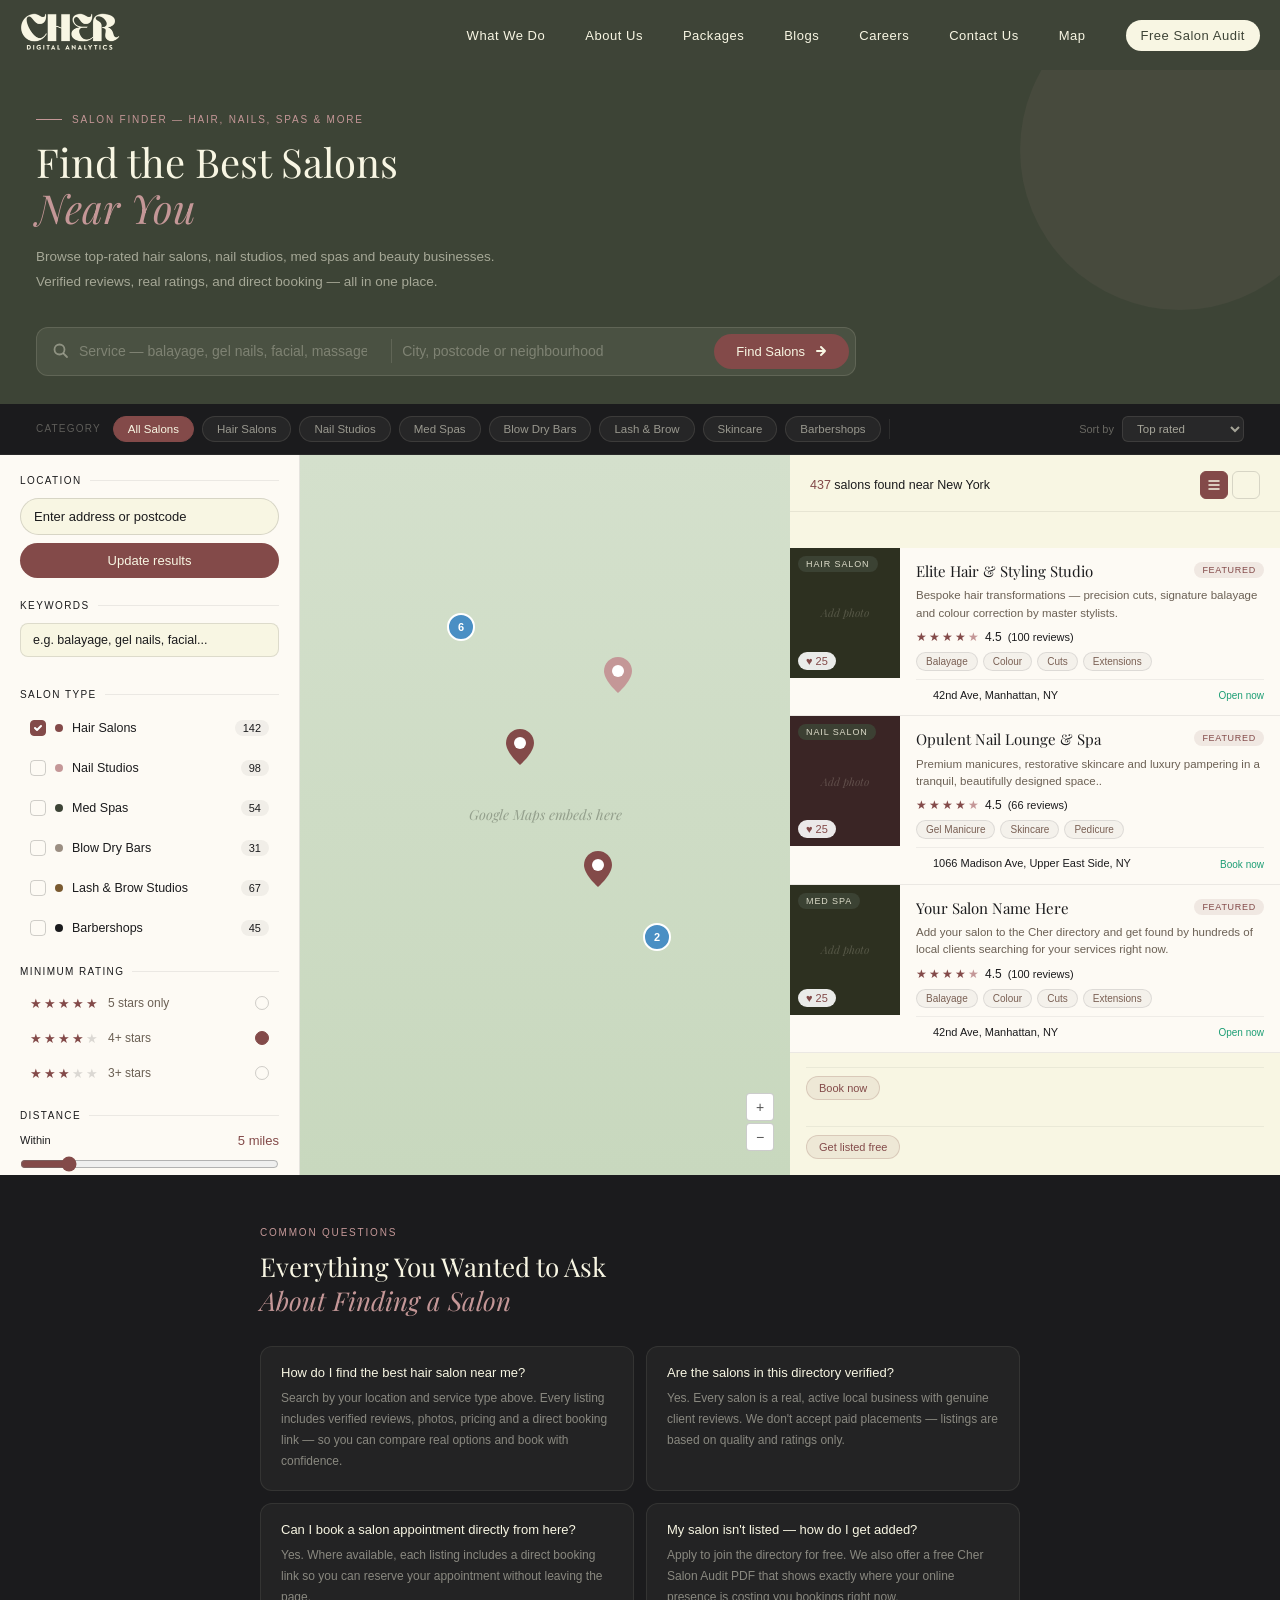
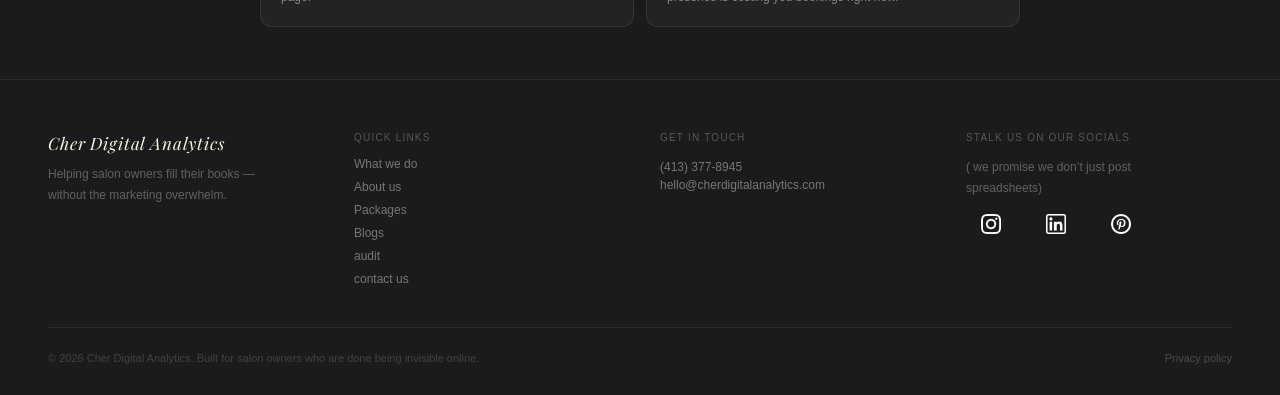
<file: directory_page_seo.html>
<!DOCTYPE html>
<html lang="en">
<head>
<meta charset="UTF-8">
<meta name="viewport" content="width=device-width, initial-scale=1.0">

<!-- ═══ PRIMARY SEO TAGS ═══ -->
<title>Find the Best Salons Near You | Hair, Nail & Spa Directory — Cher Digital</title>
<meta name="description" content="Discover top-rated hair salons, nail studios, spas and beauty businesses near you. Browse verified reviews, ratings, services and book appointments. Updated daily.">
<meta name="keywords" content="hair salon near me, nail salon near me, best salons near me, salon directory, spa near me, beauty salon finder, hair salon reviews, book salon appointment, local salons">
<link rel="canonical" href="https://cherdigitalanalytics.com/find-a-salon">
<link rel="shortcut icon" href="images/cher-favicon.png">
<link rel="stylesheet" href="css/styles.css">
<meta name="robots" content="index, follow, max-snippet:-1, max-image-preview:large">
<meta name="author" content="Cher Digital Analytics">

<!-- ═══ OPEN GRAPH ═══ -->
<meta property="og:title" content="Find the Best Salons Near You | Cher Digital Salon Directory">
<meta property="og:description" content="Browse top-rated hair salons, nail studios, med spas and beauty businesses near you. Verified reviews. Easy booking.">
<meta property="og:type" content="website">
<meta property="og:url" content="https://cherdigitalanalytics.com/find-a-salon">
<meta property="og:site_name" content="Cher Digital Analytics">

<!-- ═══ TWITTER CARD ═══ -->
<meta name="twitter:card" content="summary_large_image">
<meta name="twitter:title" content="Find Salons Near You | Cher Digital">
<meta name="twitter:description" content="Top-rated hair salons, nail studios & spas near you. Real reviews. Easy booking.">

<!-- ═══ SCHEMA — DIRECTORY + ITEMLIST + LOCALBUSINESS + FAQ ═══ -->
<script type="application/ld+json">
{
  "@context": "https://schema.org",
  "@graph": [
    {
      "@type": "WebPage",
      "@id": "https://cherdigitalanalytics.com/find-a-salon",
      "name": "Find the Best Salons Near You — Cher Digital Salon Directory",
      "description": "Salon directory listing top-rated hair salons, nail studios, med spas and beauty businesses.",
      "url": "https://cherdigitalanalytics.com/find-a-salon",
      "inLanguage": "en-US",
      "publisher": {
        "@type": "Organization",
        "name": "Cher Digital Analytics",
        "url": "https://cherdigitalanalytics.com"
      }
    },
    {
      "@type": "BreadcrumbList",
      "itemListElement": [
        { "@type": "ListItem", "position": 1, "name": "Home", "item": "https://cherdigitalanalytics.com" },
        { "@type": "ListItem", "position": 2, "name": "Find a Salon", "item": "https://cherdigitalanalytics.com/find-a-salon" }
      ]
    },
    {
      "@type": "ItemList",
      "name": "Top-Rated Salons Near You",
      "description": "Curated list of the best hair salons, nail studios and spas",
      "url": "https://cherdigitalanalytics.com/find-a-salon",
      "numberOfItems": 2,
      "itemListElement": [
        {
          "@type": "ListItem",
          "position": 1,
          "item": {
            "@type": "HairSalon",
            "name": "Elite Hair & Styling Studio",
            "description": "Bespoke hair transformations — precision cuts, signature balayage and colour correction.",
            "address": {
              "@type": "PostalAddress",
              "streetAddress": "42nd Avenue",
              "addressLocality": "Manhattan",
              "addressRegion": "NY",
              "postalCode": "10017",
              "addressCountry": "US"
            },
            "geo": {
              "@type": "GeoCoordinates",
              "latitude": 40.7549,
              "longitude": -73.9745
            },
            "aggregateRating": {
              "@type": "AggregateRating",
              "ratingValue": "4.5",
              "reviewCount": "100",
              "bestRating": "5"
            },
            "priceRange": "$$$",
            "openingHoursSpecification": [
              { "@type": "OpeningHoursSpecification", "dayOfWeek": ["Monday","Tuesday","Wednesday","Thursday","Friday"], "opens": "09:00", "closes": "19:00" },
              { "@type": "OpeningHoursSpecification", "dayOfWeek": "Saturday", "opens": "09:00", "closes": "17:00" }
            ]
          }
        },
        {
          "@type": "ListItem",
          "position": 2,
          "item": {
            "@type": "NailSalon",
            "name": "Opulent Nail Lounge & Spa",
            "description": "Premium manicures, restorative skincare and luxury pampering in a tranquil setting.",
            "address": {
              "@type": "PostalAddress",
              "streetAddress": "1066 Madison Avenue Upper East Side",
              "addressLocality": "New York",
              "addressRegion": "NY",
              "postalCode": "10028",
              "addressCountry": "US"
            },
            "geo": {
              "@type": "GeoCoordinates",
              "latitude": 40.7785,
              "longitude": -73.9581
            },
            "aggregateRating": {
              "@type": "AggregateRating",
              "ratingValue": "4.0",
              "reviewCount": "66",
              "bestRating": "5"
            },
            "priceRange": "$$$"
          }
        }
      ]
    },
    {
      "@type": "FAQPage",
      "mainEntity": [
        {
          "@type": "Question",
          "name": "How do I find the best hair salon near me?",
          "acceptedAnswer": {
            "@type": "Answer",
            "text": "Use our salon finder to search by location, service type and rating. Every listing includes verified reviews, photos, pricing and direct booking links so you can compare and choose with confidence."
          }
        },
        {
          "@type": "Question",
          "name": "Are the salons in this directory verified?",
          "acceptedAnswer": {
            "@type": "Answer",
            "text": "Yes. Every salon in the Cher Digital directory is a real, active local business with genuine reviews. We do not accept paid placements — listings are based on quality and client ratings only."
          }
        },
        {
          "@type": "Question",
          "name": "Can I book a salon appointment directly from this directory?",
          "acceptedAnswer": {
            "@type": "Answer",
            "text": "Yes. Where available, each salon listing includes a direct booking link so you can reserve your appointment without leaving the page."
          }
        },
        {
          "@type": "Question",
          "name": "Is my salon listed here?",
          "acceptedAnswer": {
            "@type": "Answer",
            "text": "If your salon isn't listed, you can apply to join the directory for free. We also offer a free Cher Salon Audit PDF that shows you exactly where your online presence is costing you bookings."
          }
        }
      ]
    }
  ]
}
</script>

<style>
:root {
  --rosy:  #C49797;
  --cord:  #834A49;
  --olive: #3D4436;
  --black: #1B1B1D;
  --ivory: #F8F6E3;
  --card:  #FDFAF4;
}
</style>
</head>
<body>

<!-- NAV -->
<nav class="nav">
  <div class="nav-logo">
    <a href="index.html">
      <img src="images/logo.png" alt="Cher digital anlytics logo">
    </a>
  </div>
  
  <input type="checkbox" id="nav-check">

  <div class="nav-btn">
    <label for="nav-check">
      <span></span>
      <span></span>
      <span></span>
    </label>
  </div>

  <label for="nav-check" class="nav-closer-overlay"></label>
  
  <div class="nav-links">
    <label for="nav-check" class="nav-close-btn">&times;</label>
    
    <a href="comparison_page.html">What We Do</a>
    <a href="about_page_final.html">About Us</a>
    <a href="packages_page_final.html">Packages</a>
    <a href="blog_page_seo.html">Blogs</a>
    <a href="careers_page.html">Careers</a>
    <a href="consultation_page.html">Contact Us</a>
    <a href="directory_page_seo.html">Map</a>
    <a href="free_audit_page.html" class="nav-cta">Free Salon Audit</a>
  </div>
</nav>

<!-- HERO -->
<header class="dir-hero">
  <div class="hero-blob"></div>
  <div class="hero-inner">
    <div class="hero-eyebrow"><span class="ey-dash"></span>Salon Finder — Hair, Nails, Spas & More</div>
    <h1>Find the Best Salons<br><em>Near You</em></h1>
    <p class="hero-desc">Browse top-rated hair salons, nail studios, med spas and beauty businesses. Verified reviews, real ratings, and direct booking — all in one place.</p>
  </div>
</header>

<!-- SEARCH -->
<div class="search-strip">
  <div class="search-box" role="search">
    <svg viewBox="0 0 16 16" aria-hidden="true"><circle cx="6.5" cy="6.5" r="5"/><path d="M11 11l3 3"/></svg>
    <input type="search" placeholder="Service — balayage, gel nails, facial, massage..." aria-label="Search by service">
    <div class="search-divider"></div>
    <input type="text" class="location-input" placeholder="City, postcode or neighbourhood" aria-label="Location">
    <button class="search-btn" aria-label="Search salons">Find Salons <svg viewBox="0 0 12 12"><path d="M2 6h8M6 2l4 4-4 4"></path></svg>
</button>
  </div>
</div>

<!-- FILTER CHIPS -->
<div class="filter-strip" role="navigation" aria-label="Filter by salon type">
  <span class="filter-label">Category</span>
  <a href="#" class="filter-chip active">All Salons</a>
  <a href="#" class="filter-chip">Hair Salons</a>
  <a href="#" class="filter-chip">Nail Studios</a>
  <a href="#" class="filter-chip">Med Spas</a>
  <a href="#" class="filter-chip">Blow Dry Bars</a>
  <a href="#" class="filter-chip">Lash & Brow</a>
  <a href="#" class="filter-chip">Skincare</a>
  <a href="#" class="filter-chip">Barbershops</a>
  <div class="filter-sep"></div>
  <div class="sort-wrap">
    <span class="sort-label">Sort by</span>
    <select class="sort-select" aria-label="Sort listings">
      <option>Top rated</option>
      <option>Nearest first</option>
      <option>Most reviewed</option>
      <option>Recently added</option>
    </select>
  </div>
</div>

<!-- MAIN LAYOUT -->
<div class="dir-main">

  <!-- LEFT PANEL — FILTERS -->
  <aside class="left-panel" aria-label="Search filters">

    <div class="panel-section">
      <div class="panel-sec-label">Location</div>
      <input type="text" class="addr-field" placeholder="Enter address or postcode" aria-label="Enter your address">
      <button class="update-btn">Update results</button>
    </div>

    <div class="panel-section">
      <div class="panel-sec-label">Keywords</div>
      <input type="text" class="kw-field" placeholder="e.g. balayage, gel nails, facial..." aria-label="Filter by keyword">
    </div>

    <div class="panel-section">
      <div class="panel-sec-label">Salon type</div>
      <div class="cat-list">
        <div class="cat-item checked">
          <div class="cat-item-left">
            <div class="cat-check"><svg class="cat-check-tick" viewBox="0 0 8 8"><polyline points="1 4 3 6 7 2"/></svg></div>
            <div class="cat-dot" style="background:var(--cord)"></div>
            <span class="cat-name">Hair Salons</span>
          </div>
          <span class="cat-count">142</span>
        </div>
        <div class="cat-item">
          <div class="cat-item-left">
            <div class="cat-check"></div>
            <div class="cat-dot" style="background:var(--rosy)"></div>
            <span class="cat-name">Nail Studios</span>
          </div>
          <span class="cat-count">98</span>
        </div>
        <div class="cat-item">
          <div class="cat-item-left">
            <div class="cat-check"></div>
            <div class="cat-dot" style="background:var(--olive)"></div>
            <span class="cat-name">Med Spas</span>
          </div>
          <span class="cat-count">54</span>
        </div>
        <div class="cat-item">
          <div class="cat-item-left">
            <div class="cat-check"></div>
            <div class="cat-dot" style="background:#9B8E82"></div>
            <span class="cat-name">Blow Dry Bars</span>
          </div>
          <span class="cat-count">31</span>
        </div>
        <div class="cat-item">
          <div class="cat-item-left">
            <div class="cat-check"></div>
            <div class="cat-dot" style="background:#7A5A30"></div>
            <span class="cat-name">Lash & Brow Studios</span>
          </div>
          <span class="cat-count">67</span>
        </div>
        <div class="cat-item">
          <div class="cat-item-left">
            <div class="cat-check"></div>
            <div class="cat-dot" style="background:var(--black)"></div>
            <span class="cat-name">Barbershops</span>
          </div>
          <span class="cat-count">45</span>
        </div>
      </div>
    </div>

    <div class="panel-section">
      <div class="panel-sec-label">Minimum rating</div>
      <div class="rating-options">
        <div class="rating-option">
          <div class="rating-stars">
            <span class="star-filled">★</span><span class="star-filled">★</span><span class="star-filled">★</span><span class="star-filled">★</span><span class="star-filled">★</span>
          </div>
          <span class="rating-label">5 stars only</span>
          <div class="rating-radio"></div>
        </div>
        <div class="rating-option selected">
          <div class="rating-stars">
            <span class="star-filled">★</span><span class="star-filled">★</span><span class="star-filled">★</span><span class="star-filled">★</span><span class="star-empty">★</span>
          </div>
          <span class="rating-label">4+ stars</span>
          <div class="rating-radio"></div>
        </div>
        <div class="rating-option">
          <div class="rating-stars">
            <span class="star-filled">★</span><span class="star-filled">★</span><span class="star-filled">★</span><span class="star-empty">★</span><span class="star-empty">★</span>
          </div>
          <span class="rating-label">3+ stars</span>
          <div class="rating-radio"></div>
        </div>
      </div>
    </div>

    <div class="panel-section">
      <div class="panel-sec-label">Distance</div>
      <div class="distance-row">
        <span class="distance-label">Within</span>
        <span class="distance-val">5 miles</span>
      </div>
      <input type="range" class="dist-slider" min="1" max="25" value="5" aria-label="Distance in miles">
    </div>

    <button class="more-filters-btn">
      <svg width="14" height="14" viewBox="0 0 14 14" fill="none" stroke="currentColor" stroke-width="1.5" stroke-linecap="round"><path d="M2 3h10M4 7h6M6 11h2"/></svg>
      More filters
    </button>

    <div class="sidebar-audit">
      <div class="sa-label">Own a salon?</div>
      <div class="sa-title">Get found by more clients — for free</div>
      <div class="sa-desc">List your salon in the directory and get a free audit showing exactly what's costing you bookings online.</div>
      <a href="free_audit_page.html" class="sa-btn">Get listed + free audit →</a>
    </div>

  </aside>

  <!-- RIGHT PANEL -->
  <div class="right-panel">

    <!-- MAP -->
    <div class="map-half" aria-label="Salon locations map">
      <div class="map-placeholder">
        <div class="map-pin pin-a">
          <svg viewBox="0 0 28 36" fill="none" xmlns="http://www.w3.org/2000/svg">
            <path d="M14 0C6.268 0 0 6.268 0 14c0 9.8 14 22 14 22s14-12.2 14-22C28 6.268 21.732 0 14 0z" fill="#834A49"/>
            <circle cx="14" cy="14" r="6" fill="white"/>
          </svg>
        </div>
        <div class="map-pin pin-b">
          <svg viewBox="0 0 28 36" fill="none" xmlns="http://www.w3.org/2000/svg">
            <path d="M14 0C6.268 0 0 6.268 0 14c0 9.8 14 22 14 22s14-12.2 14-22C28 6.268 21.732 0 14 0z" fill="#834A49"/>
            <circle cx="14" cy="14" r="6" fill="white"/>
          </svg>
        </div>
        <div class="map-pin pin-c">
          <svg viewBox="0 0 28 36" fill="none" xmlns="http://www.w3.org/2000/svg">
            <path d="M14 0C6.268 0 0 6.268 0 14c0 9.8 14 22 14 22s14-12.2 14-22C28 6.268 21.732 0 14 0z" fill="#C49797"/>
            <circle cx="14" cy="14" r="6" fill="white"/>
          </svg>
        </div>
        <div class="map-cluster cluster-a">6</div>
        <div class="map-cluster cluster-b">2</div>
        <div class="map-note">Google Maps embeds here</div>
        <div class="map-zoom">
          <div class="map-zoom-btn">+</div>
          <div class="map-zoom-btn">−</div>
        </div>
      </div>
    </div>

    <!-- LISTINGS -->
    <div class="listings-half">
      <div class="listings-header">
        <span class="results-count"><span>437</span> salons found near New York</span>
        <div class="view-toggle">
          <button class="view-btn active" aria-label="List view">
            <svg viewBox="0 0 14 14"><path d="M2 3h10M2 7h10M2 11h10"/></svg>
          </button>
          <button class="view-btn" aria-label="Grid view">
            <svg viewBox="0 0 14 14"><rect x="1" y="1" width="5" height="5" rx="1"/><rect x="8" y="1" width="5" height="5" rx="1"/><rect x="1" y="8" width="5" height="5" rx="1"/><rect x="8" y="8" width="5" height="5" rx="1"/></svg>
          </button>
        </div>
      </div>

      <!-- LISTING 1 -->
      <a href="#" class="listing-card " itemscope itemtype="https://schema.org/HairSalon">
        <div class="lc-img">
          <div class="lc-img-placeholder" style="background:#2d3020;">
            <span style="font-family:'Playfair Display',serif;font-size:11px;font-style:italic;color:rgba(248,246,227,0.2);">Add photo</span>
          </div>
          <span class="lc-cat-tag" style="background:rgba(61,68,54,0.9);color:rgba(248,246,227,0.85);">Hair Salon</span>
          <span class="lc-save">♥ 25</span>
        </div>
        <div class="lc-body">
          <div class="lc-top">
            <div class="lc-name" itemprop="name">Elite Hair & Styling Studio</div>
            <span class="lc-badge">Featured</span>
          </div>
          <p class="lc-desc" itemprop="description">Bespoke hair transformations — precision cuts, signature balayage and colour correction by master stylists.</p>
          <div class="lc-rating" itemprop="aggregateRating" itemscope itemtype="https://schema.org/AggregateRating">
            <div class="stars">
              <span class="s-fill">★</span><span class="s-fill">★</span><span class="s-fill">★</span><span class="s-fill">★</span><span class="s-half">★</span>
            </div>
            <span class="rating-num" itemprop="ratingValue">4.5</span>
            <span class="review-count">(<span itemprop="reviewCount">100</span> reviews)</span>
          </div>
          <div class="lc-tags">
            <span class="lc-tag">Balayage</span>
            <span class="lc-tag">Colour</span>
            <span class="lc-tag">Cuts</span>
            <span class="lc-tag">Extensions</span>
          </div>
          <div class="lc-footer">
            <div class="lc-addr" itemprop="address" itemscope itemtype="https://schema.org/PostalAddress">
              <svg viewBox="0 0 12 16"><path d="M6 1C3.239 1 1 3.239 1 6c0 4.375 5 9 5 9s5-4.625 5-9c0-2.761-2.239-5-5-5z"/><circle cx="6" cy="6" r="2"/></svg>
              <span itemprop="streetAddress">42nd Ave, Manhattan, NY</span>
            </div>
            <span class="lc-open-tag">Open now</span>
          </div>
        </div>
      </a>
       <!-- LISTING 2 -->
       <a href="#" class="listing-card" itemscope itemtype="https://schema.org/NailSalon">
        <div class="lc-img">
          <div class="lc-img-placeholder"  style="background:#3a2525;">
            <span style="font-family:'Playfair Display',serif;font-size:11px;font-style:italic;color:rgba(248,246,227,0.2);">Add photo</span>
          </div>
          <span class="lc-cat-tag" style="background:rgba(61,68,54,0.9);color:rgba(248,246,227,0.85);">Nail Salon</span>
          <span class="lc-save">♥ 25</span>
        </div>
        <div class="lc-body">
          <div class="lc-top">
            <div class="lc-name" itemprop="name">Opulent Nail Lounge & Spa</div>
            <span class="lc-badge">Featured</span>
          </div>
          <p class="lc-desc" itemprop="description">Premium manicures, restorative skincare and luxury pampering in a tranquil, beautifully designed space..</p>
          <div class="lc-rating" itemprop="aggregateRating" itemscope itemtype="https://schema.org/AggregateRating">
            <div class="stars">
              <span class="s-fill">★</span><span class="s-fill">★</span><span class="s-fill">★</span><span class="s-fill">★</span><span class="s-half">★</span>
            </div>
            <span class="rating-num" itemprop="ratingValue">4.5</span>
            <span class="review-count">(<span itemprop="reviewCount">66</span> reviews)</span>
          </div>
          <div class="lc-tags">
             <span class="lc-tag">Gel Manicure</span>
            <span class="lc-tag">Skincare</span>
            <span class="lc-tag">Pedicure</span>
          </div>
          <div class="lc-footer">
            <div class="lc-addr" itemprop="address" itemscope itemtype="https://schema.org/PostalAddress">
              <svg viewBox="0 0 12 16"><path d="M6 1C3.239 1 1 3.239 1 6c0 4.375 5 9 5 9s5-4.625 5-9c0-2.761-2.239-5-5-5z"/><circle cx="6" cy="6" r="2"/></svg>
              <span itemprop="streetAddress">1066 Madison Ave, Upper East Side, NY</span>
            </div>
            <span class="lc-open-tag">Book now</span>
          </div>
        </div>
      </a>
      <!-- LISTING 3 placeholder -->
        <a href="#" class="listing-card" itemscope itemtype="https://schema.org/BeautySalon">
        <div class="lc-img">
          <div class="lc-img-placeholder" style="background:#2d3020;">
            <span style="font-family:'Playfair Display',serif;font-size:11px;font-style:italic;color:rgba(248,246,227,0.2);">Add photo</span>
          </div>
          <span class="lc-cat-tag" style="background:rgba(61,68,54,0.9);color:rgba(248,246,227,0.85);">Med Spa</span>
          <span class="lc-save">♥ 25</span>
        </div>
        <div class="lc-body">
          <div class="lc-top">
            <div class="lc-name" itemprop="name">Your Salon Name Here</div>
            <span class="lc-badge">Featured</span>
          </div>
          <p class="lc-desc" itemprop="description">Add your salon to the Cher directory and get found by hundreds of local clients searching for your services right now.</p>
          <div class="lc-rating" itemprop="aggregateRating" itemscope itemtype="https://schema.org/AggregateRating">
            <div class="stars">
              <span class="s-fill">★</span><span class="s-fill">★</span><span class="s-fill">★</span><span class="s-fill">★</span><span class="s-half">★</span>
            </div>
            <span class="rating-num" itemprop="ratingValue">4.5</span>
            <span class="review-count">(<span itemprop="reviewCount">100</span> reviews)</span>
          </div>
          <div class="lc-tags">
            <span class="lc-tag">Balayage</span>
            <span class="lc-tag">Colour</span>
            <span class="lc-tag">Cuts</span>
            <span class="lc-tag">Extensions</span>
          </div>
          <div class="lc-footer">
            <div class="lc-addr" itemprop="address" itemscope itemtype="https://schema.org/PostalAddress">
              <svg viewBox="0 0 12 16"><path d="M6 1C3.239 1 1 3.239 1 6c0 4.375 5 9 5 9s5-4.625 5-9c0-2.761-2.239-5-5-5z"/><circle cx="6" cy="6" r="2"/></svg>
              <span itemprop="streetAddress">42nd Ave, Manhattan, NY</span>
            </div>
            <span class="lc-open-tag">Open now</span>
          </div>
        </div>
      </a>
      <!-- LISTING 2 -->
      <a href="#" class="listing-card featured-listing" itemscope itemtype="https://schema.org/NailSalon"  style="display: none;">
        <div class="lc-img">
          <div class="lc-img-placeholder" style="background:#3a2525;">
            <span style="font-family:'Playfair Display',serif;font-size:11px;font-style:italic;color:rgba(248,246,227,0.2);">Add photo</span>
          </div>
          <span class="lc-cat-tag" style="background:rgba(131,74,73,0.9);color:rgba(248,246,227,0.85);">Nail Salon</span>
          <span class="lc-save">♥ 17</span>
        </div>
        <div class="lc-body">
          <div class="lc-top">
            <div class="lc-name" itemprop="name">Opulent Nail Lounge & Spa</div>
          </div>
          <p class="lc-desc" itemprop="description">Premium manicures, restorative skincare and luxury pampering in a tranquil, beautifully designed space.</p>
          <div class="lc-rating" itemprop="aggregateRating" itemscope itemtype="https://schema.org/AggregateRating">
            <div class="stars">
              <span class="s-fill">★</span><span class="s-fill">★</span><span class="s-fill">★</span><span class="s-fill">★</span><span class="s-empty">★</span>
            </div>
            <span class="rating-num" itemprop="ratingValue">4.0</span>
            <span class="review-count">(<span itemprop="reviewCount">66</span> reviews)</span>
          </div>
          <div class="lc-tags">
            <span class="lc-tag">Gel Manicure</span>
            <span class="lc-tag">Skincare</span>
            <span class="lc-tag">Pedicure</span>
          </div>
          <div class="lc-footer">
            <div class="lc-addr" itemprop="address" itemscope itemtype="https://schema.org/PostalAddress">
              <svg viewBox="0 0 12 16"><path d="M6 1C3.239 1 1 3.239 1 6c0 4.375 5 9 5 9s5-4.625 5-9c0-2.761-2.239-5-5-5z"/><circle cx="6" cy="6" r="2"/></svg>
              <span itemprop="streetAddress">1066 Madison Ave, Upper East Side, NY</span>
            </div>
            <a href="#" class="lc-book-btn">Book now</a>
          </div>
        </div>
      </a>

      <!-- LISTING 3 placeholder -->
      <a href="#" class="listing-card featured-listing" itemscope itemtype="https://schema.org/BeautySalon" style="display: none;">
        <div class="lc-img">
          <div class="lc-img-placeholder" style="background:#252820;">
            <span style="font-family:'Playfair Display',serif;font-size:11px;font-style:italic;color:rgba(248,246,227,0.2);">Add photo</span>
          </div>
          <span class="lc-cat-tag" style="background:rgba(61,68,54,0.9);color:rgba(248,246,227,0.75);">Med Spa</span>
          <span class="lc-save">♥ 42</span>
        </div>
        <div class="lc-body">
          <div class="lc-top">
            <div class="lc-name" itemprop="name">Your Salon Name Here</div>
          </div>
          <p class="lc-desc">Add your salon to the Cher directory and get found by hundreds of local clients searching for your services right now.</p>
          <div class="lc-rating">
            <div class="stars">
              <span class="s-fill">★</span><span class="s-fill">★</span><span class="s-fill">★</span><span class="s-fill">★</span><span class="s-fill">★</span>
            </div>
            <span class="rating-num">5.0</span>
            <span class="review-count">(New listing)</span>
          </div>
          <div class="lc-tags">
            <span class="lc-tag">Your services here</span>
          </div>
          <div class="lc-footer">
            <div class="lc-addr">
              <svg viewBox="0 0 12 16"><path d="M6 1C3.239 1 1 3.239 1 6c0 4.375 5 9 5 9s5-4.625 5-9c0-2.761-2.239-5-5-5z"/><circle cx="6" cy="6" r="2"/></svg>
              Your city & postcode
            </div>
            <a href="/free-audit" class="lc-book-btn">Get listed free</a>
          </div>
        </div>
      </a>

      <!-- OWN A SALON CTA -->
      <div class="own-salon-card">
        <div class="osc-icon">
          <svg viewBox="0 0 20 20"><path d="M10 2l1.8 3.6 4 .6-2.9 2.8.7 4L10 11l-3.6 1.9.7-4L4.2 6.2l4-.6z"/><path d="M2 18h16"/></svg>
        </div>
        <div>
          <div class="osc-title">Own a salon that belongs here?</div>
          <div class="osc-desc">Get listed for free and reach clients searching for salons like yours right now. We also offer a free Cher Salon Audit PDF — showing exactly where your online presence is costing you bookings.</div>
          <div class="osc-links">
            <a href="free_audit_page.html" class="osc-link primary">Get listed + free audit →</a>
            <a href="packages_page_final.html" class="osc-link secondary">See marketing packages</a>
          </div>
        </div>
      </div>

    </div><!-- end listings-half -->
  </div><!-- end right-panel -->
</div><!-- end dir-main -->

<!-- FAQ — schema-marked, ranks for voice & featured snippets -->
<section class="faq-section" aria-labelledby="faq-title">
  <div class="faq-inner">
    <div class="faq-eyebrow">Common questions</div>
    <h2 id="faq-title">Everything You Wanted to Ask<br><em>About Finding a Salon</em></h2>
    <div class="faq-grid">
      <div class="faq-item">
        <div class="faq-q">How do I find the best hair salon near me?</div>
        <div class="faq-a">Search by your location and service type above. Every listing includes verified reviews, photos, pricing and a direct booking link — so you can compare real options and book with confidence.</div>
      </div>
      <div class="faq-item">
        <div class="faq-q">Are the salons in this directory verified?</div>
        <div class="faq-a">Yes. Every salon is a real, active local business with genuine client reviews. We don't accept paid placements — listings are based on quality and ratings only.</div>
      </div>
      <div class="faq-item">
        <div class="faq-q">Can I book a salon appointment directly from here?</div>
        <div class="faq-a">Yes. Where available, each listing includes a direct booking link so you can reserve your appointment without leaving the page.</div>
      </div>
      <div class="faq-item">
        <div class="faq-q">My salon isn't listed — how do I get added?</div>
        <div class="faq-a">Apply to join the directory for free. We also offer a free Cher Salon Audit PDF that shows exactly where your online presence is costing you bookings right now.</div>
      </div>
    </div>
  </div>
</section>

<!-- FOOTER -->
<footer class="footer">
  <div class="footer-top">
    <div class="footer-brand">
      <div class="footer-logo">Cher Digital Analytics</div>
      <p>Helping salon owners fill their books — without the marketing overwhelm.</p>
    </div>
    <div>
      <div class="footer-col-label">Quick links</div>
      <a class="footer-link" href="comparison_page.html">What we do</a>
      <a class="footer-link" href="about_page_final.html">About us</a>
      <a class="footer-link" href="packages_page_final.html">Packages</a>
      <a class="footer-link" href="blog_page_seo.html">Blogs</a>
      <a class="footer-link" href="free_audit_page.html">audit</a>
      <!-- <a class="footer-link" href="careers_page.html">career</a> -->
       <!-- <a class="footer-link" href="directory_page_seo.html">Map</a> -->
      <a class="footer-link" href="consultation_page.html">contact us</a>

    </div>
    <div>
       <div class="footer-col-label">Get in touch</div>
      <div class="footer-contact-item"><a href="tel:+(413) 377-8945">(413) 377-8945</a></div>
      <div class="footer-contact-item"><a href="mailto:hello@cherdigitalanalytics.com">hello@cherdigitalanalytics.com</a></div>
    </div>
    <div>
       <div class="footer-col-label">Stalk us on our socials</div>
       <p class="footer-text">( we promise we don’t just post spreadsheets)</p>
      <div class="icons social">
        <a href="https://www.instagram.com/cherdigitalanalytics?igsh=MTZ5dWk3Z3cyOTZ6NA%3D%3D&amp;utm_source=qr"><img src="images/instagram.png" alt="salon-marketing-instagram"></a>
        <a href="https://www.linkedin.com/company/cherdigitalanalytics/?viewAsMember=true"><img src="images/linkedin.png" alt="salon-marketing-linkedin"></a>
        <a href="https://www.pinterest.com/cherdigitalanalytics/?invite_code=0a62898b98db44f68b26e4aa1400467b&amp;sender=592505032134619650"><img src="images/pinterest.png" alt="salon-marketing-pinterest"></a>
      </div>
      
    </div>
  </div>
  <div class="footer-bottom">
    <p>© 2026 Cher Digital Analytics. Built for salon owners who are done being invisible online.</p>
    <a class="footer-privacy" href="privacy.html">Privacy policy</a>
  </div>
</footer>

</body>
</html>
</file>
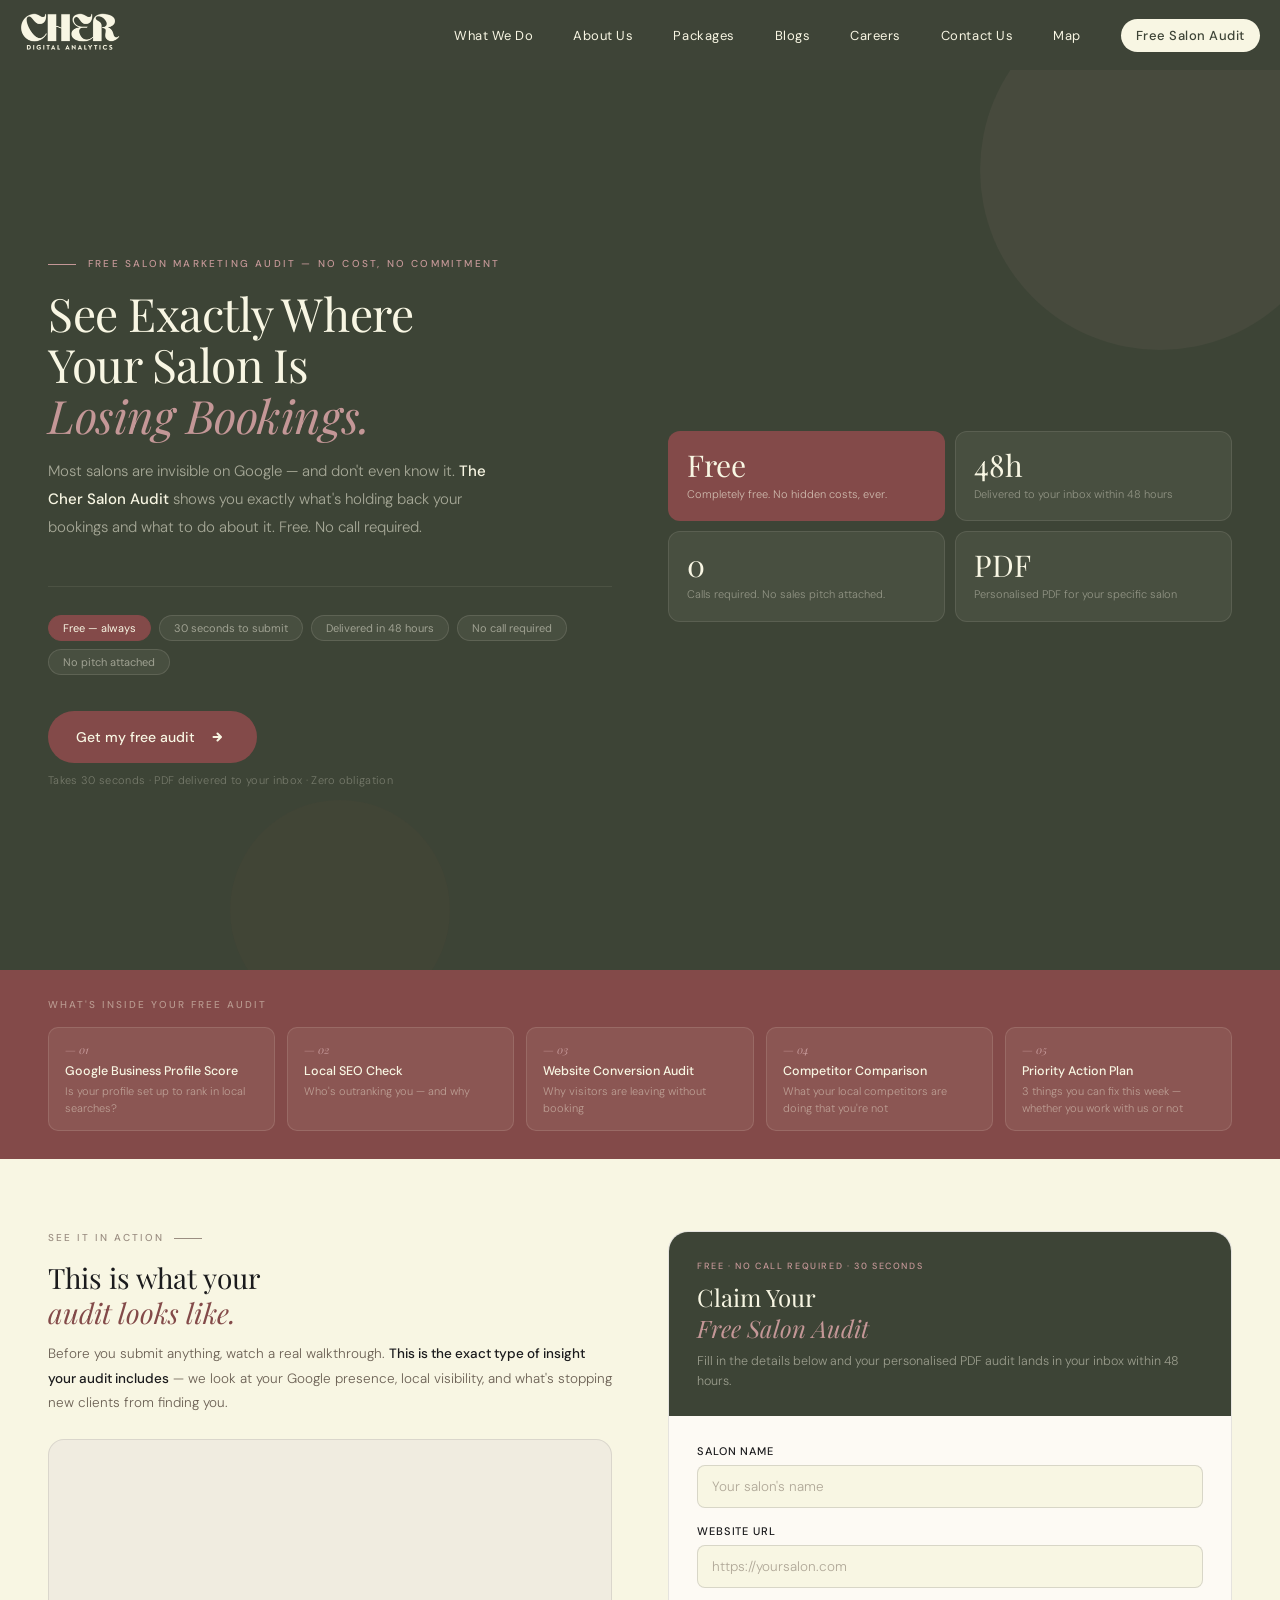
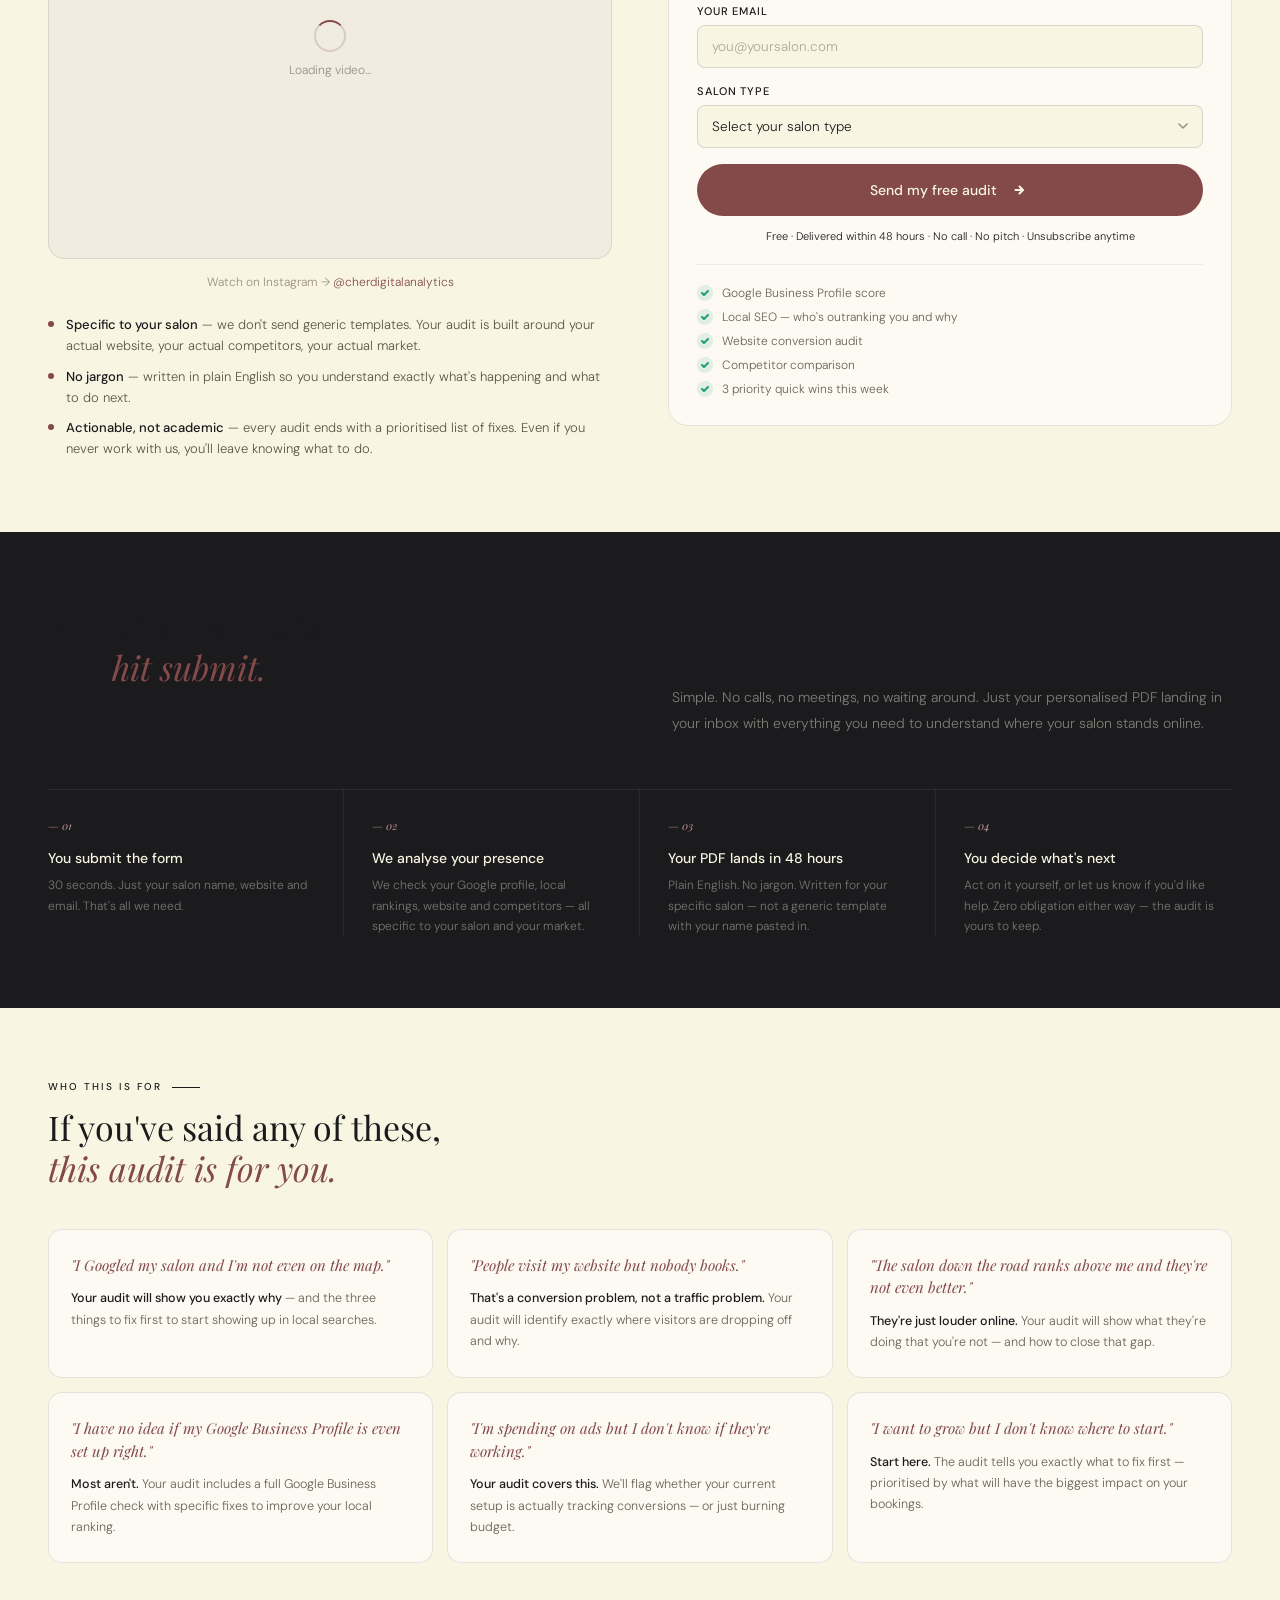
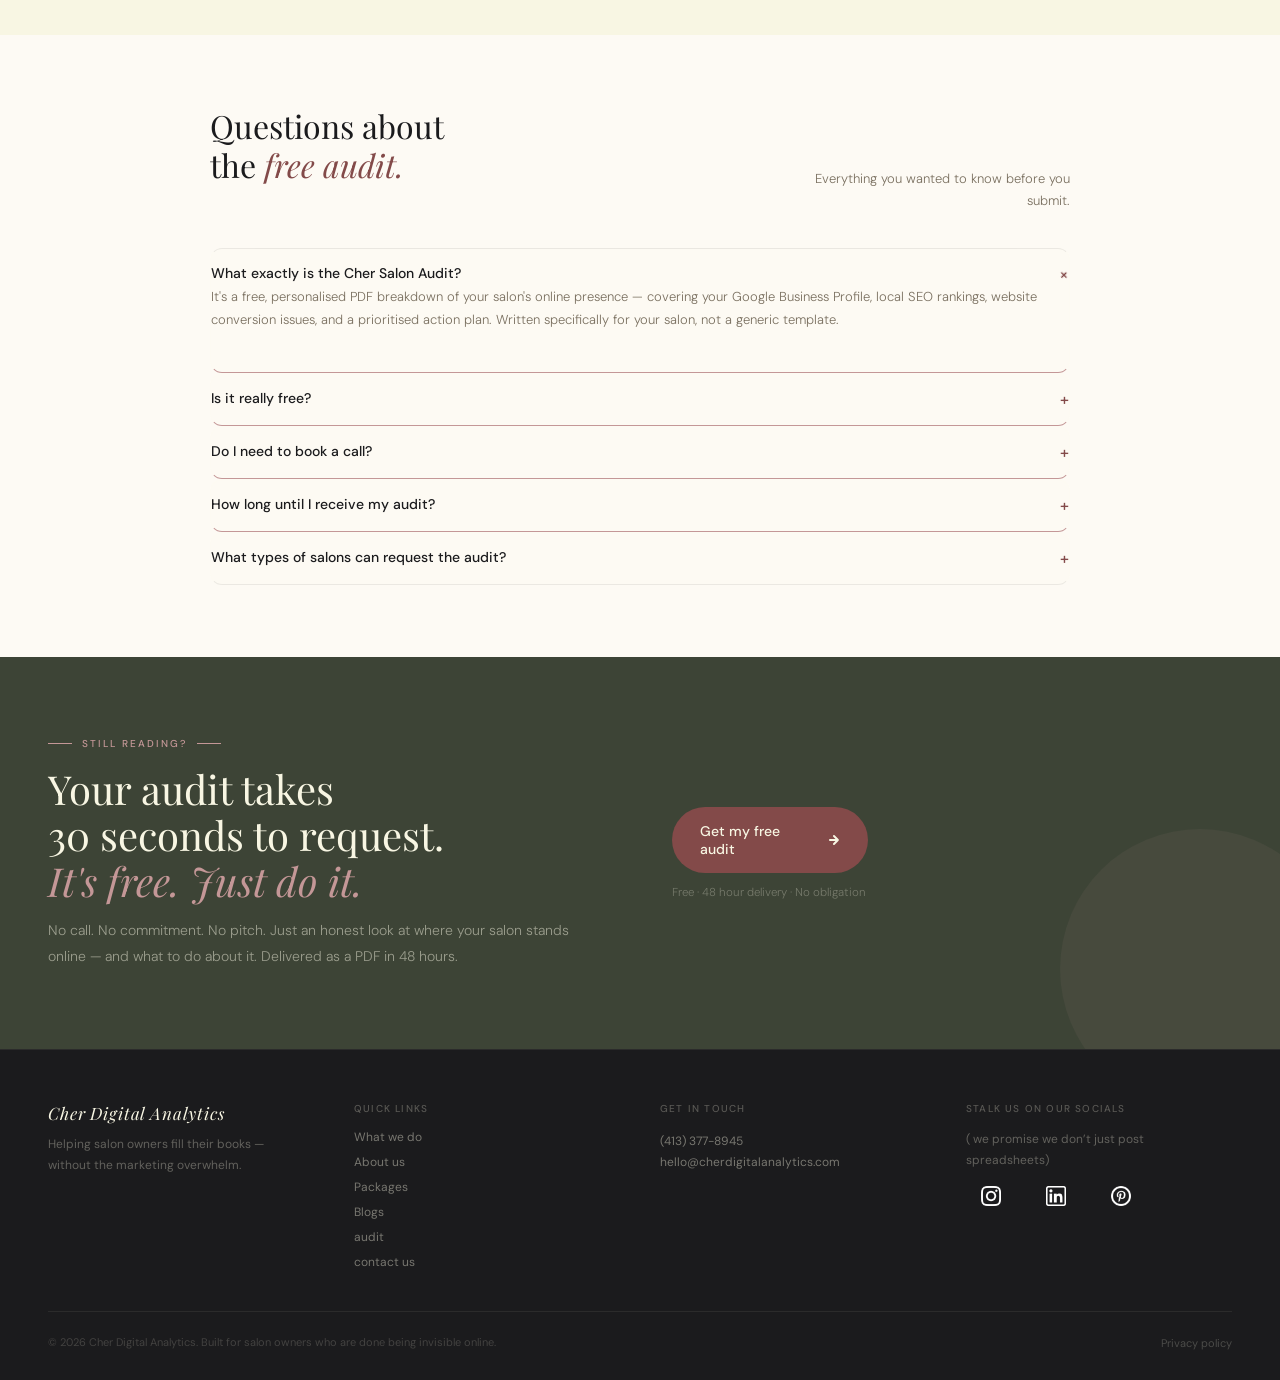
<file: free_audit_page.html>
<!DOCTYPE html>
<html lang="en">
<head>
<meta charset="UTF-8">
<meta name="viewport" content="width=device-width, initial-scale=1.0">

<title>Free Salon Marketing Audit | See What's Costing You Bookings — Cher Digital</title>
<meta name="description" content="Get your free Cher Salon Audit — a personalised PDF breakdown of your salon's Google presence, local SEO, and website. Delivered to your inbox in 48 hours. No call. No pitch.">
<meta name="keywords" content="free salon marketing audit, free salon SEO audit, Google Business Profile audit salon, hair salon website audit free, nail salon marketing audit, salon local SEO check, free beauty business audit">
<link rel="canonical" href="https://www.cherdigitalanalytics.com/cher-salon-audit">
<link rel="shortcut icon" href="images/cher-favicon.png">
<link rel="stylesheet" href="css/styles.css">
<meta name="robots" content="index, follow, max-snippet:-1, max-image-preview:large">

<meta property="og:title" content="Free Salon Marketing Audit | Cher Digital Analytics">
<meta property="og:description" content="Find out exactly where your salon is losing bookings online. Free personalised PDF audit — no call, no pitch, delivered in 48 hours.">
<meta property="og:type" content="website">
<meta property="og:url" content="https://www.cherdigitalanalytics.com/cher-salon-audit">
<meta property="og:site_name" content="Cher Digital Analytics">
<meta name="twitter:card" content="summary_large_image">
<meta name="twitter:title" content="Free Salon Marketing Audit | Cher Digital">
<meta name="twitter:description" content="Free PDF audit of your salon's Google presence, local SEO and website. Delivered in 48 hrs.">

<!-- ═══ SCHEMA ═══ -->
<script type="application/ld+json">
{
  "@context": "https://schema.org",
  "@graph": [
    {
      "@type": "WebPage",
      "@id": "https://www.cherdigitalanalytics.com/cher-salon-audit",
      "name": "Free Salon Marketing Audit — Cher Digital Analytics",
      "description": "Free personalised PDF audit of your salon's Google Business Profile, local SEO and website. Delivered within 48 hours. No call required.",
      "url": "https://www.cherdigitalanalytics.com/cher-salon-audit",
      "inLanguage": "en-US",
      "publisher": {
        "@type": "Organization",
        "name": "Cher Digital Analytics",
        "url": "https://www.cherdigitalanalytics.com",
        "logo": { "@type": "ImageObject", "url": "https://www.cherdigitalanalytics.com/assets/images/logo.png" }
      }
    },
    {
      "@type": "BreadcrumbList",
      "itemListElement": [
        { "@type": "ListItem", "position": 1, "name": "Home", "item": "https://www.cherdigitalanalytics.com" },
        { "@type": "ListItem", "position": 2, "name": "Free Salon Audit", "item": "https://www.cherdigitalanalytics.com/cher-salon-audit" }
      ]
    },
    {
      "@type": "Service",
      "@id": "https://www.cherdigitalanalytics.com/cher-salon-audit#service",
      "name": "Cher Salon Audit — Free Marketing Audit for Salons",
      "description": "A free personalised audit of your salon's online presence — covering Google Business Profile, local SEO rankings, website conversion issues, and a prioritised action plan. Delivered as a PDF within 48 hours.",
      "provider": {
        "@type": "Organization",
        "name": "Cher Digital Analytics",
        "url": "https://www.cherdigitalanalytics.com"
      },
      "serviceType": "Salon Marketing Audit",
      "areaServed": { "@type": "Country", "name": "United States" },
      "offers": {
        "@type": "Offer",
        "price": "0",
        "priceCurrency": "USD",
        "availability": "https://schema.org/InStock",
        "description": "Free salon marketing audit — no cost, no commitment"
      },
      "hasOfferCatalog": {
        "@type": "OfferCatalog",
        "name": "What's included in your free audit",
        "itemListElement": [
          { "@type": "Offer", "name": "Google Business Profile Score", "description": "Is your profile set up to rank in local searches?" },
          { "@type": "Offer", "name": "Local SEO Check", "description": "Who is outranking you and why" },
          { "@type": "Offer", "name": "Website Conversion Audit", "description": "Why visitors are leaving without booking" },
          { "@type": "Offer", "name": "Competitor Comparison", "description": "What your local competitors are doing that you're not" },
          { "@type": "Offer", "name": "Priority Action Plan", "description": "3 quick wins you can implement this week" }
        ]
      }
    },
    {
      "@type": "FAQPage",
      "mainEntity": [
        {
          "@type": "Question",
          "name": "What is the Cher Salon Audit?",
          "acceptedAnswer": { "@type": "Answer", "text": "The Cher Salon Audit is a free, personalised PDF breakdown of your salon's online presence — covering your Google Business Profile, local SEO rankings, website performance, and a prioritised list of actions to fix what's costing you bookings." }
        },
        {
          "@type": "Question",
          "name": "Is the salon audit really free?",
          "acceptedAnswer": { "@type": "Answer", "text": "Yes. The Cher Salon Audit is completely free. There is no call required, no pitch attached, and no obligation to sign up for anything. We deliver your personalised audit PDF within 48 hours of receiving your details." }
        },
        {
          "@type": "Question",
          "name": "How long does the free salon audit take to receive?",
          "acceptedAnswer": { "@type": "Answer", "text": "Your audit is delivered to your inbox within 48 hours of submitting your details. The form takes about 30 seconds to complete." }
        },
        {
          "@type": "Question",
          "name": "What salons does the free audit cover?",
          "acceptedAnswer": { "@type": "Answer", "text": "The free audit is available for any salon or beauty business — hair salons, nail studios, med spas, blow dry bars, lash studios, skincare clinics, barbershops and beauty suites." }
        },
        {
          "@type": "Question",
          "name": "Do I need to book a call to get the audit?",
          "acceptedAnswer": { "@type": "Answer", "text": "No. There is no call required. Just fill in the short form with your salon name, website URL and email address, and we'll send your personalised audit PDF directly to your inbox." }
        }
      ]
    }
  ]
}
</script>

<style>
@import url('https://fonts.googleapis.com/css2?family=Playfair+Display:ital,wght@0,400;0,500;1,400;1,500&family=DM+Sans:wght@300;400;500&display=swap');

:root {
  --rosy: #C49797;
  --cord: #834A49;
  --olive: #3D4436;
  --black: #1B1B1D;
  --ivory: #F8F6E3;
  --card: #FDFAF4;
  --serif: 'Playfair Display', Georgia, serif;
  --sans: 'DM Sans', -apple-system, sans-serif;
}

* { box-sizing: border-box; margin: 0; padding: 0; }
html { scroll-behavior: smooth; }
body { font-family: var(--sans); background: var(--ivory); color: var(--black); overflow-x: hidden; }
.hero {
    background: var(--olive);
    padding: 72px 48px 68px;
    position: relative;
    overflow: hidden;
        grid-template-columns: 1fr;
        justify-content: center;
}

/* ── FAQ ── */
.faq-section { background: var(--card); padding: 72px 48px; }
.faq-inner { max-width: 860px; margin: 0 auto; }
.faq-top { display: flex; align-items: flex-end; justify-content: space-between; margin-bottom: 36px; gap: 24px; }
.faq-top h2 { font-family: var(--serif); font-size: 32px; font-weight: 400; color: var(--black); line-height: 1.2; }
.faq-top h2 em { font-style: italic; color: var(--cord); }
.faq-top-sub { font-size: 13px; font-weight: 300; color: #7A7060; line-height: 1.7; max-width: 300px; text-align: right; }
.faq-items { display: flex; flex-direction: column; }
.faq-item {     border-bottom: .5px solid #c49797; padding: 15px 0; }
.faq-item:first-child { border-top: .5px solid rgba(27,27,29,.08); }
.faq-item:last-child {
    border-bottom: .5px solid rgba(27, 27, 29, .08);
}
.faq-q { font-size: 14px; font-weight: 500; cursor: pointer;color: var(--black);margin-bottom: 0;  display: flex; justify-content: space-between; align-items: flex-start; gap: 16px; }
.faq-icon { color: var(--cord); flex-shrink: 0; font-size: 16px; }
.faq-a { font-size: 13px; font-weight: 300; color: #7A7060; line-height: 1.8;max-height: 0;
  overflow: hidden;
  transition: all 0.4s cubic-bezier(0.4, 0, 0.2, 1);
  opacity: 0;
  padding-bottom: 0; }
  /* Active State: Open the answer */
.faq-item.active .faq-a {
  max-height: 300px; /* Adjust based on text length */
  opacity: 1;
  padding-bottom: 25px;
}

/* Plus icon rotation to 'x' or tilted */
.faq-item.active .faq-icon {
  transform: rotate(45deg);
  display: inline-block;
  transition: transform 0.3s ease;
}
/* VIDEO BLOCK */
.video-block {}
.vb-label { font-size: 10px; font-weight: 500; letter-spacing: .2em; text-transform: uppercase; color: #9B8E82; margin-bottom: 16px; display: flex; align-items: center; gap: 10px; }
.vb-label::after { content: ''; width: 28px; height: .5px; background: #9B8E82; }
.vb-headline { font-family: var(--serif); font-size: 28px; font-weight: 400; color: var(--black); line-height: 1.25; margin-bottom: 12px; }
.vb-headline em { font-style: italic; color: var(--cord); }
.vb-desc { font-size: 13.5px; font-weight: 300; color: #6B6054; line-height: 1.8; margin-bottom: 24px; }
.vb-desc strong { color: var(--black); font-weight: 500; }

/* Instagram embed wrapper */
.ig-embed-wrap {
  border-radius: 16px;
  overflow: hidden;
  background: #f0ece0;
  border: .5px solid rgba(27,27,29,.1);
  min-height: 420px;
  display: flex;
  align-items: center;
  justify-content: center;
  position: relative;
}
.ig-embed-wrap blockquote.instagram-media {
  margin: 0 !important;
  min-width: unset !important;
  width: 100% !important;
  border: none !important;
  border-radius: 0 !important;
  box-shadow: none !important;
  background: transparent !important;
}
.ig-loading {
  position: absolute;
  display: flex;
  flex-direction: column;
  align-items: center;
  gap: 10px;
  z-index: 0;
}
.ig-loading-ring {
  width: 32px; height: 32px;
  border: 2px solid rgba(131,74,73,.2);
  border-top-color: var(--cord);
  border-radius: 50%;
  animation: spin .8s linear infinite;
}
@keyframes spin { to { transform: rotate(360deg); } }
.ig-loading span { font-size: 12px; font-weight: 300; color: #9B8E82; }

.vb-caption {
  margin-top: 14px;
  font-size: 12px;
  font-weight: 300;
  color: #9B8E82;
  text-align: center;
  line-height: 1.5;
}
.vb-caption a { color: var(--cord); text-decoration: none; }
.vb-caption a:hover { text-decoration: underline; }

.vb-points { margin-top: 24px; display: flex; flex-direction: column; gap: 10px; }
.vp-item { display: flex; gap: 12px; align-items: flex-start; }
.vp-dot { width: 6px; height: 6px; border-radius: 50%; background: var(--cord); margin-top: 6px; flex-shrink: 0; }
.vp-text { font-size: 13px; font-weight: 300; color: #5C5448; line-height: 1.6; }
.vp-text strong { color: var(--black); font-weight: 500; }

</style>
</head>
<body>

<!-- NAV -->
<nav class="nav">
  <div class="nav-logo">
    <a href="index.html">
      <img src="images/logo.png" alt="Cher digital anlytics logo">
    </a>
  </div>
  
  <input type="checkbox" id="nav-check">

  <div class="nav-btn">
    <label for="nav-check">
      <span></span>
      <span></span>
      <span></span>
    </label>
  </div>

  <label for="nav-check" class="nav-closer-overlay"></label>
  
  <div class="nav-links">
    <label for="nav-check" class="nav-close-btn">&times;</label>
    
    <a href="comparison_page.html">What We Do</a>
    <a href="about_page_final.html">About Us</a>
    <a href="packages_page_final.html">Packages</a>
    <a href="blog_page_seo.html">Blogs</a>
    <a href="careers_page.html">Careers</a>
    <a href="consultation_page.html">Contact Us</a>
    <a href="directory_page_seo.html">Map</a>
    <a href="free_audit_page.html" class="nav-cta">Free Salon Audit</a>
  </div>
</nav>




<!-- HERO -->
<header class="hero">
  <div class="hero-blob1"></div>
  <div class="hero-blob2"></div>
  <div class="hero-grid">
    <div>
      <div class="hero-ey"><span class="ey-rule"></span>Free Salon Marketing Audit — No Cost, No Commitment</div>
      <h1>See Exactly Where<br>Your Salon Is<br><em>Losing Bookings.</em></h1>
      <p class="hero-sub">Most salons are invisible on Google — and don't even know it. <strong>The Cher Salon Audit</strong> shows you exactly what's holding back your bookings and what to do about it. Free. No call required.</p>
      <div class="hero-pills">
        <span class="h-pill acc">Free — always</span>
        <span class="h-pill">30 seconds to submit</span>
        <span class="h-pill">Delivered in 48 hours</span>
        <span class="h-pill">No call required</span>
        <span class="h-pill">No pitch attached</span>
      </div>
      <a href="#audit-form" class="hero-anchor">
        Get my free audit
        <span class="ha-arr"><svg viewBox="0 0 10 10"><path d="M1.5 5h7M5.5 1.5l3.5 3.5-3.5 3.5"/></svg></span>
      </a>
      <div class="hero-reassure">Takes 30 seconds · PDF delivered to your inbox · Zero obligation</div>
    </div>
    <div class="hero-stats">
      <div class="hs acc">
        <div class="hs-val">Free</div>
        <div class="hs-lbl">Completely free. No hidden costs, ever.</div>
      </div>
      <div class="hs">
        <div class="hs-val">48h</div>
        <div class="hs-lbl">Delivered to your inbox within 48 hours</div>
      </div>
      <div class="hs">
        <div class="hs-val">0</div>
        <div class="hs-lbl">Calls required. No sales pitch attached.</div>
      </div>
      <div class="hs">
        <div class="hs-val">PDF</div>
        <div class="hs-lbl">Personalised PDF for your specific salon</div>
      </div>
    </div>
  </div>
</header>

<!-- WHAT'S INSIDE -->
<div class="inside-strip">
  <div class="is-label">What's inside your free audit</div>
  <div class="is-grid">
    <div class="is-item">
      <div class="is-num">— 01</div>
      <div class="is-title">Google Business Profile Score</div>
      <div class="is-desc">Is your profile set up to rank in local searches?</div>
    </div>
    <div class="is-item">
      <div class="is-num">— 02</div>
      <div class="is-title">Local SEO Check</div>
      <div class="is-desc">Who's outranking you — and why</div>
    </div>
    <div class="is-item">
      <div class="is-num">— 03</div>
      <div class="is-title">Website Conversion Audit</div>
      <div class="is-desc">Why visitors are leaving without booking</div>
    </div>
    <div class="is-item">
      <div class="is-num">— 04</div>
      <div class="is-title">Competitor Comparison</div>
      <div class="is-desc">What your local competitors are doing that you're not</div>
    </div>
    <div class="is-item">
      <div class="is-num">— 05</div>
      <div class="is-title">Priority Action Plan</div>
      <div class="is-desc">3 things you can fix this week — whether you work with us or not</div>
    </div>
  </div>
</div>

<!-- VIDEO + FORM -->
<section class="main-section" id="audit-form">

  <!-- VIDEO BLOCK -->
  <div class="video-block">
    <div class="vb-label">See it in action</div>
    <h2 class="vb-headline">This is what your<br><em>audit looks like.</em></h2>
    <p class="vb-desc">Before you submit anything, watch a real walkthrough. <strong>This is the exact type of insight your audit includes</strong> — we look at your Google presence, local visibility, and what's stopping new clients from finding you.</p>

    <!-- INSTAGRAM REEL EMBED -->
    <div class="ig-embed-wrap" itemscope itemtype="https://schema.org/VideoObject">
      <meta itemprop="name" content="Cher Salon Audit — Real Walkthrough Example">
      <meta itemprop="description" content="Watch a real example of the Cher Salon Audit — see exactly how we analyse a salon's Google presence, local SEO and website to find what's costing them bookings.">
      <meta itemprop="uploadDate" content="2025-01-01">
      <meta itemprop="thumbnailUrl" content="https://www.cherdigitalanalytics.com/assets/images/insta_saloon.png">
      <meta itemprop="contentUrl" content="https://www.instagram.com/p/DUZBCxgkoe0/">
      <div class="ig-loading" id="ig-loader">
        <div class="ig-loading-ring"></div>
        <span>Loading video...</span>
      </div>
      <blockquote
        class="instagram-media"
        data-instgrm-permalink="https://www.instagram.com/reel/DUZBCxgkoe0/?utm_source=ig_embed&amp;utm_campaign=loading"
        data-instgrm-version="14"
        style="background:#FFF;border:0;border-radius:3px;box-shadow:0 0 1px 0 rgba(0,0,0,0.5),0 1px 10px 0 rgba(0,0,0,0.15);margin:1px;max-width:540px;min-width:326px;padding:0;width:99.375%;width:-webkit-calc(100% - 2px);width:calc(100% - 2px);">
      </blockquote>
    </div>

    <p class="vb-caption">
      Watch on Instagram →
      <a href="https://www.instagram.com/reel/DUZBCxgkoe0/" target="_blank" rel="noopener">@cherdigitalanalytics</a>
    </p>

    <div class="vb-points">
      <div class="vp-item">
        <div class="vp-dot"></div>
        <div class="vp-text"><strong>Specific to your salon</strong> — we don't send generic templates. Your audit is built around your actual website, your actual competitors, your actual market.</div>
      </div>
      <div class="vp-item">
        <div class="vp-dot"></div>
        <div class="vp-text"><strong>No jargon</strong> — written in plain English so you understand exactly what's happening and what to do next.</div>
      </div>
      <div class="vp-item">
        <div class="vp-dot"></div>
        <div class="vp-text"><strong>Actionable, not academic</strong> — every audit ends with a prioritised list of fixes. Even if you never work with us, you'll leave knowing what to do.</div>
      </div>
    </div>
  </div>

  <!-- FORM -->
  <div class="form-block">
    <div class="fb-card">
      <div class="fb-card-header">
        <div class="fb-card-ey">Free · No call required · 30 seconds</div>
        <div class="fb-card-title">Claim Your<br><em>Free Salon Audit</em></div>
        <p class="fb-card-sub">Fill in the details below and your personalised PDF audit lands in your inbox within 48 hours.</p>
      </div>
      <div class="fb-card-body">
        <form action="mailto:hello@cherdigitalanalytics.com" method="GET" enctype="text/plain" aria-label="Free salon audit request form">
          <div class="form-group">
            <label class="form-label" for="salon-name">Salon name</label>
            <input class="form-input" type="text" id="salon-name" name="Salon Name" placeholder="Your salon's name" required autocomplete="organization">
          </div>
          <div class="form-group">
            <label class="form-label" for="website-url">Website URL</label>
            <input class="form-input" type="url" id="website-url" name="Website URL" placeholder="https://yoursalon.com" required autocomplete="url">
          </div>
          <div class="form-group">
            <label class="form-label" for="email">Your email</label>
            <input class="form-input" type="email" id="email" name="Email" placeholder="you@yoursalon.com" required autocomplete="email">
          </div>
          <div class="form-group">
            <label class="form-label" for="salon-type">Salon type</label>
            <select class="form-input form-select" id="salon-type" name="Salon Type">
              <option value="">Select your salon type</option>
              <option>Hair Salon</option>
              <option>Nail Studio</option>
              <option>Med Spa</option>
              <option>Blow Dry Bar</option>
              <option>Lash & Brow Studio</option>
              <option>Skincare Clinic</option>
              <option>Barbershop</option>
              <option>Beauty Suite</option>
              <option>Other beauty business</option>
            </select>
          </div>
          <button type="submit" class="submit-btn">
            Send my free audit
            <span class="submit-arr"><svg viewBox="0 0 10 10"><path d="M1.5 5h7M5.5 1.5l3.5 3.5-3.5 3.5"/></svg></span>
          </button>
        </form>
        <p class="form-reassure">Free · Delivered within 48 hours · No call · No pitch · Unsubscribe anytime</p>
        <div class="form-divider"></div>
        <div class="form-includes">
          <div class="fi-item">
            <div class="fi-check"><svg viewBox="0 0 8 8"><polyline points="1 4 3 6 7 2"/></svg></div>
            Google Business Profile score
          </div>
          <div class="fi-item">
            <div class="fi-check"><svg viewBox="0 0 8 8"><polyline points="1 4 3 6 7 2"/></svg></div>
            Local SEO — who's outranking you and why
          </div>
          <div class="fi-item">
            <div class="fi-check"><svg viewBox="0 0 8 8"><polyline points="1 4 3 6 7 2"/></svg></div>
            Website conversion audit
          </div>
          <div class="fi-item">
            <div class="fi-check"><svg viewBox="0 0 8 8"><polyline points="1 4 3 6 7 2"/></svg></div>
            Competitor comparison
          </div>
          <div class="fi-item">
            <div class="fi-check"><svg viewBox="0 0 8 8"><polyline points="1 4 3 6 7 2"/></svg></div>
            3 priority quick wins this week
          </div>
        </div>
      </div>
    </div>
  </div>

</section>

<!-- HOW IT WORKS -->
<section class="process-section">
  <div class="ps-top">
    <h2>What happens after<br>you <em>hit submit.</em></h2>
    <p class="ps-right">Simple. No calls, no meetings, no waiting around. Just your personalised PDF landing in your inbox with everything you need to understand where your salon stands online.</p>
  </div>
  <div class="ps-steps">
    <div class="pss">
      <span class="pss-num">— 01</span>
      <div class="pss-h">You submit the form</div>
      <p class="pss-p">30 seconds. Just your salon name, website and email. That's all we need.</p>
    </div>
    <div class="pss">
      <span class="pss-num">— 02</span>
      <div class="pss-h">We analyse your presence</div>
      <p class="pss-p">We check your Google profile, local rankings, website and competitors — all specific to your salon and your market.</p>
    </div>
    <div class="pss">
      <span class="pss-num">— 03</span>
      <div class="pss-h">Your PDF lands in 48 hours</div>
      <p class="pss-p">Plain English. No jargon. Written for your specific salon — not a generic template with your name pasted in.</p>
    </div>
    <div class="pss">
      <span class="pss-num">— 04</span>
      <div class="pss-h">You decide what's next</div>
      <p class="pss-p">Act on it yourself, or let us know if you'd like help. Zero obligation either way — the audit is yours to keep.</p>
    </div>
  </div>
</section>

<!-- WHO IT'S FOR -->
<section class="for-section">
  <div class="for-ey">Who this is for</div>
  <h2>If you've said any of these,<br><em>this audit is for you.</em></h2>
  <div class="for-grid">
    <div class="for-card">
      <div class="for-quote">"I Googled my salon and I'm not even on the map."</div>
      <div class="for-response"><strong>Your audit will show you exactly why</strong> — and the three things to fix first to start showing up in local searches.</div>
    </div>
    <div class="for-card">
      <div class="for-quote">"People visit my website but nobody books."</div>
      <div class="for-response"><strong>That's a conversion problem, not a traffic problem.</strong> Your audit will identify exactly where visitors are dropping off and why.</div>
    </div>
    <div class="for-card">
      <div class="for-quote">"The salon down the road ranks above me and they're not even better."</div>
      <div class="for-response"><strong>They're just louder online.</strong> Your audit will show what they're doing that you're not — and how to close that gap.</div>
    </div>
    <div class="for-card">
      <div class="for-quote">"I have no idea if my Google Business Profile is even set up right."</div>
      <div class="for-response"><strong>Most aren't.</strong> Your audit includes a full Google Business Profile check with specific fixes to improve your local ranking.</div>
    </div>
    <div class="for-card">
      <div class="for-quote">"I'm spending on ads but I don't know if they're working."</div>
      <div class="for-response"><strong>Your audit covers this.</strong> We'll flag whether your current setup is actually tracking conversions — or just burning budget.</div>
    </div>
    <div class="for-card">
      <div class="for-quote">"I want to grow but I don't know where to start."</div>
      <div class="for-response"><strong>Start here.</strong> The audit tells you exactly what to fix first — prioritised by what will have the biggest impact on your bookings.</div>
    </div>
  </div>
</section>

<!-- FAQ -->
<section class="faq-section">
  <div class="faq-inner">
    <div class="faq-top">
      <h2>Questions about<br>the <em>free audit.</em></h2>
      <p class="faq-top-sub">Everything you wanted to know before you submit.</p>
    </div>
    <div class="faq-items">
      <div class="faq-item active">
        <div class="faq-q">What exactly is the Cher Salon Audit? <span class="faq-icon">+</span></div>
        <div class="faq-a">It's a free, personalised PDF breakdown of your salon's online presence — covering your Google Business Profile, local SEO rankings, website conversion issues, and a prioritised action plan. Written specifically for your salon, not a generic template.</div>
      </div>
      <div class="faq-item">
        <div class="faq-q">Is it really free? <span class="faq-icon">+</span></div>
        <div class="faq-a">Yes. Completely free. No hidden costs, no trial that flips to paid, no card required. We deliver your personalised audit PDF within 48 hours of receiving your details — and there is zero obligation to sign up for anything after.</div>
      </div>
      <div class="faq-item">
        <div class="faq-q">Do I need to book a call? <span class="faq-icon">+</span></div>
        <div class="faq-a">No. There is no call required at any stage. Fill in the short form, and your audit arrives by email. If you want to talk after reading it, we're here — but that's entirely your call, not ours.</div>
      </div>
      <div class="faq-item">
        <div class="faq-q">How long until I receive my audit? <span class="faq-icon">+</span></div>
        <div class="faq-a">Within 48 hours of submitting your details. In most cases it arrives sooner. If you haven't received it within 48 hours, check your spam folder or email hello@cherdigitalanalytics.com.</div>
      </div>
      <div class="faq-item">
        <div class="faq-q">What types of salons can request the audit? <span class="faq-icon">+</span></div>
        <div class="faq-a">Any salon or beauty business — hair salons, nail studios, med spas, blow dry bars, lash studios, skincare clinics, barbershops and beauty suites. If you're a beauty business with a website and a Google presence, the audit is for you.</div>
      </div>
    </div>
  </div>
</section>

<!-- FINAL CTA -->
<section class="final-cta">
  <div class="fc-blob"></div>
  <div class="fc-inner">
    <div class="fc-left">
      <div class="fc-ey"><span class="fc-ey-line"></span>Still reading?</div>
      <h2>Your audit takes<br>30 seconds to request.<br><em>It's free. Just do it.</em></h2>
      <p>No call. No commitment. No pitch. Just an honest look at where your salon stands online — and what to do about it. Delivered as a PDF in 48 hours.</p>
    </div>
    <div class="fc-right">
      <a href="#audit-form" class="fc-btn-primary">
        Get my free audit <svg viewBox="0 0 12 12"><path d="M2 6h8M6 2l4 4-4 4"></path></svg>

      </a>
      <span class="fc-btn-note">Free · 48 hour delivery · No obligation</span>
    </div>
  </div>
</section>

<!-- FOOTER -->
<footer class="footer">
  <div class="footer-top">
    <div class="footer-brand">
      <div class="footer-logo">Cher Digital Analytics</div>
      <p>Helping salon owners fill their books — without the marketing overwhelm.</p>
    </div>
    <div>
      <div class="footer-col-label">Quick links</div>
      <a class="footer-link" href="comparison_page.html">What we do</a>
      <a class="footer-link" href="about_page_final.html">About us</a>
      <a class="footer-link" href="packages_page_final.html">Packages</a>
      <a class="footer-link" href="blog_page_seo.html">Blogs</a>
      <a class="footer-link" href="free_audit_page.html">audit</a>
      <!-- <a class="footer-link" href="careers_page.html">career</a> -->
       <!-- <a class="footer-link" href="directory_page_seo.html">Map</a> -->
      <a class="footer-link" href="consultation_page.html">contact us</a>

    </div>
    <div>
       <div class="footer-col-label">Get in touch</div>
      <div class="footer-contact-item"><a href="tel:+(413) 377-8945">(413) 377-8945</a></div>
      <div class="footer-contact-item"><a href="mailto:hello@cherdigitalanalytics.com">hello@cherdigitalanalytics.com</a></div>
    </div>
    <div>
       <div class="footer-col-label">Stalk us on our socials</div>
       <p class="footer-text">( we promise we don’t just post spreadsheets)</p>
      <div class="icons social">
        <a href="https://www.instagram.com/cherdigitalanalytics?igsh=MTZ5dWk3Z3cyOTZ6NA%3D%3D&amp;utm_source=qr"><img src="images/instagram.png" alt="salon-marketing-instagram"></a>
        <a href="https://www.linkedin.com/company/cherdigitalanalytics/?viewAsMember=true"><img src="images/linkedin.png" alt="salon-marketing-linkedin"></a>
        <a href="https://www.pinterest.com/cherdigitalanalytics/?invite_code=0a62898b98db44f68b26e4aa1400467b&amp;sender=592505032134619650"><img src="images/pinterest.png" alt="salon-marketing-pinterest"></a>
      </div>
      
    </div>
  </div>
  <div class="footer-bottom">
    <p>© 2026 Cher Digital Analytics. Built for salon owners who are done being invisible online.</p>
    <a class="footer-privacy" href="privacy.html">Privacy policy</a>
  </div>
</footer>

<!-- Instagram embed script — loads after page -->
<script async src="//www.instagram.com/embed.js" onload="document.getElementById('ig-loader').style.display='none'"></script>
<script>
  document.addEventListener("DOMContentLoaded", () => {
  // Select all FAQ items in the Audit section
  const auditFaqItems = document.querySelectorAll(".faq-section .faq-item");

  auditFaqItems.forEach((item) => {
    const question = item.querySelector(".faq-q");

    question.addEventListener("click", () => {
      const isActive = item.classList.contains("active");

      // Close all other items within THIS section only
      auditFaqItems.forEach((el) => el.classList.remove("active"));

      // Toggle current item
      if (!isActive) {
        item.classList.add("active");
      }
    });
  });
});
</script>
</body>
</html>
</file>
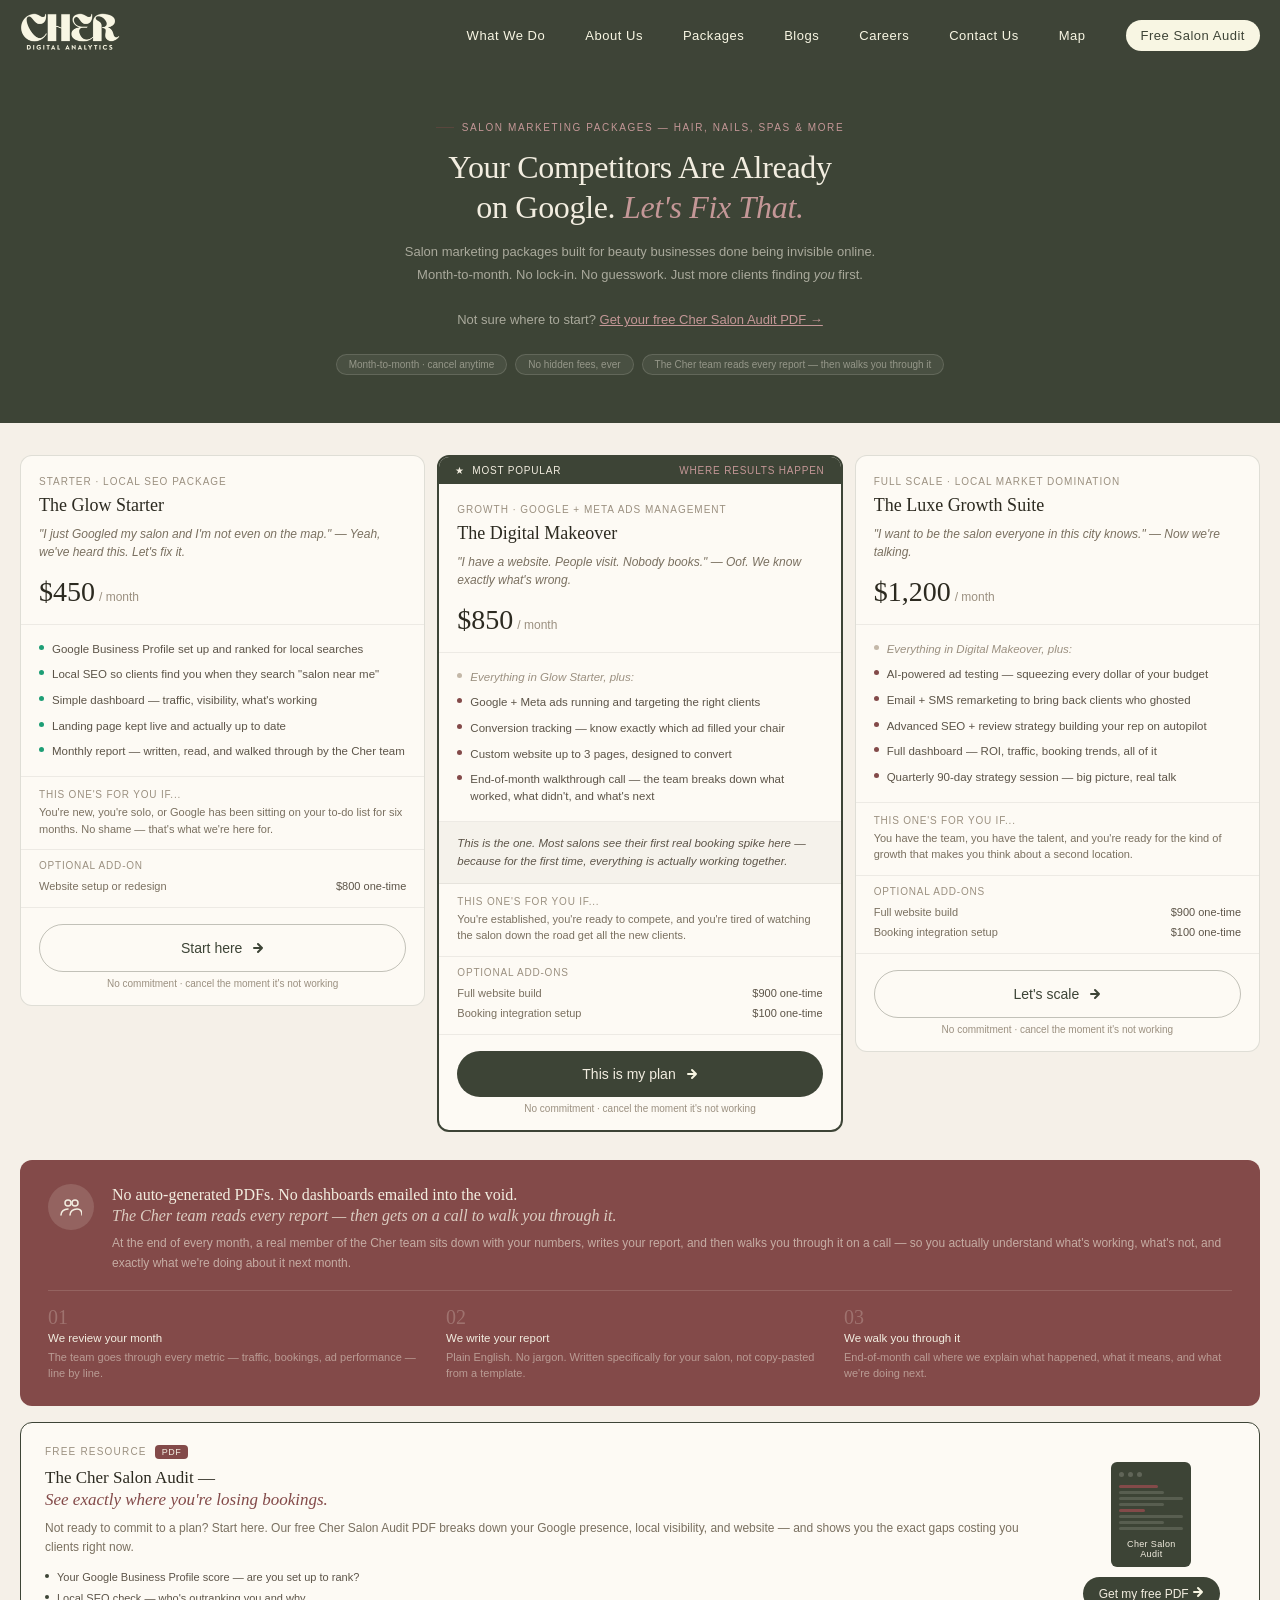
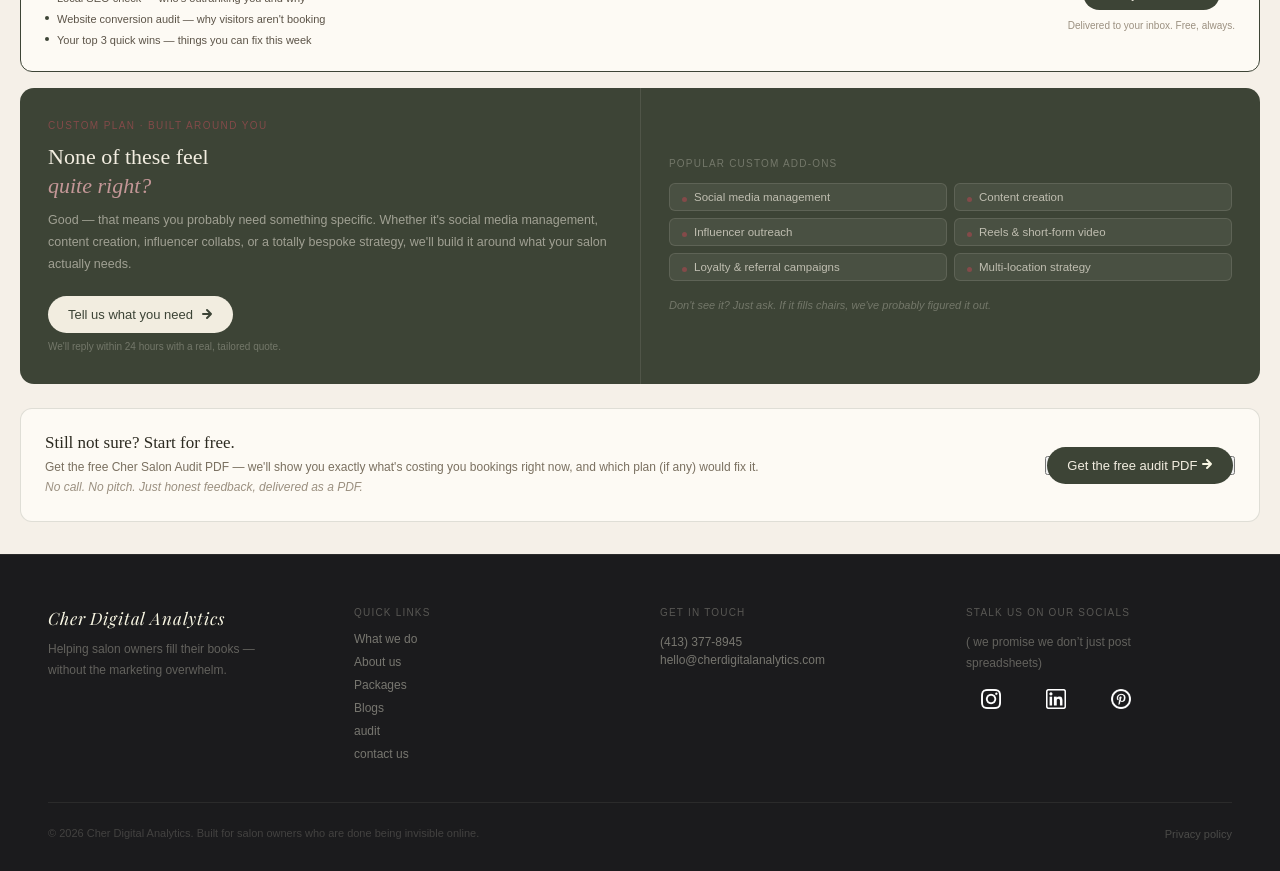
<file: packages_page_final.html>
<!DOCTYPE html>
<html lang="en">
<head>
<meta charset="UTF-8">
<meta name="viewport" content="width=device-width, initial-scale=1.0">
<title>Salon Marketing Packages | Cher Digital Analytics</title>
<meta name="description" content="Done-for-you Google, SEO, and ad management built for hair salons, nail salons, and spas. Transparent pricing. No long-term contracts.">
<link rel="stylesheet" href="css/styles.css">
<link rel="shortcut icon" href="images/cher-favicon.png">
<style>
* { box-sizing: border-box; margin: 0; padding: 0; }
body { font-family: -apple-system, BlinkMacSystemFont, 'Segoe UI', sans-serif; background: #F5F0E8; }


</style>
</head>
<body>

<nav class="nav">
  <div class="nav-logo">
    <a href="index.html">
      <img src="images/logo.png" alt="Cher digital anlytics logo">
    </a>
  </div>
  
  <input type="checkbox" id="nav-check">

  <div class="nav-btn">
    <label for="nav-check">
      <span></span>
      <span></span>
      <span></span>
    </label>
  </div>

  <label for="nav-check" class="nav-closer-overlay"></label>
  
  <div class="nav-links">
    <label for="nav-check" class="nav-close-btn">&times;</label>
    
    <a href="comparison_page.html">What We Do</a>
    <a href="about_page_final.html">About Us</a>
    <a href="packages_page_final.html">Packages</a>
    <a href="blog_page_seo.html">Blogs</a>
    <a href="careers_page.html">Careers</a>
    <a href="consultation_page.html">Contact Us</a>
    <a href="directory_page_seo.html">Map</a>
    <a href="free_audit_page.html" class="nav-cta">Free Salon Audit</a>
  </div>
</nav>

<div class="page-header">
  <div class="eyebrow">Salon Marketing Packages — Hair, Nails, Spas & More</div>
  <h1>Your Competitors Are Already<br>on Google. <em>Let's Fix That.</em></h1>
  <p class="sub">
    Salon marketing packages built for beauty businesses done being invisible online.<br>
    Month-to-month. No lock-in. No guesswork. Just more clients finding <em>you</em> first.<br><br>
    Not sure where to start? <a href="free_audit_page.html">Get your free Cher Salon Audit PDF →</a>
  </p>
  <div class="trust-row">
    <span class="trust-pill">Month-to-month · cancel anytime</span>
    <span class="trust-pill">No hidden fees, ever</span>
    <span class="trust-pill">The Cher team reads every report — then walks you through it</span>
  </div>
</div>

<div class="tiers-section">
  <div class="tiers-grid">

    <!-- TIER 1 -->
    <div class="pkg-card">
      <div class="card-top">
        <div class="card-tier-label">Starter · Local SEO Package</div>
        <div class="card-name">The Glow Starter</div>
        <div class="card-tagline">"I just Googled my salon and I'm not even on the map." — Yeah, we've heard this. Let's fix it.</div>
        <div class="price-row"><span class="price-num">$450</span><span class="price-per">/ month</span></div>
      </div>
      <div class="card-features">
        <div class="feature-item"><span class="feat-dot green"></span>Google Business Profile set up and ranked for local searches</div>
        <div class="feature-item"><span class="feat-dot green"></span>Local SEO so clients find you when they search "salon near me"</div>
        <div class="feature-item"><span class="feat-dot green"></span>Simple dashboard — traffic, visibility, what's working</div>
        <div class="feature-item"><span class="feat-dot green"></span>Landing page kept live and actually up to date</div>
        <div class="feature-item"><span class="feat-dot green"></span>Monthly report — written, read, and walked through by the Cher team</div>
      </div>
      <div class="card-bestfor">
        <div class="bestfor-label">This one's for you if...</div>
        <div class="bestfor-text">You're new, you're solo, or Google has been sitting on your to-do list for six months. No shame — that's what we're here for.</div>
      </div>
      <div class="card-addons">
        <div class="addon-label">Optional add-on</div>
        <div class="addon-item"><span>Website setup or redesign</span><span class="addon-price">$800 one-time</span></div>
      </div>
      <div class="card-cta">
        <button class="cta-btn outline">Start here<svg viewBox="0 0 12 12"><path d="M2 6h8M6 2l4 4-4 4"></path></svg>
</button>
        <div class="cta-reassure">No commitment · cancel the moment it's not working</div>
      </div>
    </div>

    <!-- TIER 2 FEATURED -->
    <div class="pkg-card featured">
      <div class="featured-bar">
        <span>★ &nbsp;Most popular</span>
        <span class="rec">Where results happen</span>
      </div>
      <div class="card-top">
        <div class="card-tier-label">Growth · Google + Meta Ads Management</div>
        <div class="card-name">The Digital Makeover</div>
        <div class="card-tagline">"I have a website. People visit. Nobody books." — Oof. We know exactly what's wrong.</div>
        <div class="price-row"><span class="price-num">$850</span><span class="price-per">/ month</span></div>
      </div>
      <div class="card-features">
        <div class="feature-item inherit"><span class="feat-dot"></span>Everything in Glow Starter, plus:</div>
        <div class="feature-item"><span class="feat-dot"></span>Google + Meta ads running and targeting the right clients</div>
        <div class="feature-item"><span class="feat-dot"></span>Conversion tracking — know exactly which ad filled your chair</div>
        <div class="feature-item"><span class="feat-dot"></span>Custom website up to 3 pages, designed to convert</div>
        <div class="feature-item"><span class="feat-dot"></span>End-of-month walkthrough call — the team breaks down what worked, what didn't, and what's next</div>
      </div>
      <div class="card-nudge">
        <div class="nudge-text">This is the one. Most salons see their first real booking spike here — because for the first time, everything is actually working together.</div>
      </div>
      <div class="card-bestfor">
        <div class="bestfor-label">This one's for you if...</div>
        <div class="bestfor-text">You're established, you're ready to compete, and you're tired of watching the salon down the road get all the new clients.</div>
      </div>
      <div class="card-addons">
        <div class="addon-label">Optional add-ons</div>
        <div class="addon-item"><span>Full website build</span><span class="addon-price">$900 one-time</span></div>
        <div class="addon-item"><span>Booking integration setup</span><span class="addon-price">$100 one-time</span></div>
      </div>
      <div class="card-cta">
        <button class="cta-btn primary">This is my plan <svg viewBox="0 0 12 12"><path d="M2 6h8M6 2l4 4-4 4"></path></svg>
</button>
        <div class="cta-reassure">No commitment · cancel the moment it's not working</div>
      </div>
    </div>

    <!-- TIER 3 -->
    <div class="pkg-card">
      <div class="card-top">
        <div class="card-tier-label">Full Scale · Local Market Domination</div>
        <div class="card-name">The Luxe Growth Suite</div>
        <div class="card-tagline">"I want to be the salon everyone in this city knows." — Now we're talking.</div>
        <div class="price-row"><span class="price-num">$1,200</span><span class="price-per">/ month</span></div>
      </div>
      <div class="card-features">
        <div class="feature-item inherit"><span class="feat-dot"></span>Everything in Digital Makeover, plus:</div>
        <div class="feature-item"><span class="feat-dot"></span>AI-powered ad testing — squeezing every dollar of your budget</div>
        <div class="feature-item"><span class="feat-dot"></span>Email + SMS remarketing to bring back clients who ghosted</div>
        <div class="feature-item"><span class="feat-dot"></span>Advanced SEO + review strategy building your rep on autopilot</div>
        <div class="feature-item"><span class="feat-dot"></span>Full dashboard — ROI, traffic, booking trends, all of it</div>
        <div class="feature-item"><span class="feat-dot"></span>Quarterly 90-day strategy session — big picture, real talk</div>
      </div>
      <div class="card-bestfor">
        <div class="bestfor-label">This one's for you if...</div>
        <div class="bestfor-text">You have the team, you have the talent, and you're ready for the kind of growth that makes you think about a second location.</div>
      </div>
      <div class="card-addons">
        <div class="addon-label">Optional add-ons</div>
        <div class="addon-item"><span>Full website build</span><span class="addon-price">$900 one-time</span></div>
        <div class="addon-item"><span>Booking integration setup</span><span class="addon-price">$100 one-time</span></div>
      </div>
      <div class="card-cta">
        <button class="cta-btn outline">Let's scale <svg viewBox="0 0 12 12"><path d="M2 6h8M6 2l4 4-4 4"></path></svg>
</button>
        <div class="cta-reassure">No commitment · cancel the moment it's not working</div>
      </div>
    </div>

  </div>
</div>

<!-- HUMAN BANNER -->
<div class="human-banner">
  <div class="human-banner-top">
    <div class="human-icon">
      <svg viewBox="0 0 22 22">
        <circle cx="8" cy="7" r="3"/>
        <circle cx="15" cy="7" r="3"/>
        <path d="M1 19c0-3.5 3-6 7-6"/>
        <path d="M10 19c0-3.5 3-6 7-6s5 2.5 5 6"/>
      </svg>
    </div>
    <div class="human-text">
      <h4>No auto-generated PDFs. No dashboards emailed into the void.<br><em>The Cher team reads every report — then gets on a call to walk you through it.</em></h4>
      <p>At the end of every month, a real member of the Cher team sits down with your numbers, writes your report, and then walks you through it on a call — so you actually understand what's working, what's not, and exactly what we're doing about it next month.</p>
    </div>
  </div>
  <div class="human-steps">
    <div class="human-step">
      <div class="step-num">01</div>
      <div class="step-title">We review your month</div>
      <div class="step-desc">The team goes through every metric — traffic, bookings, ad performance — line by line.</div>
    </div>
    <div class="human-step">
      <div class="step-num">02</div>
      <div class="step-title">We write your report</div>
      <div class="step-desc">Plain English. No jargon. Written specifically for your salon, not copy-pasted from a template.</div>
    </div>
    <div class="human-step">
      <div class="step-num">03</div>
      <div class="step-title">We walk you through it</div>
      <div class="step-desc">End-of-month call where we explain what happened, what it means, and what we're doing next.</div>
    </div>
  </div>
</div>

<!-- PDF AUDIT BANNER -->
<div class="audit-banner">
  <div class="audit-left">
    <div class="audit-eyebrow">Free resource <span class="pdf-badge">PDF</span></div>
    <h3>The Cher Salon Audit —<br><em>See exactly where you're losing bookings.</em></h3>
    <p>Not ready to commit to a plan? Start here. Our free Cher Salon Audit PDF breaks down your Google presence, local visibility, and website — and shows you the exact gaps costing you clients right now.</p>
    <div class="audit-what">
      <div class="audit-point">Your Google Business Profile score — are you set up to rank?</div>
      <div class="audit-point">Local SEO check — who's outranking you and why</div>
      <div class="audit-point">Website conversion audit — why visitors aren't booking</div>
      <div class="audit-point">Your top 3 quick wins — things you can fix this week</div>
    </div>
  </div>
  <div class="audit-right">
    <div class="pdf-mockup">
      <div class="pdf-top-bar">
        <div class="pdf-dot"></div><div class="pdf-dot"></div><div class="pdf-dot"></div>
      </div>
      <div class="pdf-lines">
        <div class="pdf-line accent"></div>
        <div class="pdf-line short"></div>
        <div class="pdf-line"></div>
        <div class="pdf-line short"></div>
        <div class="pdf-line accent" style="width:40%"></div>
        <div class="pdf-line"></div>
        <div class="pdf-line short"></div>
        <div class="pdf-line"></div>
      </div>
      <div class="pdf-label">Cher Salon Audit</div>
    </div>
    <button class="audit-cta-btn">Get my free PDF <svg viewBox="0 0 12 12"><path d="M2 6h8M6 2l4 4-4 4"></path></svg>
</button>
    <div class="audit-sub">Delivered to your inbox. Free, always.</div>
  </div>
</div>

<!-- CUSTOM PLAN -->
<div class="custom-section">
  <div class="custom-card">
    <div class="custom-left">
      <div class="custom-eyebrow">Custom plan · Built around you</div>
      <h2>None of these feel<br><em>quite right?</em></h2>
      <p>Good — that means you probably need something specific. Whether it's social media management, content creation, influencer collabs, or a totally bespoke strategy, we'll build it around what your salon actually needs.</p>
      <button class="custom-cta-btn">Tell us what you need <svg viewBox="0 0 12 12"><path d="M2 6h8M6 2l4 4-4 4"></path></svg>
</button>
      <div class="custom-cta-sub">We'll reply within 24 hours with a real, tailored quote.</div>
    </div>
    <div class="custom-right">
      <div class="custom-right-label">Popular custom add-ons</div>
      <div class="service-tags-grid">
        <div class="service-tag"><span class="dot"></span>Social media management</div>
        <div class="service-tag"><span class="dot"></span>Content creation</div>
        <div class="service-tag"><span class="dot"></span>Influencer outreach</div>
        <div class="service-tag"><span class="dot"></span>Reels & short-form video</div>
        <div class="service-tag"><span class="dot"></span>Loyalty & referral campaigns</div>
        <div class="service-tag"><span class="dot"></span>Multi-location strategy</div>
      </div>
      <div class="custom-note">Don't see it? Just ask. If it fills chairs, we've probably figured it out.</div>
    </div>
  </div>
</div>

<!-- BOTTOM CTA -->
<div class="bottom-cta">
  <div class="bottom-cta-left">
    <h3>Still not sure? Start for free.</h3>
    <p>Get the free Cher Salon Audit PDF — we'll show you exactly what's costing you bookings right now, and which plan (if any) would fix it.<br><em>No call. No pitch. Just honest feedback, delivered as a PDF.</em></p>
  </div>
  <button class="bottom-cta-btn"><a href="free_audit_page.html">Get the free audit PDF <svg viewBox="0 0 12 12"><path d="M2 6h8M6 2l4 4-4 4"></path></svg>
</a></button>
</div>

<footer class="footer">
  <div class="footer-top">
    <div class="footer-brand">
      <div class="footer-logo">Cher Digital Analytics</div>
      <p>Helping salon owners fill their books — without the marketing overwhelm.</p>
    </div>
    <div>
      <div class="footer-col-label">Quick links</div>
      <a class="footer-link" href="comparison_page.html">What we do</a>
      <a class="footer-link" href="about_page_final.html">About us</a>
      <a class="footer-link" href="packages_page_final.html">Packages</a>
      <a class="footer-link" href="blog_page_seo.html">Blogs</a>
      <a class="footer-link" href="free_audit_page.html">audit</a>
      <!-- <a class="footer-link" href="careers_page.html">career</a> -->
       <!-- <a class="footer-link" href="directory_page_seo.html">Map</a> -->
      <a class="footer-link" href="consultation_page.html">contact us</a>

    </div>
    <div>
       <div class="footer-col-label">Get in touch</div>
      <div class="footer-contact-item"><a href="tel:+(413) 377-8945">(413) 377-8945</a></div>
      <div class="footer-contact-item"><a href="mailto:hello@cherdigitalanalytics.com">hello@cherdigitalanalytics.com</a></div>
    </div>
    <div>
       <div class="footer-col-label">Stalk us on our socials</div>
       <p class="footer-text">( we promise we don’t just post spreadsheets)</p>
      <div class="icons social">
        <a href="https://www.instagram.com/cherdigitalanalytics?igsh=MTZ5dWk3Z3cyOTZ6NA%3D%3D&amp;utm_source=qr"><img src="images/instagram.png" alt="salon-marketing-instagram"></a>
        <a href="https://www.linkedin.com/company/cherdigitalanalytics/?viewAsMember=true"><img src="images/linkedin.png" alt="salon-marketing-linkedin"></a>
        <a href="https://www.pinterest.com/cherdigitalanalytics/?invite_code=0a62898b98db44f68b26e4aa1400467b&amp;sender=592505032134619650"><img src="images/pinterest.png" alt="salon-marketing-pinterest"></a>
      </div>
      
    </div>
  </div>
  <div class="footer-bottom">
    <p>© 2026 Cher Digital Analytics. Built for salon owners who are done being invisible online.</p>
    <a class="footer-privacy" href="privacy.html">Privacy policy</a>
  </div>
</footer>
<div id="cher-popup-overlay" role="dialog" aria-modal="true" aria-labelledby="cher-popup-title" aria-describedby="cher-popup-desc">
  <div id="cher-popup">

    <!-- TOP BAR -->
    <div class="cp-bar">
      <div class="cp-bar-left">
        <span class="cp-logo"><img src="images/logo.png" alt="logo"></span>
        <span class="cp-bar-tag">Weekly newsletter</span>
      </div>
      <button class="cp-close" id="cp-close-btn" aria-label="Close newsletter signup">
        <svg viewBox="0 0 12 12"><path d="M2 2l8 8M10 2l-8 8"/></svg>
      </button>
    </div>

    <!-- FORM STATE -->
    <div id="cp-form-state">
      <div class="cp-body">
        <div class="cp-eyebrow">Free · Every Tuesday</div>
        <h2 class="cp-headline" id="cher-popup-title">
          The salon marketing<br>tips that actually <em>work.</em>
        </h2>
        <p class="cp-sub" id="cher-popup-desc">
          <strong>Cher Weekly</strong> —  Local SEO , Google Ads , and booking tips written for salon owners. 3 minutes to read.
        </p>
        
        <form class="cp-form" id="cher-nl-form" action="mailto:hello@cherdigitalanalytics.com" method="GET" aria-label="Subscribe to Cher Weekly newsletter">
          <input
            class="cp-input"
            type="email"
            name="email"
            id="cher-nl-email"
            placeholder="Your email address"
            required
            autocomplete="email"
            aria-label="Email address for newsletter">
          <button type="submit" class="cp-submit">Join <svg viewBox="0 0 12 12"><path d="M2 6h8M6 2l4 4-4 4"></path></svg>
</button>
        </form>
        <p class="cp-note">Free · free · Unsubscribe anytime · No spam.</p>
      </div>

      <!-- BOTTOM STRIP -->
      <div class="cp-bottom">
        <span class="cp-bottom-text">done being invisible online.</span>
        <a href="free_audit_page.html" class="cp-bottom-link" id="cp-audit-link"> free audit <svg viewBox="0 0 12 12"><path d="M2 6h8M6 2l4 4-4 4"></path></svg>
</a>
      </div>
    </div>

    <!-- SUCCESS STATE -->
    <div class="cp-success" id="cp-success-state">
      <div class="cp-success-icon">
        <svg viewBox="0 0 22 22"><polyline points="4 11 8.5 15.5 18 6.5"/></svg>
      </div>
      <div class="cp-success-title">You're in. <em>Welcome.</em></div>
      <p class="cp-success-sub">
        Your first Cher Weekly lands this Tuesday. Expect real salon marketing tips — not generic advice — straight to your inbox.
      </p>
      <button class="cp-success-close" id="cp-success-close">Close ✕</button>
    </div>

  </div>
</div>
<script>
(function() {
  // Unique key for Packages page
  var STORAGE_KEY  = 'cher_packages_popup_state'; 
  var TIMEOUT_MS   = 5000; // 5 Seconds


  

  function init() {
    var overlay      = document.getElementById('cher-popup-overlay');
    var closeBtn     = document.getElementById('cp-close-btn');
    var form         = document.getElementById('cher-nl-form');
    var formState    = document.getElementById('cp-form-state');
    var successState = document.getElementById('cp-success-state');
    var successClose = document.getElementById('cp-success-close');

    if (!overlay) return;

    // 5 Seconds popup 
    setTimeout(function() {
      
      overlay.style.setProperty('display', 'flex', 'important');
      
     
      setTimeout(function() {
        overlay.classList.add('visible');
      }, 50);
      
      console.log("Packages Popup Showed!");
    }, TIMEOUT_MS);

    // Close button logic
    if (closeBtn) {
      closeBtn.onclick = function() {
        overlay.classList.remove('visible');
        setTimeout(function() { overlay.style.display = 'none'; }, 300);
      };
    }

    // Form Submit (Success message chupinchu)
    if (form) {
      form.onsubmit = function(e) {
        e.preventDefault();
        formState.style.display = 'none';
        successState.style.display = 'flex';
        localStorage.setItem(STORAGE_KEY, 'subscribed');
      };
    }

    // Success state close
    if (successClose) {
      successClose.onclick = function() {
        overlay.classList.remove('visible');
        setTimeout(function() { overlay.style.display = 'none'; }, 300);
      };
    }
  }

  // Run logic
  if (document.readyState === 'loading') {
    document.addEventListener('DOMContentLoaded', init);
  } else {
    init();
  }
})();
</script>
</body>
</html>
</file>
<file: css/styles.css>
@import url('https://fonts.googleapis.com/css2?family=Playfair+Display:ital,wght@0,400;0,500;1,400;1,500&display=swap');

:root {
  --rosy:   #C49797;
  --cord:   #834A49;
  --olive:  #3D4436;
  --black:  #1B1B1D;
  --ivory:  #F8F6E3;
  --cord-light: rgba(131,74,73,0.1);
  --olive-light: rgba(61,68,54,0.08);
}
:root {
    --rosy:     #C49797;
    --rosy-lt:  #D4AFAF;
    --cordovan: #834A49;
    --olive:    #3D4436;
    --olive-lt: #4E5645;
    --eerie:    #1B1B1D;
    --ivory:    #F8F6E3;
    --ivory-dk: #EDE9D0;
    --muted:    #9A8A7A;
  }


* { box-sizing: border-box; margin: 0; padding: 0; }
body { font-family: -apple-system, BlinkMacSystemFont, 'Segoe UI', sans-serif; background: var(--ivory); color: var(--black); }
.overlay {
    display: none;
    position: fixed;
  
    inset: 0;
    background: rgba(27,27,29,0.75);
    backdrop-filter: blur(8px);
    -webkit-backdrop-filter: blur(8px);
    align-items: center;
    justify-content: center;
    z-index: 9999;
    padding: 16px;
    opacity: 0; 
    
}

 /* .overlay {
    position: fixed;
    inset: 0;
    background: rgba(27,27,29,0.75);
    backdrop-filter: blur(8px);
    -webkit-backdrop-filter: blur(8px);
    display: flex;
    align-items: center;
    justify-content: center;
    z-index: 9999;
    padding: 16px;
    animation: fadeIn 0.4s ease forwards;
  } */
  @keyframes fadeIn { from{opacity:0} to{opacity:1} }

  .popup {
    position: relative;
    width: 100%;
    max-width: 700px;
    background: var(--ivory);
    border: 1px solid var(--rosy);
    overflow: hidden;
    animation: riseUp 0.6s cubic-bezier(0.16,1,0.3,1) forwards;
    box-shadow: 0 32px 80px rgba(27,27,29,0.4);

    /* box-shadow: 0 32px 80px rgba(27,27,29,0.4); */
  }
  @keyframes riseUp {
    from { opacity:0; transform: translateY(36px) scale(0.96); }
    to   { opacity:1; transform: translateY(0) scale(1); }
    
  }
  .overlay.active {
    display: flex;
    animation: fadeIn 0.4s ease forwards;
}
  
  .overlay.active .popup {
    animation: riseUp 0.6s cubic-bezier(0.16,1,0.3,1) forwards;
}

  /* TICKER */
  .ticker {
    background: var(--olive);
    height: 36px;
    overflow: hidden;
    display: flex;
    align-items: center;
  }
  .ticker-track {
    display: flex;
    animation: ticker 20s linear infinite;
    white-space: nowrap;
  }
  .ticker-track span {
    font-size: 9px;
    letter-spacing: 0.28em;
    color: rgba(248,246,227,0.5);
    text-transform: uppercase;
    padding: 0 28px;
  }
  .ticker-track span.acc { color: var(--rosy-lt); }
  @keyframes ticker {
    from { transform: translateX(0); }
    to   { transform: translateX(-50%); }
  }


  /* CLOSE */
  .close-btn {
    position: absolute;
    top: 46px;
    right: 18px;
    background: none;
    border: 1px solid rgba(131,74,73,0.3);
    width: 28px; height: 28px;
    display: flex; align-items: center; justify-content: center;
    cursor: pointer;
    color: var(--cordovan);
    font-size: 12px;
    z-index: 10;
    transition: background 0.2s, color 0.2s;
    font-family: 'DM Mono', monospace;
  }
  .close-btn:hover { background: var(--cordovan); color: var(--ivory); }

  /* GRID */
  .popup-body {
    display: grid;
    grid-template-columns: 210px 1fr;
  }

  /* LEFT */
  .left {
    background: var(--eerie);
    padding: 34px 26px;
    display: flex;
    flex-direction: column;
    justify-content: space-between;
    position: relative;
    overflow: hidden;
    min-height: 390px;
  }
  .left::before {
    content: 'CW';
    position: absolute;
    bottom: -18px; right: -8px;
    font-family: 'Cormorant Garamond', serif;
    font-size: 130px;
    font-weight: 600;
    font-style: italic;
    color: rgba(196,151,151,0.055);
    line-height: 1;
    pointer-events: none;
    user-select: none;
  }
  .left::after {
    content: '';
    position: absolute;
    top: 0; right: 0;
    width: 2px; height: 100%;
    background: linear-gradient(to bottom, var(--cordovan), var(--rosy), transparent);
    opacity: 0.5;
  }

  .left-tag {
    display: inline-flex; align-items: center; gap: 6px;
    font-size: 8px; letter-spacing: 0.3em;
    color: var(--rosy); text-transform: uppercase;
    border: 1px solid rgba(196,151,151,0.22);
    padding: 4px 10px; width: fit-content;
    margin-bottom: 16px;
  }
  .left-tag::before { content: '✦'; font-size: 7px; }

  .left h2 {
    font-family: 'Cormorant Garamond', serif;
    font-size: 52px; font-weight: 300; line-height: 0.88;
    color: var(--ivory); letter-spacing: -0.01em;
    margin-bottom: 12px; position: relative;
  }
  .left h2 em {
    font-style: italic; color: var(--rosy-lt); display: block;
  }
  .left-sub {
    font-size: 9.5px; letter-spacing: 0.1em;
    color: rgba(248,246,227,0.36); line-height: 1.7;
  }

  .proof-pill {
    margin-top: 28px;
    background: rgba(196,151,151,0.09);
    border: 1px solid rgba(196,151,151,0.18);
    padding: 14px 16px;
  }
  .proof-num {
    font-family: 'Cormorant Garamond', serif;
    font-size: 32px; font-weight: 600;
    color: var(--rosy-lt); line-height: 1;
    display: block; margin-bottom: 3px;
  }
  .proof-label {
    font-size: 7.5px; letter-spacing: 0.22em;
    color: rgba(248,246,227,0.38); text-transform: uppercase;
  }

  .avatars {
    display: flex; margin-top: 10px;
  }
  .avatars span {
    width: 25px; height: 25px; border-radius: 50%;
    border: 2px solid var(--eerie);
    display: flex; align-items: center; justify-content: center;
    font-size: 9px; color: var(--ivory);
    margin-right: -7px;
    font-family: 'Cormorant Garamond', serif; font-weight: 600;
    background: var(--cordovan);
  }
  .avatars span:nth-child(2) { background: #5C3A3A; }
  .avatars span:nth-child(3) { background: var(--olive-lt); }
  .avatars span:nth-child(4) { background: #7A4A4A; }
  .avatars span.more {
    background: rgba(196,151,151,0.13);
    color: var(--rosy); font-family: 'DM Mono', monospace;
    font-size: 7px; font-weight: 400;
    border-color: rgba(196,151,151,0.18);
  }

  /* RIGHT */
  .right {
    padding: 34px 40px 34px 32px;
    display: flex; flex-direction: column;
    justify-content: space-between;
    background: var(--ivory);
  }

  .eyebrow {
    font-size: 8.5px; letter-spacing: 0.3em;
    color: var(--cordovan); text-transform: uppercase;
    display: flex; align-items: center; gap: 8px;
    margin-bottom: 10px;
  }
  .eyebrow::before {
    content: ''; display: block;
    width: 18px; height: 1px;
    background: var(--cordovan); opacity: 0.4;
  }

  .right h3 {
    font-family: 'Cormorant Garamond', serif;
    font-size: 24px; font-weight: 400;
    color: var(--eerie); line-height: 1.28;
    margin-bottom: 18px;
  }
  .right h3 strong { font-weight: 600; color: var(--cordovan); }

  .perks {
    list-style: none; margin-bottom: 22px;
    display: flex; flex-direction: column; gap: 8px;
  }
  .perks li {
    display: flex; align-items: flex-start; gap: 9px;
    font-size: 10.5px; letter-spacing: 0.04em;
    color: #5A4F47; line-height: 1.5;
  }
  .dot {
    width: 6px; height: 6px; border-radius: 50%;
    flex-shrink: 0; margin-top: 4px;
    background: var(--rosy);
  }
  .dot.c { background: var(--cordovan); }
  .dot.o { background: var(--olive); }

  /* FORM */
  .form-row {
    display: grid; grid-template-columns: 1fr 1fr;
    gap: 8px; margin-bottom: 8px;
  }
  .f { position: relative; }
  .f.full { grid-column: 1 / -1; }
  .f input {
    width: 100%;
    background: transparent;
    border: 1px solid rgba(131,74,73,0.18);
    border-bottom: 1.5px solid rgba(131,74,73,0.38);
    padding: 11px 12px;
    font-family: 'DM Mono', monospace;
    font-size: 10.5px;
    color: var(--eerie);
    outline: none;
    transition: border-color 0.2s, background 0.2s;
    letter-spacing: 0.05em;
    -webkit-appearance: none;
  }
  .f input::placeholder { color: rgba(27,27,29,0.3); }
  .f input:focus {
    border-color: var(--cordovan);
    background: rgba(131,74,73,0.03);
  }

  .cta {
    width: 100%; background: var(--cordovan);
    color: var(--ivory); border: none;
    padding: 14px 16px;
    font-family: 'DM Mono', monospace;
    font-size: 9.5px; letter-spacing: 0.22em; text-transform: uppercase;
    cursor: pointer; transition: background 0.25s;
    display: flex; align-items: center; justify-content: center; gap: 10px;
    margin-top: 4px;
  }
  .cta:hover { background: var(--olive); }
  .cta .arr { transition: transform 0.25s; }
  .cta:hover .arr { transform: translateX(4px); }

  .fine {
    font-size: 8px; letter-spacing: 0.12em;
    color: rgba(27,27,29,0.28); text-align: center; margin-top: 9px;
  }

  /* SUCCESS */
  .success {
    display: none; flex-direction: column;
    align-items: center; justify-content: center;
    text-align: center; flex: 1; padding: 12px 0;
  }
  .s-icon {
    width: 50px; height: 50px; border-radius: 50%;
    background: rgba(131,74,73,0.08);
    border: 1px solid rgba(131,74,73,0.2);
    display: flex; align-items: center; justify-content: center;
    font-size: 20px; color: var(--cordovan);
    margin: 0 auto 14px;
  }
  .success h4 {
    font-family: 'Cormorant Garamond', serif;
    font-size: 26px; font-weight: 400;
    color: var(--eerie); margin-bottom: 8px;
  }
  .success p {
    font-size: 10px; letter-spacing: 0.08em;
    color: var(--muted); line-height: 1.8;
  }

  /* BOTTOM BAR */
  .bar {
    background: var(--olive);
    padding: 10px 26px;
    display: flex; align-items: center; justify-content: space-between;
  }
  .bar-l {
    font-size: 8px; letter-spacing: 0.2em;
    color: rgba(248,246,227,0.38); text-transform: uppercase;
  }
  .dots { display: flex; gap: 5px; align-items: center; }
  .di {
    width: 5px; height: 5px; border-radius: 50%;
    background: rgba(248,246,227,0.18);
  }
  .di.on { background: var(--rosy-lt); }

  /* MOBILE */
  @media (max-width: 580px) {
    .popup-body { grid-template-columns: 1fr; }
    .left { min-height: auto; padding: 28px 22px; }
    .left h2 { font-size: 42px; }
    .right { padding: 28px 22px; }
    .form-row { grid-template-columns: 1fr; }
    .close-btn { top: 44px; }
    .popup {
      overflow: scroll;
      height: 550px;
    }
  }
/* ── NAV ── */
.nav {
  background: var(--olive);
  display: flex; align-items: center; justify-content: space-between;
  padding: 0 36px; height: 56px;
  position: sticky; top: 0; z-index: 100;
}
/* Active link styling */
.nav-links a.active {
    border-bottom: 3px solid var(--rosy); /* Mee logo color/cream color */
    /* padding-bottom: 5px; */
    font-weight: 500;
    display: inline-block;
    padding: 13px 10px;
    color: var(--rosy);
    /* transition: color 0.3s ease; */
    transform: scaleX(1); 
    transform-origin: center; 
    transition: transform 0.8s cubic-bezier(0.175, 0.885, 0.32, 1.275);
}



.nav-links a.nav-cta.active {
      
    background: var(--rosy) !important;
    color: var(--ivory) !important;
        
}
/* Hover effect (Optional) */
.nav-links a:hover {
    /* border-bottom: 2px solid var(--rosy); */
    transition: 0.3s;
    color: var(--rosy);
}
.nav-logo {
  font-family: 'Playfair Display', Georgia, serif;
  font-size: 16px; font-style: italic;
  color: var(--ivory); letter-spacing: 0.08em;
}
.nav-links { display: flex; gap: 20px; align-items: center; }
.nav-links a {
  font-size: 13px;
  text-decoration: none; letter-spacing: 0.04em; transition: color 0.3s ease;
  
}

/* .nav-links a:hover { color: var(--ivory); } */
.nav-cta {
  font-size: 13px; font-weight: 500;
  color: var(--olive) !important;
  background: var(--ivory); padding: 7px 18px;
  border-radius: 30px; transition: all 0.2s !important;
}
.nav-cta:hover { background: var(--rosy) !important; color: var(--ivory) !important; transform: translateY(-1px); }

/* ── TICKER ── */
.ticker-wrap { background: var(--cord); overflow: hidden; white-space: nowrap; padding: 8px 0; }
.ticker-inner {
  display: inline-block; animation: tick 26s linear infinite;
  font-size: 10px; font-weight: 500;
  letter-spacing: 0.16em; text-transform: uppercase;
  color: rgba(248,246,227,0.9);
}
@keyframes tick { from { transform: translateX(0); } to { transform: translateX(-50%); } }

/* ── HERO ── */
.hero {
  background: var(--olive);
  padding: 72px 48px 45px;
  position: relative; overflow: hidden;
}
.hero-circle-1 {
  position: absolute; top: -80px; right: -80px;
  width: 360px; height: 360px; border-radius: 50%;
  background: rgba(196,151,151,0.07); pointer-events: none;
}
.hero-circle-2 {
  position: absolute; bottom: -50px; left: 25%;
  width: 200px; height: 200px; border-radius: 50%;
  background: rgba(131,74,73,0.06); pointer-events: none;
}
.hero-inner { max-width: 660px; position: relative; z-index: 1; }
.hero-eyebrow {
  display: inline-flex; align-items: center; gap: 10px;
  font-size: 10px; font-weight: 500; letter-spacing: 0.18em;
  text-transform: uppercase; color: var(--rosy); margin-bottom: 22px;
}
.eyebrow-dash { width: 28px; height: 0.5px; background: var(--rosy); }
.hero h1 {
  font-family: 'Playfair Display', Georgia, serif;
  font-size: 52px; font-weight: 400;
  color: var(--ivory); line-height: 1.1;
  margin-bottom: 24px; letter-spacing: -0.01em;
}
.hero h1 em { font-style: italic; color: var(--rosy); }
.hero h1 .hero-accent { display: block; font-style: italic; color: #C49797; opacity: 0.85; }
.hero-sub {
  font-size: 15px; color: rgba(248,246,227,0.58);
  line-height: 1.9; margin-bottom: 20px; max-width: 500px;
}
.hero-sub strong { color: var(--ivory); font-weight: 500; }
.cta-group { display: flex; flex-direction: column; align-items: flex-start; gap: 12px; }
.btn-hero {
  display: inline-flex; align-items: center; gap: 12px;
  background: var(--cord); color: var(--ivory);
  font-size: 14px; font-weight: 500;
  padding: 15px 28px; border-radius: 50px;
  border: none; cursor: pointer; font-family: inherit;
  transition: all 0.2s; text-decoration: none; letter-spacing: 0.01em;
}
.btn-hero:hover { background: #6e3c3b; transform: translateY(-2px); }
.btn-arr {
  width: 28px; height: 28px;
   /* background: rgba(248,246,227,0.18); */
  border-radius: 50%; display: flex; align-items: center; justify-content: center;
  transition: transform 0.2s;
}
.btn-hero:hover .btn-arr { transform: translateX(4px); }
.btn-arr svg { width: 12px; height: 12px; fill: none; stroke: var(--ivory); stroke-width: 2; stroke-linecap: round; stroke-linejoin: round; }
.hero-reassure { font-size: 11px; color: rgba(248,246,227,0.28); letter-spacing: 0.03em; }

.hero-pills { display: flex; gap: 8px; flex-wrap: wrap; margin-top: 44px; padding-top: 28px; border-top: 0.5px solid rgba(248,246,227,0.08); }
.hero-pill {
  display: flex; align-items: center; gap: 7px;
  background: rgba(248,246,227,0.05);
  border: 0.5px solid rgba(248,246,227,0.1);
  border-radius: 8px; padding: 9px 13px;
}
.pill-dot { width: 5px; height: 5px; border-radius: 50%; flex-shrink: 0; }
.hero-pill span { font-size: 11px; color: rgba(248,246,227,0.5); line-height: 1.4; }

/* ── MANIFESTO ── */
.manifesto { background: var(--cord); padding: 36px 48px; text-align: center; }
.manifesto p {
  font-family: 'Playfair Display', Georgia, serif;
  font-size: 20px; font-weight: 400; font-style: italic;
  color: var(--ivory); line-height: 1.65; max-width: 680px; margin: 0 auto;
}
.manifesto p strong { font-style: normal; font-weight: 500; color: #f0d4c8; }
 /* ── PROCESS ── */
.main-process-section { background: var(--ivory); padding: 72px 48px; }
.main-process-section h2 {
  font-family: 'Playfair Display', Georgia, serif;
  font-size: 34px; font-weight: 400; color: var(--black);
  line-height: 1.25; margin-bottom: 48px;
}
.main-process-section h2 em { font-style: italic; color: var(--cord); }
.main-process-steps { display: grid; grid-template-columns: repeat(4, minmax(0,1fr)); gap: 24px; }
.main-process-step { display: flex; flex-direction: column; }
.main-step-bubble {
  width: 44px; height: 44px; border-radius: 50%;
  background: var(--cord); display: flex;
  align-items: center; justify-content: center;
  margin-bottom: 16px;
  font-family: 'Playfair Display', Georgia, serif;
  font-size: 16px; font-style: italic; color: var(--ivory);
}
.main-process-step h4 { font-size: 13.5px; font-weight: 500; color: var(--black); margin-bottom: 8px; }
.main-process-step p { font-size: 12px; color: #6B6054; line-height: 1.65; }
@media (max-width: 600px) {
  .main-process-steps {
    display: grid;
   grid-template-columns: repeat(2, minmax(0,1fr));
    
}
}

/* ── WHAT WE DO ── */
.what-section { padding: 72px 48px; background: var(--ivory); }
.s-eyebrow {
  font-size: 10px; font-weight: 500; letter-spacing: 0.18em;
  text-transform: uppercase; color: #1B1B1D; margin-bottom: 14px;
  display: flex; align-items: center; gap: 10px;
}
.s-eyebrow::after { content: ''; width: 32px; height: 0.5px; background-color: #1B1B1D; }
.what-section h2 {
  font-family: 'Playfair Display', Georgia, serif;
  font-size: 36px; font-weight: 400; color: var(--black);
  line-height: 1.2; margin-bottom: 16px;
}
.what-section h2 em { font-style: italic; color: var(--cord); }
.what-section .lead {
  font-size: 14px; color: #6B6054; line-height: 1.9;
  max-width: 560px; margin-bottom: 48px;
}
.what-section .lead strong { color: var(--black); font-weight: 500; }
.features-grid { display: grid; grid-template-columns: repeat(3, minmax(0,1fr)); gap: 16px; margin-bottom: 40px; }
.feat-card {
  background: #FDFAF4; border: 0.5px solid rgba(27,27,29,0.08);
  border-radius: 16px; padding: 28px 24px;
  transition: transform 0.2s; position: relative; overflow: hidden;
}
.feat-card::before {
  content: ''; position: absolute;
  top: 0; left: 0; right: 0; height: 3px; border-radius: 16px 16px 0 0;
}
.feat-card.c1::before { background: var(--cord); }
.feat-card.c2::before { background: var(--olive); }
.feat-card.c3::before { background: var(--rosy); }
.feat-card:hover { transform: translateY(-3px); }
.feat-num {
  font-family: 'Playfair Display', Georgia, serif;
  font-size: 40px; font-weight: 400; font-style: italic;
  color: var(--cord);
   line-height: 1; margin-bottom: 14px;
}
.feat-card h3 { font-size: 15px; font-weight: 500; color: var(--black); margin-bottom: 10px; }
.feat-card p { font-size: 12.5px; color: #6B6054; line-height: 1.7; }
.what-cta {
  display: inline-flex; align-items: center; gap: 8px;
  background: var(--olive); color: var(--ivory);
  font-size: 13px; font-weight: 500; padding: 13px 26px;
  border-radius: 50px; border: none; cursor: pointer;
  font-family: inherit; transition: all 0.2s; text-decoration: none;
}
.what-cta:hover { background: #2d3228; transform: translateY(-1px); }
.what-cta svg{
  width: 12px;
    height: 12px;
    fill: none;
    stroke: var(--ivory);
    stroke-width: 2;
    stroke-linecap: round;
    stroke-linejoin: round;
}
/* ── FOR WHO ── */
.forwho-section { background: var(--olive); padding: 72px 48px; }
.forwho-section .s-eyebrow { color: var(--rosy); }
.forwho-section .s-eyebrow::after { background: var(--rosy); }
.forwho-section h2 {
  font-family: 'Playfair Display', Georgia, serif;
  font-size: 36px; font-weight: 400; color: var(--ivory);
  line-height: 1.25; margin-bottom: 40px;
}
.forwho-section h2 em { font-style: italic; color: var(--rosy); }
.forwho-grid { display: grid; grid-template-columns: repeat(3, minmax(0,1fr)); gap: 14px; }
.forwho-card {
  background: rgba(248,246,227,0.05);
  border: 0.5px solid rgba(248,246,227,0.1);
  border-radius: 14px; padding: 24px 20px;
  transition: background 0.2s;
}
.forwho-card:hover { background: rgba(248,246,227,0.09); }
.forwho-quote {
  font-family: 'Playfair Display', Georgia, serif;
  font-size: 15px; font-style: italic; color: var(--rosy);
  line-height: 1.5; margin-bottom: 12px;
}
.forwho-response { font-size: 12px; color: rgba(248,246,227,0.52); line-height: 1.7; }
.forwho-response strong { color: rgba(248,246,227,0.85); font-weight: 500; }

/* ── PROCESS ── */
.process-section { background: var(--ivory); padding: 72px 48px; }
.process-section h2 {
  font-family: 'Playfair Display', Georgia, serif;
  font-size: 34px; font-weight: 400; color: var(--black);
  line-height: 1.25; margin-bottom: 48px;
}
.process-section h2 em { font-style: italic; color: var(--cord); }
.process-steps { display: grid; grid-template-columns: repeat(4, minmax(0,1fr)); gap: 24px; }
.process-step { display: flex; flex-direction: column; }
.step-bubble {
  width: 44px; height: 44px; border-radius: 50%;
  background: var(--cord); display: flex;
  align-items: center; justify-content: center;
  margin-bottom: 16px;
  font-family: 'Playfair Display', Georgia, serif;
  font-size: 16px; font-style: italic; color: var(--ivory);
}
.process-step h4 { font-size: 13.5px; font-weight: 500; color: var(--black); margin-bottom: 8px; }
.process-step p { font-size: 12px; color: #6B6054; line-height: 1.65; }

/* ── PROOF ── */
.proof-section { background: var(--cord); padding: 64px 48px; }
.proof-section .s-eyebrow { color: rgba(248,246,227,0.5); }
.proof-section .s-eyebrow::after { background: rgba(248,246,227,0.25); }
.proof-section h2 {
  font-family: 'Playfair Display', Georgia, serif;
  font-size: 32px; font-weight: 400; color: var(--ivory);
  line-height: 1.3; margin-bottom: 10px;
}
.proof-section h2 em { font-style: italic; color: rgba(248,246,227,0.75); }
.proof-sub { font-size: 13px; color: rgba(248,246,227,0.6); line-height: 1.85; margin-bottom: 36px; max-width: 520px; }
.proof-grid { display: grid; grid-template-columns: repeat(3, minmax(0,1fr)); gap: 14px; }
.proof-card {
  background: rgba(248,246,227,0.09);
  border: 0.5px solid rgba(248,246,227,0.14);
  border-radius: 14px; padding: 22px 20px;
}
.proof-num {
  font-family: 'Playfair Display', Georgia, serif;
  font-size: 36px; font-weight: 400; font-style: italic;
  color: rgba(248,246,227,0.18); line-height: 1; margin-bottom: 10px;
}
.proof-card h4 { font-size: 13.5px; font-weight: 500; color: var(--ivory); margin-bottom: 8px; }
.proof-card p { font-size: 12px; color: rgba(248,246,227,0.57); line-height: 1.65; }

/* ── FAQ ── */
.faq-section { background: var(--black); padding: 72px 48px; }
.faq-section .s-eyebrow { color: var(--rosy); }
.faq-section .s-eyebrow::after { background: var(--rosy); }
.faq-section h2 {
  font-family: 'Playfair Display', Georgia, serif;
  font-size: 34px; font-weight: 400; color: var(--ivory);
  line-height: 1.25; margin-bottom: 36px;
}
.faq-section h2 em { font-style: italic; color: var(--rosy); }
.faq-grid { display: grid; grid-template-columns: 1fr 1fr; gap: 12px; }
.faq-item {
  background: rgba(248,246,227,0.04);
  border: 0.5px solid rgba(248,246,227,0.08);
  border-radius: 12px; padding: 20px 22px; cursor: pointer;
  transition: background 0.15s;
}
/* .faq-item:hover { background: rgba(248,246,227,0.08); } */
.faq-q {
  font-size: 13px; font-weight: 500; color: var(--ivory);
  margin-bottom: 9px; display: flex;
  justify-content: space-between; align-items: flex-start; gap: 12px;
}
.faq-icon { color: var(--rosy); font-size: 16px; flex-shrink: 0; }
.faq-a { font-size: 12px; color: rgba(248,246,227,0.48); line-height: 1.75; }


/* ── SOCIALS — THE GOOD BIT ── */
.socials-section { background: var(--ivory); padding: 72px 48px; }
.socials-inner { display: grid; grid-template-columns: 1fr 1fr; gap: 56px; align-items: center; }
.socials-left .s-eyebrow { color: #1B1B1D; }
.socials-left .s-eyebrow::after { background-color: #1B1B1D; }
.socials-left h2 {
  font-family: 'Playfair Display', Georgia, serif;
  font-size: 34px; font-weight: 400; color: var(--black);
  line-height: 1.2; margin-bottom: 14px;
}
.socials-left h2 em { font-style: italic; color: var(--cord); }
.socials-left p { font-size: 14px; color: #6B6054; line-height: 1.85; margin-bottom: 8px; }
.socials-left .sub-note {
  font-size: 12px; color: #1B1B1D; line-height: 1.65;
  font-style: italic; margin-bottom: 32px;
}
.social-cards { display: flex; flex-direction: column; gap: 10px; }
.social-card {
  display: flex; align-items: center; gap: 16px;
  background: #FDFAF4; border: 0.5px solid rgba(27,27,29,0.1);
  border-radius: 12px; padding: 16px 18px;
  text-decoration: none; transition: all 0.2s; cursor: pointer;
}
.social-card:hover { transform: translateX(6px); border-color: var(--cord); }
.social-icon {
  width: 42px; height: 42px; border-radius: 10px;
  display: flex; align-items: center; justify-content: center;
  flex-shrink: 0;
}
.social-icon svg { width: 20px; height: 20px; fill: var(--ivory); }
.social-card-text { flex: 1; }
.social-card-name { font-size: 13px; font-weight: 500; color: var(--black); margin-bottom: 2px; }
.social-card-desc { font-size: 11.5px; color: #1B1B1D; line-height: 1.4; }
.social-card-arrow { font-size: 16px; color: rgba(27,27,29,0.2); transition: color 0.2s; }
.social-card:hover .social-card-arrow { color: var(--cord); }

.socials-right {
  background: var(--olive); border-radius: 20px;
  padding: 36px 32px; display: flex; flex-direction: column; gap: 20px;
}
.socials-right-label {
  font-size: 10px; font-weight: 500; letter-spacing: 0.16em;
  text-transform: uppercase; color: var(--rosy); margin-bottom: 4px;
}
.social-preview-quote {
  font-family: 'Playfair Display', Georgia, serif;
  font-size: 18px; font-style: italic; font-weight: 400;
  color: var(--ivory); line-height: 1.5;
}
.social-preview-sub { font-size: 12px; color: rgba(248,246,227,0.45); line-height: 1.6; }
.social-preview-pills { display: flex; gap: 8px; flex-wrap: wrap; margin-top: 4px; }
.social-preview-pill {
  font-size: 10px; color: rgba(248,246,227,0.5);
  background: rgba(248,246,227,0.07);
  border: 0.5px solid rgba(248,246,227,0.12);
  border-radius: 20px; padding: 4px 12px;
}

/* ── CONTACT ── */
.contact-section { background: var(--olive); padding: 80px 48px; }
.contact-inner { display: grid; grid-template-columns: 1fr 1fr; gap: 56px; align-items: center; }
.contact-left .s-eyebrow { color: var(--rosy); }
.contact-left .s-eyebrow::after { background: var(--rosy); }
.contact-left h2 {
  font-family: 'Playfair Display', Georgia, serif;
  font-size: 36px; font-weight: 400; color: var(--ivory);
  line-height: 1.2; margin-bottom: 16px;
}
.contact-left h2 em { font-style: italic; color: var(--rosy); }
.contact-left p { font-size: 14px; color: rgba(248,246,227,0.58); line-height: 1.85; margin-bottom: 28px; }
.contact-left p strong { color: var(--ivory); font-weight: 500; }
.btn-contact {
  display: inline-flex; align-items: center; gap: 10px;
  background: var(--cord); color: var(--ivory);
  font-size: 14px; font-weight: 500;
  padding: 15px 28px; border-radius: 50px;
  border: none; cursor: pointer; font-family: inherit;
  transition: all 0.2s; text-decoration: none;
}
.btn-contact svg{
  width: 12px;
    height: 12px;
    fill: none;
    stroke: var(--ivory);
    stroke-width: 2;
    stroke-linecap: round;
    stroke-linejoin: round;

}
.btn-contact:hover { background: #6e3c3b; transform: translateY(-2px); }
.contact-reassure { font-size: 11px; color: rgba(248,246,227,0.28); margin-top: 12px; }
.contact-right { display: flex; flex-direction: column; gap: 12px; }
.contact-card {
  background: rgba(248,246,227,0.06);
  border: 0.5px solid rgba(248,246,227,0.1);
  border-radius: 14px; padding: 18px 20px;
  display: flex; gap: 14px; align-items: flex-start;
}
.contact-card svg { width: 20px; height: 20px; fill: none; stroke: var(--rosy); stroke-width: 1.5; stroke-linecap: round; stroke-linejoin: round; flex-shrink: 0; margin-top: 1px; }
.cc-label { font-size: 10px; font-weight: 500; letter-spacing: 0.1em; text-transform: uppercase; color: rgba(248,246,227,0.3); margin-bottom: 4px; }
.cc-val { font-size: 13px; color: rgba(248,246,227,0.72); line-height: 1.5; }

/* ── FOOTER ── */
.footer { background: var(--black); padding: 44px 48px 28px; }
.footer-top { display: grid; grid-template-columns: 1fr 1fr 1fr 1fr; gap: 40px; margin-bottom: 32px; }
.footer-logo {
  font-family: 'Playfair Display', Georgia, serif;
  font-size: 17px; font-style: italic;
  color: var(--ivory); margin-bottom: 10px; letter-spacing: 0.05em;
}
.icons {
    display: flex;
    gap: 15px;
    margin: 15px 0;
}
.icons a {
    margin: 0 5px;
    color: #fff;
    font-weight: bold;
    text-decoration: none;
}

.social img {
    display: inline;
    margin-right: 10px;
    margin-left: 10px;
    height: 20px;
    width: 20px;
}
.footer-text{
  font-size: 12px;
    color: rgba(248, 246, 227, 0.32);
    line-height: 1.75;
    max-width: 220px;
}
.footer-brand p { font-size: 12px; color: rgba(248,246,227,0.32); line-height: 1.75; max-width: 220px; }
.footer-col-label { font-size: 10px; font-weight: 500; letter-spacing: 0.12em; text-transform: uppercase; color: rgba(248,246,227,0.28); margin-bottom: 14px; }
.footer-link { font-size: 12px; color: rgba(248,246,227,0.42); display: block; margin-bottom: 9px; text-decoration: none; transition: color 0.15s; }
.footer-link:hover { color: var(--rosy); }
.footer-contact-item a{ font-size: 12px; color: rgba(248,246,227,0.42); margin-bottom: 9px;text-decoration: none; }
.footer-bottom { border-top: 0.5px solid rgba(248,246,227,0.07); padding-top: 22px; display: flex; justify-content: space-between; align-items: center; gap: 20px; }
.footer-bottom p { font-size: 11px; color: rgba(248,246,227,0.18); line-height: 1.6; }
.footer-privacy { font-size: 11px; color: rgba(248,246,227,0.22); text-decoration: none; transition: color 0.15s; white-space: nowrap; }
.footer-privacy:hover { color: var(--rosy); }
/* General Nav Styling */
.nav {
  height: 70px;
  width: 100%;
  background-color: #3e4437; /* Match your image color */
  display: flex;
  align-items: center;
  justify-content: space-between;
  padding: 0 20px;
  position: relative;
}

.nav-logo a {
  font-style: italic;
  font-weight: bold;
  font-size: 24px;
  color: #f8f6e3;
  text-decoration: none;
}
.nav-logo img{
  width: 100px;
}
.nav-links a {
  display: inline-block;
  padding: 13px 10px;
  text-decoration: none;
  color: #f8f6e3;
  /* font-size: 14px; */
}

.nav-cta {
  background-color: #f8f6e3;
  color: #3e4437 !important;
  border-radius: 20px;
  padding: 8px 15px !important;
  margin-left: 10px;
}

/* Hide Checkbox & Hamburger by default (Desktop) */
#nav-check, .nav-btn {
  display: none;
}
.nav-closer-overlay {
  display: none;
  position: fixed;
  top: 0;
  left: 0;
  width: 100vw;
  height: 100vh;
  z-index: 9990; 
  cursor: default;
  -webkit-tap-highlight-color: transparent;
  outline: none;
  pointer-events: none;
}

/* Close Icon Styling */
.nav-close-btn {
  position: absolute;
  top: 20px;
  right: 25px;
  font-size: 35px;
  color: #f8f6e3;
  cursor: pointer;
  display: none; 
}
/* Menu open (checked)  */
#nav-check:checked ~ .nav-closer-overlay {
  display: block;
  pointer-events: auto;
}

/* --- MOBILE RESPONSIVE LOGIC --- */
/* --- MOBILE SLIDE-IN LOGIC --- */
@media (max-width: 1024px) {
  /* Hamburger icon styling */
  .nav-btn {
    display: inline-block;
  }
  .nav-btn label {
    display: flex;
    flex-direction: column;
    gap: 5px;
    cursor: pointer;
    padding: 10px;
  }
  .nav-btn label span {
    display: block;
    width: 25px;
    height: 3px;
    background-color: #f8f6e3;
    transition: 0.3s;
  }
  .nav-close-btn {
    display: block; 
  }

  /* Overlay setup for clicking outside */
  .nav-closer-overlay {
    display: block;
    position: fixed;
    top: 0;
    left: 0;
    width: 100vw;
    height: 100vh;
    background: rgba(0,0,0,0.3); 
    z-index: 9990; 
    opacity: 0;
    pointer-events: none;
    transition: 0.3s;
  }

  
  #nav-check:checked ~ .nav-closer-overlay {
    opacity: 1;
    pointer-events: auto;
  }

  /* Side Menu - Initial Position (Hidden to the left) */

   .nav-links {
    /* position: fixed;
    top: 0;
    right: -100%;
    width: 280px; 
    height: 100vh;
    background-color: #834A49; 
    display: flex !important; 
    flex-direction: column;
    padding-top: 80px;
       transition: left 0.4s ease-in-out; 


    z-index: 9999; 
    box-shadow: 10px 0 20px rgba(0,0,0,0.5);
    overflow: scroll;
    padding-bottom: 50px;
    transition: right 0.9s cubic-bezier(0.4, 0, 0.2, 1); */
    display: flex !important; 
    position: fixed;
    top: 0;
    right: -100%;
    width: 280px;
    height: 100vh;
    background-color: #834A49;
    flex-direction: column;
      transition: left 0.4s ease-in-out; 
    padding-top: 80px;
    transition: right 0.5s cubic-bezier(0.4, 0, 0.2, 1);
    z-index: 9999;
  }

  /* Link styling in side menu */
  .nav-links a {
    width: 70%;
    padding: 8px 0px;
    font-size: 14px;
    border-bottom: 1px solid rgba(248, 246, 227, 0.05);
    margin-left: 0;
  }

  /* CHECKBOX LOGIC - Slide in when clicked */
  #nav-check:checked ~ .nav-links {
    right: 0; 
    pointer-events: auto; 
  }

  /* Optional: Hamburger turns into 'X' when open */
  #nav-check:checked ~ .nav-btn label span:nth-child(1) {
    transform: rotate(45deg) translate(5px, 6px);
  }
  #nav-check:checked ~ .nav-btn label span:nth-child(2) {
    opacity: 0;
  }
  #nav-check:checked ~ .nav-btn label span:nth-child(3) {
    transform: rotate(-45deg) translate(5px, -7px);
  }
}


/* ── RESPONSIVE ── */
@media (max-width: 900px) {
  .hero { padding: 48px 24px; }
  .hero h1 { font-size: 36px; }
  .features-grid, .forwho-grid, .process-steps, .proof-grid, .faq-grid, .socials-inner, .contact-inner { grid-template-columns: 1fr; }
  .what-section, .forwho-section, .process-section, .proof-section, .faq-section, .socials-section, .contact-section { padding: 52px 24px; }
  .manifesto { padding: 30px 24px; }
  .manifesto p { font-size: 16px; }
  .footer-top { grid-template-columns: 1fr; }
  .footer { padding: 36px 24px 24px; }
  .nav-links { display: none; }
  .process-steps { grid-template-columns: 1fr 1fr; gap: 20px; }
}



/* comparison page */
/* BREADCRUMB */


/* ── HERO ── */


/* ── MARQUEE STRIP ── */
.marquee-strip { background: var(--cord); overflow: hidden; padding: 10px 0; white-space: nowrap; }
.marquee-inner { display: inline-block; animation: marquee 30s linear infinite; font-size: 10px; font-weight: 500; letter-spacing: .16em; text-transform: uppercase; color: rgba(248,246,227,.7); }
@keyframes marquee { from { transform: translateX(0); } to { transform: translateX(-50%); } }

/* ── COMPARISON TABLE SECTION ── */
.compare-section { background: var(--ivory); padding: 80px 48px; }
.cs-top { margin-bottom: 52px; display: grid; grid-template-columns: 1fr 1fr; gap: 48px; align-items: end; }
.cs-left .s-ey { font-size: 10px; font-weight: 500; letter-spacing: .2em; text-transform: uppercase; color: #1B1B1D; margin-bottom: 14px; display: flex; align-items: center; gap: 10px; }
.s-ey::after { content: ''; width: 28px; height: .5px; background-color: #1B1B1D; }
.cs-left h2 { font-family: var(--serif); font-size: 38px; font-weight: 400; color: var(--black); line-height: 1.15; }
.cs-left h2 em { font-style: italic; color: var(--cord); }
.cs-right p { font-size: 14px; font-weight: 300; color: #6B6054; line-height: 1.88; }
.cs-right p strong { color: var(--black); font-weight: 500; }

/* TABLE */
.compare-table { width: 100%; border-collapse: collapse; }
.ct-head { display: grid; grid-template-columns: 200px repeat(4, minmax(0,1fr)); gap: 0; margin-bottom: 0; }
.ct-head-cell { padding: 14px 18px; font-size: 11px; font-weight: 500; letter-spacing: .08em; text-transform: uppercase; text-align: center; color: rgba(248,246,227,.6); background: var(--black); }
.ct-head-cell:first-child { background: transparent; text-align: left; color: #1B1B1D; font-size: 10px; letter-spacing: .12em; border-radius: 0; }
.ct-head-cell.cher-col { background: var(--cord); color: var(--ivory); border-radius: 12px 12px 0 0; }
.ct-head-cell.cher-col .col-badge { font-size: 9px; font-weight: 500; background: rgba(248,246,227,.15); color: rgba(248,246,227,.8); border-radius: 20px; padding: 2px 8px; display: inline-block; margin-top: 4px; letter-spacing: .06em; text-transform: none; }

.ct-row { display: grid; grid-template-columns: 200px repeat(4, minmax(0,1fr)); gap: 0; }
.ct-row:nth-child(even) .ct-cell { background: rgba(27,27,29,.02); }
.ct-row:nth-child(even) .ct-cell.cher-col { background: rgba(131,74,73,.08); }

.ct-cell { padding: 14px 18px; border-bottom: .5px solid rgba(27,27,29,.06); display: flex; align-items: center; justify-content: center; }
.ct-cell:first-child { justify-content: flex-start; font-size: 12.5px; font-weight: 400; color: var(--black); }
.ct-cell.cher-col { background: rgba(131,74,73,.05); border-bottom-color: rgba(131,74,73,.1); }
.ct-cell.cher-col-last { border-radius: 0 0 12px 12px; }

/* Status indicators */
.yes { display: flex; align-items: center; gap: 6px; font-size: 11.5px; font-weight: 500; color: var(--yes); }
.yes::before { content: ''; width: 7px; height: 7px; border-radius: 50%; background: var(--yes); flex-shrink: 0; }
.no { display: flex; align-items: center; gap: 6px; font-size: 11.5px; font-weight: 500; color: var(--no); }
.no::before { content: ''; width: 7px; height: 7px; border-radius: 50%; background: var(--no); flex-shrink: 0; }
.maybe { display: flex; align-items: center; gap: 6px; font-size: 11.5px; font-weight: 500; color: var(--meh); }
.maybe::before { content: ''; width: 7px; height: 7px; border-radius: 50%; background: var(--meh); flex-shrink: 0; }
.row-label { font-size: 12px; color: var(--black); line-height: 1.4; }
.row-sub { font-size: 11px; color: #1B1B1D; font-weight: 300; margin-top: 2px; }

/* ── AI SEARCH USP SECTION ── */
.ai-section { background: var(--black); padding: 88px 48px; position: relative; overflow: hidden; }
.ai-bg-glow { position: absolute; top: -100px; right: -100px; width: 500px; height: 500px; border-radius: 50%; background: radial-gradient(circle, rgba(131,74,73,.15) 0%, transparent 70%); pointer-events: none; }
.ai-bg-glow2 { position: absolute; bottom: -80px; left: -80px; width: 400px; height: 400px; border-radius: 50%; background: radial-gradient(circle, rgba(61,68,54,.3) 0%, transparent 70%); pointer-events: none; }
.ai-inner { position: relative; z-index: 1; }
.ai-top { display: grid; grid-template-columns: 1fr 1fr; gap: 64px; align-items: center; margin-bottom: 64px; }
.ai-left .ai-ey { font-size: 10px; font-weight: 500; letter-spacing: .22em; text-transform: uppercase; color: var(--rosy); margin-bottom: 16px; display: flex; align-items: center; gap: 12px; }
.ai-ey-line { width: 26px; height: .5px; background: var(--rosy); }
.ai-left h2 { font-family: var(--serif); font-size: 40px; font-weight: 400; color: var(--ivory); line-height: 1.15; margin-bottom: 16px; }
.ai-left h2 em { font-style: italic; color: var(--rosy); }
.ai-left p { font-size: 14px; font-weight: 300; color: rgba(248,246,227,.48); line-height: 1.88; margin-bottom: 14px; }
.ai-left p strong { color: var(--ivory); font-weight: 500; }
.ai-stat-row { display: flex; gap: 24px; margin-top: 32px; flex-wrap: wrap; }
.ai-stat { }
.ai-stat-val { font-family: var(--serif); font-size: 32px; font-weight: 400; color: var(--ivory); line-height: 1; margin-bottom: 5px; }
.ai-stat-val em { font-style: italic; color: var(--rosy); }
.ai-stat-lbl { font-size: 11px; font-weight: 300; color: rgba(248,246,227,.38); line-height: 1.45; max-width: 160px; }

/* AI PLATFORMS VISUAL */
.ai-right { display: flex; flex-direction: column; gap: 10px; }
.ai-platform { background: rgba(248,246,227,.04); border: .5px solid rgba(248,246,227,.08); border-radius: 12px; padding: 18px 20px; display: flex; align-items: flex-start; gap: 16px; transition: background .2s; }
.ai-platform:hover { background: rgba(248,246,227,.07); }
.ai-platform-icon { width: 36px; height: 36px; border-radius: 8px; display: flex; align-items: center; justify-content: center; flex-shrink: 0; font-size: 14px; font-weight: 600; letter-spacing: -.01em; }
.ai-platform-body { flex: 1; }
.ai-platform-name { font-size: 13px; font-weight: 500; color: var(--ivory); margin-bottom: 4px; }
.ai-platform-desc { font-size: 12px; font-weight: 300; color: rgba(248,246,227,.42); line-height: 1.55; }
.ai-platform-tag { margin-top: 8px; display: inline-block; font-size: 9.5px; font-weight: 500; letter-spacing: .08em; padding: 3px 9px; border-radius: 20px; }
.tag-yes { background:#3D4436; color: #F8F6E3; }
.tag-cher { background: rgba(131,74,73,.25); color: var(--rosy); }

/* HOW WE DO IT */
.ai-how { border-top: .5px solid rgba(248,246,227,.08); padding-top: 52px; }
.ai-how-label { font-size: 10px; font-weight: 500; letter-spacing: .2em; text-transform: uppercase; color: var(--rosy); margin-bottom: 28px; }
.ai-how-grid { display: grid; grid-template-columns: repeat(4, minmax(0,1fr)); gap: 0; }
.ai-how-item { padding: 0 28px 0 0; border-right: .5px solid rgba(248,246,227,.07); }
.ai-how-item:last-child { border-right: none; padding-right: 0; padding-left: 28px; }
.ai-how-item:nth-child(2), .ai-how-item:nth-child(3) { padding-left: 28px; }
.ai-how-num { font-family: var(--serif); font-size: 11px; font-style: italic; color: var(--rosy); display: block; margin-bottom: 12px; }
.ai-how-title { font-size: 13.5px; font-weight: 500; color: var(--ivory); margin-bottom: 8px; line-height: 1.3; }
.ai-how-desc { font-size: 12px; font-weight: 300; color: rgba(248,246,227,.4); line-height: 1.7; }

/* ── PERSONA SECTION — who each option is actually right for ── */
.persona-section { background: var(--card); padding: 80px 48px; }
.ps-header { margin-bottom: 48px; display: grid; grid-template-columns: 1fr 1fr; gap: 48px; align-items: end; }
.ps-header h2 { font-family: var(--serif); font-size: 36px; font-weight: 400; color: var(--black); line-height: 1.2; }
.ps-header h2 em { font-style: italic; color: var(--cord); }
.ps-header p { font-size: 14px; font-weight: 300; color: #6B6054; line-height: 1.8; }
.persona-grid { display: grid; grid-template-columns: repeat(4, minmax(0,1fr)); gap: 14px; }
.persona-card { border-radius: 14px; overflow: hidden; border: 1px solid var(--olive);}
.pc-top { padding: 22px 20px 18px; }
.pc-tag { font-size: 9px; font-weight: 500; letter-spacing: .14em; text-transform: uppercase; padding: 3px 10px; border-radius: 20px; display: inline-block; margin-bottom: 12px; }
.pc-name { font-family: var(--serif); font-size: 20px; font-weight: 400; line-height: 1.2; margin-bottom: 6px; }
.pc-tagline { font-size: 12px; font-weight: 300; line-height: 1.55; }
.pc-body { padding: 16px 20px; border-top: .5px solid rgba(27,27,29,.08); }
.pc-best-label { font-size: 9.5px; font-weight: 500; letter-spacing: .12em; text-transform: uppercase; color: #1B1B1D; margin-bottom: 10px; }
.pc-best-items { display: flex; flex-direction: column; gap: 6px; }
.pc-item { font-size: 12px; font-weight: 300; color: #5C5448; line-height: 1.45; display: flex; gap: 8px; }
.pc-item::before { content: '·'; color: #1B1B1D; flex-shrink: 0; margin-top: 0; }
.pc-warning { margin-top: 12px; padding: 10px 12px; border-radius: 8px; font-size: 11.5px; font-weight: 400; line-height: 1.5; }

/* card colour schemes */
.card-diy .pc-top { background: #F5F0E8; }
.card-diy .pc-name { color: #5C4A2A; }
.card-diy .pc-tagline { color: #8A7A60; }
.card-diy .pc-tag { background: rgba(122,90,48,.1); color: #7A5A30; }
.card-diy .pc-warning { background: rgba(122,90,48,.08); color: #7A5A30; }

.card-fl .pc-top { background: #F0EDF5; }
.card-fl .pc-name { color: #3A2A50; }
.card-fl .pc-tagline { color: #7A6890; }
.card-fl .pc-tag { background: rgba(80,50,120,.08); color: #6040A0; }
.card-fl .pc-warning { background: rgba(80,50,120,.06); color: #6040A0; }

.card-gen .pc-top { background: #EDF0F5; }
.card-gen .pc-name { color: #1A2840; }
.card-gen .pc-tagline { color: #607090; }
.card-gen .pc-tag { background: rgba(30,60,100,.08); color: #3060A0; }
.card-gen .pc-warning { background: rgba(30,60,100,.06); color: #3060A0; }

.card-cher .pc-top { background: var(--olive); }
.card-cher .pc-name { color: var(--ivory); }
.card-cher .pc-tagline { color: rgba(248,246,227,.6); }
.card-cher .pc-tag { background: rgba(196,151,151,.2); color: var(--rosy); }
.card-cher .pc-body { border-top-color: rgba(248,246,227,.08); background: #2d3228; }
.card-cher .pc-best-label { color: rgba(248,246,227,.35); }
.card-cher .pc-item { color: rgba(248,246,227,.65); }
.card-cher .pc-item::before { color: var(--rosy); }
.card-cher .pc-warning { background: rgba(196,151,151,.1); color: var(--rosy); }

/* ── OBJECTIONS ── */
.objections { background: var(--ivory); padding: 80px 48px; }
.obj-header { margin-bottom: 48px; }
.obj-header .s-ey { font-size: 10px; font-weight: 500; letter-spacing: .2em; text-transform: uppercase; color: #1B1B1D; margin-bottom: 14px; display: flex; align-items: center; gap: 10px; }
.obj-header h2 { font-family: var(--serif); font-size: 36px; font-weight: 400; color: var(--black); line-height: 1.2; }
.obj-header h2 em { font-style: italic; color: var(--cord); }
.obj-grid { display: grid; grid-template-columns: repeat(3, minmax(0,1fr)); gap: 14px; }
.obj-card { background: var(--card); border: .5px solid rgba(27,27,29,.1); border-radius: 14px; overflow: hidden; }
.obj-q { background: rgba(27,27,29,.03); padding: 18px 20px; font-size: 14px; font-weight: 500; color: var(--black); line-height: 1.4; border-bottom: .5px solid rgba(27,27,29,.07); display: flex; align-items: flex-start; gap: 10px; }
.obj-q-icon { color: var(--cord); flex-shrink: 0; font-family: var(--serif); font-size: 16px; font-style: italic; margin-top: -1px; }
.obj-a { padding: 18px 20px; font-size: 13px; font-weight: 300; color: #5C5448; line-height: 1.8; }
.obj-a strong { color: var(--black); font-weight: 500; }

/* ── FAQ ── */
.faq-section { background: var(--black); padding: 80px 48px; }
.faq-inner { max-width: 860px; margin: 0 auto; }
.faq-top { display: flex; align-items: flex-end; justify-content: space-between; margin-bottom: 36px; gap: 24px; }
.faq-top h2 { font-family: var(--serif); font-size: 34px; font-weight: 400; color: var(--ivory); line-height: 1.2; }
.faq-top h2 em { font-style: italic; color: var(--rosy); }
.faq-top-sub { font-size: 13px; font-weight: 300; color: rgba(248,246,227,.38); line-height: 1.7; max-width: 280px; text-align: right; }
.faq-items { display: flex; flex-direction: column; }
.faq-item { border-bottom: .5px solid rgba(248,246,227,.07); padding: 22px 0; }
.faq-item:first-child { border-top: .5px solid rgba(248,246,227,.07); }
.faq-q { font-size: 14px; font-weight: 500; color: var(--ivory); margin-bottom: 9px; display: flex; justify-content: space-between; align-items: flex-start; gap: 16px; }
.faq-icon { color: var(--rosy); flex-shrink: 0; font-size: 16px; }
.faq-a { font-size: 13px; font-weight: 300; color: rgba(248,246,227,.44); line-height: 1.8; }

/* ── CTA ── */
.cta-section { background: var(--olive); padding: 88px 48px; position: relative; overflow: hidden; }
.cta-blob { position: absolute; bottom: -60px; right: -60px; width: 300px; height: 300px; border-radius: 50%; background: rgba(196,151,151,.07); pointer-events: none; }
.cta-inner { display: grid; grid-template-columns: 1fr 1fr; gap: 64px; align-items: center; position: relative; z-index: 1; }
.cta-ey { font-size: 10px; font-weight: 500; letter-spacing: .2em; text-transform: uppercase; color: var(--rosy); margin-bottom: 16px; display: flex; align-items: center; gap: 12px; }
.cta-ey::after { content: ''; width: 24px; height: .5px; background: var(--rosy); }
.cta-inner h2 { font-family: var(--serif); font-size: 40px; font-weight: 400; color: var(--ivory); line-height: 1.15; margin-bottom: 14px; }
.cta-inner h2 em { font-style: italic; color: var(--rosy); }
.cta-inner p { font-size: 14px; font-weight: 300; color: rgba(248,246,227,.5); line-height: 1.85; }
.cta-right { display: flex; flex-direction: column; gap: 12px; align-items: flex-start; }
.cta-btn { display: inline-flex; align-items: center; gap: 10px; background: var(--cord); color: var(--ivory); font-size: 14px; font-weight: 500; padding: 15px 28px; border-radius: 50px; text-decoration: none; transition: all .2s; }
.cta-btn:hover { background: #6e3c3b; transform: translateY(-1px); }
.cta-btn-arr { width: 24px; height: 24px; border-radius: 50%; display: flex; align-items: center; justify-content: center; }
.cta-btn-arr svg { width: 10px; height: 10px; fill: none; stroke: var(--ivory); stroke-width: 2; stroke-linecap: round; stroke-linejoin: round; }
.cta-note { font-size: 11.5px; font-weight: 300; color: rgba(248,246,227,.3); }
.cta-outline { font-size: 13px; font-weight: 400; color: rgba(248,246,227,.45); text-decoration: none; transition: color .15s; align-items: center;display: inline-flex;gap: 10px;}
.cta-outline:hover { color: var(--ivory); }
.cta-outline svg{
    width: 12px;
    height: 12px;
    fill: none;
    stroke:rgba(248,246,227,.3);
    stroke-width: 2;
    stroke-linecap: round;
    stroke-linejoin: round;
}
./* RESPONSIVE */
@media (max-width: 960px) {
  .nav { padding: 0 24px; } .nav-links { display: none; }
  .hero { padding: 56px 24px; } .hero-grid { grid-template-columns: 1fr; gap: 36px; }
  .hero-options { grid-template-columns: 1fr 1fr; }
  .compare-section { padding: 56px 24px; } .cs-top { grid-template-columns: 1fr; gap: 24px; }
  .ct-head, .ct-row { grid-template-columns: 140px repeat(4, minmax(0,1fr)); }
  .ai-section { padding: 56px 24px; } .ai-top { grid-template-columns: 1fr; gap: 36px; }
  .ai-left h2 { font-size: 30px; }
  .ai-how-grid { grid-template-columns: 1fr 1fr; gap: 24px; }
  .ai-how-item { border-right: none; padding: 0 0 20px 0; border-bottom: .5px solid rgba(248,246,227,.07); }
  .ai-how-item:nth-child(2), .ai-how-item:nth-child(3) { padding-left: 0; }
  .ai-how-item:last-child { border-bottom: none; padding-bottom: 0; }
  .persona-section { padding: 56px 24px; } .ps-header { grid-template-columns: 1fr; gap: 20px; }
  .persona-grid { grid-template-columns: 1fr 1fr; }
  .objections { padding: 56px 24px; } .obj-grid { grid-template-columns: 1fr; }
  .faq-section { padding: 56px 24px; } .faq-top { flex-direction: column; gap: 12px; } .faq-top-sub { text-align: left; }
  .cta-section { padding: 56px 24px; } .cta-inner { grid-template-columns: 1fr; gap: 32px; } .cta-inner h2 { font-size: 30px; }
  .footer { padding: 40px 24px 24px; } .ft { grid-template-columns: 1fr; gap: 32px; }
  .cta-btn {
    width:60%
  }
}
/* about us page */
/* BREADCRUMB */
.breadcrumb { background: var(--olive); padding: 0 40px 10px; }
.bc { display: flex; align-items: center; gap: 8px; font-size: 11px; color: rgba(248,246,227,.35); }
.bc a { color: rgba(248,246,227,.45); text-decoration: none; transition: color .15s; }
.bc a:hover { color: var(--rosy); }

/* TICKER */
.ticker { background: var(--cord); overflow: hidden; white-space: nowrap; padding: 7px 0; }
.ticker-inner { display: inline-block; animation: tick 24s linear infinite; font-size: 10px; font-weight: 500; letter-spacing: .16em; text-transform: uppercase; color: rgba(248,246,227,.9); }
@keyframes tick { from { transform: translateX(0); } to { transform: translateX(-50%); } }

/* HERO */
.hero { background: var(--olive); padding: 60px 40px 56px; position: relative; overflow: hidden; }
.hero-circle { position: absolute; top: -80px; right: -60px; width: 340px; height: 340px; border-radius: 50%; background: rgba(196,151,151,.07); pointer-events: none; }
.hero-circle2 { position: absolute; bottom: -50px; left: 20%; width: 200px; height: 200px; border-radius: 50%; background: rgba(131,74,73,.05); pointer-events: none; }
.hero-inner { max-width: 700px; position: relative; z-index: 1; }
.hero-ey { font-size: 10px; font-weight: 500; letter-spacing: .18em; text-transform: uppercase; color: var(--rosy); margin-bottom: 16px; display: flex; align-items: center; gap: 10px; }
.ey-dash { width: 26px; height: .5px; background: var(--rosy); }
.hero h1 { font-family: 'Playfair Display', Georgia, serif; font-size: 48px; font-weight: 400; color: var(--ivory); line-height: 1.12; margin-bottom: 18px; }
.hero h1 em { font-style: italic; color: var(--rosy); }
.hero-sub { font-size: 15px; color: rgba(248,246,227,.58); line-height: 1.85; max-width: 560px; margin-bottom: 36px; }
.hero-sub strong { color: var(--ivory); font-weight: 500; }
.hero-stats { display: flex; gap: 28px; flex-wrap: wrap; padding-top: 28px; }
.hs { }
.hs-num { font-family: 'Playfair Display', Georgia, serif; font-size: 28px; color: var(--ivory); line-height: 1; margin-bottom: 4px; }
.hs-lbl { font-size: 11px; color: rgba(248,246,227,.38); line-height: 1.4; }

/* WHY WE EXIST */
.why-section { background: var(--ivory); padding: 64px 40px; display: grid; grid-template-columns: 1fr 1fr; gap: 56px; align-items: center; }
.s-ey { font-size: 10px; font-weight: 500; letter-spacing: .16em; text-transform: uppercase; color: #1B1B1D; margin-bottom: 12px; display: flex; align-items: center; gap: 8px; }
.s-ey::after { content: ''; width: 28px; height: .5px; background-color: #1B1B1D; }
.why-section h2 { font-family: 'Playfair Display', Georgia, serif; font-size: 30px; font-weight: 400; color: var(--black); line-height: 1.25; margin-bottom: 16px; }
.why-section h2 em { font-style: italic; color: var(--cord); }
.why-section p { font-size: 14px; color: #1B1B1D; line-height: 1.85; margin-bottom: 14px; }
.why-section p strong { color: var(--black); font-weight: 500; }
.why-cards { display: flex; flex-direction: column; gap: 10px; }
.why-card { background: var(--card); border: .5px solid rgba(27,27,29,.1); border-radius: 12px; padding: 16px 18px; display: flex; gap: 14px; align-items: flex-start; transition: transform .2s; }
.why-card:hover { transform: translateX(4px); }
.wc-icon { width: 36px; height: 36px; border-radius: 8px; display: flex; align-items: center; justify-content: center; flex-shrink: 0; }
.wc-icon svg { width: 18px; height: 18px; fill: none; stroke-width: 1.5; stroke-linecap: round; stroke-linejoin: round; }
.wc-title { font-size: 13px; font-weight: 500; color: var(--black); margin-bottom: 3px; }
.wc-desc { font-size: 12px; color: #7A7060; line-height: 1.55; }

/* TEAM INTRO BAR */
.team-bar { background: var(--cord); padding: 32px 40px; text-align: center; }
.team-bar h2 { font-family: 'Playfair Display', Georgia, serif; font-size: 24px; font-weight: 400; color: var(--ivory); line-height: 1.35; margin-bottom: 8px; }
.team-bar h2 em { font-style: italic; color: rgba(248,246,227,.78); }
.team-bar p { font-size: 13px; color: rgba(248,246,227,.58); line-height: 1.7; max-width: 600px; margin: 0 auto; }

/* TEAM SECTION */
.team-section { background: var(--olive); padding: 52px 40px; }
.team-ey { font-size: 10px; font-weight: 500; letter-spacing: .16em; text-transform: uppercase; color: var(--rosy); margin-bottom: 28px; display: flex; align-items: center; gap: 8px; }
.team-ey::after { content: ''; flex: 1; height: .5px; background: rgba(196,151,151,.25); }
/* CTA STRIP */
.about-cta-strip { background: var(--cord); padding: 52px 40px; display: flex; align-items: center; justify-content: space-between; gap: 32px; }
.about-cta-left h2 { font-family: 'Playfair Display', Georgia, serif; font-size: 26px; font-weight: 400; color: var(--ivory); margin-bottom: 8px; line-height: 1.3; }
.about-cta-left h2 em { font-style: italic; color: rgba(248,246,227,.75); }
.about-cta-left p { font-size: 13px; color: rgba(248,246,227,.55); line-height: 1.7; }
.about-cta-btn { display: inline-flex; align-items: center; gap: 10px; background: var(--ivory); color: var(--cord); font-size: 14px; font-weight: 500; padding: 14px 26px; border-radius: 50px; border: none; cursor: pointer; font-family: inherit; transition: all .2s; text-decoration: none; white-space: nowrap; flex-shrink: 0; width: 16% !important; }
.about-cta-btn:hover { background: #F0E8D4; transform: translateY(-1px); }
.about-cta-btn svg{
  width: 12px;
    height: 12px;
    fill: none;
    stroke: var(--cord);
    stroke-width: 2;
    stroke-linecap: round;
    stroke-linejoin: round;
}
@media(max-width:600px) {
  .about-cta-btn { width: 100% !important; }
}

/* TEAM GRID — all 4 equal */
.team-grid { display: grid; grid-template-columns: repeat(2, minmax(0, 1fr)); gap: 14px; }

.t-card { background: var(--card); border-radius: 14px; overflow: hidden; display: flex; flex-direction: column; transition: transform .2s; }
.t-card:hover { transform: translateY(-3px); }

.tc-head { padding: 22px 22px 18px; border-bottom: .5px solid rgba(27,27,29,.07); display: flex; gap: 16px; align-items: flex-start; }
.tc-avatar { width: 56px; height: 56px; border-radius: 50%; display: flex; align-items: center; justify-content: center; font-family: 'Playfair Display', Georgia, serif; font-size: 18px; font-weight: 400; flex-shrink: 0; }
.av-ceo { background: var(--cord); color: var(--ivory); }
.av-dev { background: #3D5A28; color: #C0DD97; }
.av-social { background: #5A2840; color: #F4C0D1; }
.av-hr { background: #5A3C10; color: #FAC775; }

.tc-head-text { flex: 1; }
.tc-role-badge { display: inline-block; font-size: 9px; font-weight: 500; letter-spacing: .1em; text-transform: uppercase; padding: 3px 9px; border-radius: 20px; margin-bottom: 7px; }
.rb-ceo { background: rgba(131,74,73,.12); color: var(--cord); }
.rb-dev { background: rgba(61,90,40,.1); color: #3D5A28; }
.rb-social { background: rgba(90,40,64,.1); color: #5A2840; }
.rb-hr { background: rgba(90,60,16,.1); color: #7A5A30; }

.tc-name { font-family: 'Playfair Display', Georgia, serif; font-size: 19px; font-weight: 400; color: var(--black); margin-bottom: 2px; }
.tc-title { font-size: 11px; color: #1B1B1D; letter-spacing: .04em; }
.tc-pun { font-size: 12px; color: var(--cord); font-style: italic; margin-top: 7px; line-height: 1.4; }

.tc-body { padding: 16px 22px; flex: 1; }
.tc-bio { font-size: 12.5px; color: #5C5448; line-height: 1.8; margin-bottom: 14px; }
.tc-bio em { font-style: italic; color: var(--black); }

.tc-does { background: rgba(27,27,29,.03); border-radius: 8px; padding: 12px 14px; }
.tc-does-label { font-size: 9.5px; font-weight: 500; letter-spacing: .1em; text-transform: uppercase; color: #1B1B1D; margin-bottom: 8px; }
.tc-does-item { display: flex; gap: 7px; align-items: flex-start; margin-bottom: 6px; font-size: 11.5px; color: #5C5448; line-height: 1.4; }
.tc-does-item:last-child { margin-bottom: 0; }
.tc-dot { width: 4px; height: 4px; border-radius: 50%; margin-top: 5px; flex-shrink: 0; }

.tc-foot { padding: 12px 22px 16px; border-top: .5px solid rgba(27,27,29,.07); }
.tc-sp-label { font-size: 9.5px; font-weight: 500; letter-spacing: .1em; text-transform: uppercase; color: #1B1B1D; margin-bottom: 4px; }
.tc-sp { font-size: 12px; color: #7A7060; font-style: italic; line-height: 1.45; }

/* HOW WE WORK TOGETHER */
.together-section { background: var(--ivory); padding: 64px 40px; }
.together-section h2 { font-family: 'Playfair Display', Georgia, serif; font-size: 30px; font-weight: 400; color: var(--black); line-height: 1.25; margin-bottom: 32px; }
.together-section h2 em { font-style: italic; color: var(--cord); }
.together-grid { display: grid; grid-template-columns: repeat(3, minmax(0,1fr)); gap: 12px; }
.tg-card { background: var(--card); border: .5px solid rgba(27,27,29,.1); border-radius: 12px; padding: 20px 18px; transition: transform .2s; }
.tg-card:hover { transform: translateY(-2px); }
.tg-num { font-family: 'Playfair Display', Georgia, serif; font-size: 26px; font-weight: 400; font-style: italic; color: rgba(27,27,29,.08); line-height: 1; margin-bottom: 10px; }
.tg-title { font-size: 13px; font-weight: 500; color: var(--black); margin-bottom: 6px; }
.tg-desc { font-size: 12px; color: #7A7060; line-height: 1.65; }

/* FAQ */
.faq-section { background: var(--black); padding: 60px 40px; }
.faq-inner { max-width: 860px; margin: 0 auto; }
.faq-ey { font-size: 10px; font-weight: 500; letter-spacing: .18em; text-transform: uppercase; color: var(--rosy); margin-bottom: 12px; }
.faq-section h2 { font-family: 'Playfair Display', Georgia, serif; font-size: 28px; font-weight: 400; color: var(--ivory); line-height: 1.3; margin-bottom: 28px; }
.faq-section h2 em { font-style: italic; color: var(--rosy); }
.faq-grid { display: grid; grid-template-columns: 1fr 1fr; gap: 12px; }
.faq-item { background: rgba(248,246,227,.04); border: .5px solid rgba(248,246,227,.08); border-radius: 12px; padding: 20px 22px; transition: background .15s; }
/* .faq-item:hover { background: rgba(248,246,227,.07); } */
.faq-q { font-size: 13px; font-weight: 500; color: var(--ivory); margin-bottom: 8px; display: flex; justify-content: space-between; align-items: flex-start; gap: 10px; }
.faq-icon { color: var(--rosy); flex-shrink: 0; font-size: 14px; }
.faq-a { font-size: 12px; color: rgba(248,246,227,.45); line-height: 1.8; }

/* CTA STRIP */
.cta-strip { background: var(--cord); padding: 52px 40px; display: flex; align-items: center; justify-content: space-between; gap: 32px; }
.cta-left h2 { font-family: 'Playfair Display', Georgia, serif; font-size: 26px; font-weight: 400; color: var(--ivory); margin-bottom: 8px; line-height: 1.3; }
.cta-left h2 em { font-style: italic; color: rgba(248,246,227,.75); }
.cta-left p { font-size: 13px; color: rgba(248,246,227,.55); line-height: 1.7; }
.cta-btn { display: inline-flex; align-items: center; gap: 10px; background: var(--ivory); color: var(--cord); font-size: 14px; font-weight: 500; padding: 14px 26px; border-radius: 50px; border: none; cursor: pointer; font-family: inherit; transition: all .2s; text-decoration: none; white-space: nowrap; flex-shrink: 0; }
.cta-btn:hover { background: #F0E8D4; transform: translateY(-1px); }



@media (max-width: 900px) {
  .hero { padding: 44px 24px; }
  .hero h1 { font-size: 32px; }
  .why-section { grid-template-columns: 1fr; padding: 48px 24px; }
  .team-grid { grid-template-columns: 1fr; }
  .together-grid { grid-template-columns: 1fr; }
  .faq-grid { grid-template-columns: 1fr; }
  .cta-strip { flex-direction: column; padding: 40px 24px; }
  .about-cta-strip { flex-direction: column; padding: 40px 24px; }
  .footer-top { grid-template-columns: 1fr; }
  .nav-links { display: none; }
  .team-section, .team-bar, .together-section, .faq-section, .footer { padding-left: 24px; padding-right: 24px; }
}

/* blog page */
/* BREADCRUMB */
.breadcrumb { background: var(--olive); padding: 0 40px 10px; }
.breadcrumb-inner { display: flex; align-items: center; gap: 8px; font-size: 11px; color: rgba(248,246,227,0.35); }
.breadcrumb-inner a { color: rgba(248,246,227,0.45); text-decoration: none; transition: color 0.15s; }
.breadcrumb-inner a:hover { color: var(--rosy); }
.bc-sep { font-size: 10px; }
/* HERO */
.blog-hero-sec { background: var(--olive); padding: 40px 40px 52px; position: relative; overflow: hidden; }
.blog-hero-blob-1 { position: absolute; top: -80px; right: -80px; width: 340px; height: 340px; border-radius: 50%; background: rgba(196,151,151,0.07); pointer-events: none; }
.blog-hero-blob-2 { position: absolute; bottom: -50px; left: 30%; width: 180px; height: 180px; border-radius: 50%; background: rgba(131,74,73,0.05); pointer-events: none; }
.blog-hero-grid { display: grid; grid-template-columns: 1fr 340px; gap: 48px; align-items: start; position: relative; z-index: 1; }
.blog-hero-left .eyebrow { font-size: 10px; font-weight: 500; letter-spacing: 0.18em; text-transform: uppercase; color: var(--rosy); margin-bottom: 14px; display: flex; align-items: center; gap: 10px; }
.blog-eyebrow-dash { width: 26px; height: 0.5px; background: var(--rosy); }
.blog-hero-sec h1 { font-family: 'Playfair Display', Georgia, serif; font-size: 40px; font-weight: 400; color: var(--ivory); line-height: 1.15; margin-bottom: 16px; }
.blog-hero-sec h1 em { font-style: italic; color: var(--rosy); }
.blog-hero-desc { font-size: 13.5px; color: rgba(248,246,227,0.56); line-height: 1.85; margin-bottom: 28px; max-width: 520px; }

.blog-hero-stats { display: flex; flex-direction: column; gap: 10px; padding-top: 8px; border-top: 0.5 solid transparent ipo !important;}
@media (max-width: 960px) {
      .blog-hero-grid {
        grid-template-columns: 1fr;
        gap: 36px;
    }

}

/* HERO */
.blog-hero { background: var(--olive); padding: 40px 40px 52px; position: relative; overflow: hidden; }
.hero-blob-1 { position: absolute; top: -80px; right: -80px; width: 340px; height: 340px; border-radius: 50%; background: rgba(196,151,151,0.07); pointer-events: none; }
.hero-blob-2 { position: absolute; bottom: -50px; left: 30%; width: 180px; height: 180px; border-radius: 50%; background: rgba(131,74,73,0.05); pointer-events: none; }
.hero-grid { display: grid; grid-template-columns: 1fr 340px; gap: 48px; align-items: start; position: relative; z-index: 1; }
.hero-left .eyebrow { font-size: 10px; font-weight: 500; letter-spacing: 0.18em; text-transform: uppercase; color: var(--rosy); margin-bottom: 14px; display: flex; align-items: center; gap: 10px; }
.eyebrow-dash { width: 26px; height: 0.5px; background: var(--rosy); }
.blog-hero h1 { font-family: 'Playfair Display', Georgia, serif; font-size: 40px; font-weight: 400; color: var(--ivory); line-height: 1.15; margin-bottom: 16px; }
.blog-hero h1 em { font-style: italic; color: var(--rosy); }
.hero-desc { font-size: 13.5px; color: rgba(248,246,227,0.56); line-height: 1.85; margin-bottom: 28px; max-width: 520px; }

/* SEARCH */
.hero-search { display: flex; align-items: center; gap: 10px; background: rgba(248,246,227,0.07); border: 1px solid rgba(248,246,227,0.12); border-radius: 10px; padding: 11px 16px; max-width: 500px; transition: border-color 0.2s; }
.hero-search:focus-within { border-color: var(--rosy); }
.hero-search svg { width: 16px; height: 16px; fill: none; stroke: rgba(248,246,227,0.35); stroke-width: 1.8; stroke-linecap: round; flex-shrink: 0; }
.hero-search input { background: transparent; border: none; outline: none; font-size: 13px; color: var(--ivory); font-family: inherit; flex: 1; }
.hero-search input::placeholder { color: rgba(248,246,227,0.28); }

/* KEYWORD PILLS — SEO gold */
.keyword-pills { display: flex; flex-wrap: wrap; gap: 7px; margin-top: 20px; }
.kw-pill { font-size: 11px; color: rgba(248,246,227,0.5); background: rgba(248,246,227,0.06); border: 0.5px solid rgba(248,246,227,0.1); border-radius: 20px; padding: 5px 14px; text-decoration: none; transition: all 0.15s; cursor: pointer; }
.kw-pill:hover, .kw-pill.active { background: var(--cord); color: var(--ivory); border-color: var(--cord); }

/* HERO RIGHT — stats */
.hero-stats { display: flex; flex-direction: column; gap: 10px; padding-top: 8px; }
.hero-stat { background: rgba(248,246,227,0.06); border: 0.5px solid rgba(248,246,227,0.1); border-radius: 12px; padding: 16px 18px; }
.hs-num { font-family: 'Playfair Display', Georgia, serif; font-size: 28px; font-weight: 400; color: var(--ivory); line-height: 1; margin-bottom: 5px; }
.hs-label { font-size: 11px; color: rgba(248,246,227,0.42); line-height: 1.5; }
.hero-stat.accent { background: var(--cord); border-color: transparent; }
.hero-stat.accent .hs-label { color: rgba(248,246,227,0.65); }

/* MAIN LAYOUT */
.page-wrap { max-width: 1180px; margin: 0 auto; padding: 44px 40px 72px; display: grid; grid-template-columns: 1fr 292px; gap: 44px; align-items: start; }

/* SECTION HEADER */
.section-hd { display: flex; align-items: center; gap: 14px; margin-bottom: 22px; }
.section-hd h2 { font-family: 'Playfair Display', Georgia, serif; font-size: 20px; font-weight: 400; color: var(--black); }
.section-hd h2 em { font-style: italic; color: var(--cord); }
.section-hd-line { flex: 1; height: 0.5px; background: rgba(27,27,29,0.1); }
.section-hd-count { font-size: 11px; color: #1B1B1D; background: rgba(27,27,29,0.05); padding: 3px 10px; border-radius: 20px; }

/* FEATURED ARTICLE */
.featured-article { background: var(--card); border: 1px solid rgba(27,27,29,0.09); border-radius: 18px; overflow: hidden; display: grid; grid-template-columns: 1fr 1fr; margin-bottom: 36px; text-decoration: none; transition: transform 0.2s, box-shadow 0.2s; }
.featured-article:hover { transform: translateY(-3px); box-shadow: 0 12px 40px rgba(27,27,29,0.08); }
.fa-img { background: var(--olive); min-height: 300px; display: flex; align-items: flex-end; padding: 20px; position: relative; overflow: hidden; }
.fa-img-bg { position: absolute; inset: 0; background: linear-gradient(135deg, #2d3228 0%, var(--olive) 60%, #4a5240 100%); }
.fa-img-text { position: relative; z-index: 1; font-family: 'Playfair Display', Georgia, serif; font-size: 11px; font-style: italic; color: rgba(248,246,227,0.25); line-height: 1.6; }
.featured-badge { position: absolute; top: 18px; left: 18px; z-index: 2; background: var(--cord); color: var(--ivory); font-size: 9px; font-weight: 500; letter-spacing: 0.12em; text-transform: uppercase; padding: 4px 11px; border-radius: 20px; }
.fa-body { padding: 28px 26px 24px; display: flex; flex-direction: column; }
.fa-cat { font-size: 10px; font-weight: 500; letter-spacing: 0.14em; text-transform: uppercase; color: var(--cord); margin-bottom: 10px; display: flex; align-items: center; gap: 6px; }
.fa-cat span { color: #1B1B1D; font-weight: 400; letter-spacing: 0; text-transform: none; }
.fa-body h2 { font-family: 'Playfair Display', Georgia, serif; font-size: 22px; font-weight: 400; color: var(--black); line-height: 1.3; margin-bottom: 12px; }
.fa-body p { font-size: 13px; color: #6B6054; line-height: 1.8; margin-bottom: 20px; flex: 1; }
.fa-meta { display: flex; align-items: center; justify-content: space-between; padding-top: 16px; border-top: 0.5px solid rgba(27,27,29,0.07); }
.author-chip { display: flex; align-items: center; gap: 8px; }
.author-av { width: 30px; height: 30px; border-radius: 50%; background: var(--cord); display: flex; align-items: center; justify-content: center; font-size: 10px; font-weight: 500; color: var(--ivory); flex-shrink: 0; }
.author-info { font-size: 11px; color: #1B1B1D; line-height: 1.4; }
.author-info strong { font-weight: 500; color: #6B6054; display: block; }
.read-btn { display: inline-flex; align-items: center; gap: 6px; font-size: 12px; font-weight: 500; color: var(--cord); transition: gap 0.15s; }
.read-btn:hover { gap: 9px; }

/* BLOG GRID 2-col */
.blog-grid { display: grid; grid-template-columns: 1fr 1fr; gap: 16px; margin-bottom: 36px; }
.blog-card { background: var(--card); border: 1px solid rgba(27,27,29,0.08); border-radius: 14px; overflow: hidden; display: flex; flex-direction: column; text-decoration: none; transition: transform 0.2s, border-color 0.2s; }
.blog-card:hover { transform: translateY(-3px); border-color: rgba(131,74,73,0.2); }
.bc-img { height: 148px; display: flex; align-items: flex-end; padding: 12px; position: relative; overflow: hidden; }
.bc-img-inner { position: absolute; inset: 0; }
.bg-olive { background: var(--olive); }
.bg-cord { background: var(--cord); }
.bg-black { background: var(--black); }
.bg-rosy { background: #7A5555; }
.bg-deep { background: #2A2012; }
.bg-forest { background: #253020; }
.bc-img-placeholder { position: absolute; inset: 0; display: flex; align-items: center; justify-content: center; padding: 18px; }
.bc-img-placeholder span { font-family: 'Playfair Display', Georgia, serif; font-size: 11px; font-style: italic; color: rgba(248,246,227,0.2); text-align: center; line-height: 1.5; }
.cat-tag { position: relative; z-index: 1; font-size: 9px; font-weight: 500; letter-spacing: 0.1em; text-transform: uppercase; padding: 3px 10px; border-radius: 20px; }
.ct-seo { background: rgba(61,68,54,0.9); color: rgba(248,246,227,0.85); }
.ct-ads { background: rgba(131,74,73,0.9); color: rgba(248,246,227,0.85); }
.ct-social { background: rgba(196,151,151,0.85); color: #2a1a1a; }
.ct-google { background: rgba(27,27,29,0.88); color: rgba(248,246,227,0.8); }
.ct-growth { background: rgba(80,50,10,0.9); color: rgba(248,246,227,0.8); }
.ct-analytics { background: rgba(40,60,30,0.9); color: rgba(248,246,227,0.8); }
.bc-body { padding: 18px 18px 16px; flex: 1; display: flex; flex-direction: column; }
.bc-category { font-size: 10px; font-weight: 500; letter-spacing: 0.12em; text-transform: uppercase; color: var(--cord); margin-bottom: 8px; }
.bc-body h3 { font-family: 'Playfair Display', Georgia, serif; font-size: 15.5px; font-weight: 400; color: var(--black); line-height: 1.35; margin-bottom: 9px; flex: 1; }
.bc-body p { font-size: 12px; color: #6B6054; line-height: 1.65; margin-bottom: 14px; }
.bc-footer { display: flex; align-items: center; justify-content: space-between; padding-top: 11px; border-top: 0.5px solid rgba(27,27,29,0.06); }
.bc-date { font-size: 11px; color: #1B1B1D; }
.bc-time { font-size: 11px; color: var(--cord); font-weight: 500; }

/* LIST POSTS */
.blog-list { display: flex; flex-direction: column; gap: 10px; margin-bottom: 36px; }
.list-post { background: var(--card); border: 1px solid rgba(27,27,29,0.07); border-radius: 12px; padding: 18px 20px; display: flex; gap: 16px; align-items: flex-start; text-decoration: none; transition: all 0.15s; }
.list-post:hover { border-color: rgba(131,74,73,0.2); transform: translateX(4px); }
.lp-num { font-family: 'Playfair Display', Georgia, serif; font-size: 22px; font-style: italic; color: rgba(27,27,29,0.08); min-width: 28px; line-height: 1; margin-top: 2px; flex-shrink: 0; }
.lp-content { flex: 1; }
.lp-cat { font-size: 10px; font-weight: 500; letter-spacing: 0.12em; text-transform: uppercase; color: var(--cord); margin-bottom: 5px; }
.lp-content h3 { font-size: 14px; font-weight: 500; color: var(--black); line-height: 1.4; margin-bottom: 4px; }
.lp-content p { font-size: 12px; color: #1B1B1D; line-height: 1.5; }
.lp-meta { font-size: 11px; color: #B0A898; margin-top: 6px; }
.lp-arrow { font-size: 16px; color: rgba(27,27,29,0.15); flex-shrink: 0; margin-top: 3px; transition: color 0.15s, transform 0.15s; }
.list-post:hover .lp-arrow { color: var(--cord); transform: translateX(3px); }

/* PAGINATION */
.pagination { display: flex; align-items: center; justify-content: center; gap: 8px; margin-top: 8px; }
.page-btn { width: 36px; height: 36px; display: flex; align-items: center; justify-content: center; border-radius: 8px; border: 1px solid rgba(27,27,29,0.12); font-size: 13px; font-weight: 500; color: #6B6054; cursor: pointer; text-decoration: none; transition: all 0.15s; background: var(--card); }
.page-btn:hover, .page-btn.active { background: var(--cord); color: var(--ivory); border-color: var(--cord); }
.page-btn.dots { border: none; background: transparent; color: #1B1B1D; cursor: default; }
.page-btn.next { width: auto; padding: 0 16px; gap: 6px; display: flex; align-items: center; }

/* ═══ SIDEBAR ═══ */
.sidebar { display: flex; flex-direction: column; gap: 18px; position: sticky; top: 72px; }

.s-card { background: var(--card); border: 1px solid rgba(27,27,29,0.09); border-radius: 14px; overflow: hidden; }
.s-card-hd { padding: 15px 18px 12px; border-bottom: 0.5px solid rgba(27,27,29,0.07); }
.s-card-hd h3 { font-family: 'Playfair Display', Georgia, serif; font-size: 15px; font-weight: 400; color: var(--black); }
.s-card-hd h3 em { font-style: italic; color: var(--cord); }
.s-card-hd p { font-size: 11px; color: #1B1B1D; margin-top: 2px; line-height: 1.4; }
.s-card-body { padding: 14px 18px 16px; }

/* Audit CTA card */
.audit-card { background: var(--olive); border-radius: 14px; padding: 22px 18px; }
.audit-card .ac-eyebrow { font-size: 9px; font-weight: 500; letter-spacing: 0.14em; text-transform: uppercase; color: var(--rosy); margin-bottom: 10px; }
.audit-card h3 { font-family: 'Playfair Display', Georgia, serif; font-size: 17px; font-weight: 400; font-style: italic; color: var(--ivory); line-height: 1.35; margin-bottom: 10px; }
.audit-card p { font-size: 12px; color: rgba(248,246,227,0.52); line-height: 1.7; margin-bottom: 16px; }
.audit-points { display: flex; flex-direction: column; gap: 7px; margin-bottom: 18px; }
.audit-point { display: flex; gap: 8px; font-size: 11.5px; color: rgba(248,246,227,0.65); line-height: 1.4; align-items: flex-start; }
.audit-point::before { content: '✓'; color: var(--rosy); font-size: 11px; margin-top: 1px; flex-shrink: 0; }
.audit-cta { display:inline-flex;align-items: center;gap: 10px; justify-content: center; width: 100%; padding: 12px 16px; background: var(--cord); color: var(--ivory); font-size: 13px; font-weight: 500; border-radius: 50px; border: none; cursor: pointer; font-family: inherit; text-align: center; transition: background 0.15s; text-decoration: none; }
.audit-cta:hover { background: #6e3c3b; }
.audit-cta svg{width: 12px;height: 12px; fill: none;stroke: var(--ivory); stroke-width: 2; stroke-linecap: round; stroke-linejoin: round;}

.audit-note { font-size: 10px; color: rgba(248,246,227,0.28); text-align: center; margin-top: 8px; }

/* Topics */
.topic-row { display: flex; align-items: center; justify-content: space-between; padding: 10px 0; border-bottom: 0.5px solid rgba(27,27,29,0.06); text-decoration: none; transition: all 0.15s; cursor: pointer; }
.topic-row:last-child { border-bottom: none; }
.topic-row:hover { padding-left: 4px; }
.topic-left { display: flex; align-items: center; gap: 9px; }
.topic-dot { width: 6px; height: 6px; border-radius: 50%; flex-shrink: 0; }
.topic-name { font-size: 12.5px; color: var(--black); }
.topic-desc { font-size: 11px; color: #1B1B1D; margin-top: 1px; }
.topic-badge { font-size: 10px; color: #1B1B1D; background: rgba(27,27,29,0.05); padding: 2px 8px; border-radius: 20px; flex-shrink: 0; }

/* Popular posts */
.popular-item { display: flex; gap: 12px; align-items: flex-start; padding: 10px 0; border-bottom: 0.5px solid rgba(27,27,29,0.06); text-decoration: none; transition: opacity 0.15s; }
.popular-item:last-child { border-bottom: none; }
.popular-item:hover { opacity: 0.72; }
.pop-num { font-family: 'Playfair Display', Georgia, serif; font-size: 20px; font-style: italic; color: rgba(27,27,29,0.1); min-width: 22px; line-height: 1; margin-top: 1px; flex-shrink: 0; }
.pop-title { font-size: 12px; font-weight: 500; color: var(--black); line-height: 1.4; margin-bottom: 3px; }
.pop-cat { font-size: 11px; color: #1B1B1D; }

/* Newsletter */
.nl-card { background: var(--cord); border-radius: 14px; padding: 22px 18px; }
.nl-card h3 { font-family: 'Playfair Display', Georgia, serif; font-size: 16px; font-weight: 400; font-style: italic; color: var(--ivory); margin-bottom: 8px; line-height: 1.35; }
.nl-card p { font-size: 12px; color: rgba(248,246,227,0.55); line-height: 1.65; margin-bottom: 14px; }
.nl-input { display:inline-flex; align-items:center;justify-content:center;gap:10px;width: 100%; padding: 10px 13px; background: rgba(248,246,227,0.1); border: 0.5px solid rgba(248,246,227,0.18); border-radius: 50px; font-size: 12px; color: var(--ivory); font-family: inherit; outline: none; margin-bottom: 8px; transition: border-color 0.2s; }
.nl-input:focus { border-color: rgba(248,246,227,0.4); }
.nl-input::placeholder { color: rgba(248,246,227,0.3); align-items: center;text-align: center;}
.nl-btn { display:inline-flex; align-items:center;justify-content:center;gap:10px;width: 100%; padding: 11px 16px; background: var(--olive); color: var(--ivory); font-size: 12.5px; font-weight: 500; border-radius: 50px; border: none; cursor: pointer; font-family: inherit; transition: background 0.15s; }
.nl-btn:hover { background: #2d3228; }
.nl-btn svg{width: 12px;height: 12px; fill: none;stroke: var(--ivory); stroke-width: 2; stroke-linecap: round; stroke-linejoin: round;}
.nl-note { font-size: 10px; color: rgba(248,246,227,0.28); text-align: center; margin-top: 8px; }

/* KEYWORD BANNER — SEO internal linking block */
.keyword-banner { background: var(--black); padding: 40px 40px; }
.kb-inner { max-width: 1180px; margin: 0 auto; }
.kb-label { font-size: 10px; font-weight: 500; letter-spacing: 0.16em; text-transform: uppercase; color: rgba(248,246,227,0.3); margin-bottom: 16px; }
.kb-grid { display: grid; grid-template-columns: repeat(4, minmax(0,1fr)); gap: 10px; }
.kb-item { background: rgba(248,246,227,0.04); border: 0.5px solid rgba(248,246,227,0.08); border-radius: 10px; padding: 14px 16px; text-decoration: none; transition: background 0.15s; cursor: pointer; }
.kb-item:hover { background: rgba(248,246,227,0.08); }
.kb-item-icon { font-size: 18px; margin-bottom: 8px; }
.kb-item-title { font-size: 12.5px; font-weight: 500; color: var(--ivory); margin-bottom: 4px; }
.kb-item-desc { font-size: 11px; color: rgba(248,246,227,0.38); line-height: 1.5; }



@media (max-width: 960px) {
  .hero-grid { grid-template-columns: 1fr; }
  .hero-stats { display: none; }
  .page-wrap { grid-template-columns: 1fr; padding: 32px 24px 56px; }
  .sidebar { position: static; }
  .featured-article { grid-template-columns: 1fr; }
  .fa-img { min-height: 200px; }
  .blog-grid { grid-template-columns: 1fr; }
  .kb-grid { grid-template-columns: 1fr 1fr; }
  .nav-links { display: none; }
  .blog-hero { padding: 32px 24px 44px; }
  .blog-hero h1 { font-size: 30px; }
  .footer-top { grid-template-columns: 1fr; }
  .footer { padding: 36px 24px 24px; }
  .keyword-banner { padding: 36px 24px; }
}
/* packages */
.page-header { background: #3d4436; padding: 52px 28px 48px; text-align: center; }
.page-header .eyebrow { font-size: 10px; font-weight: 500; letter-spacing: 0.16em; text-transform: uppercase; color: var(--rosy); margin-bottom: 14px;display: flex;justify-content: center; }
.page-header h1 { font-family: Georgia, serif; font-size: 32px; font-weight: 400; color: #F2EDE0; line-height: 1.25; margin-bottom: 14px; letter-spacing: -0.01em; }
.page-header h1 em { font-style: italic; color: #C49797; }
.page-header .sub { font-size: 13px; color: rgba(242,237,224,0.6); line-height: 1.75; margin-bottom: 22px; }
.page-header .sub a { color: #C49797; text-decoration: underline; cursor: pointer; }
.trust-row { display: flex; justify-content: center; gap: 8px; flex-wrap: wrap; }
.trust-pill { font-size: 10px; color: rgba(242,237,224,0.45); background: rgba(242,237,224,0.07); border: 0.5px solid rgba(242,237,224,0.15); border-radius: 20px; padding: 4px 12px; }

.tiers-section { padding: 32px 20px 0; background: #F5F0E8; }
.tiers-grid { display: grid; grid-template-columns: repeat(3, minmax(0, 1fr)); gap: 12px; align-items: start; }

.pkg-card { background: #FDFAF4; border: 0.5px solid rgba(58,60,44,0.15); border-radius: 12px; overflow: hidden; display: flex; flex-direction: column; transition: transform 0.15s; }
.pkg-card:hover { transform: translateY(-2px); }
.pkg-card.featured { border: 2px solid #3d4436; }
.featured-bar { background: #3d4436; padding: 8px 16px; display: flex; align-items: center; justify-content: space-between; }
.featured-bar span { font-size: 10px; font-weight: 500; color: #F2EDE0; letter-spacing: 0.08em; text-transform: uppercase; }
.featured-bar .rec { color: #C49797; font-size: 10px; }

.card-top { padding: 20px 18px 16px; border-bottom: 0.5px solid rgba(58,60,44,0.08); }
.card-tier-label { font-size: 10px; font-weight: 500; letter-spacing: 0.1em; text-transform: uppercase; color: #9B9080; margin-bottom: 8px; }
.card-name { font-family: Georgia, serif; font-size: 18px; font-weight: 400; color: #2C2A20; line-height: 1.2; margin-bottom: 8px; }
.card-tagline { font-size: 12px; color: #7A7060; line-height: 1.55; margin-bottom: 14px; font-style: italic; }
.price-row { display: flex; align-items: baseline; gap: 4px; }
.price-num { font-family: Georgia, serif; font-size: 28px; font-weight: 400; color: #2C2A20; }
.price-per { font-size: 12px; color: #9B9080; }

.card-features { padding: 16px 18px; flex: 1; border-bottom: 0.5px solid rgba(58,60,44,0.08); }
.feature-item { display: flex; gap: 8px; align-items: flex-start; margin-bottom: 9px; font-size: 11.5px; color: #5C5448; line-height: 1.45; }
.feature-item:last-child { margin-bottom: 0; }
.feat-dot { width: 5px; height: 5px; border-radius: 50%; background: #834A49; margin-top: 4px; flex-shrink: 0; }
.feat-dot.green { background: #1D9E75; }
.feature-item.inherit { color: #9B9080; font-style: italic; }
.feature-item.inherit .feat-dot { background: #C4B8A8; }

.card-nudge { padding: 12px 18px; background: rgba(58,60,44,0.04); border-bottom: 0.5px solid rgba(58,60,44,0.08); }
.nudge-text { font-size: 11.5px; color: #5C5448; line-height: 1.6; font-style: italic; }

.card-bestfor { padding: 12px 18px; border-bottom: 0.5px solid rgba(58,60,44,0.08); }
.bestfor-label { font-size: 10px; font-weight: 500; letter-spacing: 0.08em; text-transform: uppercase; color: #9B9080; margin-bottom: 4px; }
.bestfor-text { font-size: 11px; color: #7A7060; line-height: 1.5; }

.card-addons { padding: 10px 18px; border-bottom: 0.5px solid rgba(58,60,44,0.08); }
.addon-label { font-size: 10px; font-weight: 500; letter-spacing: 0.08em; text-transform: uppercase; color: #9B9080; margin-bottom: 5px; }
.addon-item { font-size: 11px; color: #7A7060; display: flex; justify-content: space-between; padding: 2px 0; line-height: 1.5; }
.addon-price { font-weight: 500; color: #5C5448; }

.card-cta { padding: 16px 18px; }
.cta-btn { width: 35%; padding: 11px 16px; border-radius: 6px; font-size: 13px; font-weight: 500; cursor: pointer; font-family: inherit; transition: all 0.15s; text-align: center; display: block; border: none; }
.cta-btn.primary { background: #3d4436; color: #F2EDE0; display: inline-flex; width: 100%; align-items: center; justify-content: center;}
.cta-btn.primary:hover { background: #2a2c1f; }
.cta-btn.primary svg{
    width: 12px; height: 12px; fill: none;    stroke: var(--ivory);stroke-width: 2;stroke-linecap: round; stroke-linejoin: round;
}
.cta-btn.outline { width: 100%;background: transparent; color: #3d4436; border: 1px solid rgba(58,60,44,0.3); text-align: center; display: inline-flex; align-items: center; justify-content: center; }
.cta-btn.outline:hover { background: rgba(58,60,44,0.05); }
.cta-btn.outline svg{
    width: 12px; height: 12px; fill: none;    stroke: #3d4436;;stroke-width: 2;stroke-linecap: round; stroke-linejoin: round;
}
.cta-reassure { font-size: 10px; color: #9B9080; text-align: center; margin-top: 6px; }

.human-banner { margin: 28px 20px 0; background: #834A49; border-radius: 12px; padding: 24px 28px; }
.human-banner-top { display: flex; align-items: flex-start; gap: 18px; margin-bottom: 16px; }
.human-icon { width: 46px; height: 46px; border-radius: 50%; background: rgba(242,237,224,0.15); display: flex; align-items: center; justify-content: center; flex-shrink: 0; }
.human-icon svg { width: 22px; height: 22px; fill: none; stroke: #F2EDE0; stroke-width: 1.5; stroke-linecap: round; stroke-linejoin: round; }
.human-text h4 { font-family: Georgia, serif; font-size: 16px; font-weight: 400; color: #F2EDE0; line-height: 1.35; margin-bottom: 6px; }
.human-text h4 em { font-style: italic; color: rgba(242,237,224,0.8); }
.human-text p { font-size: 12px; color: rgba(242,237,224,0.6); line-height: 1.7; }
.human-steps { display: grid; grid-template-columns: repeat(3, minmax(0,1fr)); gap: 10px; border-top: 0.5px solid rgba(242,237,224,0.15); padding-top: 16px; }
.human-step .step-num { font-family: Georgia, serif; font-size: 20px; color: rgba(242,237,224,0.25); line-height: 1; margin-bottom: 4px; }
.human-step .step-title { font-size: 11.5px; font-weight: 500; color: #F2EDE0; line-height: 1.3; margin-bottom: 3px; }
.human-step .step-desc { font-size: 11px; color: rgba(242,237,224,0.5); line-height: 1.5; }

.audit-banner { margin: 16px 20px 0; background: #FDFAF4; border: 1.5px solid #3d4436; border-radius: 12px; padding: 22px 24px; display: grid; grid-template-columns: 1fr auto; gap: 20px; align-items: center; }
.audit-left .audit-eyebrow { font-size: 10px; font-weight: 500; letter-spacing: 0.12em; text-transform: uppercase; color: #9B9080; margin-bottom: 8px; display: flex; align-items: center; gap: 8px; }
.pdf-badge { background: #834A49; color: #F2EDE0; font-size: 9px; font-weight: 500; padding: 2px 7px; border-radius: 4px; letter-spacing: 0.06em; }
.audit-left h3 { font-family: Georgia, serif; font-size: 17px; font-weight: 400; color: #2C2A20; line-height: 1.3; margin-bottom: 8px; }
.audit-left h3 em { font-style: italic; color: #834A49; }
.audit-left p { font-size: 12px; color: #7A7060; line-height: 1.65; }
.audit-what { display: flex; flex-direction: column; gap: 5px; margin-top: 12px; }
.audit-point { display: flex; align-items: flex-start; gap: 8px; font-size: 11px; color: #5C5448; line-height: 1.45; }
.audit-point::before { content: ''; width: 4px; height: 4px; border-radius: 50%; background: #3d4436; margin-top: 4px; flex-shrink: 0; }
.audit-right { display: flex; flex-direction: column; align-items: center; gap: 10px; }
.pdf-mockup { width: 80px; background: #3d4436; border-radius: 6px; padding: 10px 8px 8px; display: flex; flex-direction: column; gap: 5px; }
.pdf-top-bar { display: flex; align-items: center; gap: 4px; }
.pdf-dot { width: 5px; height: 5px; border-radius: 50%; background: rgba(242,237,224,0.2); }
.pdf-lines { display: flex; flex-direction: column; gap: 3px; margin-top: 3px; }
.pdf-line { height: 3px; background: rgba(242,237,224,0.15); border-radius: 2px; }
.pdf-line.accent { background: #834A49; width: 60%; }
.pdf-line.short { width: 70%; }
.pdf-label { font-size: 9px; font-weight: 500; color: #F2EDE0; text-align: center; letter-spacing: 0.04em; margin-top: 4px; }
.audit-cta-btn { background: #3d4436; color: #F2EDE0; font-size: 12px; font-weight: 500; padding: 9px 16px; border-radius: 50px; border: none; cursor: pointer; font-family: inherit; white-space: nowrap; transition: background 0.15s; text-align: center; }
.audit-cta-btn:hover { background: #2a2c1f; }
.audit-sub { font-size: 10px; color: #9B9080; text-align: center; }
.audit-cta-btn svg{width: 12px;height: 12px; fill: none;stroke: var(--ivory); stroke-width: 2; stroke-linecap: round; stroke-linejoin: round;}
.custom-section { padding: 16px 20px 0; }
.custom-card { background: #3d4436; border-radius: 14px; overflow: hidden; display: grid; grid-template-columns: 1fr 1fr; }
.custom-left { padding: 32px 28px; }
.custom-eyebrow { font-size: 10px; font-weight: 500; letter-spacing: 0.14em; text-transform: uppercase; color: #834A49; margin-bottom: 12px; }
.custom-left h2 { font-family: Georgia, serif; font-size: 22px; font-weight: 400; color: #F2EDE0; line-height: 1.3; margin-bottom: 10px; }
.custom-left h2 em { font-style: italic; color: #C49797; }
.custom-left p { font-size: 12.5px; color: rgba(242,237,224,0.55); line-height: 1.75; margin-bottom: 20px; }
.custom-cta-btn { display: inline-flex; align-items: center; gap: 8px; background: #F2EDE0; color: #3d4436; font-size: 13px; font-weight: 500; padding: 11px 20px; border-radius: 50px; border: none; cursor: pointer; font-family: inherit; transition: background 0.15s; }
.custom-cta-btn:hover { background: #e4ddd0; }
.custom-cta-btn svg{width: 12px;height: 12px; fill: none;stroke: #3d4436; stroke-width: 2; stroke-linecap: round; stroke-linejoin: round;}

.custom-cta-sub { font-size: 10px; color: rgba(242,237,224,0.3); margin-top: 8px; }
.custom-right { padding: 32px 28px; border-left: 0.5px solid rgba(242,237,224,0.1); display: flex; flex-direction: column; gap: 10px; justify-content: center; }
.custom-right-label { font-size: 10px; font-weight: 500; letter-spacing: 0.12em; text-transform: uppercase; color: rgba(242,237,224,0.3); margin-bottom: 4px; }
.service-tags-grid { display: grid; grid-template-columns: 1fr 1fr; gap: 7px; }
.service-tag { display: inline-flex; align-items: center; gap: 7px; font-size: 11.5px; color: rgba(242,237,224,0.7); background: rgba(242,237,224,0.07); border: 0.5px solid rgba(242,237,224,0.12); border-radius: 6px; padding: 7px 12px; }
.service-tag .dot { width: 5px; height: 5px; border-radius: 50%; background: #834A49; flex-shrink: 0; }
.custom-note { font-size: 11px; color: rgba(242,237,224,0.3); line-height: 1.5; margin-top: 6px; font-style: italic; }

.bottom-cta { margin: 24px 20px 32px; background: #FDFAF4; border: 0.5px solid rgba(58,60,44,0.15); border-radius: 12px; padding: 24px; display: flex; align-items: center; justify-content: space-between; gap: 20px; }
.bottom-cta-left h3 { font-family: Georgia, serif; font-size: 17px; font-weight: 400; color: #2C2A20; margin-bottom: 5px; }
.bottom-cta-left p { font-size: 12px; color: #7A7060; line-height: 1.65; }
.bottom-cta-left p em { color: #9B9080; font-style: italic; }
.bottom-cta-btn a { background: #3d4436; color: #F2EDE0; font-size: 13px;text-decoration: none; font-weight: 500; padding: 11px 20px; border-radius: 50px; border: none; cursor: pointer; font-family: inherit; white-space: nowrap; flex-shrink: 0; transition: background 0.15s; }
.bottom-cta-btn a:hover { background: #2a2c1f; }
.bottom-cta-btn svg{width: 12px;height: 12px; fill: none;stroke: var(--ivory); stroke-width: 2; stroke-linecap: round; stroke-linejoin: round;}

@media (max-width: 768px) {
  .tiers-grid { grid-template-columns: 1fr; }
  .custom-card { grid-template-columns: 1fr; }
  .custom-right { border-left: none; border-top: 0.5px solid rgba(242,237,224,0.1); }
  .human-steps { grid-template-columns: 1fr; }
  .audit-banner { grid-template-columns: 1fr; }
  .audit-right { display: none; }
  .bottom-cta { flex-direction: column; }
  .footer-top { grid-template-columns: 1fr; }
  .nav-links { display: none; }
}
#cher-popup-overlay {
  position: fixed;
  inset: 0;
  background: rgba(27,27,29,.55);
  z-index: 9999;
  display: flex;
  align-items: center;
  justify-content: center;
  padding: 20px;
  opacity: 0;
  visibility: hidden;
  transition: opacity .3s ease, visibility .3s ease;
  backdrop-filter: blur(2px);
  -webkit-backdrop-filter: blur(2px);
}
#cher-popup-overlay.visible {
  opacity: 1;
  visibility: visible;
}
#cher-popup {
  background: #FDFAF4;
  border-radius: 20px;
  overflow: hidden;
  max-width: 520px;
  width: 100%;
  position: relative;
  transform: translateY(16px) scale(.97);
  transition: transform .35s cubic-bezier(.22,.68,0,1.2);
  box-shadow: 0 24px 80px rgba(27,27,29,.22);
}
#cher-popup-overlay.visible #cher-popup {
  transform: translateY(0) scale(1);
}

/* TOP BAR */
.cp-bar {
  background: #3D4436;
  padding: 18px 22px 16px;
  display: flex;
  align-items: center;
  justify-content: space-between;
  gap: 12px;
}
.cp-bar-left {
  display: flex;
  align-items: center;
  gap: 10px;
}
.cp-logo {
  font-family: Georgia, 'Playfair Display', serif;
  font-size: 15px;
  font-style: italic;
  color: #F8F6E3;
  letter-spacing: .06em;
}
.cp-logo img{
  width: 80px;
}
.cp-bar-tag {
  font-size: 12px;
  font-weight: 500;
  letter-spacing: .14em;
  text-transform: uppercase;
  color: var(--ivory);
  /* background: rgba(196,151,151,.15); */
  /* border: .5px solid rgba/(196,151,151,.25); */
  border-radius: 20px;
  padding: 3px 10px;
}
.cp-close {
  width: 28px;
  height: 28px;
  border-radius: 50%;
  background: rgba(248,246,227,.1);
  border: none;
  cursor: pointer;
  display: flex;
  align-items: center;
  justify-content: center;
  transition: background .15s;
  flex-shrink: 0;
}
.cp-close:hover { background: rgba(248,246,227,.2); }
.cp-close svg {
  width: 12px;
  height: 12px;
  fill: none;
  stroke: rgba(248,246,227,.7);
  stroke-width: 2;
  stroke-linecap: round;
}

/* BODY */
.cp-body { padding: 26px 28px 24px; }
.cp-eyebrow {
  font-size: 10px;
  font-weight: 500;
  letter-spacing: .18em;
  text-transform: uppercase;
  color: #1B1B1D;
  margin-bottom: 10px;
  display: flex;
  align-items: center;
  gap: 8px;
}
.cp-eyebrow::before {
  content: '';
  width: 20px;
  height: .5px;
  background: #C49797;
}
.cp-headline {
  font-family: Georgia, 'Playfair Display', serif;
  font-size: 24px;
  font-weight: 500;
  color: #1B1B1D;
  line-height: 1.2;
  margin-bottom: 10px;
}
.cp-headline em {
  font-style: italic;
  color: #C49797;
}
.cp-sub {
  font-size: 13.5px;
  font-weight: 300;
  color: #6B6054;
  line-height: 1.75;
  margin-bottom: 20px;
  font-family: -apple-system, BlinkMacSystemFont, 'Segoe UI', sans-serif;
}
.cp-sub strong { color: #1B1B1D; font-weight: 500; }

/* WHAT'S INSIDE PILLS */
.cp-pills {
  display: flex;
  gap: 6px;
  flex-wrap: wrap;
  margin-bottom: 22px;
}
.cp-pill {
  font-size: 11px;
  font-weight: 400;
  color: #7A6054;
  background: rgba(131,74,73,.07);
  border: .5px solid rgba(131,74,73,.14);
  border-radius: 20px;
  padding: 4px 11px;
  font-family: -apple-system, BlinkMacSystemFont, 'Segoe UI', sans-serif;
}

/* FORM */
.cp-form {
  display: flex;
  gap: 8px;
}
.cp-input {
  flex: 1;
  padding: 12px 14px;
  background: #F8F6E3;
  border: 1px solid rgba(27,27,29,.14);
  border-radius: 50px;
  font-size: 13.5px;
  font-weight: 300;
  color: #1B1B1D;
  font-family: -apple-system, BlinkMacSystemFont, 'Segoe UI', sans-serif;
  outline: none;
  transition: border-color .2s;
}
.cp-input:focus { border-color: #C49797; }
.cp-input::placeholder { color: #B0A898; }
.cp-submit {
  padding: 12px 22px;
  background: #C49797;
  color: #F8F6E3;
  font-size: 33px;
  font-weight: 500;
  border-radius: 50px;
  border: none;
  cursor: pointer;
  font-family: -apple-system, BlinkMacSystemFont, 'Segoe UI', sans-serif;
  transition: background .15s, transform .15s;
  white-space: nowrap;
  flex-shrink: 0;
  display: inline-flex;
    align-items: center;
    justify-content: center;
    gap: 8px;
}
.cp-submit svg{width: 12px;height: 12px; fill: none;stroke: var(--ivory); stroke-width: 2; stroke-linecap: round; stroke-linejoin: round;}

.cp-submit:hover { background: #6e3c3b; transform: translateY(-1px); }

/* NOTE */
.cp-note {
  font-size: 11px;
  font-weight: 300;
  color: #1B1B1D;
  text-align: center;
  margin-top: 12px;
  font-family: -apple-system, BlinkMacSystemFont, 'Segoe UI', sans-serif;
}

/* SUCCESS STATE */
.cp-success {
  display: none;
  flex-direction: column;
  align-items: center;
  text-align: center;
  padding: 32px 28px 28px;
  gap: 10px;
}
.cp-success-icon {
  width: 48px;
  height: 48px;
  border-radius: 50%;
  background: rgba(29,158,117,.12);
  display: flex;
  align-items: center;
  justify-content: center;
  margin-bottom: 4px;
}
.cp-success-icon svg {
  width: 22px;
  height: 22px;
  fill: none;
  stroke: #1D9E75;
  stroke-width: 2.2;
  stroke-linecap: round;
  stroke-linejoin: round;
}
.cp-success-title {
  font-family: Georgia, 'Playfair Display', serif;
  font-size: 20px;
  font-weight: 400;
  color: #1B1B1D;
}
.cp-success-title em { font-style: italic; color: #C49797; }
.cp-success-sub {
  font-size: 13px;
  font-weight: 300;
  color: #6B6054;
  line-height: 1.65;
  font-family: -apple-system, BlinkMacSystemFont, 'Segoe UI', sans-serif;
}
.cp-success-close {
  margin-top: 8px;
  font-size: 12.5px;
  font-weight: 500;
  color: #C49797;
  cursor: pointer;
  background: none;
  border: none;
  font-family: inherit;
  transition: opacity .15s;
}
.cp-success-close:hover { opacity: .7; }

/* BOTTOM STRIP */
.cp-bottom {
  background: rgba(61,68,54,.06);
  border-top: .5px solid rgba(27,27,29,.07);
  padding: 11px 28px;
  display: flex;
  align-items: center;
  justify-content: space-between;
  gap: 12px;
}
.cp-bottom-text {
  font-size: 11px;
  font-weight: 300;
  color: #1B1B1D;
  font-family: -apple-system, BlinkMacSystemFont, 'Segoe UI', sans-serif;
}
.cp-bottom-link {
  font-size: 11px;
  font-weight: 500;
  color: #C49797;
  text-decoration: none;
  white-space: nowrap;
  transition: opacity .15s;
  font-family: -apple-system, BlinkMacSystemFont, 'Segoe UI', sans-serif;
  display: inline-flex;
    align-items: center;
    justify-content: center;
    gap: 5px;

}
.cp-bottom-link svg{width: 12px;height: 12px; fill: none;stroke: #C49797; stroke-width: 2; stroke-linecap: round; stroke-linejoin: round;}

.cp-bottom-link:hover { opacity: .7; }

/* MOBILE */
@media (max-width: 540px) {
  #cher-popup { border-radius: 16px; }
  .cp-body { padding: 22px 20px 20px; }
  .cp-headline { font-size: 20px; }
  .cp-form { flex-direction: column; }
  .cp-submit { width: 100%; padding: 13px 20px; }
  .cp-bottom { flex-direction: column; gap: 6px; align-items: flex-start; }
}
/* career page */

/* BREADCRUMB */

/* HERO */
.hero { background: var(--olive); min-height: 88vh; display: flex; flex-direction: column; justify-content: flex-end; padding: 0 48px 64px; position: relative; overflow: hidden; }
.hero-bg-word { position: absolute; bottom: -10px; right: -20px; font-family: var(--serif); font-size: 260px; font-weight: 400; font-style: italic; color: rgba(248,246,227,.03); line-height: 1; pointer-events: none; white-space: nowrap; }
.hero-top-tag { position: absolute; top: 48px; right: 48px; display: flex; align-items: center; gap: 10px; }
.ht-dot { width: 7px; height: 7px; border-radius: 50%; background: var(--rosy); animation: pulse 2s ease-in-out infinite; }
@keyframes pulse { 0%,100%{opacity:1;transform:scale(1)} 50%{opacity:.5;transform:scale(.8)} }
.ht-txt { font-size: 10px; font-weight: 500; letter-spacing: .16em; text-transform: uppercase; color: rgba(248,246,227,.4); }

.hero-label { font-size: 10px; font-weight: 500; letter-spacing: .22em; text-transform: uppercase; color: var(--rosy); margin-bottom: 28px; display: flex; align-items: center; gap: 14px; position: relative; z-index: 1; }
.label-rule { width: 32px; height: .5px; background: var(--rosy); }

.hero h1 { font-family: var(--serif); font-weight: 400; line-height: 1.0; margin-bottom: 0; position: relative; z-index: 1; }
.hl-1 { font-size: clamp(50px, 7.5vw, 90px); color: var(--ivory); display: block; }
.hl-2 { font-size: clamp(50px, 7.5vw, 90px); color: var(--rosy); font-style: italic; display: block; }
.hl-3 { font-size: clamp(50px, 7.5vw, 90px); color: rgba(248,246,227,.2); display: block; }

.hero-bottom { display: flex; align-items: flex-end; justify-content: space-between; margin-top: 48px; gap: 32px; position: relative; z-index: 1; }
.hero-desc { font-size: 15px; font-weight: 300; color: rgba(248,246,227,.55); line-height: 1.85; max-width: 460px; }
.hero-desc strong { color: var(--ivory); font-weight: 500; }
.hero-meta { display: flex; flex-direction: column; gap: 8px; align-items: flex-end; flex-shrink: 0; }
.hm-pill { font-size: 11px; font-weight: 400; color: rgba(248,246,227,.5); background: rgba(248,246,227,.06); border: .5px solid rgba(248,246,227,.12); border-radius: 20px; padding: 6px 14px; white-space: nowrap; }
.hm-pill.accent { background: var(--cord); color: var(--ivory); border-color: var(--cord); }

/* ROLES COUNT STRIP */
.roles-strip { background: var(--cord); padding: 20px 48px; display: flex; align-items: center; justify-content: space-between; gap: 24px; }
.rs-left { display: flex; align-items: center; gap: 20px; }
.rs-count { font-family: var(--serif); font-size: 36px; font-weight: 400; font-style: italic; color: var(--ivory); line-height: 1; }
.rs-label { font-size: 13px; font-weight: 300; color: rgba(248,246,227,.65); line-height: 1.45; }
.rs-label strong { color: var(--ivory); font-weight: 500; display: block; }
.rs-tags { display: flex; gap: 8px; flex-wrap: wrap; }
.rs-tag { font-size: 10px; font-weight: 500; letter-spacing: .1em; text-transform: uppercase; color: rgba(248,246,227,.55); background: rgba(248,246,227,.08); border: .5px solid rgba(248,246,227,.14); border-radius: 20px; padding: 5px 13px; }

/* MAIN LAYOUT */
.careers-main { display: grid; grid-template-columns: 1fr 320px; gap: 0; align-items: start; padding: 0; }

/* JOB LISTINGS */
.listings { padding: 56px 48px 72px; }
.listings-header { display: flex; align-items: center; justify-content: space-between; margin-bottom: 36px; }
.lh-title { font-size: 10px; font-weight: 500; letter-spacing: .2em; text-transform: uppercase; color: #1B1B1D; display: flex; align-items: center; gap: 10px; }
.lh-title::after { content: ''; width: 32px; height: .5px; background-color: #1B1B1D; }
.lh-badge { font-size: 11px; color: var(--cord); background: rgba(131,74,73,.08); border: .5px solid rgba(131,74,73,.15); border-radius: 20px; padding: 4px 12px; font-weight: 500; }

/* JOB CARD */
.job-card { background: var(--card); border: .5px solid rgba(27,27,29,.1); border-radius: 16px; overflow: hidden; margin-bottom: 20px; transition: transform .2s; }
.job-card:hover { transform: translateY(-2px); }
.job-card:last-of-type { margin-bottom: 0; }

.jc-header { padding: 28px 28px 24px; border-bottom: .5px solid rgba(27,27,29,.07); display: grid; grid-template-columns: 1fr auto; gap: 16px; align-items: start; }
.jc-tag-row { display: flex; align-items: center; gap: 8px; margin-bottom: 12px; flex-wrap: wrap; }
.jc-tag { font-size: 9px; font-weight: 500; letter-spacing: .12em; text-transform: uppercase; padding: 3px 10px; border-radius: 20px; }
.tag-active { background: rgba(29,158,117,.12); color: #0F6E56; }
.tag-contract { background: rgba(131,74,73,.1); color: var(--cord); }
.tag-remote { background: rgba(61,68,54,.1); color: var(--olive); }
.tag-india { background: rgba(27,27,29,.06); color: #6B6054; }
.jc-title { font-family: var(--serif); font-size: 26px; font-weight: 400; color: var(--black); line-height: 1.2; margin-bottom: 6px; }
.jc-subtitle { font-size: 13px; font-weight: 300; color: #1B1B1D; }
.jc-apply-top { display: flex; flex-direction: column; align-items: flex-end; gap: 8px; }
.jc-salary { font-family: var(--serif); font-size: 20px; font-weight: 400; font-style: italic; color: var(--cord); white-space: nowrap; }
.jc-start { font-size: 11px; font-weight: 300; color: #1B1B1D; text-align: right; }

.jc-body { padding: 24px 28px; }
.jc-grid { display: grid; grid-template-columns: 1fr 1fr; gap: 24px; margin-bottom: 24px; }
.jc-block-label { font-size: 9.5px; font-weight: 500; letter-spacing: .14em; text-transform: uppercase; color: #1B1B1D; margin-bottom: 10px; }
.jc-list { list-style: none; display: flex; flex-direction: column; gap: 6px; }
.jc-list li { font-size: 12.5px; font-weight: 300; color: #5C5448; line-height: 1.5; display: flex; gap: 9px; align-items: flex-start; }
.jc-list li::before { content: ''; width: 4px; height: 4px; border-radius: 50%; background: var(--cord); margin-top: 6px; flex-shrink: 0; }

.jc-skills-wrap { margin-bottom: 24px; }
.jc-skills { display: flex; gap: 6px; flex-wrap: wrap; margin-top: 10px; }
.jc-skill { font-size: 11px; font-weight: 400; color: #7A6054; background: rgba(27,27,29,.04); border: .5px solid rgba(27,27,29,.1); border-radius: 20px; padding: 4px 12px; }

.jc-note { background: rgba(61,68,54,.06); border: .5px solid rgba(61,68,54,.1); border-radius: 10px; padding: 14px 16px; margin-bottom: 24px; font-size: 12.5px; font-weight: 400; color: var(--olive); display: flex; align-items: flex-start; gap: 10px; line-height: 1.55; }
.jc-note::before { content: '!'; font-family: var(--serif); font-size: 14px; font-style: italic; color: var(--cord); flex-shrink: 0; margin-top: 1px; }

.jc-footer { padding: 18px 28px; border-top: .5px solid rgba(27,27,29,.07); background: rgba(27,27,29,.02); display: flex; align-items: center; justify-content: space-between; gap: 16px; }
.jc-footer-meta { display: flex; gap: 20px; flex-wrap: wrap; }
.jfm-item { font-size: 11px; font-weight: 300; color: #1B1B1D; display: flex; align-items: center; gap: 6px; }
.jfm-item svg { width: 13px; height: 13px; fill: none; stroke:#1B1B1D; stroke-width: 1.5; stroke-linecap: round; stroke-linejoin: round; flex-shrink: 0; }
.apply-btn { display: inline-flex; align-items: center; gap: 10px; background: var(--cord); color: var(--ivory); font-size: 13px; font-weight: 500; padding: 12px 24px; border-radius: 40px; border: none; cursor: pointer; font-family: var(--sans); transition: all .2s; text-decoration: none; white-space: nowrap; flex-shrink: 0; }
.apply-btn:hover { background: #6e3c3b; transform: translateY(-1px); }
.apply-btn-arr { width: 22px; height: 22px;  border-radius: 50%; display: flex; align-items: center; justify-content: center; transition: transform .2s; }
.apply-btn:hover .apply-btn-arr { transform: translateX(3px); }
.apply-btn-arr svg { width: 10px; height: 10px; fill: none; stroke: var(--ivory); stroke-width: 2; stroke-linecap: round; stroke-linejoin: round; }
.career-sidebar { background: var(--black); padding: 56px 32px 72px; position: sticky; top: 58px; min-height: calc(100vh - 58px); }
.career-hero{
  background: var(--olive);
    min-height: 88vh;
    display: flex;
    flex-direction: column;
    justify-content: flex-end;
    padding: 0 48px 64px;
    position: relative;
    overflow: hidden;
}
.career-hero h1 {
    font-family: var(--serif);
    font-size: 46px;
    font-weight: 400;
    color: var(--ivory);
    line-height: 1.1;
    margin-bottom: 18px;
    letter-spacing: -.01em;
}
/* FAQ */
.career-faq-section { background: var(--card); padding: 72px 48px; }
.career-faq-inner {    max-width: 860px;
    margin: 0 auto;}
.career-faq-top { display: flex; align-items: flex-end; justify-content: space-between; margin-bottom: 36px; gap: 24px; }
.career-faq-top h2 { font-family: var(--serif); font-size: 32px; font-weight: 400; color: var(--black); line-height: 1.2; }
.career-faq-top h2 em { font-style: italic; color: var(--cord); }
.career-faq-top p { font-size: 13px; font-weight: 300; color: #7A7060; line-height: 1.7; max-width: 320px; text-align: right; }
.career-faq-items { display: flex; flex-direction: column; }
.career-faq-item { border-bottom: .5px solid #c49797; padding: 15px 0; }
.career-faq-item:first-child { border-top: .5px solid rgba(27,27,29,.08); }
.career-faq-item:last-child { border-bottom: .5px solid rgba(27,27,29,.08); }
.career-faq-q { font-size: 14px; font-weight: 500; cursor: pointer;color: var(--black); margin-bottom: 9px; display: flex; justify-content: space-between; align-items: flex-start; gap: 16px; }
.faq-icon { color: var(--cord); flex-shrink: 0; font-size: 16px; }
.career-faq-a { font-size: 13px; font-weight: 300; color: #7A7060; line-height: 1.8; max-height: 0;
  overflow: hidden;
  transition: all 0.4s cubic-bezier(0.4, 0, 0.2, 1);
  opacity: 0;
  padding-bottom: 0;}
  /* Active State */
.career-faq-item.active .career-faq-a {
  max-height: 300px; /* Text length batti adjust avthundi */
  opacity: 1;
  padding-bottom: 25px;
}

/* Icon Animation */
.career-faq-item.active .faq-icon {
  transform: rotate(45deg);
  display: inline-block;
  transition: transform 0.3s ease;
}
@media (max-width: 960px) {
    .career-faq-top {
        flex-direction: column;
        /* gap: 12px; */
    }
}
/* SIDEBAR */

.sb-section { margin-bottom: 36px; padding-bottom: 36px; border-bottom: .5px solid rgba(248,246,227,.07); }
.sb-section:last-child { border-bottom: none; padding-bottom: 0; margin-bottom: 0; }
.sb-label { font-size: 9px; font-weight: 500; letter-spacing: .18em; text-transform: uppercase; color: var(--rosy); margin-bottom: 16px; }

/* Why join */
.wj-item { display: flex; align-items: flex-start; gap: 12px; margin-bottom: 14px; }
.wj-item:last-child { margin-bottom: 0; }
.wj-num { font-family: var(--serif); font-size: 18px; font-style: italic; color: rgba(248,246,227,.12); min-width: 22px; line-height: 1; flex-shrink: 0; margin-top: 2px; }
.wj-text { font-size: 12.5px; font-weight: 300; color: rgba(248,246,227,.55); line-height: 1.6; }
.wj-text strong { color: var(--ivory); font-weight: 500; display: block; margin-bottom: 2px; }

/* Who we are */
.sb-about-text { font-size: 13px; font-weight: 300; color: rgba(248,246,227,.48); line-height: 1.8; margin-bottom: 16px; }
.sb-about-link { font-size: 13px; font-weight: 500; color: var(--rosy); text-decoration: none; display:inline-flex; align-items: center; gap: 6px; transition: gap .15s; }
.sb-about-link:hover { gap: 9px; }
.sb-about-link span svg{width: 12px;height: 12px; fill: none;stroke: var(--rosy); stroke-width: 2; stroke-linecap: round; stroke-linejoin: round;}


/* Application steps */
.step-item { display: flex; gap: 12px; align-items: flex-start; margin-bottom: 14px; }
.step-item:last-child { margin-bottom: 0; }
.step-bubble { width: 26px; height: 26px; border-radius: 50%; background: rgba(248,246,227,.06); border: .5px solid rgba(248,246,227,.12); display: flex; align-items: center; justify-content: center; font-family: var(--serif); font-size: 11px; font-style: italic; color: var(--rosy); flex-shrink: 0; }
.step-text { font-size: 12px; font-weight: 300; color: rgba(248,246,227,.5); line-height: 1.6; }
.step-text strong { color: rgba(248,246,227,.8); font-weight: 500; display: block; }

/* Sidebar CTA */
.sb-cta-card { background: var(--cord); border-radius: 12px; padding: 20px 18px; }
.sb-cta-title { font-family: var(--serif); font-size: 16px; font-style: italic; color: var(--ivory); line-height: 1.4; margin-bottom: 8px; }
.sb-cta-desc { font-size: 12px; font-weight: 300; color: rgba(248,246,227,.55); line-height: 1.65; margin-bottom: 14px; }
.sb-cta-btn { display: inline-flex;align-items: center;justify-content: center;gap: 10px; width: 100%; padding: 11px 16px; background: var(--ivory); color: var(--cord); font-size: 12.5px; font-weight: 500; border-radius: 50px; border: none; cursor: pointer; font-family: var(--sans); text-align: center; text-decoration: none; transition: background .15s; }
.sb-cta-btn:hover { background: #f0e8d4; }
.sb-cta-btn svg{width: 12px;height: 12px; fill: none;stroke: var(--cord); stroke-width: 2; stroke-linecap: round; stroke-linejoin: round;}


/* FAQ */


/* FOOTER */
.footer { background: var(--black); border-top: .5px solid rgba(248,246,227,.07); padding: 52px 48px 28px; }
.ft { display: grid; grid-template-columns: 1.8fr 1fr 1fr; gap: 48px; margin-bottom: 36px; }
.fl { font-family: var(--serif); font-size: 18px; font-style: italic; color: var(--ivory); margin-bottom: 10px; }
.fp { font-size: 12px; font-weight: 300; color: rgba(248,246,227,.3); line-height: 1.8; max-width: 220px; }
.fcl { font-size: 10px; font-weight: 500; letter-spacing: .14em; text-transform: uppercase; color: rgba(248,246,227,.25); margin-bottom: 14px; }
.flink { font-size: 12.5px; font-weight: 300; color: rgba(248,246,227,.4); display: block; margin-bottom: 10px; text-decoration: none; transition: color .15s; }
.flink:hover { color: var(--rosy); }
.fci a{ font-size: 12.5px; font-weight: 300; color: rgba(248,246,227,.4); margin-bottom: 10px; text-decoration: none; }
.fb { border-top: .5px solid rgba(248,246,227,.07); padding-top: 22px; display: flex; justify-content: space-between; align-items: center; }
.fb p { font-size: 11px; font-weight: 300; color: rgba(248,246,227,.17); }
.fp2 { font-size: 11px; font-weight: 300; color: rgba(248,246,227,.2); text-decoration: none; }
.fp2:hover { color: var(--rosy); }

@media (max-width: 960px) {
  .nav { padding: 0 24px; }
  .nav-links { display: none; }
  .hero { padding: 0 24px 48px; min-height: 80vh; }
  .hero-bg-word { font-size: 130px; }
  .hero-bottom { flex-direction: column; align-items: flex-start; }
  .roles-strip { padding: 20px 24px; flex-direction: column; align-items: flex-start; }
  .careers-main { grid-template-columns: 1fr; }
  .sidebar { position: static; min-height: auto; padding: 40px 24px; }
  .listings { padding: 40px 24px 56px; }
  .jc-grid { grid-template-columns: 1fr; gap: 20px; }
  .jc-header { grid-template-columns: 1fr; }
  .jc-apply-top { align-items: flex-start; }
  .faq-section { padding: 56px 24px; }
  .faq-top { flex-direction: column; gap: 12px; }
  .faq-top p { text-align: left; }
  .contact-faq-top { flex-direction: column; gap: 12px; }
  .contact-faq-top p { text-align: left; }
  .footer { padding: 40px 24px 24px; }
  .ft { grid-template-columns: 1fr; gap: 32px; }
}
/* contact us */



/* ═══ HERO — split left/right ═══ */
.hero{background:var(--olive);display:grid;grid-template-columns:1fr 520px;min-height:100vh;position:relative;overflow:hidden;}
.hero-bg-word{position:absolute;bottom:-10px;left:-10px;font-family:var(--serif);font-size:220px;font-weight:400;font-style:italic;color:rgba(248,246,227,.025);pointer-events:none;line-height:1;white-space:nowrap;}

.hero-left{padding:72px 56px 72px 48px;display:flex;flex-direction:column;justify-content:center;position:relative;z-index:1;}
.hero-ey{font-size:10px;font-weight:500;letter-spacing:.22em;text-transform:uppercase;color:var(--rosy);margin-bottom:20px;display:flex;align-items:center;gap:12px;}
.ey-rule{width:28px;height:.5px;background:var(--rosy);}
.hero h1{font-family:var(--serif);font-size:clamp(36px,4vw,56px);font-weight:400;color:var(--ivory);line-height:1.08;margin-bottom:20px;}
.hero h1 em{font-style:italic;color:var(--rosy);}
.hero-sub{font-size:15px;font-weight:300;color:rgba(248,246,227,.54);line-height:1.88;margin-bottom:36px;max-width:420px;}
.hero-sub strong{color:var(--ivory);font-weight:500;}
.hero-pills{display:flex;gap:8px;flex-wrap:wrap;margin-bottom:40px;}
.h-pill{font-size:11px;font-weight:400;color:rgba(248,246,227,.5);background:rgba(248,246,227,.06);border:.5px solid rgba(248,246,227,.12);border-radius:20px;padding:5px 14px;}
.h-pill.acc{background:var(--cord);color:var(--ivory);border-color:var(--cord);}
.proof-list{display:flex;flex-direction:column;gap:11px;}
.proof-item{display:flex;align-items:flex-start;gap:10px;}
.p-tick{width:18px;height:18px;border-radius:50%;background:rgba(196,151,151,.18);display:flex;align-items:center;justify-content:center;flex-shrink:0;margin-top:1px;}
.p-tick svg{width:9px;height:9px;fill:none;stroke:var(--rosy);stroke-width:2.2;stroke-linecap:round;stroke-linejoin:round;}
.p-text{font-size:13px;font-weight:300;color:rgba(248,246,227,.52);line-height:1.55;}
.p-text strong{color:var(--ivory);font-weight:500;}

/* RIGHT — Calendly panel */
.hero-right{background:var(--card);display:flex;flex-direction:column;border-left:.5px solid rgba(27,27,29,.08);position:relative;z-index:1;}
.cal-head{padding:28px 30px 0;}
.cal-ey{font-size:9.5px;font-weight:500;letter-spacing:.16em;text-transform:uppercase;color:var(--rosy);margin-bottom:10px;}
.cal-title{font-family:var(--serif);font-size:22px;font-weight:400;color:var(--black);line-height:1.3;margin-bottom:6px;}
.cal-title em{font-style:italic;color:var(--cord);}
.cal-sub{font-size:12.5px;font-weight:300;color:#7A7060;line-height:1.6;padding-bottom:18px;border-bottom:.5px solid rgba(27,27,29,.07);}

.cal-widget-wrap{flex:1;position:relative;}

.cal-foot{padding:14px 30px 24px;display:flex;align-items:center;gap:7px;font-size:11px;font-weight:300;color:#1B1B1D;}
.cal-foot::before{content:'';width:6px;height:6px;border-radius:50%;background:#1D9E75;flex-shrink:0;}
.cal-foot a{color:var(--cord);text-decoration:none;}
.cal-foot a:hover{text-decoration:underline;}

/* ═══ BOOKING FORM ═══ */
.booking-form{padding:24px 30px 20px;display:flex;flex-direction:column;gap:0;}
.bf-row{display:grid;grid-template-columns:1fr 1fr;gap:10px;}
.bf-group{margin-bottom:13px;}
.bf-label{font-size:10px;font-weight:500;letter-spacing:.1em;text-transform:uppercase;color:#1B1B1D;margin-bottom:6px;display:flex;align-items:center;gap:6px;}
.bf-opt{font-size:9px;font-weight:400;letter-spacing:0;text-transform:none;color:#B0A898;}
.bf-input{width:100%;padding:10px 13px;background:var(--ivory);border: 1px solid rgba(27, 27, 29, .14); border-radius:8px;font-size:13px;font-weight:300;color:var(--black);font-family:var(--sans);outline:none;transition:border-color .2s;}
.bf-input:focus{border-color:var(--olive);}
.bf-input::placeholder{color:#B0A898;}
.bf-select{appearance:none;background-image:url("data:image/svg+xml,%3Csvg width='10' height='6' viewBox='0 0 10 6' fill='none' xmlns='http://www.w3.org/2000/svg'%3E%3Cpath d='M1 1l4 4 4-4' stroke='%239B8E82' stroke-width='1.5' stroke-linecap='round' stroke-linejoin='round'/%3E%3C/svg%3E");background-repeat:no-repeat;background-position:right 12px center;cursor:pointer;}
.bf-submit{width:100%;padding:13px 20px;background:var(--cord);color:var(--ivory);font-size:13.5px;font-weight:500;border-radius:50px;border:none;cursor:pointer;font-family:var(--sans);display:flex;align-items:center;justify-content:center;gap:10px;transition:all .2s;margin-top:4px;}
.bf-submit:hover{background:#6e3c3b;transform:translateY(-1px);}
.bf-arr{width:22px;height:22px;background:rgba(248,246,227,.15);border-radius:50%;display:flex;align-items:center;justify-content:center;flex-shrink:0;transition:transform .2s;}
.bf-submit:hover .bf-arr{transform:translateX(3px);}
.bf-arr svg{width:9px;height:9px;stroke:var(--ivory);}
.bf-note{font-size:11px;font-weight:300;color:#1b1b1d;text-align:center;margin-top:10px;}

/* SUCCESS */
.bf-success{padding:36px 28px 32px;display:flex;flex-direction:column;align-items:center;gap:10px;text-align:center;}
.bf-success-icon{width:52px;height:52px;border-radius:50%;background:rgba(29,158,117,.1);display:flex;align-items:center;justify-content:center;margin-bottom:4px;}
.bf-success-icon svg{width:24px;height:24px;}
.bf-success-title{font-family:var(--serif);font-size:22px;font-weight:400;color:var(--black);}
.bf-success-title em{font-style:italic;color:var(--cord);}
.bf-success-sub{font-size:13px;font-weight:300;color:#6B6054;line-height:1.7;max-width:340px;}
.bf-success-contact{font-size:12px;font-weight:300;color:#1b1b1d;margin-top:8px;}
.bf-success-contact a{color:var(--cord);text-decoration:none;font-weight:500;}
.bf-success-contact a:hover{text-decoration:underline;}

/* ═══ WHAT HAPPENS ON THE CALL ═══ */
.steps-strip{background:var(--cord);padding:36px 48px;display:grid;grid-template-columns:repeat(4,minmax(0,1fr));gap:0;}
.si{padding:0 28px 0 0;border-right:.5px solid rgba(248,246,227,.15);}
.si:last-child{border-right:none;padding-right:0;padding-left:28px;}
.si:nth-child(2),.si:nth-child(3){padding-left:28px;}
.si-n{font-family:var(--serif);font-size:11px;font-style:italic;color:rgba(248,246,227,.38);display:block;margin-bottom:10px;}
.si-t{font-size:13.5px;font-weight:500;color:var(--ivory);margin-bottom:6px;line-height:1.3;}
.si-d{font-size:12px;font-weight:300;color:rgba(248,246,227,.48);line-height:1.65;}

/* ═══ WHAT WE SHOW YOU ═══ */
.show-section{background:var(--ivory);padding:80px 48px;}
.show-head{display:grid;grid-template-columns:1fr 1fr;gap:56px;align-items:end;margin-bottom:52px;}
.show-head h2{font-family:var(--serif);font-size:36px;font-weight:400;color:var(--black);line-height:1.2;}
.show-head h2 em{font-style:italic;color:var(--cord);}
.show-head p{font-size:14px;font-weight:300;color:#6B6054;line-height:1.88;}
.show-head p strong{color:var(--black);font-weight:500;}
.show-grid{display:grid;grid-template-columns:repeat(3,minmax(0,1fr));gap:14px;}
.sc{background:var(--card);border:.5px solid #C49797;border-radius:14px;padding:24px 22px;transition:transform .2s;}
.sc:hover{transform:translateY(-2px);}
.sc-icon{width:38px;height:38px;border-radius:10px;display:flex;align-items:center;justify-content:center;margin-bottom:14px;}
.sc-icon svg{width:17px;height:17px;fill:none;stroke-width:1.6;stroke-linecap:round;stroke-linejoin:round;}
.sc-n{font-size:9px;font-weight:500;letter-spacing:.14em;text-transform:uppercase;color:#1b1b1d;margin-bottom:8px;}
.sc-t{font-size:14px;font-weight:500;color:var(--black);margin-bottom:8px;line-height:1.3;}
.sc-d{font-size:12.5px;font-weight:300;color:#6B6054;line-height:1.7;}

/* ═══ WHO IT'S FOR ═══ */
.contact-for-section{background:var(--black);padding:80px 48px;}
.contact-for-ey{font-size:10px;font-weight:500;letter-spacing:.2em;text-transform:uppercase;color:var(--rosy);margin-bottom:14px;display:flex;align-items:center;gap:10px;}
.contact-for-ey::after{content:'';flex:1;height:.5px;background:rgba(196,151,151,.2);}
.contact-for-section h2{font-family:var(--serif);font-size:34px;font-weight:400;color:var(--ivory);line-height:1.2;margin-bottom:40px;}
.contact-for-section h2 em{font-style:italic;color:var(--rosy);}
.contact-for-grid{display:grid;grid-template-columns:repeat(3,minmax(0,1fr));gap:12px;}
.contact-fc{background:rgba(248,246,227,.04);border:.5px solid rgba(248,246,227,.07);border-radius:12px;padding:22px 20px;transition:background .15s;}
.contact-fc:hover{background:rgba(248,246,227,.07);}
.contact-fc-q{font-family:var(--serif);font-size:14px;font-style:italic;color:rgba(248,246,227,.55);line-height:1.5;margin-bottom:10px;}
.contact-fc-a{font-size:12.5px;font-weight:300;color:rgba(248,246,227,.36);line-height:1.7;}
.contact-fc-a strong{color:rgba(248,246,227,.65);font-weight:500;}
.contact-faq-section {
    background: var(--card);
    padding: 80px 48px;
}
/* ═══ FAQ ═══ */
.contact-faq-section{background:var(--card);padding:80px contact-48px;}
.contact-faq-inner{max-width:860px;margin:0 auto;}
.contact-faq-top{display:flex;align-items:flex-end;justify-content:space-between;margin-bottom:36px;gap:24px;}
.contact-faq-top h2{font-family:var(--serif);font-size:32px;font-weight:400;color:var(--black);line-height:1.2;}
.contact-faq-top h2 em{font-style:italic;color:var(--cord);}
.contact-faq-sub{font-size:13px;font-weight:300;color:#7A7060;line-height:1.7;max-width:260px;text-align:right;}
.contact-faq-items{display:flex;flex-direction:column;}
.contact-faq-item{border-bottom:.5px solid #c49797; padding:15px 0;}
.contact-faq-item:first-child{border-top:.5px solid rgba(27,27,29,.08);}
.contact-faq-q{font-size:14px;font-weight:500;cursor: pointer;  color:var(--black);margin-bottom:0px;display:flex;justify-content:space-between;gap:16px;}
.faq-icon{color:var(--cord);flex-shrink:0;}
.contact-faq-a{font-size:13px;font-weight:300;color:#7A7060;line-height:1.8;max-height: 0;
  overflow: hidden;
  transition: all 0.35s ease;
  opacity: 0;
  padding-bottom: 0;
  line-height: 1.6; }
.contact-cta-btn {
  width: 30%;
  display: inline-flex;
    align-items: center;
    gap: 10px;
    background: var(--cord);
    color: var(--ivory);
    font-size: 14px;
    font-weight: 500;
    padding: 15px 28px;
    border-radius: 50px;
    text-decoration: none;
    transition: all .2s;

}
/* Active (Open) state */
.contact-faq-item.active .contact-faq-a {
  max-height: 400px; /* Content size batti adjust avthundi */
  opacity: 1;
  /* padding-bottom: 20px; */
      font-size: 13px;
    font-weight: 300;
    color: #7A7060;
    line-height: 1.8;

}

/* Icon rotation */
.contact-faq-item.active .faq-icon {
  transform: rotate(45deg);
  display: inline-block;
  transition: transform 0.3s ease;
}

@media (max-width:960px) {
  .contact-cta-btn {
  width: 60%;
  }
.contact-for-grid{grid-template-columns:repeat(1,minmax(0,1fr));}
  
}
/* ═══ PACKAGES NUDGE ═══ */
.pkg-nudge{background:var(--card);padding:0 48px;}
.pkg-nudge-inner{border:.5px solid rgba(27,27,29,.1);border-radius:16px;padding:28px 32px;display:flex;align-items:center;justify-content:space-between;gap:32px;}
.pn-ey{font-size:9.5px;font-weight:500;letter-spacing:.16em;text-transform:uppercase;color:#1b1b1d;margin-bottom:7px;}
.pn-title{font-family:var(--serif);font-size:20px;font-weight:400;color:var(--black);margin-bottom:6px;}
.pn-title em{font-style:italic;color:var(--cord);}
.pn-desc{font-size:13px;font-weight:300;color:#7A7060;line-height:1.65;max-width:520px;}
.pn-btn{display:inline-flex;align-items:center;gap:10px;background:var(--cord);color:var(--ivory);font-size:13px;font-weight:500;padding:13px 24px;border-radius:50px;text-decoration:none;transition:all .2s;white-space:nowrap;flex-shrink:0;}
.pn-btn:hover{background:#6e3c3b;transform:translateY(-1px);}
.pn-arr{width:20px;height:20px;border-radius:50%;display:flex;align-items:center;justify-content:center;flex-shrink:0;}
.pn-arr svg{width:9px;height:9px;}

/* ═══ CONTACT ROW ═══ */
.contact-row{background:var(--ivory);display:grid;grid-template-columns:repeat(3,minmax(0,1fr));}
.cr{padding:36px 32px;border-right:.5px solid rgba(27,27,29,.07);}
.cr:last-child{border-right:none;}
.cr-icon{width:36px;height:36px;border-radius:9px;background:rgba(131,74,73,.08);display:flex;align-items:center;justify-content:center;margin-bottom:12px;}
.cr-icon svg{width:16px;height:16px;fill:none;stroke:var(--cord);stroke-width:1.7;stroke-linecap:round;stroke-linejoin:round;}
.cr-lbl{font-size:9.5px;font-weight:500;letter-spacing:.14em;text-transform:uppercase;color:#1B1B1D;margin-bottom:6px;}
.cr-val{font-size:14px;font-weight:400;color:var(--black);margin-bottom:3px;text-decoration:none;display:block;transition:color .15s;}
.cr-val:hover{color:var(--cord);}
.cr-sub{font-size:11.5px;font-weight:300;color:#1B1B1D;}



/* ═══ FINAL CTA ═══ */
.final-cta{background:var(--black);padding:88px 48px;position:relative;overflow:hidden;}
.fc-glow{position:absolute;top:-60px;right:-60px;width:320px;height:320px;border-radius:50%;background:radial-gradient(circle,rgba(131,74,73,.2) 0%,transparent 70%);pointer-events:none;}
.fc-inner{display:grid;grid-template-columns:1fr 1fr;gap:64px;align-items:center;position:relative;z-index:1;}
.fc-ey{font-size:10px;font-weight:500;letter-spacing:.2em;text-transform:uppercase;color:var(--rosy);margin-bottom:14px;display:flex;align-items:center;gap:10px;}
.fc-ey::after{content:'';width:24px;height:.5px;background:var(--rosy);}
.fc-inner h2{font-family:var(--serif);font-size:42px;font-weight:400;color:var(--ivory);line-height:1.1;margin-bottom:12px;}
.fc-inner h2 em{font-style:italic;color:var(--rosy);}
.fc-inner p{font-size:14px;font-weight:300;color:rgba(248,246,227,.45);line-height:1.85;}
.fc-btns{display:flex;flex-direction:column;gap:14px;align-items:flex-start;}
.cta-btn{display:inline-flex;align-items:center;gap:10px;background:var(--cord);color:var(--ivory);font-size:14px;font-weight:500;padding:15px 28px;border-radius:50px;text-decoration:none;transition:all .2s;}
.cta-btn:hover{background:#6e3c3b;transform:translateY(-1px);}
.cta-arr{width:24px;height:24px;border-radius:50%;display:flex;align-items:center;justify-content:center;}
.cta-arr svg{width:9px;height:9px;fill:none;stroke:var(--ivory);stroke-width:2;stroke-linecap:round;stroke-linejoin:round;}
.cta-ghost{display:inline-flex;font-weight:400;color:rgba(248,246,227,.4);text-decoration:none;transition:color .15s; gap: 10px;}
.cta-ghost:hover{color:var(--ivory);}
.cta-ghost svg{width: 12px;height: 12px; fill: none;stroke: #f8f6e366; stroke-width: 2; stroke-linecap: round; stroke-linejoin: round;}

.cta-note{font-size:11.5px;font-weight:300;color:rgba(248,246,227,.25);}

/* FOOTER */
.footer{background:var(--black);border-top:.5px solid rgba(248,246,227,.07);padding:52px 48px 28px;}
.ft{display:grid;grid-template-columns:1.8fr 1fr 1fr;gap:48px;margin-bottom:36px;}
.fl{font-family:var(--serif);font-size:18px;font-style:italic;color:var(--ivory);margin-bottom:10px;}
.ffp{font-size:12px;font-weight:300;color:rgba(248,246,227,.3);line-height:1.8;max-width:220px;}
.fcl{font-size:10px;font-weight:500;letter-spacing:.14em;text-transform:uppercase;color:rgba(248,246,227,.25);margin-bottom:14px;}
.flink{font-size:12.5px;font-weight:300;color:rgba(248,246,227,.4);display:block;margin-bottom:10px;text-decoration:none;transition:color .15s;}
.flink:hover{color:var(--rosy);}
.fci{font-size:12.5px;font-weight:300;color:rgba(248,246,227,.4);margin-bottom:10px;}
.fb{border-top:.5px solid rgba(248,246,227,.07);padding-top:22px;display:flex;justify-content:space-between;align-items:center;}
.fb p{font-size:11px;font-weight:300;color:rgba(248,246,227,.17);}
.fp2{font-size:11px;font-weight:300;color:rgba(248,246,227,.2);text-decoration:none;}
.fp2:hover{color:var(--rosy);}
.__cf_email__{
  text-decoration: none;
      color: rgba(248, 246, 227, .4);
}
@media(max-width:960px){
  .nav{padding:0 24px;}.nav-links{display:none;}
  .hero{grid-template-columns:1fr;min-height:auto;}
  .hero-left{padding:56px 24px 40px;}
  .cal-widget-wrap{min-height:600px;}
  .steps-strip{grid-template-columns:1fr 1fr;padding:32px 24px;gap:0;}
  .si,.si:nth-child(2),.si:nth-child(3),.si:last-child{padding:20px 0;border-right:none;border-bottom:.5px solid rgba(248,246,227,.12);}
  .si:nth-child(3),.si:last-child{border-bottom:none;}
  .show-section,.for-section,.faq-section,.final-cta,.footer{padding-left:24px;padding-right:24px;}
  .pkg-nudge{padding:0 24px;}
  .pkg-nudge-inner{flex-direction:column;align-items:flex-start;gap:20px;}
  .show-head,.fc-inner{grid-template-columns:1fr;gap:24px;}
  .show-grid,.for-grid{grid-template-columns:1fr;}
  .contact-row{grid-template-columns:1fr;}
  .cr{border-right:none;border-bottom:.5px solid rgba(27,27,29,.07);}
  .cr:last-child{border-bottom:none;}
  .faq-top{flex-direction:column;gap:12px;}.faq-sub{text-align:left;}
  .fc-inner h2{font-size:30px;}
  .ft{grid-template-columns:1fr;gap:32px;}
}

/* free audit page */
/* BREADCRUMB */


/* ── HERO ── */
.hero { background: var(--olive); padding: 72px 48px 45px; position: relative; overflow: hidden; }
.hero-blob1 { position: absolute; top: -80px; right: -60px; width: 360px; height: 360px; border-radius: 50%; background: rgba(196,151,151,.07); pointer-events: none; }
.hero-blob2 { position: absolute; bottom: -50px; left: 18%; width: 220px; height: 220px; border-radius: 50%; background: rgba(131,74,73,.05); pointer-events: none; }
.hero-grid { display: grid; grid-template-columns: 1fr 1fr; gap: 56px; align-items: center; position: relative; z-index: 1; }
.hero-ey { font-size: 10px; font-weight: 500; letter-spacing: .22em; text-transform: uppercase; color: var(--rosy); margin-bottom: 18px; display: flex; align-items: center; gap: 12px; }
.ey-rule { width: 28px; height: .5px; background: var(--rosy); }
.hero h1 { font-family: var(--serif); font-size: 46px; font-weight: 400; color: var(--ivory); line-height: 1.1; margin-bottom: 18px; letter-spacing: -.01em; }
.hero h1 em { font-style: italic; color: var(--rosy); }
.hero-sub { font-size: 15px; font-weight: 300; color: rgba(248,246,227,.56); line-height: 1.85; margin-bottom: 32px; max-width: 460px; }
.hero-sub strong { color: var(--ivory); font-weight: 500; }
.hero-pills { display: flex; gap: 8px; flex-wrap: wrap; margin-bottom: 36px; }
.h-pill { font-size: 11px; font-weight: 400; color: rgba(248,246,227,.5); background: rgba(248,246,227,.06); border: .5px solid rgba(248,246,227,.12); border-radius: 20px; padding: 5px 14px; }
.h-pill.acc { background: var(--cord); color: var(--ivory); border-color: var(--cord); }
.hero-anchor { display: inline-flex; align-items: center; gap: 10px; background: var(--cord); color: var(--ivory); font-size: 14px; font-weight: 500; padding: 14px 28px; border-radius: 50px; text-decoration: none; transition: all .2s; }
.hero-anchor:hover { background: #6e3c3b; transform: translateY(-1px); }
.ha-arr { width: 24px; height: 24px;  border-radius: 50%; display: flex; align-items: center; justify-content: center; transition: transform .2s; }
.hero-anchor:hover .ha-arr { transform: translateX(3px); }
.ha-arr svg { width: 10px; height: 10px; fill: none; stroke: var(--ivory); stroke-width: 2; stroke-linecap: round; stroke-linejoin: round; }
.hero-reassure { font-size: 11px; font-weight: 300; color: rgba(248,246,227,.3); margin-top: 10px; }

/* HERO RIGHT — stat cards */
.hero-stats { display: grid; grid-template-columns: 1fr 1fr; gap: 10px; }
.hs { background: rgba(248,246,227,.06); border: .5px solid rgba(248,246,227,.1); border-radius: 12px; padding: 18px; }
.hs.acc { background: var(--cord); border-color: transparent; }
.hs-val { font-family: var(--serif); font-size: 30px; font-weight: 400; color: var(--ivory); line-height: 1; margin-bottom: 6px; }
.hs-lbl { font-size: 11px; font-weight: 300; color: rgba(248,246,227,.42); line-height: 1.5; }
.hs.acc .hs-lbl { color: rgba(248,246,227,.65); }

/* ── WHAT'S INSIDE STRIP ── */
.inside-strip { background: var(--cord); padding: 28px 48px; }
.is-label { font-size: 10px; font-weight: 500; letter-spacing: .2em; text-transform: uppercase; color: rgba(248,246,227,.45); margin-bottom: 16px; }
.is-grid { display: grid; grid-template-columns: repeat(5, minmax(0,1fr)); gap: 12px; }
.is-item { background: rgba(248,246,227,.07); border: .5px solid rgba(248,246,227,.12); border-radius: 10px; padding: 14px 16px; }
.is-num { font-family: var(--serif); font-size: 11px; font-style: italic; color: var(--rosy); margin-bottom: 6px; }
.is-title { font-size: 12.5px; font-weight: 500; color: var(--ivory); margin-bottom: 4px; line-height: 1.3; }
.is-desc { font-size: 11px; font-weight: 300; color: rgba(248,246,227,.45); line-height: 1.5; }

/* ── VIDEO + FORM SECTION ── */
.main-section { padding: 72px 48px; display: grid; grid-template-columns: 1fr 1fr; gap: 56px; align-items: start; background: var(--ivory); }



/* FORM BLOCK */
.form-block { position: sticky; top: 80px; }
.fb-card { background: var(--card); border: .5px solid rgba(27,27,29,.1); border-radius: 20px; overflow: hidden; }
.fb-card-header { background: var(--olive); padding: 28px 28px 24px; }
.fb-card-ey { font-size: 9px; font-weight: 500; letter-spacing: .18em; text-transform: uppercase; color: var(--rosy); margin-bottom: 10px; }
.fb-card-title { font-family: var(--serif); font-size: 24px; font-weight: 400; color: var(--ivory); line-height: 1.3; margin-bottom: 6px; }
.fb-card-title em { font-style: italic; color: var(--rosy); }
.fb-card-sub { font-size: 12.5px; font-weight: 300; color: rgba(248,246,227,.5); line-height: 1.65; }
.fb-card-body { padding: 28px; }
.form-group { margin-bottom: 16px; }
.form-label { font-size: 11px; font-weight: 500; letter-spacing: .08em; text-transform: uppercase; color: #1B1B1D; margin-bottom: 7px; display: block; }
.form-input {
  width: 100%; padding: 12px 14px;
  background: var(--ivory);
  border: 1px solid rgba(27,27,29,.14);
  border-radius: 8px;
  font-size: 13.5px; font-weight: 300;
  color: var(--black); font-family: var(--sans);
  outline: none; transition: border-color .2s;
}
.form-input:focus { border-color: var(--cord); }
.form-input::placeholder { color: #B0A898; }
.form-select { appearance: none; background-image: url("data:image/svg+xml,%3Csvg width='10' height='6' viewBox='0 0 10 6' fill='none' xmlns='http://www.w3.org/2000/svg'%3E%3Cpath d='M1 1l4 4 4-4' stroke='%239B8E82' stroke-width='1.5' stroke-linecap='round' stroke-linejoin='round'/%3E%3C/svg%3E"); background-repeat: no-repeat; background-position: right 14px center; cursor: pointer; }
.submit-btn {
  width: 100%; padding: 14px 20px;
  background: var(--cord); color: var(--ivory);
  font-size: 14px; font-weight: 500;
  border-radius: 50px; border: none;
  cursor: pointer; font-family: var(--sans);
  display: flex; align-items: center; justify-content: center; gap: 10px;
  transition: all .2s; margin-top: 8px;
}
.submit-btn:hover { background: #6e3c3b; transform: translateY(-1px); }
.submit-arr { width: 24px; height: 24px;  border-radius: 50%; display: flex; align-items: center; justify-content: center; transition: transform .2s; }
.submit-btn:hover .submit-arr { transform: translateX(3px); }
.submit-arr svg { width: 10px; height: 10px; fill: none; stroke: var(--ivory); stroke-width: 2; stroke-linecap: round; stroke-linejoin: round; }
.form-reassure { font-size: 11px; font-weight: 300; color: #1B1B1D; text-align: center; margin-top: 12px; line-height: 1.5; }
.form-divider { height: .5px; background: rgba(27,27,29,.07); margin: 20px 0; }
.form-includes { display: flex; flex-direction: column; gap: 8px; }
.fi-item { display: flex; align-items: center; gap: 9px; font-size: 12px; font-weight: 300; color: #6B6054; }
.fi-check { width: 16px; height: 16px; border-radius: 50%; background: rgba(29,158,117,.12); display: flex; align-items: center; justify-content: center; flex-shrink: 0; }
.fi-check svg { width: 8px; height: 8px; fill: none; stroke: #1D9E75; stroke-width: 2; stroke-linecap: round; stroke-linejoin: round; }

/* ── PROCESS ── */
.process-section { background: var(--black); padding: 72px 48px; }
.ps-top { display: grid; grid-template-columns: 1fr 1fr; gap: 64px; align-items: end; margin-bottom: 52px; }
.ps-left h2 { font-family: var(--serif); font-size: 36px; font-weight: 400; color: var(--ivory); line-height: 1.2; }
.ps-left h2 em { font-style: italic; color: var(--rosy); }
.ps-right { font-size: 14px; font-weight: 300; color: rgba(248,246,227,.45); line-height: 1.85; }
.ps-steps { display: grid; grid-template-columns: repeat(4, minmax(0,1fr)); gap: 0; border-top: .5px solid rgba(248,246,227,.08); }
.pss { padding: 28px 28px 0 0; border-right: .5px solid rgba(248,246,227,.07); }
.pss:last-child { border-right: none; padding-right: 0; padding-left: 28px; }
.pss:nth-child(2), .pss:nth-child(3) { padding-left: 28px; }
.pss-num { font-family: var(--serif); font-size: 11px; font-style: italic; color: var(--rosy); display: block; margin-bottom: 16px; }
.pss-h { font-size: 14px; font-weight: 500; color: var(--ivory); margin-bottom: 8px; line-height: 1.3; }
.pss-p { font-size: 12px; font-weight: 300; color: rgba(248,246,227,.42); line-height: 1.7; }

/* ── WHO IT'S FOR ── */
.for-section { background: var(--ivory); padding: 72px 48px; }
.for-ey { font-size: 10px; font-weight: 500; letter-spacing: .2em; text-transform: uppercase; color: #1B1B1D; margin-bottom: 14px; display: flex; align-items: center; gap: 10px; }
.for-ey::after { content: ''; width: 28px; height: .5px; background-color: #1B1B1D; }
.for-section h2 { font-family: var(--serif); font-size: 34px; font-weight: 400; color: var(--black); line-height: 1.2; margin-bottom: 40px; }
.for-section h2 em { font-style: italic; color: var(--cord); }
.for-grid { display: grid; grid-template-columns: repeat(3, minmax(0,1fr)); gap: 14px; }
.for-card { background: var(--card); border: .5px solid rgba(27,27,29,.1); border-radius: 14px; padding: 24px 22px; transition: transform .2s; }
.for-card:hover { transform: translateY(-2px); }
.for-quote { font-family: var(--serif); font-size: 15px; font-style: italic; color: var(--cord); line-height: 1.5; margin-bottom: 12px; }
.for-response { font-size: 12.5px; font-weight: 300; color: #6B6054; line-height: 1.7; }
.for-response strong { color: var(--black); font-weight: 500; }



/* ── FINAL CTA ── */
.final-cta { background: var(--olive); padding: 80px 48px; position: relative; overflow: hidden; }
.fc-blob { position: absolute; bottom: -60px; right: -60px; width: 280px; height: 280px; border-radius: 50%; background: rgba(196,151,151,.07); pointer-events: none; }
.fc-inner { display: grid; grid-template-columns: 1fr 1fr; gap: 64px; align-items: center; position: relative; z-index: 1; }
.fc-left .fc-ey { font-size: 10px; font-weight: 500; letter-spacing: .2em; text-transform: uppercase; color: var(--rosy); margin-bottom: 16px; display: flex; align-items: center; gap: 10px; }
.fc-ey-line { width: 24px; height: .5px; background: var(--rosy); }
.fc-left h2 { font-family: var(--serif); font-size: 40px; font-weight: 400; color: var(--ivory); line-height: 1.15; margin-bottom: 14px; }
.fc-left h2 em { font-style: italic; color: var(--rosy); }
.fc-left p { font-size: 14px; font-weight: 300; color: rgba(248,246,227,.5); line-height: 1.85; }
.fc-right { display: flex; flex-direction: column; gap: 12px; }
.fc-btn-primary { display: inline-flex; align-items: center; gap: 10px;width: 35%; justify-content: center; background: var(--cord); color: var(--ivory); font-size: 14px; font-weight: 500; padding: 15px 28px; border-radius: 50px; border: none; cursor: pointer; font-family: var(--sans); transition: all .2s; text-decoration: none; }
.fc-btn-primary:hover { background: #6e3c3b; transform: translateY(-1px); }
.fc-btn-note { font-size: 11.5px; font-weight: 300; color: rgba(248,246,227,.3); }
.fc-btn-primary svg{
   width: 12px;
    height: 12px;
    fill: none;
    stroke: var(--ivory);
    stroke-width: 2;
    stroke-linecap: round;
    stroke-linejoin: round;
}
.btn-p svg{
    width: 12px;
    height: 12px;
    fill: none;
    stroke: var(--ivory);
    stroke-width: 2;
    stroke-linecap: round;
    stroke-linejoin: round;
}
.btn-g{
  display: inline-flex;
    align-items: center;
    gap: 10px;
}
.btn-g svg{
   width: 12px;
    height: 12px;
    fill: none;
    stroke: var(--ivory);
    stroke-width: 2;
    stroke-linecap: round;
    stroke-linejoin: round;
}
/* FOOTER */
.footer { background: var(--black); border-top: .5px solid rgba(248,246,227,.07); padding: 52px 48px 28px; }
.ft { display: grid; grid-template-columns: 1.8fr 1fr 1fr; gap: 48px; margin-bottom: 36px; }
.fl { font-family: var(--serif); font-size: 18px; font-style: italic; color: var(--ivory); margin-bottom: 10px; }
.fp { font-size: 12px; font-weight: 300; color: rgba(248,246,227,.3); line-height: 1.8; max-width: 220px; }
.fcl { font-size: 10px; font-weight: 500; letter-spacing: .14em; text-transform: uppercase; color: rgba(248,246,227,.25); margin-bottom: 14px; }
.flink { font-size: 12.5px; font-weight: 300; color: rgba(248,246,227,.4); display: block; margin-bottom: 10px; text-decoration: none; transition: color .15s; }
.flink:hover { color: var(--rosy); }
.fci { font-size: 12.5px; font-weight: 300; color: rgba(248,246,227,.4); margin-bottom: 10px; }
.fb { border-top: .5px solid rgba(248,246,227,.07); padding-top: 22px; display: flex; justify-content: space-between; align-items: center; }
.fb p { font-size: 11px; font-weight: 300; color: rgba(248,246,227,.17); }
.fp2 { font-size: 11px; font-weight: 300; color: rgba(248,246,227,.2); text-decoration: none; }
.fp2:hover { color: var(--rosy); }

@media (max-width: 960px) {
  .nav { padding: 0 24px; }
  .nav-links { display: none; }
  .hero { padding: 48px 24px; }
  .hero-grid { grid-template-columns: 1fr; gap: 36px; }
  .hero h1 { font-size: 34px; }
  .inside-strip { padding: 24px; }
  .is-grid { grid-template-columns: 1fr 1fr; gap: 10px; }
  .main-section { grid-template-columns: 1fr; padding: 48px 24px; gap: 40px; }
  .form-block { position: static; }
  .process-section { padding: 48px 24px; }
  .ps-top { grid-template-columns: 1fr; gap: 20px; }
  .ps-steps { grid-template-columns: 1fr 1fr; gap: 0; }
  .pss { padding: 24px 16px 24px 0; }
  .pss:nth-child(2) { padding-left: 16px; }
  .pss:nth-child(3) { border-right: .5px solid rgba(248,246,227,.07); padding-left: 0; }
  .pss:nth-child(4) { padding-left: 16px; }
  .for-section { padding: 48px 24px; }
  .for-grid { grid-template-columns: 1fr; }
  .faq-section { padding: 48px 24px; }
  .faq-top { flex-direction: column; gap: 12px; }
  .faq-top-sub { text-align: left; }
  .final-cta { padding: 48px 24px; }
  .fc-inner { grid-template-columns: 1fr; gap: 32px; }
  .fc-left h2 { font-size: 30px; }
  .footer { padding: 40px 24px 24px; }
  .ft { grid-template-columns: 1fr; gap: 32px; }
}
/* map */
/* ── BREADCRUMB ── */
.breadcrumb { background: var(--olive); padding: 0 36px 10px; }
.bc-inner { display: flex; align-items: center; gap: 8px; font-size: 11px; color: rgba(248,246,227,0.35); }
.bc-inner a { color: rgba(248,246,227,0.45); text-decoration: none; transition: color 0.15s; }
.bc-inner a:hover { color: var(--rosy); }

/* ── HERO ── */
.dir-hero { background: var(--olive); padding: 44px 36px 0; position: relative; overflow: hidden; }
.hero-blob { position: absolute; top: -80px; right: -60px; width: 320px; height: 320px; border-radius: 50%; background: rgba(196,151,151,0.07); pointer-events: none; }
.hero-inner { max-width: 620px; position: relative; z-index: 1; }
.hero-eyebrow { font-size: 10px; font-weight: 500; letter-spacing: 0.18em; text-transform: uppercase; color: var(--rosy); margin-bottom: 14px; display: flex; align-items: center; gap: 10px; }
.ey-dash { width: 26px; height: 0.5px; background: var(--rosy); }
.dir-hero h1 { font-family: 'Playfair Display', Georgia, serif; font-size: 40px; font-weight: 400; color: var(--ivory); line-height: 1.15; margin-bottom: 14px; }
.dir-hero h1 em { font-style: italic; color: var(--rosy); }
.hero-desc { font-size: 13.5px; color: rgba(248,246,227,0.56); line-height: 1.85; max-width: 480px; margin-bottom: 32px; }

/* ── SEARCH BAR ── */
.search-strip { background: var(--olive); padding: 0 36px 28px; }
.search-box { background: rgba(248,246,227,0.07); border: 1px solid rgba(248,246,227,0.12); border-radius: 12px; padding: 6px 6px 6px 16px; display: flex; align-items: center; gap: 10px; max-width: 820px; transition: border-color 0.2s; }
.search-box:focus-within { border-color: var(--rosy); }
.search-box svg { width: 16px; height: 16px; fill: none; stroke: rgba(248,246,227,0.4); stroke-width: 1.8; stroke-linecap: round; flex-shrink: 0; }
.search-box input { background: transparent; border: none; outline: none; font-size: 14px; color: var(--ivory); font-family: inherit; flex: 1; padding: 8px 0; }
.search-box input::placeholder { color: rgba(248,246,227,0.3); }
.search-divider { width: 1px; height: 24px; background: rgba(248,246,227,0.12); flex-shrink: 0; }
.location-input { background: transparent; border: none; outline: none; font-size: 14px; color: var(--ivory); font-family: inherit; padding: 8px 12px; min-width: 180px; }
.location-input::placeholder { color: rgba(248,246,227,0.3); }
.search-btn { background: var(--cord); color: var(--ivory); font-size: 13px; font-weight: 500; padding: 10px 22px; border-radius: 50px; border: none; cursor: pointer; font-family: inherit; transition: background 0.15s; white-space: nowrap;    display: inline-flex;
    align-items: center; justify-content: center; gap: 10px; }
.search-btn:hover { background: #6e3c3b; }
.search-btn svg{width: 12px;height: 12px; fill: none;stroke: var(--ivory); stroke-width: 2; stroke-linecap: round; stroke-linejoin: round;}


/* ── FILTER CHIPS ── */
.filter-strip { background: var(--black); border-bottom: 0.5px solid rgba(248,246,227,0.06); padding: 12px 36px; display: flex; align-items: center; gap: 8px; flex-wrap: wrap; overflow-x: auto; }
.filter-label { font-size: 10px; font-weight: 500; letter-spacing: 0.12em; text-transform: uppercase; color: rgba(248,246,227,0.3); margin-right: 4px; white-space: nowrap; }
.filter-chip { font-size: 11.5px; color: rgba(248,246,227,0.55); background: rgba(248,246,227,0.05); border: 0.5px solid rgba(248,246,227,0.1); border-radius: 20px; padding: 6px 14px; cursor: pointer; white-space: nowrap; transition: all 0.15s; text-decoration: none; }
.filter-chip:hover, .filter-chip.active { background: var(--cord); color: var(--ivory); border-color: var(--cord); }
.filter-sep { width: 1px; height: 20px; background: rgba(248,246,227,0.08); flex-shrink: 0; }
.sort-wrap { margin-left: auto; display: flex; align-items: center; gap: 8px; }
.sort-label { font-size: 11px; color: rgba(248,246,227,0.35); white-space: nowrap; }
.sort-select { background: rgba(248,246,227,0.06); border: 0.5px solid rgba(248,246,227,0.1); border-radius: 6px; padding: 5px 10px; font-size: 11.5px; color: rgba(248,246,227,0.6); font-family: inherit; outline: none; cursor: pointer; }

/* ── MAIN LAYOUT ── */
.dir-main { display: grid; grid-template-columns: 300px 1fr; min-height: calc(100vh - 180px); }

/* ── LEFT PANEL ── */
.left-panel { background: var(--card); border-right: 0.5px solid rgba(27,27,29,0.1); padding: 20px; overflow-y: auto; max-height: calc(100vh - 180px); position: sticky; top: 180px; }

.panel-section { margin-bottom: 22px; }
.panel-sec-label { font-size: 10px; font-weight: 500; letter-spacing: 0.14em; text-transform: uppercase; color: #1B1B1D; margin-bottom: 12px; display: flex; align-items: center; gap: 8px; }
.panel-sec-label::after { content: ''; flex: 1; height: 0.5px; background: rgba(27,27,29,0.08); }

/* Address input */
.addr-field { width: 100%; padding: 10px 13px; background: var(--ivory); border: 1px solid rgba(27,27,29,0.15); border-radius: 50px; font-size: 13px; color: var(--black); font-family: inherit; outline: none; transition: border-color 0.2s; margin-bottom: 8px; }
.addr-field:focus { border-color: var(--cord); }
.addr-field::placeholder { color: #1B1B1D; }
.update-btn { width: 100%; padding: 10px 16px; background: var(--cord); color: var(--ivory); font-size: 13px; font-weight: 500; border-radius: 50px; border: none; cursor: pointer; font-family: inherit; transition: background 0.15s; }
.update-btn:hover { background: #6e3c3b; }

/* Keyword filters */
.kw-field { width: 100%; padding: 9px 12px; background: var(--ivory); border: 1px solid rgba(27,27,29,0.12); border-radius: 8px; font-size: 12.5px; color: var(--black); font-family: inherit; outline: none; margin-bottom: 10px; transition: border-color 0.2s; }
.kw-field:focus { border-color: var(--cord); }
.kw-field::placeholder { color: #1B1B1D; }

/* Category checkboxes */
.cat-list { display: flex; flex-direction: column; gap: 8px; }
.cat-item { display: flex; align-items: center; justify-content: space-between; cursor: pointer; padding: 8px 10px; border-radius: 8px; transition: background 0.15s; }
.cat-item:hover { background: rgba(27,27,29,0.04); }
.cat-item-left { display: flex; align-items: center; gap: 9px; }
.cat-check { width: 16px; height: 16px; border-radius: 4px; border: 1.5px solid rgba(27,27,29,0.2); flex-shrink: 0; display: flex; align-items: center; justify-content: center; transition: all 0.15s; }
.cat-item.checked .cat-check { background: var(--cord); border-color: var(--cord); }
.cat-check-tick { width: 8px; height: 8px; fill: none; stroke: white; stroke-width: 2; stroke-linecap: round; stroke-linejoin: round; }
.cat-dot { width: 8px; height: 8px; border-radius: 50%; flex-shrink: 0; }
.cat-name { font-size: 12.5px; color: var(--black); }
.cat-count { font-size: 11px; color: #1B1B1D; background: rgba(27,27,29,0.05); padding: 2px 8px; border-radius: 20px; }

/* Rating filter */
.rating-options { display: flex; flex-direction: column; gap: 6px; }
.rating-option { display: flex; align-items: center; gap: 10px; padding: 7px 10px; border-radius: 8px; cursor: pointer; transition: background 0.15s; }
.rating-option:hover { background: rgba(27,27,29,0.04); }
.rating-stars { display: flex; gap: 2px; }
.star-filled { color: var(--cord); font-size: 13px; }
.star-empty { color: rgba(27,27,29,0.15); font-size: 13px; }
.rating-label { font-size: 12px; color: #6B6054; }
.rating-radio { width: 14px; height: 14px; border-radius: 50%; border: 1.5px solid rgba(27,27,29,0.2); flex-shrink: 0; margin-left: auto; transition: all 0.15s; }
.rating-option.selected .rating-radio { background: var(--cord); border-color: var(--cord); }

/* Distance slider */
.distance-row { display: flex; justify-content: space-between; align-items: center; margin-bottom: 8px; }
.distance-val { font-size: 13px; font-weight: 500; color: var(--cord); }
.distance-label { font-size: 11px; color: #1B1B1D; }
.dist-slider { width: 100%; accent-color: var(--cord); }

/* More filters */
.more-filters-btn { width: 100%; padding: 10px; background: transparent; border: 1px solid rgba(27,27,29,0.12); border-radius: 8px; font-size: 12.5px; color: #6B6054; font-family: inherit; cursor: pointer; transition: all 0.15s; display: flex; align-items: center; justify-content: center; gap: 6px; }
.more-filters-btn:hover { border-color: var(--cord); color: var(--cord); }

/* Audit CTA in sidebar */
.sidebar-audit { background: var(--olive); border-radius: 12px; padding: 18px 16px; margin-top: 4px; }
.sa-label { font-size: 9px; font-weight: 500; letter-spacing: 0.14em; text-transform: uppercase; color: var(--rosy); margin-bottom: 8px; }
.sa-title { font-family: 'Playfair Display', Georgia, serif; font-size: 14px; font-style: italic; color: var(--ivory); line-height: 1.4; margin-bottom: 8px; }
.sa-desc { font-size: 11px; color: rgba(248,246,227,0.5); line-height: 1.6; margin-bottom: 12px; }
.sa-btn { display: block; width: 100%; padding: 9px 14px; background: var(--cord); color: var(--ivory); font-size: 12px; font-weight: 500; border-radius: 7px; border: none; cursor: pointer; font-family: inherit; text-align: center; text-decoration: none; transition: background 0.15s; }
.sa-btn:hover { background: #6e3c3b; }

/* ── RIGHT PANEL ── */
.right-panel { display: grid; grid-template-columns: 1fr 1fr; }

/* MAP HALF */
.map-half { position: sticky; top: 180px; height: calc(100vh - 180px); background: #dce8d4; overflow: hidden; }
.map-placeholder { width: 100%; height: 100%; background: linear-gradient(180deg, #d4e0cc 0%, #c8d8be 100%); display: flex; align-items: center; justify-content: center; position: relative; }
.map-note { font-family: 'Playfair Display', Georgia, serif; font-size: 14px; font-style: italic; color: rgba(61,68,54,0.4); text-align: center; padding: 20px; }
.map-pin { position: absolute; width: 28px; height: 36px; }
.map-pin svg { width: 100%; height: 100%; }
.pin-a { top: 38%; left: 42%; }
.pin-b { top: 55%; left: 58%; }
.pin-c { top: 28%; left: 62%; }
.map-cluster { position: absolute; background: #4a8fc4; border: 2px solid white; border-radius: 50%; width: 28px; height: 28px; display: flex; align-items: center; justify-content: center; font-size: 11px; font-weight: 600; color: white; }
.cluster-a { top: 22%; left: 30%; }
.cluster-b { top: 65%; left: 70%; }
.map-zoom { position: absolute; bottom: 24px; right: 16px; display: flex; flex-direction: column; gap: 2px; }
.map-zoom-btn { width: 28px; height: 28px; background: white; border: 0.5px solid rgba(0,0,0,0.2); border-radius: 4px; display: flex; align-items: center; justify-content: center; cursor: pointer; font-size: 14px; color: #555; }

/* LISTINGS HALF */
.listings-half { overflow-y: auto; max-height: calc(100vh - 180px); background: var(--ivory); }
.listings-header { padding: 16px 20px 12px; border-bottom: 0.5px solid rgba(27,27,29,0.08); display: flex; align-items: center; justify-content: space-between; background: var(--ivory); position: sticky; top: 0; z-index: 10; }
.results-count { font-size: 12.5px; color: var(--black); font-weight: 500; }
.results-count span { color: var(--cord); }
.view-toggle { display: flex; gap: 4px; }
.view-btn { width: 28px; height: 28px; border-radius: 6px; border: 0.5px solid rgba(27,27,29,0.15); display: flex; align-items: center; justify-content: center; cursor: pointer; background: transparent; transition: all 0.15s; }
.view-btn.active, .view-btn:hover { background: var(--cord); border-color: var(--cord); }
.view-btn svg { width: 14px; height: 14px; fill: none; stroke-width: 1.5; stroke-linecap: round; }
.view-btn.active svg { stroke: var(--ivory); }
.view-btn:not(.active) svg { str1B1B#1B1B1D; }

/* LISTING CARD */
.listing-card { background: var(--card); border-bottom: 0.5px solid rgba(27,27,29,0.08); display: grid; grid-template-columns: 110px 1fr; transition: background 0.15s; cursor: pointer; text-decoration: none; }
.listing-card:hover { background: #f5f0e4; }
.listing-card.featured-listing { border-left: 3px solid var(--cord); }
.lc-img { height: 130px; overflow: hidden; position: relative; }
.lc-img img { width: 100%; height: 100%; object-fit: cover; }
.lc-img-placeholder { width: 100%; height: 100%; display: flex; align-items: center; justify-content: center; }
.lc-cat-tag { position: absolute; top: 8px; left: 8px; font-size: 9px; font-weight: 500; letter-spacing: 0.1em; text-transform: uppercase; padding: 3px 8px; border-radius: 20px; z-index: 1; }
.lc-save { position: absolute; bottom: 8px; left: 8px; background: rgba(255,255,255,0.9); border-radius: 20px; padding: 3px 8px; font-size: 11px; color: var(--cord); display: flex; align-items: center; gap: 4px; font-weight: 500; }
.lc-body { padding: 14px 16px 12px; display: flex; flex-direction: column; }
.lc-top { display: flex; align-items: flex-start; justify-content: space-between; gap: 8px; margin-bottom: 6px; }
.lc-name { font-family: 'Playfair Display', Georgia, serif; font-size: 15px; font-weight: 400; color: var(--black); line-height: 1.3; }
.lc-badge { font-size: 9px; font-weight: 500; letter-spacing: 0.08em; text-transform: uppercase; background: rgba(131,74,73,0.1); color: var(--cord); padding: 3px 8px; border-radius: 20px; flex-shrink: 0; white-space: nowrap; }
.lc-desc { font-size: 11.5px; color: #6B6054; line-height: 1.5; margin-bottom: 8px; flex: 1; display: -webkit-box; -webkit-line-clamp: 2; -webkit-box-orient: vertical; overflow: hidden; }
.lc-rating { display: flex; align-items: center; gap: 6px; margin-bottom: 8px; }
.stars { display: flex; gap: 2px; }
.s-fill { color: var(--cord); font-size: 12px; }
.s-half { color: var(--rosy); font-size: 12px; }
.s-empty { color: rgba(27,27,29,0.12); font-size: 12px; }
.rating-num { font-size: 12px; font-weight: 500; color: var(--black); }
.review-count { font-size: 11px; color: #1B1B1D; }
.lc-tags { display: flex; gap: 5px; flex-wrap: wrap; margin-bottom: 8px; }
.lc-tag { font-size: 10px; color: #7A6054; background: rgba(27,27,29,0.04); border: 0.5px solid rgba(27,27,29,0.1); border-radius: 20px; padding: 3px 9px; }
.lc-footer { display: flex; align-items: center; justify-content: space-between; padding-top: 8px; border-top: 0.5px solid rgba(27,27,29,0.06); }
.lc-addr { display: flex; align-items: flex-start; gap: 5px; font-size: 11px; color: #1B1B1D; line-height: 1.4; }
.lc-addr svg { width: 12px; height: 12px; fill: none; str1B1B#1B1B1D; stroke-width: 1.8; stroke-linecap: round; margin-top: 1px; flex-shrink: 0; }
.lc-book-btn { font-size: 11px; font-weight: 500; color: var(--cord); background: rgba(131,74,73,0.08); border: 0.5px solid rgba(131,74,73,0.2); border-radius: 20px; padding: 5px 12px; cursor: pointer; transition: all 0.15s; white-space: nowrap; text-decoration: none; }
.lc-book-btn:hover { background: var(--cord); color: var(--ivory); }
.lc-open-tag { font-size: 10px; color: #1D9E75; font-weight: 500; }
.lc-closed-tag { font-size: 10px; color: var(--cord); font-weight: 500; }

/* OWN A SALON CARD */
.own-salon-card { background: var(--olive); margin: 12px; border-radius: 12px; padding: 18px 16px; display: flex; gap: 14px; align-items: flex-start; }
.osc-icon { width: 40px; height: 40px; border-radius: 50%; background: rgba(196,151,151,0.2); display: flex; align-items: center; justify-content: center; flex-shrink: 0; }
.osc-icon svg { width: 20px; height: 20px; fill: none; stroke: var(--rosy); stroke-width: 1.5; stroke-linecap: round; stroke-linejoin: round; }
.osc-title { font-size: 13px; font-weight: 500; color: var(--ivory); margin-bottom: 4px; }
.osc-desc { font-size: 11.5px; color: rgba(248,246,227,0.5); line-height: 1.5; margin-bottom: 10px; }
.osc-links { display: flex; gap: 8px; flex-wrap: wrap; }
.osc-link { font-size: 11px; font-weight: 500; padding: 6px 12px; border-radius: 20px; text-decoration: none; transition: all 0.15s; }
.osc-link.primary { background: var(--cord); color: var(--ivory); }
.osc-link.primary:hover { background: #6e3c3b; }
.osc-link.secondary { background: rgba(248,246,227,0.08); color: rgba(248,246,227,0.65); border: 0.5px solid rgba(248,246,227,0.15); }
.osc-link.secondary:hover { background: rgba(248,246,227,0.14); }

/* ── FAQ SECTION ── */
.faq-section { background: var(--black); padding: 52px 36px; }
.faq-inner { max-width: 760px; margin: 0 auto; }
.faq-eyebrow { font-size: 10px; font-weight: 500; letter-spacing: 0.18em; text-transform: uppercase; color: var(--rosy); margin-bottom: 12px; }
.faq-section h2 { font-family: 'Playfair Display', Georgia, serif; font-size: 26px; font-weight: 400; color: var(--ivory); line-height: 1.3; margin-bottom: 28px; }
.faq-section h2 em { font-style: italic; color: var(--rosy); }
.faq-grid { display: grid; grid-template-columns: 1fr 1fr; gap: 12px; }
.faq-item { background: rgba(248,246,227,0.04); border: 0.5px solid rgba(248,246,227,0.08); border-radius: 12px; padding: 18px 20px; }
.faq-q { font-size: 13px; font-weight: 500; color: var(--ivory); margin-bottom: 8px; }
.faq-a { font-size: 12px; color: rgba(248,246,227,0.48); line-height: 1.75; }




@media (max-width: 1024px) {
  .dir-main { grid-template-columns: 1fr; }
  .left-panel { position: static; max-height: none; display: grid; grid-template-columns: 1fr; gap: 16px; }
  .right-panel { grid-template-columns: 1fr; }
  .map-half { display: none; }
  .listings-half { max-height: none; }
  .nav-links { display: none; }
  .faq-grid { grid-template-columns: 1fr; }
  .footer-top { grid-template-columns: 1fr; }
  .dir-hero { padding: 36px 24px 0; }
  .dir-hero h1 { font-size: 28px; }
  .search-strip, .filter-strip, .faq-section, .footer { padding-left: 24px; padding-right: 24px; }
  .search-box{
    overflow-x: scroll;
  }
}
</file>
